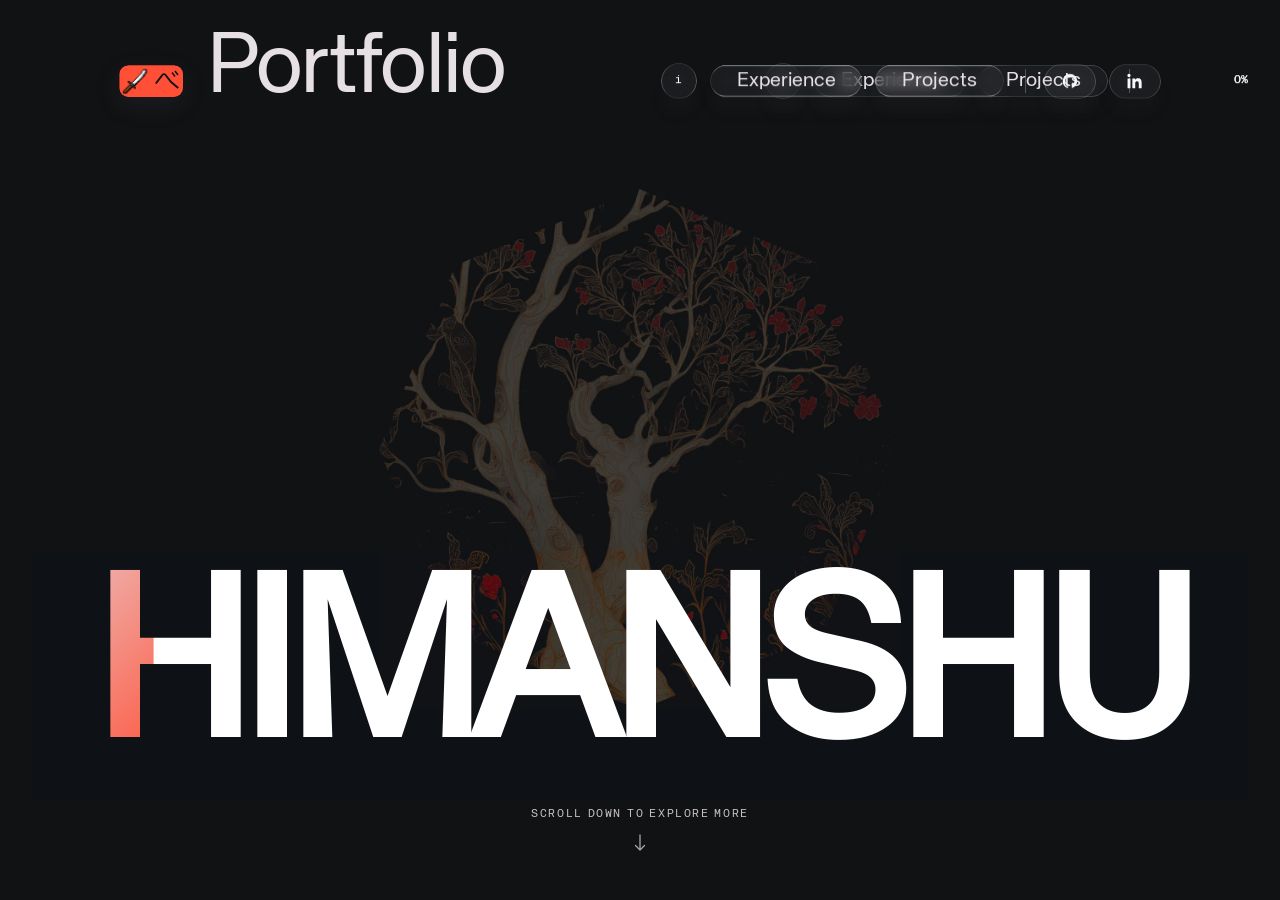
<file: index.html>
<!DOCTYPE html>
<html  lang="en">
<head><meta charset="utf-8">
<meta name="viewport" content="width=device-width, initial-scale=1">
<title>Himanshu — Data Science &amp; AI/ML Engineer</title>
<link rel="shortcut icon" type="image/x-icon" href="/fav/favicon.ico" sizes="16x16 24x24 32x32 48x48 64x64">
<link rel="apple-touch-icon" href="/fav/apple-touch-icon-57x57.png" sizes="57x57">
<link rel="apple-touch-icon-precomposed" href="/fav/apple-touch-icon-57x57.png" sizes="57x57">
<link rel="apple-touch-icon" href="/fav/apple-touch-icon-72x72.png" sizes="72x72">
<link rel="apple-touch-icon" href="/fav/apple-touch-icon-114x114.png" sizes="114x114">
<link rel="apple-touch-icon" href="/fav/apple-touch-icon-120x120.png" sizes="120x120">
<link rel="apple-touch-icon" href="/fav/apple-touch-icon-144x144.png" sizes="144x144">
<link rel="apple-touch-icon" href="/fav/apple-touch-icon-152x152.png" sizes="152x152">
<link rel="msapplication-TileImage" href="/fav/mstile-144x144.png">
<meta name="description" content="Himanshu — Computer Science undergraduate specializing in Data Science and AI/ML, building end-to-end intelligent applications — from forecasting models to LLM-based agents.">
<meta name="twitter:card" content="summary_large_image">
<meta name="twitter:title" content="Himanshu — Data Science &amp; AI/ML Engineer">
<meta name="twitter:description" content="Building end-to-end intelligent applications — from forecasting models to LLM-based agents.">
<meta name="twitter:image" content="/share-screen.jpg">
<meta property="og:title" content="Himanshu — Data Science &amp; AI/ML Engineer">
<meta property="og:description" content="Building end-to-end intelligent applications — from forecasting models to LLM-based agents.">
<link rel="canonical" href="https://portfolio0311.netlify.app/">
<meta property="og:type" content="website">
<meta property="og:url" content="https://portfolio0311.netlify.app/">
<meta property="og:image" content="/share-screen.jpg">
<style>.guide-grid{align-items:center;display:flex;gap:var(--g-gap);height:100%;left:var(--g-margin);overflow:hidden;pointer-events:none;position:fixed;right:var(--g-margin);top:0;visibility:hidden;z-index:999}.guide-grid span{background-color:hsla(0,0%,47%,.251);box-shadow:inset 1px 0 0 0 hsla(0,0%,47%,.251),inset -1px 0 0 0 hsla(0,0%,47%,.251);flex-grow:1;height:100%;padding-bottom:1rem;padding-top:1rem;scale:1 0;transform-origin:50% 100%}html.-guidelines .guide-grid{visibility:visible}html.-guidelines .guide-grid span{scale:1 1;transition:scale .9s var(--f-cubic);transition-delay:calc(var(--g-delay)*.0375s)}
footer .-w .katana-unit[data-v-79f9894c] {
  grid-column: 2 / span 12;
  grid-row: 1;
  justify-self: center;
  align-self: center;
  position: relative;
  z-index: 30;
  display: flex;
  flex-direction: column;
  align-items: center;
  gap: 12px;
  transform: translateY(calc(-50% + var(--g-gap, 0px)));
  margin: 0;
  padding: 0;
}
footer .-w .katana-unit[data-v-79f9894c] .resume-reveal {
  position: relative;
  z-index: 1;
  overflow: hidden;
  display: flex;
  justify-content: center;
  align-items: flex-end;
  height: 38px;
  padding: 0 10px;
  box-sizing: content-box;
  pointer-events: none;
}
footer .-w .katana-unit[data-v-79f9894c] .resume-reveal.is-revealed {
  overflow: visible !important;
  pointer-events: auto !important;
}
footer .-w .katana-unit[data-v-79f9894c] .resume-link {
  display: inline-flex;
  align-items: center;
  gap: 0.35em;
  white-space: nowrap;
  font-family: var(--font);
  font-feature-settings: "dlig", "ss03", "ss08";
  font-size: 27px;
  font-weight: 500;
  text-transform: none;
  letter-spacing: 0.08em;
  color: rgba(255, 255, 255, 0.75);
  text-decoration: none;
  background: transparent;
  border: none;
  cursor: pointer;
  position: relative;
  transform: translateX(20px) translateY(calc((1 - var(--journey-progress, 0)) * 100%));
  opacity: calc(0.1 + 0.9 * var(--journey-progress, 0));
  transition: transform 0.15s ease-out, opacity 0.15s ease-out, color 0.3s cubic-bezier(0.25, 1, 0.5, 1);
}
footer .-w .katana-unit[data-v-79f9894c] .resume-reveal.is-revealed .resume-link {
  transform: translateX(20px) translateY(0) !important;
  opacity: 1 !important;
  pointer-events: auto !important;
}
footer .-w .katana-unit[data-v-79f9894c] .resume-link .journey,
footer .-w .katana-unit[data-v-79f9894c] .resume-link .arrow {
  color: var(--c-red, #ff3823);
  transition: color 0.3s cubic-bezier(0.25, 1, 0.5, 1), transform 0.3s cubic-bezier(0.25, 1, 0.5, 1);
}
footer .-w .katana-unit[data-v-79f9894c] .resume-link:hover {
  color: var(--c-white, #ffffff);
}
footer .-w .katana-unit[data-v-79f9894c] .resume-link:hover .journey {
  color: #ff523d;
}
footer .-w .katana-unit[data-v-79f9894c] .resume-link:hover .arrow {
  transform: translateX(4px);
}
footer.-home:has(.resume-link:hover) .string-svg,
footer.-home:has(.resume-link:hover) .string-svg path,
.katana-unit:has(.resume-link:hover) ~ .string-svg,
.katana-unit:has(.resume-link:hover) ~ .string-svg path {
  stroke: var(--c-red, #ff3823) !important;
}
.string-svg[data-v-3acded25], .string-svg path[data-v-3acded25] {
  transition: stroke 0.35s cubic-bezier(0.25, 1, 0.5, 1) !important;
}
footer .-w .katana-unit[data-v-79f9894c] .katana-display {
  position: relative;
  z-index: 2;
  display: flex;
  justify-content: center;
  align-items: flex-end;
  width: 480px;
  max-width: 90vw;
  pointer-events: none;
  line-height: 0;
  margin: 0;
  padding: 0;
}
footer .-w .katana-unit[data-v-79f9894c] .katana-display img {
  width: 100%;
  height: auto;
  display: block;
  user-select: none;
}
@media (max-width: 1023px) {
  footer .-w .katana-unit[data-v-79f9894c] {
    grid-column: 1 / span 6;
    gap: 10px;
    transform: translateY(-50%);
  }
  footer .-w .katana-unit[data-v-79f9894c] .resume-reveal {
    height: 32px;
  }
  footer .-w .katana-unit[data-v-79f9894c] .resume-link {
    font-size: 23px;
    transform: translateX(12px) translateY(calc((1 - var(--journey-progress, 0)) * 100%));
  }
  footer .-w .katana-unit[data-v-79f9894c] .resume-reveal.is-revealed .resume-link {
    transform: translateX(12px) translateY(0) !important;
  }
  footer .-w .katana-unit[data-v-79f9894c] .katana-display {
    width: 320px;
  }
}

footer .-w .ipad-section[data-v-79f9894c] {
  grid-column: 2 / span 12;
  grid-row: 2;
  justify-self: center;
  width: 100%;
  max-width: 720px;
  margin-top: 56px;
  margin-bottom: 56px;
  position: relative;
  z-index: 25;
  box-sizing: border-box;
  display: flex;
  flex-direction: column;
  align-items: center;
}


/* iPad Emergence Viewport */
footer .-w .ipad-section .ipad-viewport {
  width: 100%;
  display: flex;
  justify-content: center;
  overflow: visible;
}

/* iPad Chassis */
footer .-w .ipad-section .ipad-device {
  width: 100%;
  max-width: 680px;
  background: #0e0f11;
  border-radius: 38px;
  padding: 16px 20px 20px;
  box-sizing: border-box;
  position: relative;
  box-shadow:
    0 0 0 1px rgba(255, 255, 255, 0.18),
    0 0 0 2.5px rgba(20, 22, 26, 0.9),
    0 35px 70px -15px rgba(0, 0, 0, 0.85);
  transform: translateY(calc((1 - var(--ipad-progress, 0)) * 80px));
  opacity: calc(0.3 + var(--ipad-progress, 0) * 0.7);
  transition: transform 0.1s cubic-bezier(0.25, 1, 0.5, 1), opacity 0.1s linear;
  will-change: transform, opacity;
}

/* Front Camera Dot */
footer .-w .ipad-section .ipad-camera {
  width: 6px;
  height: 6px;
  background: #1c1d22;
  border: 1px solid rgba(255, 255, 255, 0.15);
  border-radius: 50%;
  margin: 0 auto 12px;
  box-shadow: inset 0 0 2px #000;
}

/* iPad Screen */
footer .-w .ipad-section .ipad-screen {
  background: radial-gradient(circle at 50% 20%, #1c1d21 0%, #151619 100%);
  border-radius: 26px;
  padding: 38px 44px 44px;
  box-sizing: border-box;
  box-shadow:
    inset 0 1px 1px rgba(255, 255, 255, 0.08),
    inset 0 0 30px rgba(0, 0, 0, 0.4);
  display: flex;
  flex-direction: column;
  align-items: center;
}

/* Heading: Get in touch */
footer .-w .ipad-section .ipad-heading {
  font-family: var(--font);
  font-size: 32px;
  font-weight: 600;
  color: #ffffff;
  letter-spacing: -0.015em;
  margin: 0 0 28px 0;
  text-align: center;
}

/* Form Container */
footer .-w .ipad-section .ipad-form {
  width: 100%;
  max-width: 440px;
  display: flex;
  flex-direction: column;
  gap: 14px;
}

/* Input Tiles */
footer .-w .ipad-section .ipad-field-tile {
  display: flex;
  align-items: center;
  background: rgba(255, 255, 255, 0.055);
  border: 1px solid rgba(255, 255, 255, 0.09);
  border-radius: 16px;
  padding: 0 18px;
  box-sizing: border-box;
  transition: transform 0.22s cubic-bezier(0.25, 1, 0.5, 1), border-color 0.22s ease, background 0.22s ease;
}

footer .-w .ipad-section .ipad-field-tile:hover {
  transform: translateY(-2px);
  background: rgba(255, 255, 255, 0.08);
  border-color: rgba(255, 255, 255, 0.16);
}

footer .-w .ipad-section .ipad-field-tile:focus-within {
  border-color: var(--c-red, #ff3823);
  background: rgba(255, 255, 255, 0.09);
}

footer .-w .ipad-section .ipad-field-tile .field-icon {
  display: flex;
  align-items: center;
  justify-content: center;
  color: rgba(255, 255, 255, 0.45);
  margin-right: 14px;
  flex-shrink: 0;
}

footer .-w .ipad-section .ipad-field-tile input {
  width: 100%;
  height: 52px;
  background: transparent;
  border: none;
  outline: none;
  font-family: var(--font);
  font-size: 15px;
  color: #ffffff;
  padding: 0;
}

footer .-w .ipad-section .ipad-field-tile input::placeholder,
footer .-w .ipad-section .ipad-field-tile textarea::placeholder {
  color: rgba(255, 255, 255, 0.38);
  font-family: var(--font);
}

/* Message Field (Taller) */
footer .-w .ipad-section .ipad-field-tile.field-textarea {
  align-items: flex-start;
  padding-top: 14px;
  padding-bottom: 14px;
  border-radius: 18px;
}

footer .-w .ipad-section .ipad-field-tile.field-textarea .field-icon {
  margin-top: 2px;
}

footer .-w .ipad-section .ipad-field-tile textarea {
  width: 100%;
  min-height: 86px;
  background: transparent;
  border: none;
  outline: none;
  font-family: var(--font);
  font-size: 15px;
  color: #ffffff;
  padding: 0;
  resize: vertical;
  line-height: 1.45;
}

/* Send Message Button */
footer .-w .ipad-section .ipad-submit-btn {
  margin-top: 6px;
  width: 100%;
  height: 52px;
  background: #e2e4e8;
  border: none;
  border-radius: 9999px;
  padding: 0 10px 0 24px;
  display: flex;
  align-items: center;
  justify-content: space-between;
  cursor: pointer;
  transition: transform 0.25s cubic-bezier(0.25, 1, 0.5, 1), background 0.25s ease, box-shadow 0.25s ease;
  box-sizing: border-box;
}

footer .-w .ipad-section .ipad-submit-btn:hover:not(:disabled) {
  transform: translateY(-2px) scale(1.008);
  background: #ffffff;
  box-shadow: 0 6px 16px rgba(0, 0, 0, 0.3);
}

footer .-w .ipad-section .ipad-submit-btn:disabled {
  opacity: 0.65;
  cursor: not-allowed;
}

footer .-w .ipad-section .ipad-submit-btn .btn-text {
  font-family: var(--font);
  font-size: 15px;
  font-weight: 500;
  color: #151619;
  letter-spacing: -0.01em;
  flex-grow: 1;
  text-align: center;
  margin-left: 24px;
}

footer .-w .ipad-section .ipad-submit-btn .btn-arrow-badge {
  width: 36px;
  height: 36px;
  background: #151619;
  border-radius: 50%;
  display: flex;
  align-items: center;
  justify-content: center;
  color: #ffffff;
  flex-shrink: 0;
  transition: transform 0.25s cubic-bezier(0.25, 1, 0.5, 1);
}

footer .-w .ipad-section .ipad-submit-btn:hover:not(:disabled) .btn-arrow-badge {
  transform: translateX(4px);
}

/* Success State Inside iPad Screen */
footer .-w .ipad-section .ipad-screen .form-success {
  padding: 50px 20px;
  text-align: center;
  display: flex;
  flex-direction: column;
  align-items: center;
  gap: 14px;
}

footer .-w .ipad-section .ipad-screen .form-success .success-title {
  font-family: var(--font);
  font-size: 24px;
  font-weight: 600;
  letter-spacing: 0.12em;
  text-transform: uppercase;
  color: #ffffff;
}

footer .-w .ipad-section .ipad-screen .form-success .success-desc {
  font-family: var(--font);
  font-size: 15px;
  color: rgba(255, 255, 255, 0.65);
  letter-spacing: 0.02em;
  line-height: 1.5;
  margin: 0;
}

/* Mobile Breakpoints */
@media (max-width: 1023px) {
  footer .-w .ipad-section[data-v-79f9894c] {
    grid-column: 1 / span 6;
    max-width: 100%;
    margin-top: 40px;
    margin-bottom: 40px;
  }
  footer .-w .ipad-section .ipad-device {
    max-width: 92vw;
    border-radius: 28px;
    padding: 12px 14px 16px;
  }
  footer .-w .ipad-section .ipad-camera {
    margin-bottom: 8px;
  }
  footer .-w .ipad-section .ipad-screen {
    border-radius: 20px;
    padding: 26px 18px 28px;
  }
  footer .-w .ipad-section .ipad-heading {
    font-size: 24px;
    margin-bottom: 20px;
  }
  footer .-w .ipad-section .ipad-field-tile input {
    height: 48px;
    font-size: 14px;
  }
  footer .-w .ipad-section .ipad-submit-btn {
    height: 48px;
  }
  footer .-w .ipad-section .ipad-submit-btn .btn-text {
    font-size: 14px;
  }
}

</style>
<style>@charset "UTF-8";header[data-v-8a0a1e1e]{padding-top:var(--h4);pointer-events:none;position:fixed;transform:translateZ(0) translateY(calc(-150%*var(--progress)));transition:translate .6s var(--f-cubic);translate:0 0;z-index:102}header[data-v-8a0a1e1e],header[data-v-8a0a1e1e]:before{left:0;top:0;width:100%;will-change:auto}header[data-v-8a0a1e1e]:before{background-image:linear-gradient(180deg,rgba(var(--c-black-rgb),.1) 0,rgba(var(--c-black-rgb),.1) 9%,rgba(var(--c-black-rgb),.09) 17%,rgba(var(--c-black-rgb),.09) 24%,rgba(var(--c-black-rgb),.08) 31%,rgba(var(--c-black-rgb),.07) 37%,rgba(var(--c-black-rgb),.06) 44%,rgba(var(--c-black-rgb),.05) 50%,rgba(var(--c-black-rgb),.04) 56%,rgba(var(--c-black-rgb),.03) 63%,rgba(var(--c-black-rgb),.02) 69%,rgba(var(--c-black-rgb),.01) 76%,rgba(var(--c-black-rgb),0) 83%,rgba(var(--c-black-rgb),0) 91%,rgba(var(--c-black-rgb),0) 100%);content:"";height:200%;opacity:0;position:absolute;transform:translateZ(0);transition:opacity .9s var(--f-cubic)}header .-w .fdda[data-v-8a0a1e1e]{--left:1;align-items:flex-end;align-self:center;display:flex;height:1.6rem;justify-content:center;justify-self:center;pointer-events:all;position:relative;transform:translateZ(0);transition:opacity .6s var(--f-cubic),translate .6s var(--f-cubic)}header .-w .fdda[data-v-8a0a1e1e]:after{bottom:100%;color:var(--c-purple);content:"®";font-size:var(--mm);left:100%;position:absolute}header .-w .fdda svg[data-v-8a0a1e1e]{fill:var(--c-purple);aspect-ratio:76/96;transform:translateZ(0);width:1.9rem}header .-w .symbol[data-v-8a0a1e1e]{--left:2;--border-radius:var(--mm);align-self:center;display:flex;height:1.6rem;justify-self:start;pointer-events:all;position:relative;transform:translateZ(0)}header .-w .symbol[data-v-8a0a1e1e]:before{border-radius:calc(var(--border-radius));box-shadow:0 .4rem 1.2rem rgba(var(--c-grey-dark-rgb),.2);content:"";display:block;height:100%;left:0;position:absolute;top:0;transition:width .6s var(--f-cubic-in);width:100%;will-change:auto}header .-w .symbol span[data-v-8a0a1e1e]{background-color:var(--c-red);border-radius:calc(var(--border-radius)*.8);clip-path:inset(0 0 0 0 round calc(var(--border-radius)*.8));display:flex;position:relative;transition:clip-path .6s var(--f-cubic-in)}header .-w .symbol span figure[data-v-8a0a1e1e]{aspect-ratio:1/1;height:1.6rem;width:1.6rem}header .-w .symbol span svg[data-v-8a0a1e1e]{height:1.2rem;margin:.2rem;width:1.2rem}header .-w .logo[data-v-8a0a1e1e]{--left:3;--width:2;align-self:center;justify-self:start;opacity:0;pointer-events:none;transition:opacity .6s var(--f-cubic),translate .6s var(--f-cubic);translate:calc(var(--h5)*-1) 0;white-space:nowrap}header .-w .logo[data-v-8a0a1e1e]:after{content:none;font-size:var(--m);line-height:0;vertical-align:super}header .-w .info[data-v-8a0a1e1e]{--left:6;--width:1;align-items:center;display:flex;gap:var(--g-gap);justify-content:flex-end}header .-w .info>div[data-v-8a0a1e1e]{display:flex;flex-basis:100%;flex-grow:1;justify-content:flex-end;opacity:1;scale:1 1;transform:scale(1);transition:scale .45s var(--f-bounce),transform .3s var(--f-bounce),opacity .3s var(--f-cubic);transition-delay:calc(var(--t-delay)*1s + .3s)}header .-w .info>div[data-v-8a0a1e1e] .button{pointer-events:all}header .-w .info>div[data-v-8a0a1e1e] .button .glare{transition-delay:0s,0s,0s,0s,.75s}header .-w .info .i[data-v-8a0a1e1e] .button{--border-radius:50%;padding:calc(var(--m))}header .-w .info .i[data-v-8a0a1e1e] .button .-mm{align-items:center;display:flex;height:1rem;justify-content:center;width:1rem}header .-w .info>div[data-v-8a0a1e1e]:not(.i) .button{flex-grow:1}header .-w .scroll-progress[data-v-8a0a1e1e]{display:none}html:not(.-ready) header[data-v-8a0a1e1e]{translate:0 -100%}@media (min-width:1024px){header[data-v-8a0a1e1e]{transform:translateZ(0) translateY(calc(-100%*var(--progress)))}header .-w .fdda[data-v-8a0a1e1e]{opacity:0;translate:0 calc(var(--h5)*-1)}}header.-info[data-v-8a0a1e1e]{translate:0 calc(100%*var(--progress))}header.-info .-w .info>div[data-v-8a0a1e1e]{opacity:0;scale:1 .8;transform:scaleX(.96);transition:scale 0s,transform 0s,opacity 0s;transition-delay:.6s}header.-info .-w .info>div[data-v-8a0a1e1e] .button{-webkit-backdrop-filter:brightness(300%) saturate(200%);backdrop-filter:brightness(300%) saturate(200%);opacity:0;pointer-events:none;transition:opacity .9s var(--f-cubic);transition-delay:calc(var(--t-delay)*1s)}header.-info .-w .info>div[data-v-8a0a1e1e] .button:after{content:none}header.-info .-w .info>div[data-v-8a0a1e1e] .button .glare{-webkit-backdrop-filter:blur(0) saturate(100%);backdrop-filter:blur(0) saturate(100%);pointer-events:none;transition:initial;visibility:hidden}header.-info .-w .info>div[data-v-8a0a1e1e] .button *{visibility:hidden!important}header.-fdda .-w .fdda[data-v-8a0a1e1e],header.-info .-w .fdda[data-v-8a0a1e1e]{opacity:1;translate:0 0}header.-min:not(.-info) .-w .symbol[data-v-8a0a1e1e]:before{width:50%}header.-min:not(.-info) .-w .symbol span[data-v-8a0a1e1e]{clip-path:inset(0 50% 0 0 round calc(var(--border-radius)*.8))}header.-min:not(.-info) .-w .logo[data-v-8a0a1e1e]{opacity:1;pointer-events:all;transition-delay:.3s;translate:0 0}header.-reservation:not(.-info) .-w .logo[data-v-8a0a1e1e]{opacity:0;pointer-events:none;transition:opacity .3s var(--f-cubic),translate .3s var(--f-cubic);transition-delay:0;translate:calc(var(--h5)*-1) 0}header.-light[data-v-8a0a1e1e]:before{opacity:1}@media (max-width:1024px){header .-w .fdda[data-v-8a0a1e1e]:after{transition:color .6s var(--f-cubic-in)}header .-w .fdda svg[data-v-8a0a1e1e]{transition:fill .6s var(--f-cubic-in)}header.-light:not(.-info) .-w .fdda[data-v-8a0a1e1e]:after{color:var(--c-black)}header.-light:not(.-info) .-w .fdda svg[data-v-8a0a1e1e]{fill:var(--c-black)}}@media (min-width:1024px){header[data-v-8a0a1e1e]{padding-top:var(--h3)}header .-w .fdda[data-v-8a0a1e1e]:after{content:"®"}header .-w .fdda svg[data-v-8a0a1e1e]{transition:fill .6s var(--f-cubic)}header .-w .fdda:hover svg[data-v-8a0a1e1e]{fill:var(--c-grey)}header .-w .symbol span[data-v-8a0a1e1e],header .-w .symbol[data-v-8a0a1e1e]:before{transition-delay:.15s}header .-w .symbol[data-v-8a0a1e1e]:hover:before{transition-delay:0s;width:100%!important}header .-w .symbol:hover span[data-v-8a0a1e1e]{clip-path:inset(0 0 0 0 round .4rem)!important;transition-delay:0s}header .-w .info[data-v-8a0a1e1e]{--left:9;--width:4}header .-w .info .i[data-v-8a0a1e1e] .button{padding:calc(var(--g-gap))}header .-w .scroll-progress[data-v-8a0a1e1e]{--left:14;--width:1;align-self:center;display:block;justify-self:end}header:has(.-w .logo:hover) .-w .symbol[data-v-8a0a1e1e]:before{transition-delay:0s;width:100%!important}header:has(.-w .logo:hover) .-w .symbol span[data-v-8a0a1e1e]{clip-path:inset(0 0 0 0 round .4rem)!important;transition-delay:0s}}</style>
<style>.stats[data-v-82e0bf05]{align-items:flex-start;display:flex;flex-direction:column;gap:2px;left:var(--g-margin);position:fixed;rotate:90deg;top:calc(var(--vh, 1vh)*50);transform-origin:0 100%}.stats span[data-v-82e0bf05]{background-color:var(--c-white);color:var(--c-black);display:block}@media (min-width:1024px){.stats[data-v-82e0bf05]{gap:var(--g-gap)}}.-t-stats-enter-active span[data-v-82e0bf05]{opacity:1;transition:opacity .6s var(--f-cubic),translate .6s var(--f-cubic);transition-delay:calc(var(--l-delay)*1s + .15s);translate:0 0}.-t-stats-enter-from span[data-v-82e0bf05]{opacity:0;translate:calc(var(--p)*-1) 0}.-t-stats-leave-active span[data-v-82e0bf05]{opacity:1;transition:opacity .6s var(--f-cubic),translate .6s var(--f-cubic);translate:0 0}.-t-stats-leave-to span[data-v-82e0bf05]{opacity:0;translate:calc(var(--p)*1) 0}</style>
<style>@charset "UTF-8";.pop-info[data-v-bfa0fbdc]{color:var(--c-grey);height:100%;left:0;pointer-events:none;position:fixed;top:0;width:100%;z-index:101}.pop-info .-w[data-v-bfa0fbdc]{grid-template-rows:auto auto 1fr auto;height:100%}.pop-info .-w>*[data-v-bfa0fbdc]{pointer-events:all}.pop-info .-w .logo[data-v-bfa0fbdc]{display:none}.pop-info .-w .close[data-v-bfa0fbdc]{--left:5;--width:2;display:flex;justify-content:flex-end;margin-top:calc(var(--h5) + var(--mm)/2)}.pop-info .-w .close button[data-v-bfa0fbdc]{align-items:center;display:flex;flex-grow:1;justify-content:space-between;padding-bottom:var(--p);padding-top:var(--p)}.pop-info .-w .close button[data-v-bfa0fbdc]:before{border:1px solid rgba(var(--c-grey-dark-rgb),.4);border-radius:var(--h1);content:"";display:block;height:100%;left:0;position:absolute;scale:1;top:0;transition:border .3s var(--f-cubic),scale .6s var(--f-cubic),opacity .6s var(--f-cubic);width:100%}.pop-info .-w .close button span[data-v-bfa0fbdc]{color:var(--c-purple);margin-left:calc(var(--g-gap)*3);transform:translate(0);transition:transform .6s var(--f-cubic),translate .3s var(--f-cubic),opacity .3s var(--f-cubic)}.pop-info .-w .close button svg[data-v-bfa0fbdc]{fill:var(--c-purple);margin-right:calc(var(--g-gap)*1.75);rotate:0deg;scale:.5;transition:fill .6s var(--f-cubic),scale .6s var(--f-cubic),rotate .6s var(--f-cubic),translate .6s var(--f-cubic);translate:0 0;width:1.2rem}.pop-info .-w .nav[data-v-bfa0fbdc]{--top:2;--left:1;--width:6;display:grid;gap:var(--g-gap);grid-template-columns:repeat(6,1fr);justify-self:stretch;margin-top:var(--p);row-gap:var(--g-gap)}.pop-info .-w .nav .devider[data-v-bfa0fbdc]{display:none}.pop-info .-w .nav .b-wrap[data-v-bfa0fbdc]{display:flex}.pop-info .-w .nav .b-wrap[data-v-bfa0fbdc] .button{flex-grow:1}.pop-info .-w .nav .b-wrap .button:has(svg) svg[data-v-bfa0fbdc]{fill:var(--c-grey);margin:.1rem;scale:1;transform:translateZ(0);transition:scale .3s var(--f-cubic);width:var(--h6)}.pop-info .-w .nav .b-wrap .button:has(svg.discord) svg[data-v-bfa0fbdc]{rotate:0deg}.pop-info .-w .nav .b-wrap .button:has(svg.discord) svg[data-v-bfa0fbdc]:not(.i-1){position:absolute}.pop-info .-w .nav .b-wrap .button:has(svg.discord) svg[data-v-bfa0fbdc]{-webkit-mask-image:radial-gradient(transparent 42%,#000 0,#000 64%,transparent 0);mask-image:radial-gradient(transparent 42%,#000 0,#000 64%,transparent 0);transition:rotate .9s cubic-bezier(.6,-.5,.4,1.5),scale .9s var(--f-cubic)}.pop-info .-w .nav .b-wrap .button:has(svg.discord) svg.i-1[data-v-bfa0fbdc]{-webkit-mask-image:radial-gradient(#000 0,#000 43%,transparent 0);mask-image:radial-gradient(#000 0,#000 43%,transparent 0);transition:rotate .75s cubic-bezier(.6,-.5,.4,1.5),scale .75s var(--f-cubic)}.pop-info .-w .nav .b-wrap .button:has(svg.discord) svg.i-3[data-v-bfa0fbdc]{-webkit-mask-image:radial-gradient(transparent 63%,#000 0,#000 100%,transparent 0);mask-image:radial-gradient(transparent 63%,#000 0,#000 100%,transparent 0);transition:rotate .975s cubic-bezier(.6,-.5,.4,1.5),scale .975s var(--f-cubic)}.pop-info .-w .nav .b-1[data-v-bfa0fbdc]{grid-column-end:4;grid-column-start:1;grid-row-start:1}.pop-info .-w .nav .b-2[data-v-bfa0fbdc]{grid-column-end:4;grid-column-start:1;grid-row-start:2}.pop-info .-w .nav .b-3[data-v-bfa0fbdc]{grid-column-end:4;grid-column-start:1;grid-row-start:3}.pop-info .-w .nav .b-4[data-v-bfa0fbdc]{grid-column-end:4;grid-column-start:1;grid-row-start:4}.pop-info .-w .nav .b-5[data-v-bfa0fbdc]{grid-column-start:5;grid-row-start:1}.pop-info .-w .nav .b-6[data-v-bfa0fbdc]{grid-column-start:6;grid-row-start:1}.pop-info .-w .character-avatar[data-v-bfa0fbdc]{--top:3;--height:2;--left:6;align-self:end;margin-bottom:var(--p);transform:translateY(calc(var(--h5)*-1));will-change:auto}.pop-info .-w .about[data-v-bfa0fbdc]{--top:3;--left:2;--width:4;margin-top:auto}.pop-info .-w .about[data-v-bfa0fbdc] .-s-line{contain:paint;margin:-.1em 0;padding:.1em 0;transform:translateZ(0);translate:0 0}.pop-info .-w .about[data-v-bfa0fbdc] .-s-line .-s-word{transform:translateZ(0);translate:0 0}.pop-info .-w .about .indent[data-v-bfa0fbdc]{display:inline-flex;width:calc(var(--vw, 1vw)*100*.16667 - var(--g-margin)*2*.16667 - var(--g-gap)*2*.16667)}.pop-info .-w .about[data-v-bfa0fbdc] .-highlight{color:var(--c-purple)}.pop-info .-w .copy[data-v-bfa0fbdc]{--top:4;--left:2;--width:4;margin-bottom:50%;margin-top:var(--p)}@media (min-width:1024px){.pop-info .-w .logo[data-v-bfa0fbdc]{--top:1;--left:3;--width:2;align-self:start;display:block;justify-self:start;margin-top:calc(var(--h5) + var(--m));opacity:1;translate:0 0}.pop-info .-w .logo[data-v-bfa0fbdc]:after{color:var(--c-purple);content:none;font-size:var(--h5);line-height:0;vertical-align:super}.pop-info .-w .logo span[data-v-bfa0fbdc]{-webkit-background-clip:text;background-clip:text;background-color:rgba(var(--c-berry-rgb),calc(1 - (600 - var(--spotlight-distance))/800));background-image:radial-gradient(circle at 40% 100%,rgba(var(--c-grey-rgb),calc(1 - (600 - var(--spotlight-distance))/800)) 0,rgba(var(--c-grey-rgb),0) 80%),radial-gradient(circle at calc(50% + 50%*var(--x)) calc(50% + 50%*var(--y)),rgba(var(--c-grey-rgb),0) 0,rgba(var(--c-grey-rgb),0) 30%);background-position:0 0,50%;background-repeat:no-repeat;background-size:100% auto,400% 1200%;color:transparent;position:relative}.pop-info .-w .logo:hover span[data-v-bfa0fbdc]{background-image:radial-gradient(circle at 40% 100%,rgba(var(--c-grey-rgb),calc(1 - (600 - var(--spotlight-distance))/800)) 0,rgba(var(--c-grey-rgb),0) 80%),radial-gradient(circle at calc(50% + 50%*var(--x)) calc(50% + 50%*var(--y)),rgba(var(--c-grey-rgb),1) 0,rgba(var(--c-grey-rgb),0) 30%)}.pop-info .-w .close[data-v-bfa0fbdc]{--left:10;--width:4;margin-top:calc(var(--h4))}.pop-info .-w .close button span[data-v-bfa0fbdc]{margin-left:calc(var(--g-gap)*2)}.pop-info .-w .close button svg[data-v-bfa0fbdc]{margin-right:calc(var(--g-gap)*1)}.pop-info .-w .close:hover button[data-v-bfa0fbdc]:before{border:1px solid rgba(var(--c-grey-dark-rgb),.8);scale:.98}.pop-info .-w .close:hover button span[data-v-bfa0fbdc]{transform:translate(var(--g-gap))}.pop-info .-w .close:hover button svg[data-v-bfa0fbdc]{rotate:180deg;translate:calc((var(--p) - var(--g-gap))*-1) 0}.pop-info .-w .nav[data-v-bfa0fbdc]{--left:3;--width:10;align-items:center;display:flex;gap:initial;gap:var(--g-gap);justify-self:start;row-gap:normal}.pop-info .-w .nav .devider[data-v-bfa0fbdc]{border-right:1px solid rgba(var(--c-grey-dark-rgb),.4);display:block;height:100%;margin-left:var(--g-gap);margin-right:var(--g-gap);padding-bottom:calc(var(--g-gap)/2);padding-top:calc(var(--g-gap)/2)}.pop-info .-w .nav .b-wrap .button:has(svg) svg[data-v-bfa0fbdc]{width:var(--p)}.pop-info .-w .nav .b-wrap .button:has(svg):hover svg[data-v-bfa0fbdc]{scale:1.2}.pop-info .-w .nav .b-wrap .button:has(svg.discord):hover svg[data-v-bfa0fbdc]{rotate:1turn}.pop-info .-w .nav .b-1[data-v-bfa0fbdc],.pop-info .-w .nav .b-2[data-v-bfa0fbdc],.pop-info .-w .nav .b-3[data-v-bfa0fbdc],.pop-info .-w .nav .b-4[data-v-bfa0fbdc],.pop-info .-w .nav .b-5[data-v-bfa0fbdc]{grid-column-end:auto;grid-column-start:auto;grid-row-start:auto}.pop-info .-w .character-avatar[data-v-bfa0fbdc]{--left:12}.pop-info .-w .about[data-v-bfa0fbdc]{--top:3;--left:3;--width:8}.pop-info .-w .about .indent[data-v-bfa0fbdc]{width:calc(var(--vw, 1vw)*100*.14286 - var(--g-margin)*2*.14286)}.pop-info .-w .copy[data-v-bfa0fbdc]{--top:4;--left:3;--width:3;margin-bottom:var(--h4)}}.-t-info-enter-active .-w .logo[data-v-bfa0fbdc]{opacity:1;transition:translate .9s var(--f-cubic-in),opacity .9s var(--f-cubic-in);translate:0 0}.-t-info-enter-active .-w .close button[data-v-bfa0fbdc]{flex-grow:1;transition:flex-grow .6s var(--f-cubic);transition-delay:.3s}.-t-info-enter-active .-w .close button[data-v-bfa0fbdc]:before{opacity:1;transition:border .3s var(--f-cubic),scale .6s var(--f-cubic),opacity .6s var(--f-cubic);transition-delay:.3s}.-t-info-enter-active .-w .close button span[data-v-bfa0fbdc]{opacity:1;transition:transform .6s var(--f-cubic),translate .6s var(--f-cubic),opacity .6s var(--f-cubic);transition-delay:.3s;translate:0 0}.-t-info-enter-active .-w .close button svg[data-v-bfa0fbdc]{fill:var(--c-purple);rotate:0deg;scale:.5;transition:fill .6s var(--f-cubic-in),scale .6s var(--f-fast),rotate .6s var(--f-fast),translate .6s var(--f-fast)}.-t-info-enter-active .-w .nav .b-wrap[data-v-bfa0fbdc]{opacity:1;scale:1 1;transform:scale(1);transition:scale .45s var(--f-bounce),transform .3s var(--f-bounce),opacity .3s var(--f-cubic);transition-delay:calc(var(--t-delay)*1s)}.-t-info-enter-active .-w .character-avatar[data-v-bfa0fbdc]{transition:scale 1.5s var(--f-cubic),translate 1.5s var(--f-cubic)}.-t-info-enter-active .-w .character-avatar[data-v-bfa0fbdc] .wrap .backside,.-t-info-enter-active .-w .character-avatar[data-v-bfa0fbdc] .wrap figure{transition:transform 1.5s var(--f-cubic)}.-t-info-enter-active .-w .character-avatar[data-v-bfa0fbdc] span{transition:opacity .6s var(--f-cubic-in),translate .6s var(--f-cubic-in);transition-delay:.9s}.-t-info-enter-active .-w .about[data-v-bfa0fbdc] .-s-line{transition:translate .9s var(--f-cubic);transition-delay:calc(var(--line-index)*.0375s)}.-t-info-enter-active .-w .about[data-v-bfa0fbdc] .-s-line .-s-word{transition:translate .9s var(--f-cubic)}.-t-info-enter-active .-w .copy[data-v-bfa0fbdc]{opacity:1;transition:translate .9s var(--f-cubic-in),opacity .9s var(--f-cubic-in);transition-delay:.3s;translate:0 0}.-t-info-enter-from .-w .logo[data-v-bfa0fbdc]{opacity:0;translate:calc(var(--h5)*-1) 0}.-t-info-enter-from .-w .close button[data-v-bfa0fbdc]{flex-grow:0.1}.-t-info-enter-from .-w .close button[data-v-bfa0fbdc]:before{opacity:0}.-t-info-enter-from .-w .close button span[data-v-bfa0fbdc]{opacity:0;translate:var(--h5) 0}.-t-info-enter-from .-w .close button svg[data-v-bfa0fbdc]{fill:var(--c-white);rotate:180deg;scale:1.5}.-t-info-enter-from .-w .nav .b-wrap[data-v-bfa0fbdc]{opacity:0;scale:1 .8;transform:scaleX(.96)}.-t-info-enter-from .-w .character-avatar[data-v-bfa0fbdc]{scale:2;translate:0 200%}.-t-info-enter-from .-w .character-avatar[data-v-bfa0fbdc] .wrap .backside,.-t-info-enter-from .-w .character-avatar[data-v-bfa0fbdc] .wrap figure{transform:rotateX(90deg) rotateY(-180deg)}.-t-info-enter-from .-w .character-avatar[data-v-bfa0fbdc] span{opacity:0;translate:0 var(--h5)}.-t-info-enter-from .-w .about[data-v-bfa0fbdc] .-s-line{translate:0 100%}.-t-info-enter-from .-w .about[data-v-bfa0fbdc] .-s-line .-s-word{translate:0 150%}.-t-info-enter-from .-w .copy[data-v-bfa0fbdc]{opacity:0;translate:0 var(--h5)}.-t-info-leave-active .-w .logo[data-v-bfa0fbdc]{opacity:1;transition:translate .6s var(--f-cubic),opacity .6s var(--f-cubic);translate:0 0}.-t-info-leave-active .-w .close button[data-v-bfa0fbdc]{flex-grow:1;transition:flex-grow .9s var(--f-fast)}.-t-info-leave-active .-w .close button[data-v-bfa0fbdc]:before{opacity:1;transition:border .3s var(--f-cubic),scale .6s var(--f-cubic),opacity .9s var(--f-cubic)}.-t-info-leave-active .-w .close button span[data-v-bfa0fbdc]{opacity:1;transition:transform .9s var(--f-fast),translate .9s var(--f-fast),opacity .9s var(--f-fast);translate:0 0}.-t-info-leave-active .-w .close button svg[data-v-bfa0fbdc]{scale:.5;transition:scale .9s var(--f-cubic),rotate .9s var(--f-cubic),translate .9s var(--f-cubic)}.-t-info-leave-active .-w .nav .devider[data-v-bfa0fbdc]{visibility:hidden}.-t-info-leave-active .-w .nav .b-wrap[data-v-bfa0fbdc] .button{transition:opacity .3s var(--f-cubic-in);transition-delay:calc(var(--t-delay)*.6s)}.-t-info-leave-active .-w .character-avatar[data-v-bfa0fbdc]{transition:scale 1.5s var(--f-cubic-in),translate 1.5s var(--f-cubic-in)}.-t-info-leave-active .-w .character-avatar[data-v-bfa0fbdc] .wrap .backside,.-t-info-leave-active .-w .character-avatar[data-v-bfa0fbdc] .wrap figure{transition:transform 1.5s var(--f-cubic-in)}.-t-info-leave-active .-w .character-avatar[data-v-bfa0fbdc] span{transition:opacity .6s var(--f-cubic),translate .6s var(--f-cubic)}.-t-info-leave-active .-w .about[data-v-bfa0fbdc] .-s-line .-s-word{transition:translate .9s var(--f-cubic-in)}.-t-info-leave-active .-w .copy[data-v-bfa0fbdc]{opacity:1;transition:translate .9s var(--f-cubic),opacity .9s var(--f-cubic);translate:0 0}.-t-info-leave-to .-w .logo[data-v-bfa0fbdc]{opacity:0;translate:calc(var(--h1)*1) 0}.-t-info-leave-to .-w .close button[data-v-bfa0fbdc]{flex-grow:0.1}.-t-info-leave-to .-w .close button[data-v-bfa0fbdc]:before{opacity:0}.-t-info-leave-to .-w .close button span[data-v-bfa0fbdc]{opacity:0;translate:var(--h5) 0}.-t-info-leave-to .-w .close button svg[data-v-bfa0fbdc]{scale:0}.-t-info-leave-to .-w .nav .b-wrap[data-v-bfa0fbdc] .button{-webkit-backdrop-filter:brightness(300%) saturate(200%);backdrop-filter:brightness(300%) saturate(200%);opacity:0;pointer-events:none}.-t-info-leave-to .-w .nav .b-wrap[data-v-bfa0fbdc] .button:after{content:none}.-t-info-leave-to .-w .nav .b-wrap[data-v-bfa0fbdc] .button .glare{display:none}.-t-info-leave-to .-w .nav .b-wrap[data-v-bfa0fbdc] .button *{visibility:hidden!important}.-t-info-leave-to .-w .character-avatar[data-v-bfa0fbdc]{scale:1;translate:0 200%}.-t-info-leave-to .-w .character-avatar[data-v-bfa0fbdc] .wrap .backside,.-t-info-leave-to .-w .character-avatar[data-v-bfa0fbdc] .wrap figure{transform:rotateX(30deg) rotateY(120deg)}.-t-info-leave-to .-w .character-avatar[data-v-bfa0fbdc] span{opacity:0;translate:0 var(--h5)}.-t-info-leave-to .-w .about[data-v-bfa0fbdc] .-s-line .-s-word{translate:0 150%}.-t-info-leave-to .-w .copy[data-v-bfa0fbdc]{opacity:0;translate:0 var(--h5)}</style>
<style>@charset "UTF-8";h1,h2,h3,h4,h5,h6,p{margin:0}ol,ol *,ul,ul *{list-style-type:none;margin:0;padding:0}hr{background-color:rgba(var(--c-white),.1);border:none;height:1px}input,textarea{font-feature-settings:"ss03";background-color:transparent;border:none;border-radius:.2rem;box-sizing:border-box;color:var(--c-white);cursor:text;display:block;font-family:var(--font);font-size:16px;margin:0;padding:.4rem}@media (min-width:1024px){input,textarea{display:inline-block;font-size:var(--body-font-size)}}input:-moz-focusring,input:-moz-submit-invalid,input:invalid,input:optional,input:required,textarea:-moz-focusring,textarea:-moz-submit-invalid,textarea:invalid,textarea:optional,textarea:required{border:none;box-shadow:none;outline:none}input:-internal-autofill-selected,input:-webkit-autofill,input:-webkit-autofill:focus,input:-webkit-autofill:hover,select:-webkit-autofill,select:-webkit-autofill:focus,select:-webkit-autofill:hover,textarea:-webkit-autofill,textarea:-webkit-autofill:focus,textarea:-webkit-autofill:hover{background-color:var(--c-black)!important;background-image:none!important;-webkit-box-shadow:0 0 0 1000px var(--c-black) inset;color:var(--c-white)!important}input:-webkit-autofill{-webkit-text-fill-color:var(--c-white)!important}input::-moz-placeholder,textarea::-moz-placeholder{color:var(--c-grey-dark);opacity:1}input::placeholder,textarea::placeholder{color:var(--c-grey-dark);opacity:1}input[disabled]::-moz-placeholder,textarea[disabled]::-moz-placeholder{color:var(--c-grey-dark);opacity:0}input[disabled]::placeholder,textarea[disabled]::placeholder{color:var(--c-grey-dark);opacity:0}input:focus,textarea:focus{outline:none}input.-naked,textarea.-naked{box-shadow:none}button{background-color:transparent;border:none;color:var(--c-white);cursor:pointer;font-family:var(--font);font-size:var(--body-font-size);line-height:var(--body-line-height,1.2);margin:0;padding:0;touch-action:manipulation}button,button span{display:block;position:relative}figure{margin:0}img,svg,video{display:block;width:100%}.-dn{display:none}@font-face{font-family:KHTeka;font-style:normal;src:url(/fonts/KHTeka-Regular.woff) format("woff"),url(/fonts/KHTeka-Regular.woff2) format("woff2")}@font-face{font-family:KHTekaMono;font-style:normal;src:url(/fonts/KHTekaMono-Regular.woff) format("woff"),url(/fonts/KHTekaMono-Regular.woff2) format("woff2")}@font-face{font-display:block;font-family:fdsi;font-style:normal;font-weight:400;src:url(/fonts/fdsi.eot?wud5tw);src:url(/fonts/fdsi.eot?wud5tw#iefix) format("embedded-opentype"),url(/fonts/fdsi.ttf?wud5tw) format("truetype"),url(/fonts/fdsi.woff?wud5tw) format("woff"),url(/fonts/fdsi.svg?wud5tw#fdsi) format("svg")}:root{--type-step:1.333;--body-font-size:1rem;--body-line-height:1.2;--line-height-step:var(--body-line-height) /var(--type-step);--p:1rem;--m:calc(var(--p)/var(--type-step));--mm:calc(var(--m)/var(--type-step));--h6:calc(var(--p)*var(--type-step));--h5:calc(var(--h6)*var(--type-step));--h4:calc(var(--h5)*var(--type-step));--h3:calc(var(--h4)*var(--type-step));--h2:calc(var(--h3)*var(--type-step));--h1:calc(var(--h2)*var(--type-step));--h0:calc(var(--h1)*var(--type-step));--large:max(calc(var(--h1)*var(--type-step)*var(--type-step)),17.6vw);--ls-intencity:-2;--large-lh:calc(var(--body-line-height)*pow(var(--line-height-step), 4.5));--h0-lh:calc(var(--body-line-height)*pow(var(--line-height-step), 4));--h1-lh:calc(var(--body-line-height)*pow(var(--line-height-step), 4));--h2-lh:calc(var(--body-line-height)*pow(var(--line-height-step), 4));--h3-lh:calc(var(--body-line-height)*pow(var(--line-height-step), 4));--h4-lh:calc(var(--body-line-height)*pow(var(--line-height-step), 3));--h5-lh:calc(var(--body-line-height)*pow(var(--line-height-step), 2));--h6-lh:calc(var(--body-line-height)*pow(var(--line-height-step), 1))}@media (max-width:1024px){:root{--type-step:1.29;--large:calc(var(--h0)*var(--type-step))}}h1,h2,h3,h4,h5,h6{font-family:var(--font);font-weight:400;line-height:var(--body-line-height)}.-h1,.-h2,.-h3,.-h4,.-h5,.-h6,h1,h2,h3,h4,h5,h6{font-feature-settings:"dlig","ss03","ss08";font-family:var(--font)}.-h0{font-size:var(--h0);letter-spacing:calc(var(--h0)/100*var(--ls-intencity));line-height:var(--h0-lh)}.-h1,h1{font-size:var(--h1);letter-spacing:calc(var(--h1)/100*var(--ls-intencity));line-height:var(--h1-lh)}.-h2,h2{font-size:var(--h2);letter-spacing:calc(var(--h2)/100*var(--ls-intencity));line-height:var(--h2-lh)}.-h3,h3{font-size:var(--h3);letter-spacing:calc(var(--h3)/100*var(--ls-intencity));line-height:var(--h3-lh)}.-h4,h4{font-size:var(--h4);letter-spacing:calc(var(--h4)/100*var(--ls-intencity));line-height:var(--h4-lh)}.-h5,h5{font-size:var(--h5);letter-spacing:calc(var(--h5)/100*var(--ls-intencity));line-height:var(--h5-lh)}.-h6,h6{font-size:var(--h6);letter-spacing:calc(var(--h6)/100*var(--ls-intencity));line-height:var(--h6-lh)}.-lrg{font-size:var(--large);letter-spacing:calc(var(--large)/100*var(--ls-intencity)*3);line-height:var(--large-lh)}.-p{font-size:var(--p)}.-m,.-p{letter-spacing:normal;line-height:var(--body-line-height)}.-m{font-feature-settings:"ss14";font-size:var(--m)}.-mm{font-feature-settings:"ss03","ss14";font-family:var(--font-mono);font-size:var(--mm);letter-spacing:normal;line-height:var(--body-line-height)}.-up{text-transform:uppercase}.-noup{text-transform:none}.-tac{text-align:center}.-taj{text-align:justify;-moz-text-align-last:justify;text-align-last:justify}a{color:var(--c-white);text-decoration:none}.-light a{color:var(--c-black)}@media (min-width:1024px){.-link,a{--h-underline:1px;background:linear-gradient(0deg,var(--c-black),var(--c-black)) no-repeat 100% 100%/0 var(--h-underline);transition:background-size .45s var(--f-smooth)}.-black .-link,.-black a{background:linear-gradient(0deg,var(--c-white),var(--c-white)) no-repeat 100% 100%/0 var(--h-underline)}.-link:hover,a:hover{background-position-x:left;background-size:100% var(--h-underline);transition:background-size .45s var(--f-cubic)}a.-exact-active,a.-nl{--h-underline:none;background:none}}@media (max-width:1600px){.-mid-h0{font-size:var(--h0);letter-spacing:calc(var(--h0)/100*var(--ls-intencity));line-height:calc(var(--body-line-height)*pow(var(--line-height-step), 7))}.-mid-h1{font-size:var(--h1);letter-spacing:calc(var(--h1)/100*var(--ls-intencity));line-height:calc(var(--body-line-height)*pow(var(--line-height-step), 6))}.-mid-h2{font-size:var(--h2);letter-spacing:calc(var(--h2)/100*var(--ls-intencity));line-height:calc(var(--body-line-height)*pow(var(--line-height-step), 5))}.-mid-h3{font-size:var(--h3);letter-spacing:calc(var(--h3)/100*var(--ls-intencity));line-height:calc(var(--body-line-height)*pow(var(--line-height-step), 4))}.-mid-h4{font-size:var(--h4);letter-spacing:calc(var(--h4)/100*var(--ls-intencity));line-height:calc(var(--body-line-height)*pow(var(--line-height-step), 3))}.-mid-h5{font-size:var(--h5);letter-spacing:calc(var(--h5)/100*var(--ls-intencity));line-height:calc(var(--body-line-height)*pow(var(--line-height-step), 2))}.-mid-h6{font-size:var(--h6);letter-spacing:calc(var(--h6)/100*var(--ls-intencity));line-height:calc(var(--body-line-height)*pow(var(--line-height-step), 1))}.-mid-lrg{font-size:var(--large);letter-spacing:calc(var(--large)/100*var(--ls-intencity)*3);line-height:calc(var(--body-line-height)*pow(var(--line-height-step), 4.5))}.-mid-p{font-size:var(--p);letter-spacing:normal;line-height:var(--body-line-height)}.-mid-m{font-size:var(--m)}.-mid-m,.-mid-mm{letter-spacing:normal;line-height:1}.-mid-mm{font-size:var(--mm)}.-mid-up{text-transform:uppercase}.-mid-tac{text-align:center}.-mid-taj{text-align:justify;-moz-text-align-last:justify;text-align-last:justify}}@media (max-width:1024px){.-m-h0{font-size:var(--h0);letter-spacing:calc(var(--h0)/100*var(--ls-intencity));line-height:calc(var(--body-line-height)*pow(var(--line-height-step), 7))}.-m-h1{font-size:var(--h1);letter-spacing:calc(var(--h1)/100*var(--ls-intencity));line-height:calc(var(--body-line-height)*pow(var(--line-height-step), 6))}.-m-h2{font-size:var(--h2);letter-spacing:calc(var(--h2)/100*var(--ls-intencity));line-height:calc(var(--body-line-height)*pow(var(--line-height-step), 5))}.-m-h3{font-size:var(--h3);letter-spacing:calc(var(--h3)/100*var(--ls-intencity));line-height:calc(var(--body-line-height)*pow(var(--line-height-step), 4))}.-m-h4{font-size:var(--h4);letter-spacing:calc(var(--h4)/100*var(--ls-intencity));line-height:calc(var(--body-line-height)*pow(var(--line-height-step), 3))}.-m-h5{font-size:var(--h5);letter-spacing:calc(var(--h5)/100*var(--ls-intencity));line-height:calc(var(--body-line-height)*pow(var(--line-height-step), 2))}.-m-h6{font-size:var(--h6);letter-spacing:calc(var(--h6)/100*var(--ls-intencity));line-height:calc(var(--body-line-height)*pow(var(--line-height-step), 1))}.-m-lrg{font-size:var(--large);letter-spacing:calc(var(--large)/100*var(--ls-intencity)*3);line-height:calc(var(--body-line-height)*pow(var(--line-height-step), 4.5))}.-m-p{font-size:var(--p);letter-spacing:normal;line-height:var(--body-line-height)}.-m-m{font-size:var(--m)}.-m-m,.-m-mm{letter-spacing:normal;line-height:1}.-m-mm{font-size:var(--mm)}.-m-up{text-transform:uppercase}.-m-tac{text-align:center}.-m-taj{text-align:justify;-moz-text-align-last:justify;text-align-last:justify}}.fdcm--setup{--fdcm--font:"Manrope",system-ui,-apple-system,BlinkMacSystemFont,"Segoe UI",Roboto,Oxygen,Ubuntu,Cantarell,"Open Sans","Helvetica Neue",sans-serif;--fdcm--font-size:1rem;--fdcm--font-step:1.28;--fdcm--line-height:1.4;--fdcm--timing-function:cubic-bezier(.22,.31,0,1);--fdcm--border-radius-default:0.3rem;--fdcm--bg-default:#101214;--fdcm--body-text-main-default:#ded4e6;--fdcm--body-text-secondary-default:#b8a5b8;--fdcm--body-text-reverse-default:var(--fdcm--bg-default);--fdcm--ui-main-default:var(--fdcm--body-text-secondary-default);--fdcm--ui-secondary-default:#544d56;--fdcm--ui-highlight-main-default:#fff;--fdcm--ui-highlight-secondary-default:#746a76}.fdcm--container,.fdcm--setup button{font-family:var(--fdcm--font);font-size:var(--fdcm--font-size);font-weight:500;line-height:var(--fdcm--line-height)}.fdcm--container{background-color:var(--fdcm--bg,var(--fdcm--bg-default));border-radius:calc(var(--fdcm--border-radius, var(--fdcm--border-radius-default))*2);bottom:var(--fdcm--position-bottom,1em);color:var(--fdcm--body-text-secondary,var(--fdcm--body-text-secondary-default));font-optical-sizing:auto;left:var(--fdcm--position-left,1em);max-width:540px;opacity:1;padding:.8rem 1rem 1rem;position:fixed;right:var(--fdcm--position-right,1em);transform:translate(0);transition:transform .15s var(--fdcm--timing-function),opacity .15s var(--fdcm--timing-function);z-index:90}.fdcm--container.-leave{opacity:0;transform:translateY(1rem)}.fdcm--setup.-light-theme{--fdcm--bg-default:#fff;--fdcm--body-text-main-default:#101214;--fdcm--body-text-secondary-default:#596375;--fdcm--ui-main-default:#ded4e6;--fdcm--ui-secondary-default:#e6dfe4;--fdcm--ui-highlight-main-default:#b8a5b8;--fdcm--ui-highlight-secondary-default:#c9c3c8}.fdcm--title{font-size:calc(var(--fdcm--font-size)*var(--fdcm--font-step));margin-bottom:calc(var(--fdcm--font-size)/2)}.fdcm--subtitle,.fdcm--title{color:var(--fdcm--body-text-main,var(--fdcm--body-text-main-default));font-weight:600}.fdcm--description button{display:block}.fdcm--link{background:none;color:var(--fdcm--body-text-main,var(--fdcm--body-text-main-default));cursor:pointer;display:inline;font-weight:600;margin:0;padding:0;text-decoration:underline}.fdcm--setup:not(.-light-theme) .fdcm--link.-secondary{color:var(--fdcm--ui-highlight-secondary,var(--fdcm--ui-highlight-secondary-default))}.fdcm--actions{display:flex;gap:.5rem;margin-top:calc(var(--fdcm--font-size)*1);width:100%}.fdcm--button{background-color:var(--fdcm--ui-main,var(--fdcm--ui-main-default));border-radius:calc(var(--fdcm--border-radius, var(--fdcm--border-radius-default))*1);color:var(--fdcm--body-text-reverse,var(--fdcm--body-text-reverse-default));flex:1;font-size:clamp(12px,var(--fdcm--font-size)/var(--fdcm--font-step),var(--fdcm--font-size)/var(--fdcm--font-step));padding:.6rem 1.8rem;white-space:nowrap}.-light-theme .fdcm--button,.fdcm--button.-secondary{color:var(--fdcm--body-text-main,var(--fdcm--body-text-main-default))}.fdcm--button.-secondary{background-color:var(--fdcm--ui-secondary,var(--fdcm--ui-secondary-default))}@media (min-width:1024px){.fdcm--setup{--fdcm--font-size:0.7rem;bottom:var(--fdcm--position-bottom,1em);left:var(--fdcm--position-left,initial);right:var(--fdcm--position-right,1em);top:var(--fdcm--position-top,initial)}.fdcm--link:hover{color:var(--fdcm--ui-highlight-main,var(--fdcm--ui-highlight-main-default))!important}.-light-theme .fdcm--link.-secondary:hover{color:var(--fdcm--body-text-secondary,var(--fdcm--body-text-secondary-default))}.fdcm--button{transition:background-color .3s var(--fdcm--timing-function)}.fdcm--button.-primary:hover{background-color:var(--fdcm--ui-highlight-main,var(--fdcm--ui-highlight-main-default))}.fdcm--button.-secondary:hover{background-color:var(--fdcm--ui-highlight-secondary,var(--fdcm--ui-highlight-secondary-default))}}.fdcm--popup{align-items:center;bottom:0;color:var(--fdcm--body-text-secondary,var(--fdcm--body-text-secondary-default));display:flex;font-family:var(--fdcm--font);font-optical-sizing:auto;font-size:var(--fdcm--font-size);font-weight:500;justify-content:center;left:0;line-height:var(--fdcm--line-height);overflow:hidden;position:fixed;right:0;top:0;z-index:100000000}.fdcm--overlay{background-color:transparent;display:block;height:100%;left:0;position:absolute;top:0;transition:background-color .3s var(--fdcm--timing-function);width:100%}.fdcm--overlay.-ready{background-color:rgba(0,0,0,.8)}.fdcm--setting-container{background-color:var(--fdcm--bg,var(--fdcm--bg-default));border-radius:calc(var(--fdcm--border-radius, var(--fdcm--border-radius-default))*2);max-width:720px;opacity:0;overflow:hidden;position:relative;transform:scale(1.2) translate(0);transition:transform .225s var(--fdcm--timing-function),opacity .225s var(--fdcm--timing-function);transition-delay:75ms}.fdcm--setting-container.-ready{opacity:1;transform:scale(1) translate(0)}.fdcm--header{align-items:center;background-color:var(--fdcm--bg,var(--fdcm--bg-default));border-bottom:1px solid var(--fdcm--ui-secondary,var(--fdcm--ui-secondary-default));display:flex;justify-content:space-between;padding:.8rem 1rem}.fdcm--header .fdcm--title{margin-bottom:0}.fdcm--icon-close{display:block;padding:calc(var(--fdcm--font-size)/4)}.fdcm--icon-close:before{aspect-ratio:1/1;content:"×";display:block;font-size:calc(var(--fdcm--font-size)*var(--fdcm--font-step)*var(--fdcm--font-step));line-height:calc(var(--fdcm--font-size)*var(--fdcm--font-step)*var(--fdcm--font-step));width:calc(var(--fdcm--font-size)*var(--fdcm--font-step)*var(--fdcm--font-step))}.fdcm--body{max-height:60vh;overflow-y:scroll}.fdcm--body-scroll{padding:1rem 1rem 0}.fdcm--settings{margin-bottom:calc(var(--fdcm--font-size)*2);margin-top:calc(var(--fdcm--font-size)*2)}.fdcm--item-head{align-items:center;border-bottom:1px solid var(--fdcm--ui-secondary,var(--fdcm--ui-secondary-default));color:var(--sc-button-secondary-text,#bdaeb9);cursor:pointer;display:flex;justify-content:space-between;position:relative}.fdcm--item-head:before{background-color:var(--fdcm--ui-secondary,var(--fdcm--ui-secondary-default));border-radius:calc(var(--fdcm--border-radius, var(--fdcm--border-radius-default))*1) calc(var(--fdcm--border-radius, var(--fdcm--border-radius-default))*1) 0 0;content:"";display:block;height:100%;left:0;opacity:.2;position:absolute;top:0;transform:scaleY(0);transform-origin:50% 100%;width:100%}.fdcm--settings-item.-opened .fdcm--item-head:before{transform:scale(1)}.fdcm--label-wrap{align-items:center;display:flex;margin-left:calc(var(--fdcm--font-size)/1);padding:calc(var(--fdcm--font-size)/1) 0;position:relative}.fdcm--toggle-container{display:inline-block;height:calc(var(--fdcm--font-size)*1.25);position:relative;width:calc(var(--fdcm--font-size)*2)}.fdcm--toggle-container input{display:none}.fdcm--toggle{background-color:var(--fdcm--ui-secondary,var(--fdcm--ui-secondary-default));border-radius:calc(var(--fdcm--font-size)*1);bottom:0;cursor:pointer;left:0;position:absolute;right:0;top:0;transition:background-color .15s var(--fdcm--timing-function)}.fdcm--toggle:before{background-color:var(--sc-toggle-knob-bg,var(--sc-cookie-category-block-bg,#101214));border-radius:50%;content:"";display:block;height:calc(var(--fdcm--font-size)*1);left:calc(var(--fdcm--font-size)*.125);position:absolute;top:calc(var(--fdcm--font-size)*.125);transition:transform .3s var(--fdcm--timing-function);width:calc(var(--fdcm--font-size)*1)}.fdcm--toggle-container input:checked+.fdcm--toggle:before{background-color:var(--fdcm--ui-highlight-main,var(--fdcm--ui-highlight-main-default));transform:translateX(calc(var(--fdcm--font-size)*.75))}.fdcm--toggle-label{cursor:pointer;margin-left:.5rem}.fdcm--toggle-label::selection{background-color:transparent}.fdcm--toggle-label::-moz-selection{background-color:transparent}.fdcm--icon-dropdown{padding:calc(var(--fdcm--font-size)/1);position:relative}.fdcm--icon-dropdown:before{aspect-ratio:1/1;border:solid var(--fdcm--body-text-secondary,var(--fdcm--body-text-secondary-default));border-width:0 calc(var(--fdcm--font-size)/7) calc(var(--fdcm--font-size)/7) 0;content:"";display:block;padding:calc(var(--fdcm--font-size)/6);transform:rotate(45deg)}.fdcm--settings-item.-opened .fdcm--icon-dropdown{transform:scaleY(-1)}.fdcm--item-conent{display:none;padding:calc(var(--fdcm--font-size)/1);position:relative}.fdcm--item-conent:before{background-color:var(--fdcm--ui-secondary,var(--fdcm--ui-secondary-default));border-radius:0 0 calc(var(--fdcm--border-radius, var(--fdcm--border-radius-default))*1) calc(var(--fdcm--border-radius, var(--fdcm--border-radius-default))*1);content:"";display:block;height:100%;left:0;opacity:.2;position:absolute;top:0;width:100%}.fdcm--item-conent p{font-size:clamp(12px,var(--fdcm--font-size)/var(--fdcm--font-step),var(--fdcm--font-size)/var(--fdcm--font-step));position:relative}.fdcm--settings-item.-opened .fdcm--item-conent{display:block}.fdcm--settings-item.-readonly .fdcm--toggle-container{opacity:.5}.fdcm--settings-item.-readonly .fdcm--label-wrap{pointer-events:none}.fdcm--popup:not(.-light-theme) .fdcm--contact{color:var(--fdcm--ui-secondary,var(--fdcm--ui-secondary-default))}.fdcm--setting-container .fdcm--actions{margin:calc(var(--fdcm--font-size)*2) 1rem 1rem 1rem;width:auto}.fdcm--setting-container .fdcm--actions .fdcm--button.-primary{flex-grow:0;margin-right:auto}.fdcm--setting-container .fdcm--actions .fdcm--button.-secondary{flex-grow:0}@media (min-width:1024px){.fdcm--icon-close:hover{color:var(--fdcm--ui-highlight-main,var(--fdcm--ui-highlight-main-default))}.fdcm--item-head:before{transition:transform .3s var(--fdcm--timing-function)}.fdcm--item-head:hover:before{transform:scale(1)}.fdcm--item-head:hover .fdcm--icon-dropdown:before{border-color:var(--fdcm--ui-highlight-main,var(--fdcm--ui-highlight-main-default))}}@media (max-width:1024px){.fdcm--setting-container .fdcm--actions{flex-direction:column}.fdcm--setting-container .fdcm--actions .fdcm--button.-primary{margin-right:0}}.-marquee{align-content:stretch;align-items:center;display:flex;flex-direction:row;flex-wrap:nowrap;justify-content:center;overflow:hidden;width:100%}.-marquee .-move{animation:marquee 32s linear infinite;animation-play-state:paused;flex-shrink:0;position:relative;transform:translateZ(0);white-space:nowrap;will-change:transform}.-marquee .-move .-part{display:inline-block;height:100%;width:auto}.-marquee .-move .-part span{display:inline-block;padding-left:2rem;padding-right:2rem;vertical-align:middle}.-marquee .-move .-part img{display:inline-block;height:2rem;vertical-align:middle;width:auto}.-marquee.-hor .-move{animation:marqueeHor calc(var(--m-speed, 32s)*1s) linear infinite}.-marquee.-hor .-move .-part{display:flex;flex-direction:column}@keyframes marquee{0%{transform:translate3d(25%,0,0) rotate(.01deg)}to{transform:translate3d(-25%,0,0) rotate(.01deg)}}@keyframes marqueeHor{0%{transform:translate3d(0,25%,0) rotate(.01deg)}to{transform:translate3d(0,-25%,0) rotate(.01deg)}}@property --progress{syntax:"<number>";inherits:true;initial-value:0}@property --spotlight-angle{syntax:"<number>";inherits:true;initial-value:0}@property --spotlight-distance{syntax:"<number>";inherits:true;initial-value:0}:root{--c-white:#fff;--c-white-rgb:255,255,255;--c-black:#101214;--c-black-rgb:16,18,20;--c-grey-dark:#544d56;--c-grey-dark-rgb:84,77,86;--c-yellow:#f4ff1e;--c-yellow-rgb:244,255,30;--c-red:#ff4f36;--c-red-rgb:255,79,54;--c-blue:#3687ff;--c-blue-rgb:54,135,255;--c-green:#4dbf9d;--c-green-rgb:77,191,157;--c-berry:#c8c2cf;--c-berry-rgb:200,194,207;--c-purple:#a399a8;--c-purple-rgb:163,153,168;--c-grey:#e6dfe4;--c-grey-rgb:230,223,228;--f-cubic:cubic-bezier(0.35,0.35,0,1);--f-cubic-in:cubic-bezier(0.69,0,0,1);--f-fast:cubic-bezier(0,0.81,0.35,1);--f-smooth:cubic-bezier(0.5,0,0.3,1);--f-smooth-alt:cubic-bezier(0.6,0,0.05,1);--f-bounce:cubic-bezier(0.6,0.5,0,3);--f-bounce-alt:cubic-bezier(0.6,0.5,0,2);--font:"KHTeka",system-ui,-apple-system,BlinkMacSystemFont,"Segoe UI",Roboto,Oxygen,Ubuntu,Cantarell,"Open Sans","Helvetica Neue",sans-serif;--font-mono:"KHTekaMono","KHTeka",system-ui,-apple-system,BlinkMacSystemFont,"Segoe UI",Roboto,Oxygen,Ubuntu,Cantarell,"Open Sans","Helvetica Neue",sans-serif}:root .fdcm--setup{--fdcm--border-radius:var(--m);font-family:var(--font)}:root .fdcm--setup *,html{font-weight:400}html{-webkit-font-smoothing:antialiased;-moz-osx-font-smoothing:grayscale;font-feature-settings:"dlig","ss03";background-color:var(--c-black);color:var(--c-white);font-family:var(--font);font-size:16px;line-height:var(--body-line-height,1.2);text-rendering:optimizeLegibility}body{height:100vh;height:calc(var(--vh, 1vh)*100);margin:0;overflow:hidden}#FiddleDigital-StringTune-Promo{background-color:var(--c-black);min-height:100vh;min-height:calc(var(--vh, 1vh)*100)}:root{--g-columns:6;--columns:6;--g-gap:0.4rem;--g-margin:calc(var(--g-gap)*2);--col:calc(var(--vw,1vw)*100/6 - var(--g-margin)*2/6 - var(--g-gap)*5/6)}@media (min-width:1024px){:root{--g-columns:14;--columns:14;--g-margin:calc(var(--g-gap)*4);--col:calc(var(--vw,1vw)*100/14 - var(--g-margin)*2/14 - var(--g-gap)*13/14)}}.page{min-height:calc(var(--vh, 1dvh)*100);will-change:scroll-position}.-light{color:var(--c-black);position:relative}.-dark{color:var(--c-white)}section{position:relative}svg{fill:var(--c-black);aspect-ratio:1/1;width:100%}.-w{margin:0 var(--g-margin)}@media (min-width:1024px){html{font-size:20px;line-height:var(--body-line-height,1.2)}}@media (min-width:1600px){html{font-size:22px;line-height:var(--body-line-height,1.2)}}@media (min-width:1920px){html{font-size:24px;line-height:var(--body-line-height,1.2)}}@media (min-width:2560px){html{font-size:28px;line-height:var(--body-line-height,1.2)}}.checkbox-wrap{align-items:flex-start;display:flex;justify-content:center;position:relative}.checkbox-wrap input{-webkit-appearance:none;box-sizing:content-box;cursor:pointer;flex-shrink:0;height:1.4rem;left:0;margin:0;opacity:0;padding:0;pointer-events:all;position:absolute;top:0;width:3.2rem;z-index:100}.checkbox-wrap .checkbox-toggle{align-items:center;background-color:rgba(var(--c-grey-dark-rgb),.4);border-radius:.7rem;display:inline-grid;flex-shrink:0;height:1.2rem;padding:.1rem;pointer-events:none;position:relative;transition:background-color .3s var(--f-cubic);vertical-align:middle;width:3rem}.checkbox-wrap .checkbox-toggle:before{background-image:linear-gradient(0deg,var(--c-white));background-position:50%;background-repeat:no-repeat;background-size:1px auto;content:"";display:block;grid-area:1/1;height:.5rem;justify-self:start;margin-left:.3rem;width:.5rem}.checkbox-wrap .checkbox-toggle:after{border:1px solid var(--c-purple);border-radius:50%;box-sizing:border-box;content:"";display:block;grid-area:1/1;height:.5rem;justify-self:end;margin-right:.3rem;width:.5rem}.checkbox-wrap .checkbox-toggle span{background-color:var(--c-white);border-radius:1.4rem;clip-path:inset(1px round 1.4rem);display:grid;grid-area:1/1;height:100%;justify-self:start;overflow:hidden;pointer-events:none;scale:1 1;transform:scale(1) translateZ(0);transition:background-color .3s var(--f-cubic),translate .6s var(--f-cubic),scale .45s var(--f-bounce-alt),transform .3s var(--f-bounce-alt);translate:0 0;width:65%;will-change:transform}.checkbox-wrap .checkbox-toggle span:before{background-color:var(--c-grey-dark);height:50%;opacity:0;transition:opacity .3s var(--f-cubic),background-color .3s var(--f-cubic),translate .6s var(--f-cubic);translate:30% 0;width:120%}.checkbox-wrap .checkbox-toggle span:after,.checkbox-wrap .checkbox-toggle span:before{align-self:center;border-radius:1.4rem;content:"";display:block;grid-area:1/1;justify-self:center;transform:translateZ(0)}.checkbox-wrap .checkbox-toggle span:after{box-shadow:inset 0 1px 2px rgba(var(--c-white-rgb),.2),inset 0 -1px 2px rgba(var(--c-white-rgb),.2),inset -1px -.5px 1px .5px rgba(var(--c-white-rgb),.4),inset -1px 1px 1px rgba(var(--c-green-rgb),.2),inset 1px -2px 1px rgba(var(--c-blue-rgb),.2),inset 1px 2px 0 2px rgba(var(--c-red-rgb),.05),inset -1px 2px 1px rgba(var(--c-blue-rgb),.1);height:100%;transition:box-shadow .3s var(--f-cubic);width:100%;will-change:box-shadow}.checkbox-wrap label::-moz-selection{background-color:transparent}.checkbox-wrap label::selection{background-color:transparent}@media (pointer:fine){.checkbox-wrap input:hover~.checkbox-toggle span{background-color:var(--c-black);scale:1 1.55;transform:scaleX(1.45) translateZ(0);transition:box-shadow .6s var(--f-fast),background-color .3s var(--f-cubic),translate .6s var(--f-cubic),scale .3s var(--f-bounce-alt),transform .45s var(--f-bounce-alt)}.checkbox-wrap input:hover~.checkbox-toggle span:before{opacity:1}}.checkbox-wrap input:checked~.checkbox-toggle{background-color:var(--c-green)}.checkbox-wrap input:checked~.checkbox-toggle span{translate:53.8461538462% 0}.checkbox-wrap input:checked~.checkbox-toggle span:before{background-color:var(--c-green);translate:-30% 0}.checkbox-wrap input:checked~.checkbox-toggle span:after{box-shadow:inset 0 1px 2px rgba(var(--c-white-rgb),.2),inset 0 -1px 2px rgba(var(--c-white-rgb),.2),inset 1px -.5px 1px .5px rgba(var(--c-white-rgb),.4),inset -1px 1px 1px rgba(var(--c-green-rgb),.2),inset 1px -2px 1px rgba(var(--c-blue-rgb),.2),inset 1px 2px 0 2px rgba(var(--c-red-rgb),.05),inset -1px 2px 1px rgba(var(--c-blue-rgb),.1)}@media (min-width:1024px){.checkbox-wrap input{height:.8rem;width:1.8rem}.checkbox-wrap .checkbox-toggle{height:.7rem;padding:.05rem;width:1.7rem}.checkbox-wrap .checkbox-toggle:before{height:.25rem;margin-left:.2rem;width:.25rem}.checkbox-wrap .checkbox-toggle:after{height:.25rem;margin-right:.2rem;width:.25rem}.checkbox-wrap .checkbox-toggle span:after{box-shadow:inset 0 .5px 1px rgba(var(--c-white-rgb),.2),inset 0 -.5px 1px rgba(var(--c-white-rgb),.2),inset -1px -1px .5px 0 rgba(var(--c-white-rgb),.6),inset -.5px .5px .5px rgba(var(--c-green-rgb),.2),inset .5px -1px .5px rgba(var(--c-blue-rgb),.2),inset .5px 1px 0 1px rgba(var(--c-red-rgb),.05),inset -.5px 1px .5px rgba(var(--c-blue-rgb),.1)}.checkbox-wrap input:checked~.checkbox-toggle span:after{box-shadow:inset 0 .5px 1px rgba(var(--c-white-rgb),.2),inset 0 -.5px 1px rgba(var(--c-white-rgb),.2),inset 1px -1px .5px 0 rgba(var(--c-white-rgb),.6),inset -.5px .5px .5px rgba(var(--c-green-rgb),.2),inset .5px -1px .5px rgba(var(--c-blue-rgb),.2),inset .5px 1px 0 1px rgba(var(--c-red-rgb),.05),inset -.5px 1px .5px rgba(var(--c-blue-rgb),.1)}}.-a-to-top{--l-modifier:1;--l-delay:0;transform:translateZ(0)}.-onload{visibility:hidden}.-a-to-top{opacity:0;transition:translate .3s var(--f-cubic),opacity .3s var(--f-cubic);translate:0 var(--h5)}html.-loaded.-ready .-onload{visibility:visible}html.-loaded.-ready .-a-p.-inview .-a-to-top,html.-loaded.-ready .-a-to-top.-inview{opacity:1;transition:translate .9s var(--f-cubic),opacity .9s var(--f-cubic);transition-delay:calc(var(--l-delay)*1s + .15s);translate:0 0}.-splitted{display:flex;flex-wrap:wrap}.-splitted .-s-line{display:flex;will-change:contents}.-splitted .-s-char,.-splitted .-s-word{display:inline-flex;will-change:contents}.-splitted.-tac,.-splitted.-tac .-s-char,.-splitted.-tac .-s-line,.-splitted.-tac .-s-word,.-tac .-splitted,.-tac .-splitted .-s-char,.-tac .-splitted .-s-line,.-tac .-splitted .-s-word{justify-content:center}.-a-split .-s-line{contain:paint;margin:-.1em 0;padding:.1em 0;transform:translateZ(0);transition:translate .9s var(--f-cubic);translate:0 100%}.-a-split .-s-line .-s-word{transform:translateZ(0);translate:0 150%}.-a-split.-inview .-s-line{transition-delay:calc(var(--line-index)*.0375s);translate:0 0}.-a-split.-inview .-s-line .-s-word{transition:translate .9s var(--f-cubic);translate:0 0}.-mo-in-out{--char-total-global:var(--char-total)}.-mo-in-out .-s-char{--show-plato:3;--hide-plato:3;--local-progress:(var(--progress-slice) - (var(--char-index)/(var(--char-global-total) * 3)) * 0.5) /0.5;--animation-wave:min(var(--local-progress) * var(--show-plato),(1 - var(--local-progress)) * var(--hide-plato));content:normal;display:inline-flex;filter:blur(clamp(0px,(1 - var(--animation-wave)) * .15em,.5em));opacity:clamp(0,var(--animation-wave),1);overflow:visible;scale:calc(2 - clamp(0, var(--animation-wave) / 1, 1));transform:translateZ(0);will-change:auto}.-mo-in{--char-total-global:var(--char-total)}.-mo-in .-s-char{--show-plato:3;--local-progress:(var(--progress-slice) - (var(--char-index)/(var(--char-total-global) * 3)) * 0.5) /0.5;--animation-wave:min(var(--local-progress) * var(--show-plato),1);content:normal;display:inline-flex;filter:blur(clamp(0px,(1 - var(--animation-wave)) * .15em,.15em));opacity:clamp(0,var(--animation-wave),1);overflow:visible;scale:calc(2 - clamp(0, var(--animation-wave) / 1, 1));transform:translateZ(0);will-change:auto}.lazyLoad{opacity:0;transform:translateZ(0);transition:opacity 1.2s var(--f-cubic)}.lazyLoad.-loaded{opacity:1}.glass{height:0;visibility:hidden;width:0}#FiddleDigital-StringTune-Promo:after{background-color:rgba(var(--c-black-rgb),0);content:"";display:block;height:100%;left:0;pointer-events:none;position:absolute;top:0;transition:background-color .9s var(--f-cubic-in);transition-delay:.15s;width:100%;z-index:100}#FiddleDigital-StringTune-Promo:has(.scroll-container.-min):after{background-color:rgba(var(--c-black-rgb),.8);transition:background-color .9s var(--f-cubic)}.scroll-container{contain:layout paint size;height:100dvh;height:calc(var(--vh, 1dvh)*100);overflow:auto;position:relative;scale:1;top:0;transform:translateZ(0);translate:0 0;width:100%;will-change:scroll-position}.scroll-container,.scroll-container.-min{transition:scale .9s var(--f-cubic-in),translate .9s var(--f-cubic-in)}.scroll-container.-min{scale:.13;translate:0 -10%}.scroll-container.-min>main{pointer-events:none}@media (min-width:1024px){::-webkit-scrollbar{display:none}.scroll-container{-ms-overflow-style:none;-webkit-mask-image:url(/images/r24.svg);mask-image:url(/images/r24.svg);-webkit-mask-position:center;mask-position:center;-webkit-mask-repeat:no-repeat;mask-repeat:no-repeat;-webkit-mask-size:calc(100% - var(--g-gap)*2) calc(100% - var(--g-gap)*2);mask-size:calc(100% - var(--g-gap)*2) calc(100% - var(--g-gap)*2);scrollbar-width:none}}@media (min-width:1440px){.scroll-container{-webkit-mask-image:url(/images/r32.svg);mask-image:url(/images/r32.svg)}}@media (min-width:1600px){.scroll-container{-webkit-mask-image:url(/images/r48.svg);mask-image:url(/images/r48.svg)}}@media (min-width:1920px){.scroll-container{-webkit-mask-image:url(/images/r64.svg);mask-image:url(/images/r64.svg)}}.cursor{display:none}@media (min-width:1024px){.cursor{display:grid;left:0;place-items:center;pointer-events:none;position:fixed;top:0;transform:translate3d(calc(var(--x)*1px + .5rem),calc(var(--y)*1px + 1rem),0);z-index:1000}.cursor svg{fill:var(--c-purple);-webkit-backdrop-filter:blur(.4rem);backdrop-filter:blur(.4rem);background-color:var(--c-black);border:3px solid rgba(var(--c-grey-dark-rgb),.4);border-radius:.4rem;grid-area:1/1;opacity:0;padding:.2rem;scale:1.25;transform-origin:0 0;transition:scale .3s var(--f-cubic),opacity .3s var(--f-cubic);width:1rem}.cursor.-show>svg,.cursor.-showing>svg{transition-delay:.15s}.cursor.cursor-download>svg.c-download,.cursor.cursor-modal>svg.c-modal,.cursor.cursor-newtab>svg.c-newtab,.cursor.cursor-route>svg.c-route,.cursor.cursor-soon>svg.c-soon{opacity:1;scale:.75}}.scroll-container:has(.-t-page-enter-active):after{content:"";opacity:1}.scroll-container:has(.-t-page-leave-active):after{content:"";height:100%;left:0;opacity:0;position:fixed;top:0;width:100%}.page-overlay{background-color:var(--c-black);display:grid;height:100%;left:0;opacity:1;place-items:center;position:fixed;top:0;width:100%;z-index:120}.page-overlay .video-wrap{grid-area:1/1;max-width:calc(100% - var(--g-margin)*2*1);mix-blend-mode:lighten;width:100%}.page-overlay svg{fill:var(--c-white);grid-area:1/1;width:calc(16.66667% - var(--g-margin)*2*.16667)}.page-overlay.-mounted:after{animation:loading .3s linear infinite;border-bottom:2px solid transparent;border-left:2px solid transparent;border-radius:50%;border-right:2px solid var(--c-white);border-top:2px solid var(--c-white);bottom:1rem;box-sizing:border-box;content:"";display:block;height:var(--p);left:1rem;position:absolute;width:var(--p)}@keyframes loading{0%{rotate:0deg}to{rotate:1turn}}@media (min-width:1024px){.page-overlay .video-wrap{max-width:calc(28.57143% - var(--g-margin)*2*.28571);width:50%}.page-overlay svg{grid-area:1/1;width:calc(7.14286% - var(--g-margin)*2*.07143)}}.-t-transition-leave-active{pointer-events:none;transition:opacity .6s var(--f-cubic)}.-t-transition-leave-active svg{opacity:1;transition:opacity .6s var(--f-cubic)}.-t-transition-leave-to,.-t-transition-leave-to svg{opacity:0}@keyframes blinking{0%{opacity:1}10%{opacity:0}12%{opacity:1}20%{opacity:.3}22%{opacity:1}30%{opacity:.6}32%{opacity:1}38%{opacity:0}40%{opacity:1}55%{opacity:.7}60%{opacity:1}72%{opacity:0}74%{opacity:1}82%{opacity:.4}85%{opacity:.6}to{opacity:0}}</style>
<style>.monologue[data-v-8887bf68]{--border-radius:var(--h6);align-items:center;-webkit-backdrop-filter:blur(.4rem) saturate(200%);backdrop-filter:blur(.4rem) saturate(200%);background-color:hsla(240,8%,68%,.082);box-shadow:inset 0 0 .4rem .2rem rgba(var(--c-black-rgb),.4),0 .8rem .8rem rgba(var(--c-grey-dark-rgb),.05);display:flex;min-height:var(--h2);padding:var(--g-gap);position:relative}.monologue[data-v-8887bf68],.monologue[data-v-8887bf68]:after{border-radius:var(--border-radius)}.monologue[data-v-8887bf68]:after{background-image:linear-gradient(-45deg,rgba(var(--c-white-rgb),.4) 0,rgba(var(--c-white-rgb),0) 40%,rgba(var(--c-white-rgb),0) 60%,rgba(var(--c-white-rgb),.4) 100%);box-sizing:border-box;content:"";display:block;height:100%;left:0;-webkit-mask:linear-gradient(#fff 0 0) content-box,linear-gradient(#fff 0 0);mask:linear-gradient(#fff 0 0) content-box,linear-gradient(#fff 0 0);-webkit-mask-composite:xor;mask-composite:exclude;padding:1px;position:absolute;top:0;transform:translateZ(0);width:100%;will-change:auto}.monologue .bubble[data-v-8887bf68]{display:none}.monologue .slide[data-v-8887bf68]{color:var(--c-purple);grid-row-start:1;margin-bottom:var(--g-gap);margin-right:var(--g-gap);margin-top:var(--g-gap);padding:0 var(--h3);position:relative}.monologue .b-w[data-v-8887bf68]{display:none}.monologue .mobile-icon[data-v-8887bf68]{border-right:1.5px solid var(--c-grey-dark);pointer-events:none;position:absolute;right:calc(var(--g-gap)*3);top:calc(var(--g-gap)*2);width:var(--mm);z-index:101}.monologue .mobile-icon svg[data-v-8887bf68]{fill:var(--c-purple);animation:arrowActive-8887bf68 .9s step-end infinite}.monologue .click-overlay[data-v-8887bf68]{display:block;left:0;pointer-events:none;position:absolute;top:0;z-index:103}.monologue .click-overlay.-active[data-v-8887bf68]{height:100%;pointer-events:all;width:100%}.-light .monologue[data-v-8887bf68]{background-color:rgba(var(--c-grey-rgb),.8);box-shadow:inset 0 0 .8rem .1rem rgba(var(--c-black-rgb),.05),0 .8rem .8rem rgba(var(--c-grey-dark-rgb),.05)}.-light .monologue[data-v-8887bf68]:after{background-image:linear-gradient(-45deg,rgba(var(--c-white-rgb),1) 0,rgba(var(--c-white-rgb),0) 40%,rgba(var(--c-white-rgb),0) 60%,rgba(var(--c-white-rgb),1) 100%)}.-light .monologue .slide[data-v-8887bf68]{color:var(--c-black)}.monologue.-closed[data-v-8887bf68]{opacity:0;pointer-events:none}@media (min-width:1024px){.monologue[data-v-8887bf68]{display:grid;grid-template-columns:repeat(1,1fr);grid-template-rows:repeat(2,auto);min-height:auto}.monologue[data-v-8887bf68]:after{background-image:linear-gradient(calc(1deg*var(--spotlight-angle)),rgba(var(--c-white-rgb),calc(.4 - var(--spotlight-distance)/4000)) 0,rgba(var(--c-white-rgb),0) 40%,rgba(var(--c-white-rgb),0) 60%,rgba(var(--c-white-rgb),calc(.4 - var(--spotlight-distance)/4000)) 100%);scale:1 1;transform:scale(1);will-change:auto}.monologue .bubble[data-v-8887bf68]{background-color:hsla(240,8%,68%,.082);height:.4rem;left:100%;position:absolute;top:100%;width:.4rem}.monologue .bubble[data-v-8887bf68],.monologue .bubble[data-v-8887bf68]:before{border-radius:var(--border-radius);display:block}.monologue .bubble[data-v-8887bf68]:before{background-image:linear-gradient(calc(1deg*var(--spotlight-angle)),rgba(var(--c-white-rgb),calc(.4 - var(--spotlight-distance)/4000)) 0,rgba(var(--c-white-rgb),0) 40%,rgba(var(--c-white-rgb),0) 60%,rgba(var(--c-white-rgb),calc(.4 - var(--spotlight-distance)/4000)) 100%);box-sizing:border-box;content:"";height:100%;-webkit-mask:linear-gradient(#fff 0 0) content-box,linear-gradient(#fff 0 0);mask:linear-gradient(#fff 0 0) content-box,linear-gradient(#fff 0 0);-webkit-mask-composite:xor;mask-composite:exclude;padding:1px;transform:translateZ(0);width:100%;will-change:auto}.monologue .slide[data-v-8887bf68]{min-width:calc(var(--vw, 1vw)*20);padding:0 var(--g-gap)}.monologue .click-overlay[data-v-8887bf68],.monologue .mobile-icon[data-v-8887bf68]{display:none}.monologue .b-w[data-v-8887bf68]{cursor:pointer;display:block;grid-column-end:2;grid-column-start:1;grid-row-start:2;justify-self:end;margin-top:var(--g-gap);opacity:0;pointer-events:none;position:relative;scale:1 .9;transform:scaleX(.9);z-index:10}.monologue .b-w.-active[data-v-8887bf68]{opacity:1;pointer-events:all;scale:1 1;transform:scale(1);transition:opacity .3s var(--f-cubic),scale .45s var(--f-bounce),transform .3s var(--f-bounce);will-change:auto}.-light .monologue[data-v-8887bf68]:after{background-image:linear-gradient(calc(1deg*var(--spotlight-angle)),rgba(var(--c-white-rgb),calc(1 - var(--spotlight-distance)/4000)) 0,rgba(var(--c-white-rgb),0) 40%,rgba(var(--c-white-rgb),0) 60%,rgba(var(--c-white-rgb),calc(1 - var(--spotlight-distance)/4000)) 100%)}.-mirrored .monologue .bubble[data-v-8887bf68]{left:auto;right:100%}}@keyframes arrowActive-8887bf68{0%{transform:translate(0)}50%{transform:translate(-25%)}}</style>
<style>.character[data-v-2ed6c532]{margin-bottom:var(--g-gap);margin-left:var(--g-margin);margin-right:var(--g-margin);opacity:0;position:relative;scale:.8;transform-origin:50% 50%;transition:opacity .3s var(--f-cubic-in),scale .3s var(--f-cubic)}.character .pixels[data-v-2ed6c532]{left:calc(var(--g-gap)*2);position:absolute;top:var(--g-gap);z-index:101}.character .pixels[data-v-2ed6c532]:before{animation:charMove-2ed6c532 1.2s step-end infinite;background-position:0;background-repeat:no-repeat;background-size:auto 100%;content:"";display:block;height:2.7rem;scale:-1 1;width:2.1rem}.character .pixels span[data-v-2ed6c532]{color:var(--c-grey-dark);display:block;margin-top:calc(var(--g-gap)/2)}.character .monologue[data-v-2ed6c532]{opacity:0;position:relative;scale:1 .8;transform:scaleX(.96)}.character.-aika .pixels[data-v-2ed6c532]:before{background-image:url(/images/general/aika-8bit-sprite.png)}.character.-oji .pixels[data-v-2ed6c532]:before{background-image:url(/images/general/oji-8bit-sprite.png)}.character.-show[data-v-2ed6c532]{opacity:1;scale:1;transition:opacity .15s var(--f-cubic),scale .3s var(--f-cubic)}.character.-show .monologue[data-v-2ed6c532]{opacity:1;scale:1 1;transform:scale(1);transition:scale .45s var(--f-bounce),transform .3s var(--f-bounce),opacity 0s var(--f-cubic);transition-delay:.15s,.15s,.15s}.-t-char-enter-active[data-v-2ed6c532]{opacity:1;scale:1;transition:opacity .15s var(--f-cubic),scale .3s var(--f-cubic)}.-t-char-enter-active .monologue[data-v-2ed6c532]{opacity:1;scale:1 1;transform:scale(1);transition:scale .45s var(--f-bounce),transform .3s var(--f-bounce),opacity 0s var(--f-cubic);transition-delay:.15s,.15s,.15s}.-t-char-enter-from[data-v-2ed6c532]{opacity:0!important;scale:.8!important}.-t-char-enter-from .monologue[data-v-2ed6c532]{opacity:0!important;scale:1 .8!important;transform:scaleX(.96)!important}@media (min-width:1024px){.character[data-v-2ed6c532]{scale:.5;transform-origin:100% 100%}.character .pixels[data-v-2ed6c532]{left:auto;position:relative;top:auto}.character .pixels[data-v-2ed6c532]:before{height:3.6rem;scale:none;width:2.8rem}.character .monologue[data-v-2ed6c532]{bottom:100%;margin-right:var(--g-gap);position:absolute;right:100%}}.-mirrored .character .pixels[data-v-2ed6c532]:before{scale:-1 1}.-mirrored .character .monologue[data-v-2ed6c532]{left:100%;margin-left:var(--g-gap);margin-right:0;right:auto}@keyframes charMove-2ed6c532{0%{background-position:0}33%{background-position:50%}66%{background-position:100%}}</style>
<style>.sword[data-v-467dc636]{height:100%;pointer-events:none;position:relative;width:100%}.controls[data-v-467dc636]{align-items:stretch;-webkit-backdrop-filter:blur(6px);backdrop-filter:blur(6px);background:rgba(0,0,0,.68);border-radius:.75rem;color:#f1f1f1;display:flex;flex-direction:column;gap:.75rem;opacity:.1;padding:1rem 1.25rem;pointer-events:auto;position:absolute;right:1.5rem;top:7rem;transform:scale(.55);transform-origin:top right;z-index:20000}.controls[data-v-467dc636]:hover{opacity:1}.duration-input[data-v-467dc636]{align-items:center;display:flex;gap:1rem}.duration-input input[data-v-467dc636]{width:100%}.hint[data-v-467dc636]{font-size:.7rem;opacity:.6}.buttons[data-v-467dc636]{display:flex;flex-wrap:wrap;gap:.5rem}button[data-v-467dc636]{background:hsla(0,0%,100%,.08);border:1px solid hsla(0,0%,100%,.2);border-radius:6px;color:inherit;cursor:pointer;font-size:.75rem;padding:.15rem .25rem;transition:background .2s ease,border-color .2s ease}button[data-v-467dc636]:hover{background:hsla(0,0%,100%,.2)}button.active[data-v-467dc636]{background:hsla(0,0%,100%,.35);border-color:hsla(0,0%,100%,.45)}button.ghost[data-v-467dc636]{background:transparent}input[data-v-467dc636]{background:rgba(0,0,0,.35);border:1px solid hsla(0,0%,100%,.2);border-radius:4px;color:#fff;padding:.25rem .5rem}.blend-selectors[data-v-467dc636]{align-items:center;display:flex;gap:.5rem}select[data-v-467dc636]{background:rgba(0,0,0,.35);border:1px solid hsla(0,0%,100%,.2);border-radius:4px;color:inherit;padding:.25rem .5rem}input[type=range][data-v-467dc636]{width:100%}.progress-readout[data-v-467dc636]{font-size:.8rem;opacity:.75}.props-input[data-v-467dc636]{align-items:center;display:flex;gap:1rem}</style>
<style>@charset "UTF-8";.c-welcome[data-v-14c15d39]{align-items:center;color:var(--c-grey);display:flex;justify-content:center;position:relative;z-index:30}.c-welcome .-w[data-v-14c15d39]{flex-grow:1;grid-template-rows:auto 1fr auto auto;min-height:calc(var(--vh, 1vh)*100)}.c-welcome .-w .v[data-v-14c15d39]{--left:3;--width:2;align-self:start;color:var(--c-grey-dark);margin-top:var(--p);text-align:center}.c-welcome .-w h2[data-v-14c15d39]{--top:1;--left:1;--width:5;display:flex;flex-direction:column;justify-self:start;line-height:var(--h1-lh);margin-bottom:calc(var(--vw, 1vw)*12);margin-top:calc(var(--h1) + var(--mm))}.c-welcome .-w h2 .include[data-v-14c15d39]{display:flex}.c-welcome .-w h2 .include span[data-v-14c15d39]{align-self:flex-start;margin-left:var(--g-gap)}.c-welcome .-w .skill-hub-link[data-v-14c15d39]{--top:3;--left:3;--width:2;--border-radius:var(--p);align-self:end;margin-bottom:var(--h6);-webkit-mask-image:linear-gradient(135deg,transparent 25%,#000 50%);mask-image:linear-gradient(135deg,transparent 25%,#000 50%);-webkit-mask-position:100% 0;mask-position:100% 0;-webkit-mask-repeat:no-repeat;mask-repeat:no-repeat;-webkit-mask-size:250% 100%;mask-size:250% 100%;position:relative;text-align:center;transition:-webkit-mask-position 6s var(--f-cubic);transition:mask-position 6s var(--f-cubic);transition:mask-position 6s var(--f-cubic),-webkit-mask-position 6s var(--f-cubic);will-change:transform;z-index:20}.c-welcome .-w .skill-hub-link[data-v-14c15d39]:before{color:var(--c-purple);content:attr(data-name);display:block;font-size:var(--m);margin-bottom:calc(var(--g-gap)/2)}.c-welcome .-w .skill-hub-link[data-v-14c15d39] .video-wrap{aspect-ratio:16/9;background-color:var(--c-black);border-radius:var(--border-radius);overflow:hidden}.c-welcome .-w .skill-hub-link[data-v-14c15d39] .video-wrap:after{background-image:linear-gradient(-45deg,rgba(var(--c-white-rgb),.5) 0,rgba(var(--c-white-rgb),0) 40%,rgba(var(--c-white-rgb),0) 60%,rgba(var(--c-white-rgb),.5) 100%);border-radius:var(--border-radius);box-sizing:border-box;content:"";display:block;height:100%;left:0;-webkit-mask:linear-gradient(#fff 0 0) content-box,linear-gradient(#fff 0 0);mask:linear-gradient(#fff 0 0) content-box,linear-gradient(#fff 0 0);-webkit-mask-composite:xor;mask-composite:exclude;padding:1px;position:absolute;top:0;transform:translateZ(0);width:100%;will-change:auto}.c-welcome .-w .reddot[data-v-14c15d39]{--top:3;--left:1;--width:5;align-items:center;align-self:end;display:flex;gap:calc(var(--mm)/2);position:relative}.c-welcome .-w .reddot svg[data-v-14c15d39]{fill:var(--c-red);width:1.6rem}.c-welcome .-w .reddot>span[data-v-14c15d39]{color:var(--c-grey)}.c-welcome .-w .reddot>span span[data-v-14c15d39]{color:var(--c-red)}.c-welcome .-w .the-name[data-v-14c15d39]{--top:4;--width:6;align-self:end;background-color:rgba(var(--c-black-rgb),0);display:flex;justify-content:center;position:relative}.c-welcome .-w .the-name[data-v-14c15d39]:after{color:var(--c-grey-dark);content:none;font-size:var(--h3);left:calc(50% + 6.75rem);position:absolute;top:calc(50% - .25rem);vertical-align:super}.c-welcome .-w .the-name>span[data-v-14c15d39]{align-items:center;-webkit-backdrop-filter:saturate(200%);backdrop-filter:saturate(200%);background-color:rgba(var(--c-grey-rgb),.4);background-image:url(/images/home/flashing-circle.png),url(/images/home/flashing-circle.png);background-position:calc(-100% + 600%*var(--progress)) top,calc(200% - 800%*var(--progress)) 300%;background-repeat:no-repeat;background-size:80% auto,80% auto;color:transparent;contain:paint;display:flex;filter:blur(.4rem);flex-direction:column;justify-content:center;line-height:var(--h1-lh);margin-bottom:-.1em;margin-left:calc(var(--g-margin)*-1);margin-right:calc(var(--g-margin)*-1);margin-top:-.1em;-webkit-mask-image:url(/images/string-tune-mask-mobile.svg);mask-image:url(/images/string-tune-mask-mobile.svg);-webkit-mask-position:1rem .175em;mask-position:1rem .175em;-webkit-mask-repeat:no-repeat;mask-repeat:no-repeat;-webkit-mask-size:calc(100% - 2rem) auto;mask-size:calc(100% - 2rem) auto;padding-bottom:.1em;padding-left:var(--g-margin);padding-right:var(--g-margin);padding-top:.1em;position:relative;transform:translateZ(0);will-change:auto}.c-welcome .-w .the-name>span span[data-v-14c15d39]:last-child{margin-right:.15em}.c-welcome .-w .-su-1[data-v-14c15d39],.c-welcome .-w .-su-2[data-v-14c15d39]{--top:5;--width:3;align-self:start;margin-bottom:var(--h3);position:relative}.c-welcome .-w .-su-1[data-v-14c15d39]{padding-right:calc(var(--g-margin)*2)}.c-welcome .-w .-su-2[data-v-14c15d39]{--left:4;padding-left:calc(var(--g-margin)*2);text-align:right}@media (min-width:1024px){.c-welcome .-w .v[data-v-14c15d39]{--left:7;text-align:left}.c-welcome .-w h2[data-v-14c15d39]{--left:3;--width:5;line-height:var(--h3-lh);margin-top:calc(var(--h5))}.c-welcome .-w .skill-hub-link[data-v-14c15d39]{--width:3;margin-bottom:var(--h3);text-align:left}.c-welcome .-w .skill-hub-link[data-v-14c15d39]:before{transform:translateZ(0);transition:translate .6s var(--f-cubic);translate:0 0;will-change:auto}.c-welcome .-w .skill-hub-link[data-v-14c15d39] .video-wrap{scale:1;transition:scale .6s var(--f-cubic)}.c-welcome .-w .skill-hub-link[data-v-14c15d39] .video-wrap:after{background-image:linear-gradient(calc(1deg*var(--spotlight-angle)),rgba(var(--c-white-rgb),calc(.5 - var(--spotlight-distance)/4000)) 0,rgba(var(--c-white-rgb),0) 40%,rgba(var(--c-white-rgb),0) 60%,rgba(var(--c-white-rgb),calc(.5 - var(--spotlight-distance)/4000)) 100%)}.c-welcome .-w .skill-hub-link[data-v-14c15d39] .video-wrap video{aspect-ratio:4/3;height:auto;opacity:.4;scale:1;transition:opacity .6s var(--f-cubic),scale .6s var(--f-cubic);translate:0 calc(-10% + var(--progress)*40%)}.c-welcome .-w .skill-hub-link[data-v-14c15d39]:hover:before{translate:5% 0}.c-welcome .-w .skill-hub-link[data-v-14c15d39]:hover .video-wrap{scale:.9}.c-welcome .-w .skill-hub-link[data-v-14c15d39]:hover .video-wrap video{opacity:1;scale:1.3}.c-welcome .-w .reddot[data-v-14c15d39]{--top:3;--left:7;justify-self:start;margin-bottom:var(--h5)}.c-welcome .-w .the-name[data-v-14c15d39]{--width:14;align-items:flex-start;justify-content:flex-start}.c-welcome .-w .the-name[data-v-14c15d39]:after{color:var(--c-grey-dark);font-size:calc(var(--large)/3);left:auto;margin-left:var(--g-gap);position:static;top:auto;translate:0 -20%}.c-welcome .-w .the-name>span[data-v-14c15d39]{background-position:calc(-50% + 150%*var(--progress)) top,calc(125% - 150%*var(--progress)) bottom;background-size:40% auto,40% auto;flex-direction:row;justify-content:normal;line-height:var(--large-lh);margin-left:-1rem;margin-right:-1rem;-webkit-mask-image:url(/images/string-tune-mask.svg);mask-image:url(/images/string-tune-mask.svg);-webkit-mask-position:1rem .05em;mask-position:1rem .05em;padding-left:1rem;padding-right:1rem}.c-welcome .-w .the-name>span span[data-v-14c15d39]:last-child{margin-right:0}.c-welcome .-w .-su-1[data-v-14c15d39],.c-welcome .-w .-su-2[data-v-14c15d39]{--width:2}.c-welcome .-w .-su-1[data-v-14c15d39]{padding-right:0}.c-welcome .-w .-su-2[data-v-14c15d39]{--left:9;justify-self:start;padding-left:0;text-align:left}}</style>
<style>.c-transition[data-v-f5c263fb]{height:calc(var(--vh, 1vh)*800);pointer-events:none;position:relative;z-index:10}.c-transition .progress[data-v-f5c263fb]{align-items:flex-start;display:flex;height:0;position:sticky;top:0;width:100%;will-change:scroll-position}.c-transition .progress[data-v-f5c263fb]:before{background-color:var(--c-red);content:"";display:block;height:3px;scale:var(--progress-slice) 1;transform-origin:0 50%;width:100%}.c-transition .-w[data-v-f5c263fb]{color:var(--c-grey-dark);display:grid;height:calc(var(--vh, 1vh)*10);place-items:center;position:sticky;top:calc(var(--vh, 1vh)*45);will-change:scroll-position}.c-transition .-w span[data-v-f5c263fb]{grid-area:1/1;width:100%}@media (min-width:1024px){.c-transition .progress[data-v-f5c263fb]{top:var(--g-gap)}}</style>
<style>canvas[data-v-3a63a717]{height:calc(var(--vh, 1vh)*100);left:0;pointer-events:none;position:relative;top:0;width:100%}</style>
<style>.c-storm[data-v-ac4ffa19]{background-color:rgb(calc(16 + var(--progress-slice)*214),calc(18 + var(--progress-slice)*205),calc(20 + var(--progress-slice)*208));height:calc(var(--vh, 1vh)*200*var(--monologue-size));margin-bottom:calc(var(--vh, 1vh)*-50);position:relative;z-index:0}.vehicle-container[data-v-ac4ffa19]{pointer-events:none;position:relative}.vehicle-container[data-v-ac4ffa19],.vehicle-container .storm-bg[data-v-ac4ffa19]{height:calc(var(--vh, 1vh)*100);overflow:hidden;width:100%}.vehicle-container .storm-bg[data-v-ac4ffa19]{bottom:0;contain:paint;display:block;left:0;opacity:1;position:absolute;z-index:0}.vehicle[data-v-ac4ffa19]{align-items:flex-end;display:flex;height:calc(var(--vh, 1vh)*100);justify-content:flex-end;overflow:hidden;pointer-events:all;position:relative;width:100%;z-index:2}.vehicle[data-v-ac4ffa19]:after,.vehicle[data-v-ac4ffa19]:before{background-color:var(--c-black);content:"";display:block;left:0;padding-bottom:calc(var(--h0) + var(--p));position:absolute;scale:1 1;width:100%;z-index:11}.vehicle[data-v-ac4ffa19]:before{top:0;transform-origin:50% 0}.vehicle[data-v-ac4ffa19]:after{bottom:0;transform-origin:50% 100%}.vehicle .graphics[data-v-ac4ffa19]{display:none}.vehicle .-w[data-v-ac4ffa19]{align-items:end;color:var(--c-white);flex-grow:1;margin-bottom:calc(var(--g-gap)*2);pointer-events:all;z-index:20}.vehicle .-w .character-avatar[data-v-ac4ffa19]{--height:3;--left:1;--width:1;margin-bottom:var(--p);transform:translateY(calc(var(--h5)*-1));will-change:auto}.vehicle .-w .monologue[data-v-ac4ffa19]{--top:2;--left:2;--width:4;display:flex;flex-direction:column;min-height:calc(var(--h1) - var(--m));padding-left:var(--h5);padding-right:var(--h5)}.vehicle .-w .monologue p[data-v-ac4ffa19] .-highlight{position:relative}.vehicle .-w .monologue p[data-v-ac4ffa19] .-highlight:before{background-color:var(--c-grey-dark);border-radius:var(--g-gap);bottom:-.1em;content:"";left:-.1em;position:absolute;right:0;top:-.1em;z-index:-1}.vehicle .-w .monologue p span[data-v-ac4ffa19]{color:var(--c-grey-dark)}.vehicle .-w .monologue .-t-tt-enter-active[data-v-ac4ffa19] .-s-line{transition:translate .9s var(--f-cubic);transition-delay:calc(var(--line-index)*.0375s);translate:0 0}.vehicle .-w .monologue .-t-tt-enter-active[data-v-ac4ffa19] .-s-line>span{transition:translate .9s var(--f-cubic)}.vehicle .-w .monologue .-t-tt-enter-from[data-v-ac4ffa19] .-s-line{translate:0 100%}.vehicle .-w .monologue .-t-tt-enter-from[data-v-ac4ffa19] .-s-line>span{translate:0 150%}.vehicle .-w .monologue .-t-tt-leave-active[data-v-ac4ffa19] .-s-line>span{transition:translate .9s var(--f-cubic-in)}.vehicle .-w .monologue .-t-tt-leave-to[data-v-ac4ffa19] .-s-line>span{translate:0 150%}.vehicle .-w .monologue.-ready[data-v-ac4ffa19]:after{align-self:flex-end;animation:blink-ac4ffa19 1s step-start infinite;color:var(--c-purple);content:"\e922";font-family:fdsi;font-size:var(--p)}@keyframes blink-ac4ffa19{50%{visibility:hidden}}.vehicle .-w .monologue-progress[data-v-ac4ffa19]{--top:3;--left:2;--width:4;--gap:var(--g-gap);--gap2:calc(var(--gap)*2);--half-gap:calc(var(--gap)/2);--inner:calc(100% - var(--gap2));--tick-w:calc(var(--inner)/var(--monologue-size));--progress-x:calc(var(--gap) + var(--progress)*var(--inner));--line-color:var(--c-grey-dark);--fill-color:var(--c-white);background-image:linear-gradient(to right,transparent var(--gap),var(--fill-color) var(--gap),var(--fill-color) var(--progress-x),transparent var(--progress-x)),linear-gradient(to right,var(--line-color),var(--line-color)),linear-gradient(to right,transparent var(--gap),var(--line-color) var(--gap),var(--line-color) calc(var(--gap) + 1px),transparent calc(var(--gap) + 1px),transparent var(--tick-w));background-position:center bottom var(--half-gap),center bottom var(--half-gap),left top var(--half-gap);background-repeat:no-repeat,no-repeat,repeat-x;background-size:100% 1px,100% 1px,var(--tick-w) var(--half-gap);display:block;height:calc(var(--g-gap)*2);position:relative}.vehicle .-w .monologue-progress[data-v-ac4ffa19]:after{background-color:var(--c-purple);border-radius:var(--g-gap);bottom:100%;content:"";display:block;height:4px;left:calc(var(--gap) + (100% - var(--gap)*2)/var(--monologue-size)*var(--active-line));opacity:.2;position:absolute;scale:.8 1;transition:opacity 3s var(--f-cubic);width:calc((100% - var(--gap)*2)/var(--monologue-size))}.vehicle .-w .monologue-progress.-openning[data-v-ac4ffa19]:after{opacity:.6;transition:opacity 0s linear}.vehicle .-w .b-wrap[data-v-ac4ffa19]{--height:3;--left:6;--width:1;align-self:end;justify-self:end}.vehicle.-t-storm-enter-active[data-v-ac4ffa19]:after,.vehicle.-t-storm-enter-active[data-v-ac4ffa19]:before{transition:scale 1.8s var(--f-cubic-in)}.vehicle.-t-storm-enter-active .graphics[data-v-ac4ffa19]{transition:clip-path .9s var(--f-cubic);transition-delay:calc(var(--t-delay)*1s + .3s)}.vehicle.-t-storm-enter-active .-w .character-avatar[data-v-ac4ffa19]{transition:scale 1.5s var(--f-cubic),translate 1.5s var(--f-cubic)}.vehicle.-t-storm-enter-active .-w .character-avatar[data-v-ac4ffa19] .wrap .backside,.vehicle.-t-storm-enter-active .-w .character-avatar[data-v-ac4ffa19] .wrap figure{transition:transform 1.5s var(--f-cubic)}.vehicle.-t-storm-enter-active .-w .character-avatar[data-v-ac4ffa19] span{transition:opacity .6s var(--f-cubic-in),translate .6s var(--f-cubic-in);transition-delay:.9s}.vehicle.-t-storm-enter-active .-w .monologue p[data-v-ac4ffa19] .-s-line{transition:translate .9s var(--f-cubic);transition-delay:calc(var(--line-index)*.0375s);translate:0 0}.vehicle.-t-storm-enter-active .-w .monologue p[data-v-ac4ffa19] .-s-line>span{transition:translate .9s var(--f-cubic)}.vehicle.-t-storm-enter-active .-w .monologue-progress[data-v-ac4ffa19]{transition:opacity 1.5s var(--f-cubic)}.vehicle.-t-storm-enter-active .-w .b-wrap[data-v-ac4ffa19]{opacity:1;scale:1 1;transform:scale(1);transition:scale .45s var(--f-bounce),transform .3s var(--f-bounce),opacity .3s var(--f-cubic);transition-delay:.9s}.vehicle.-t-storm-enter-from[data-v-ac4ffa19]:after,.vehicle.-t-storm-enter-from[data-v-ac4ffa19]:before{scale:1 0}.vehicle.-t-storm-enter-from .graphics[data-v-ac4ffa19]{clip-path:polygon(50% 50%,50% 50%,50% 50%,50% 50%)}.vehicle.-t-storm-enter-from .-w .character-avatar[data-v-ac4ffa19]{scale:2;translate:0 200%}.vehicle.-t-storm-enter-from .-w .character-avatar[data-v-ac4ffa19] .wrap .backside,.vehicle.-t-storm-enter-from .-w .character-avatar[data-v-ac4ffa19] .wrap figure{transform:rotateX(90deg) rotateY(-180deg)}.vehicle.-t-storm-enter-from .-w .character-avatar[data-v-ac4ffa19] span{opacity:0;translate:0 var(--h5)}.vehicle.-t-storm-enter-from .-w .monologue p[data-v-ac4ffa19] .-s-line{translate:0 100%}.vehicle.-t-storm-enter-from .-w .monologue p[data-v-ac4ffa19] .-s-line>span{translate:0 150%}.vehicle.-t-storm-enter-from .-w .monologue-progress[data-v-ac4ffa19]{opacity:0}.vehicle.-t-storm-enter-from .-w .b-wrap[data-v-ac4ffa19]{opacity:0;scale:1 .8;transform:scaleX(.96)}.vehicle.-t-storm-leave-active[data-v-ac4ffa19]{pointer-events:none}.vehicle.-t-storm-leave-active[data-v-ac4ffa19]:after,.vehicle.-t-storm-leave-active[data-v-ac4ffa19]:before{transition:scale .9s var(--f-cubic)}.vehicle.-t-storm-leave-active .graphics[data-v-ac4ffa19]{transition:clip-path .9s var(--f-cubic)}.vehicle.-t-storm-leave-active .-w .character-avatar[data-v-ac4ffa19]{transition:scale 1.5s var(--f-cubic-in),translate 1.5s var(--f-cubic-in)}.vehicle.-t-storm-leave-active .-w .character-avatar[data-v-ac4ffa19] .wrap .backside,.vehicle.-t-storm-leave-active .-w .character-avatar[data-v-ac4ffa19] .wrap figure{transition:transform 1.5s var(--f-cubic-in)}.vehicle.-t-storm-leave-active .-w .character-avatar[data-v-ac4ffa19] span{transition:opacity .6s var(--f-cubic),translate .6s var(--f-cubic)}.vehicle.-t-storm-leave-active .-w .monologue p[data-v-ac4ffa19] .-s-line{transition:translate .9s var(--f-cubic);transition-delay:calc(var(--line-index)*.0375s);translate:0 0}.vehicle.-t-storm-leave-active .-w .monologue p[data-v-ac4ffa19] .-s-line>span{transition:translate .9s var(--f-cubic)}.vehicle.-t-storm-leave-active .-w .monologue-progress[data-v-ac4ffa19]{transition:opacity .9s var(--f-cubic)}.vehicle.-t-storm-leave-active .-w .b-wrap[data-v-ac4ffa19] .button{transition:opacity .3s var(--f-cubic-in);transition-delay:0s}.vehicle.-t-storm-leave-to[data-v-ac4ffa19]:after,.vehicle.-t-storm-leave-to[data-v-ac4ffa19]:before{scale:1 0}.vehicle.-t-storm-leave-to .graphics[data-v-ac4ffa19]{clip-path:polygon(50% 50%,50% 50%,50% 50%,50% 50%)}.vehicle.-t-storm-leave-to .-w .character-avatar[data-v-ac4ffa19]{scale:1;translate:0 200%}.vehicle.-t-storm-leave-to .-w .character-avatar[data-v-ac4ffa19] .wrap .backside,.vehicle.-t-storm-leave-to .-w .character-avatar[data-v-ac4ffa19] .wrap figure{transform:rotateX(30deg) rotateY(120deg)}.vehicle.-t-storm-leave-to .-w .character-avatar[data-v-ac4ffa19] span{opacity:0;translate:0 var(--h5)}.vehicle.-t-storm-leave-to .-w .monologue p[data-v-ac4ffa19] .-s-line{translate:0 100%}.vehicle.-t-storm-leave-to .-w .monologue p[data-v-ac4ffa19] .-s-line>span{translate:0 150%}.vehicle.-t-storm-leave-to .-w .monologue-progress[data-v-ac4ffa19]{opacity:0}.vehicle.-t-storm-leave-to .-w .b-wrap[data-v-ac4ffa19] .button{-webkit-backdrop-filter:brightness(300%) saturate(200%);backdrop-filter:brightness(300%) saturate(200%);opacity:0;pointer-events:none}.vehicle.-t-storm-leave-to .-w .b-wrap[data-v-ac4ffa19] .button:after{content:none}.vehicle.-t-storm-leave-to .-w .b-wrap[data-v-ac4ffa19] .button .glare{display:none}.vehicle.-t-storm-leave-to .-w .b-wrap[data-v-ac4ffa19] .button *{visibility:hidden!important}@media (min-width:1024px){.c-storm[data-v-ac4ffa19]{height:calc(var(--vh, 1vh)*300*var(--monologue-size))}.vehicle[data-v-ac4ffa19]:after,.vehicle[data-v-ac4ffa19]:before{padding-bottom:clamp(var(--h3) * 3,10%,10%)}.vehicle .storm-bg[data-v-ac4ffa19]{align-items:center;display:flex;justify-content:center}.vehicle .graphics[data-v-ac4ffa19]{aspect-ratio:1/1;clip-path:polygon(50% 0,100% 50%,50% 100%,0 50%);display:flex;margin:clamp(var(--h3) * 1.5,5%,5%) var(--g-margin);pointer-events:none;position:absolute;width:calc(7.14286% - var(--g-margin)*2*.07143 - var(--g-gap));will-change:auto;z-index:20}.vehicle .graphics.-tr[data-v-ac4ffa19]{right:calc(var(--vw, 1vw)*100*.07143 - var(--g-margin)/2*.07143 - var(--g-gap)/2);top:0;transform:translateY(-50%)}.vehicle .graphics.-bl[data-v-ac4ffa19]{bottom:0;left:calc(var(--vw, 1vw)*100*.07143 - var(--g-margin)/2*.07143 - var(--g-gap)/2);transform:translateY(50%)}.vehicle .-w[data-v-ac4ffa19]{--g-columns:28}.vehicle .-w .character-avatar[data-v-ac4ffa19]{--width:2;--left:10;transform:none}.vehicle .-w .monologue[data-v-ac4ffa19]{--width:8;--left:13;min-height:calc(var(--h3)*2 + var(--p) - var(--g-gap));padding-left:0;padding-right:0}.vehicle .-w .monologue-progress[data-v-ac4ffa19]{--left:13;--width:6}.vehicle .-w .b-wrap[data-v-ac4ffa19]{--height:3;--left:27;--width:2}}</style>
<style>.c-tree[data-v-5fc4565c]{background-color:var(--c-grey);background-image:url(/images/home/cloud.jpg);background-position:bottom;background-repeat:no-repeat;background-size:auto calc(var(--vh, 1vh)*100);border-bottom:var(--g-gap) solid var(--c-black);contain:paint}.c-tree .back-fall[data-v-5fc4565c]{height:0}.c-tree .back-fall[data-v-5fc4565c],.c-tree .back-fall canvas[data-v-5fc4565c]{position:sticky;top:0;width:100%;will-change:scroll-position}.c-tree .back-fall canvas[data-v-5fc4565c],.c-tree .front-fall[data-v-5fc4565c]{height:calc(var(--vh, 1vh)*100)}.c-tree .front-fall[data-v-5fc4565c]{bottom:0;left:0;pointer-events:none;position:absolute;width:100%;z-index:30}.c-tree .front-fall canvas[data-v-5fc4565c]{filter:blur(var(--h3))}.c-tree>.-w[data-v-5fc4565c]{display:grid;height:calc(var(--vh, 1vh)*100);place-items:center;pointer-events:none;position:sticky;top:0;will-change:scroll-position;z-index:20}.c-tree>.-w span[data-v-5fc4565c]{grid-area:1/1;pointer-events:none;width:100%}.c-tree .composition[data-v-5fc4565c]{background-image:url(/images/home/tree.png);background-position:bottom;background-repeat:no-repeat;background-size:auto 80%;contain:paint;display:grid;height:calc(var(--vw, 1vw)*100);margin-top:calc(var(--vh, 1vh)*100);min-height:calc(var(--vh, 1vh)*100);place-items:end center;position:relative;z-index:2}.c-tree .composition .bamboo[data-v-5fc4565c]{--push-rotation:0;aspect-ratio:280/1000;display:grid;grid-area:1/1;justify-self:start;margin-bottom:-50%;margin-left:25%;place-items:end center;position:relative;width:36%;will-change:auto}.c-tree .composition .bamboo div[data-v-5fc4565c]{background-position:top;background-repeat:no-repeat;background-size:cover;grid-area:1/1;height:100%;transform-origin:50% 100%;width:100%;will-change:scroll-position}.c-tree .composition .bamboo .stick-1[data-v-5fc4565c],.c-tree .composition .bamboo .stick-2[data-v-5fc4565c]{transform:rotate(calc(var(--push-rotation)*.15deg))}.c-tree .composition .bamboo .stick-3[data-v-5fc4565c]{transform:rotate(calc(var(--push-rotation)*-.25deg))}.c-tree .composition .bamboo .stick-4[data-v-5fc4565c]{transform:rotate(calc(var(--push-rotation)*.25deg))}.c-tree .composition .bamboo .stick-1[data-v-5fc4565c]{background-image:url(/images/home/bamboo-1.png);rotate:-2deg;scale:1;z-index:20}.c-tree .composition .bamboo .stick-2[data-v-5fc4565c]{background-image:url(/images/home/bamboo-2.png);rotate:-8deg;scale:.8;translate:-35% 0;z-index:10}.c-tree .composition .bamboo .stick-3[data-v-5fc4565c]{background-image:url(/images/home/bamboo-3.png);rotate:0deg;scale:.85;translate:20% 0;z-index:10}.c-tree .composition .bamboo .stick-4[data-v-5fc4565c]{background-image:url(/images/home/bamboo-4.png);rotate:10deg;scale:.75;translate:40% 0;z-index:5}.c-tree .composition .string.-w[data-v-5fc4565c]{align-self:start;grid-area:1/1;justify-self:stretch;margin-top:20%}.c-tree .composition .string.-w .string-svg[data-v-5fc4565c]{--width:14;stroke:var(--c-purple);-webkit-mask-image:linear-gradient(90deg,rgba(0,0,0,.376) 0,#000 50%,rgba(0,0,0,.376));mask-image:linear-gradient(90deg,rgba(0,0,0,.376) 0,#000 50%,rgba(0,0,0,.376))}.c-tree .composition .string.-w span[data-v-5fc4565c]{--top:2;--left:10;--width:2;margin-top:var(--g-gap)}@media (min-width:1024px){.c-tree[data-v-5fc4565c]{background-size:120% auto}.c-tree .composition[data-v-5fc4565c]{background-position:120% bottom;background-size:auto 45%;height:calc(var(--vw, 1vw)*150);margin-top:calc(var(--vh, 1vh)*200);min-height:calc(var(--vh, 1vh)*150)}.c-tree .composition .bamboo[data-v-5fc4565c]{margin-bottom:-32%;margin-left:20%;transform-origin:50% 75%;width:16%}.c-tree .composition .bamboo .stick-1[data-v-5fc4565c]{transform:rotate(calc(var(--push-rotation)*.25deg)) translate3d(0,calc(var(--progress)*-20%),0)}.c-tree .composition .bamboo .stick-2[data-v-5fc4565c]{transform:rotate(calc(var(--push-rotation)*.25deg)) translate3d(0,calc(var(--progress)*-30%),0)}.c-tree .composition .bamboo .stick-3[data-v-5fc4565c]{transform:rotate(calc(var(--push-rotation)*.25deg)) translate3d(0,calc(var(--progress)*-15%),0)}.c-tree .composition .bamboo .stick-4[data-v-5fc4565c]{transform:rotate(calc(var(--push-rotation)*.25deg)) translate3d(0,calc(var(--progress)*-25%),0)}.c-tree .composition .string.-w[data-v-5fc4565c]{align-self:end;margin-bottom:20%}}</style>
<style>.wavy-bend[data-v-18f38bed]{contain:paint;display:inline-flex;height:100%;inset:0;pointer-events:none;position:absolute;width:100%}.wavy-bend canvas[data-v-18f38bed]{display:block;height:100%;width:100%}</style>
<style>@charset "UTF-8";.c-techniques[data-v-349e51de]{margin-bottom:min(20%,var(--h0))}.c-techniques .master-the-sword[data-v-349e51de]{display:grid;place-items:start}.c-techniques .master-the-sword>svg[data-v-349e51de]{fill:transparent;stroke-width:1px;stroke:var(--c-berry);grid-area:1/1;width:100%}.c-techniques .master-the-sword .-w[data-v-349e51de]{grid-area:1/1;height:100%;justify-self:stretch;padding-bottom:25%;padding-top:var(--h2)}.c-techniques .master-the-sword .-w .center[data-v-349e51de]{--left:2;--width:4;align-self:start}.c-techniques .master-the-sword .-w .center[data-v-349e51de] .-highlight{color:var(--c-purple)}.c-techniques .master-the-sword .-w .sword-place[data-v-349e51de]{--top:2;--left:2;--width:4;align-items:center;grid-template-rows:1fr auto 1fr;margin-bottom:var(--h4);margin-top:var(--h6)}.c-techniques .master-the-sword .-w .sword-place>svg[data-v-349e51de]:not(.-t){--top:2;--left:3;--width:8;fill:transparent;stroke-width:1px;stroke:var(--c-berry);align-self:center}.c-techniques .master-the-sword .-w .sword-place .graphics[data-v-349e51de]{--top:2;--left:4;--width:6;aspect-ratio:1/1;clip-path:polygon(50% 0,100% 50%,50% 100%,0 50%);pointer-events:none;will-change:auto}.c-techniques .master-the-sword .-w .sword-place .flow[data-v-349e51de]{--top:2;--left:10;--width:2;align-self:start;margin-left:var(--g-gap);margin-top:35%}.c-techniques .master-the-sword .-w .sword-place .compas[data-v-349e51de]{--top:2;color:var(--c-purple)}.c-techniques .master-the-sword .-w .sword-place .compas.-l[data-v-349e51de]{--left:2;align-self:center;justify-self:end}.c-techniques .master-the-sword .-w .sword-place .compas.-r[data-v-349e51de]{--left:11;align-self:center}.c-techniques .master-the-sword .-w .sword-place .-t[data-v-349e51de]{--top:1;--left:6;--width:2;fill:var(--c-purple);align-self:end;justify-self:center;margin-bottom:var(--g-gap);width:1.2rem}.c-techniques .master-the-sword .-w .sword-place .compas.-b[data-v-349e51de]{--top:3;--left:6;--width:2;align-self:start;justify-self:center;margin-top:var(--g-gap)}.c-techniques .master-the-sword .-w .sword-place .sword[data-v-349e51de]{--top:1;--height:3;--left:3;--width:8;align-self:center;height:10%;justify-self:center;transform:translateZ(0)}.c-techniques .master-the-sword .-w .sword-place .sword[data-v-349e51de] canvas{rotate:45deg}.c-techniques .master-the-sword .-w .string-svg[data-v-349e51de]{--top:3;--width:6;stroke:var(--c-purple);align-self:center;-webkit-mask-image:linear-gradient(90deg,rgba(0,0,0,.376) 0,#000 50%,rgba(0,0,0,.376));mask-image:linear-gradient(90deg,rgba(0,0,0,.376) 0,#000 50%,rgba(0,0,0,.376))}.c-techniques .master-the-sword .-w .symbol[data-v-349e51de]{--top:3;--left:3;--width:2;align-items:center;align-self:center;aspect-ratio:1/1;background-color:var(--c-red);clip-path:polygon(50% 0,93% 25%,93% 75%,50% 100%,7% 75%,7% 25%);display:flex;justify-content:center;margin-bottom:-100%;margin-top:-100%;scale:.5}.c-techniques .master-the-sword .-w .symbol svg[data-v-349e51de]{width:4.8rem}.c-techniques .master-the-sword .-w .left[data-v-349e51de],.c-techniques .master-the-sword .-w .right[data-v-349e51de]{--top:4;--width:2;align-self:start;display:flex;margin-top:var(--m)}.c-techniques .master-the-sword .-w .left[data-v-349e51de]{--left:1;justify-self:start;text-align:left}.c-techniques .master-the-sword .-w .right[data-v-349e51de]{--left:5;justify-content:flex-end;justify-self:end;text-align:right}.c-techniques>.-w .title[data-v-349e51de]{--width:6;align-items:center;display:flex;flex-direction:column;justify-content:flex-start;margin-bottom:var(--h6);margin-left:calc(var(--g-margin)*-1);margin-right:calc(var(--g-margin)*-1)}.c-techniques>.-w .title>div[data-v-349e51de]{position:relative;white-space:nowrap;width:100%}.c-techniques>.-w .title>div span[data-v-349e51de]{display:block;position:relative}.c-techniques>.-w .title>div[data-v-349e51de]:first-child{color:var(--c-berry);margin-bottom:-.2em;margin-top:-.2em;padding-bottom:.2em;padding-top:.2em}.c-techniques>.-w .title>div:first-child span[data-v-349e51de]{color:transparent;display:block;position:relative}.c-techniques>.-w .i[data-v-349e51de]{--width:6;align-items:start;border-bottom:1px solid var(--c-berry);grid-template-rows:auto auto;margin-bottom:var(--h4);min-height:calc(var(--h2)*2);padding-bottom:var(--h4)}.c-techniques>.-w .i figure[data-v-349e51de]{align-self:start;justify-self:start;margin-top:var(--g-gap);width:2.4rem}.c-techniques>.-w .i .name[data-v-349e51de]{--left:2;--width:4;margin-bottom:var(--m);position:relative}.c-techniques>.-w .i .name[data-v-349e51de]:before{font-feature-settings:"ss03","ss14";bottom:100%;content:"→";font-size:var(--mm);margin-right:var(--g-gap);position:absolute;right:100%}.c-techniques>.-w .i p[data-v-349e51de]{--top:2;--left:2;--width:5;align-self:baseline}.c-techniques>.-w .i p.-m[data-v-349e51de]{--top:2;--left:2;--width:5;font-size:var(--p);line-height:1.35;margin-right:0}.c-techniques>.-w .i p:not(.-m)[data-v-349e51de]{display:none}.c-techniques>.-w .i-1[data-v-349e51de]{--top:3}.c-techniques>.-w .i-2[data-v-349e51de]{--top:4}.c-techniques>.-w .i-3[data-v-349e51de]{--top:5}.c-techniques>.-w .i-4[data-v-349e51de]{--top:6}.c-techniques>.-w .i-5[data-v-349e51de]{--top:7}.c-techniques>.-w .i-6[data-v-349e51de]{--top:8}.c-techniques>.-w .i-7[data-v-349e51de]{--top:9}.c-techniques>.-w .minimal[data-v-349e51de]{--top:2;--left:2;--width:4;align-self:start;margin-bottom:var(--h3);text-align:center}.c-techniques>.-w .ambient-character[data-v-349e51de],.c-techniques>.-w .sword-wrap[data-v-349e51de]{display:none}@media (min-width:1024px){.c-techniques .master-the-sword[data-v-349e51de]{margin-bottom:calc(var(--large)*-1.75);place-items:center}.c-techniques .master-the-sword .-w[data-v-349e51de]{grid-template-rows:1fr 2fr auto 2fr 1fr;padding-bottom:0;padding-top:0}.c-techniques .master-the-sword .-w .center[data-v-349e51de]{--left:5;--width:6;align-self:end}.c-techniques .master-the-sword .-w .sword-place[data-v-349e51de]{--left:5;--width:6}.c-techniques .master-the-sword .-w .sword-place>svg[data-v-349e51de]:not(.-t){--left:4;--width:6}.c-techniques .master-the-sword .-w .sword-place .graphics[data-v-349e51de]{--left:5;--width:4}.c-techniques .master-the-sword .-w .sword-place .flow[data-v-349e51de]{--left:9}.c-techniques .master-the-sword .-w .sword-place .compas.-l[data-v-349e51de]{--left:3}.c-techniques .master-the-sword .-w .sword-place .compas.-r[data-v-349e51de]{--left:10}.c-techniques .master-the-sword .-w .string-svg[data-v-349e51de]{--width:14}.c-techniques .master-the-sword .-w .symbol[data-v-349e51de]{--left:7}.c-techniques .master-the-sword .-w .left[data-v-349e51de],.c-techniques .master-the-sword .-w .right[data-v-349e51de]{--width:7;margin-top:var(--h6)}.c-techniques .master-the-sword .-w .right[data-v-349e51de]{--left:8}.c-techniques>.-w .title[data-v-349e51de]{--width:14;margin-bottom:var(--h1)}.c-techniques>.-w .i[data-v-349e51de]{--width:6;border-bottom:initial;margin-bottom:var(--h3)}.c-techniques>.-w .i figure[data-v-349e51de]{width:clamp(2.4rem,.0714285714 * (var(--vw,1vw) * 100 - var(--g-margin) * 2)/2,3.6rem)}.c-techniques>.-w .i p[data-v-349e51de]{--left:2;--width:4}.c-techniques>.-w .i p.-m[data-v-349e51de]{--left:2;--width:5;font-size:var(--p);white-space:nowrap}.c-techniques>.-w .i-1[data-v-349e51de]{--top:2;--left:4}.c-techniques>.-w .i-2[data-v-349e51de]{--top:3;--left:7}.c-techniques>.-w .i-3[data-v-349e51de]{--top:4;--left:2}.c-techniques>.-w .i-4[data-v-349e51de]{--top:4;--left:10}.c-techniques>.-w .i-5[data-v-349e51de]{--top:5;--left:5}.c-techniques>.-w .i-6[data-v-349e51de]{--top:6;--left:2}.c-techniques>.-w .i-7[data-v-349e51de]{--top:6;--left:10}.c-techniques>.-w .minimal[data-v-349e51de]{--left:1;--width:2;margin-bottom:0;margin-right:25%;text-align:left}.c-techniques>.-w .ambient-character[data-v-349e51de]{align-self:start;display:block}.c-techniques>.-w .ambient-character[data-v-349e51de] .character .monologue{-webkit-backdrop-filter:initial;backdrop-filter:none;background-color:var(--c-grey)}.c-techniques>.-w .ambient-character[data-v-349e51de] .character .monologue .slide{min-width:calc(var(--vw, 1vw)*10)}.c-techniques>.-w .ambient-character.-oji[data-v-349e51de]{--top:2;--left:13;--width:2;justify-self:end}.c-techniques>.-w .ambient-character.-aika[data-v-349e51de]{--top:7;--left:1;--width:2;justify-self:start}.c-techniques>.-w .sword-wrap[data-v-349e51de]{--top:2;--width:12;--left:2;--height:4;align-self:center;display:block;height:18%;margin-top:5%;position:relative;transform:translateZ(0)}.c-techniques>.-w .sword-wrap[data-v-349e51de]:before{background-image:url(/images/home/sword-shadow-bg.png);background-repeat:no-repeat;background-size:100% 100%;content:"";display:block;height:140%;left:10%;opacity:.1;pointer-events:none;position:absolute;rotate:25deg;top:100%;transform:translateZ(0);width:80%}.c-techniques>.-w .sword-wrap[data-v-349e51de] canvas{rotate:25deg}}</style>
<style>.masonry-item[data-v-9b20387c]{--border-radius:var(--h5);align-content:flex-start;box-shadow:0 .4rem .8rem rgba(var(--c-grey-dark-rgb),.1);display:flex;justify-content:center;position:relative;will-change:box-shadow}.masonry-item[data-v-9b20387c],.masonry-item[data-v-9b20387c]:after{border-radius:var(--border-radius)}.masonry-item[data-v-9b20387c]:after{background-image:linear-gradient(-45deg,rgba(var(--c-white-rgb),1) 0,rgba(var(--c-white-rgb),0) 40%,rgba(var(--c-white-rgb),0) 60%,rgba(var(--c-white-rgb),1) 100%);box-sizing:border-box;content:"";display:block;height:100%;-webkit-mask:linear-gradient(#fff 0 0) content-box,linear-gradient(#fff 0 0);mask:linear-gradient(#fff 0 0) content-box,linear-gradient(#fff 0 0);-webkit-mask-composite:xor;mask-composite:exclude;padding:1px;pointer-events:none;position:absolute;transform:translateZ(0);width:100%;will-change:auto}.masonry-item .content[data-v-9b20387c-s]{border-radius:var(--border-radius)}</style>
<style>.spf[data-v-324a2915]{aspect-ratio:1/1;display:block;width:100%}.spf-wrap[data-v-324a2915]{transform-box:view-box;transform-origin:center;width:100%}.spf-path[data-v-324a2915]{fill:none;vector-effect:non-scaling-stroke}.spf-marker[data-v-324a2915]{pointer-events:none;transform-box:view-box}.spf-dot[data-v-324a2915]{fill:currentColor}</style>
<style>.c-masonry[data-v-f2e2227c]{margin-top:var(--h1)}.c-masonry .-w[data-v-f2e2227c]{grid-auto-rows:auto;grid-template-rows:repeat(auto-fill,auto);row-gap:var(--g-gap)}.c-masonry .-w .scroll-smoothly[data-v-f2e2227c]{--top:3;--height:1;--left:6;--width:1}.c-masonry .-w .performance-supervision[data-v-f2e2227c]{--top:1;--height:1;--left:5;--width:2}.c-masonry .-w .control-progress[data-v-f2e2227c]{--top:3;--height:1;--left:1;--width:5}.c-masonry .-w .s-container[data-v-f2e2227c]{--top:1;--height:1;--left:1;--width:4}.c-masonry .-w .splitting-kerning[data-v-f2e2227c]{--top:2;--height:1;--left:1;--width:3}.c-masonry .-w .progress-easing[data-v-f2e2227c]{--top:4;--height:1;--left:1;--width:3}.c-masonry .-w .ultra-optimized[data-v-f2e2227c]{--top:5;--height:1;--left:3;--width:2}.c-masonry .-w .designers-and-designers[data-v-f2e2227c]{--top:5;--height:1;--left:1;--width:2}.c-masonry .-w .cursor-tracking[data-v-f2e2227c]{--top:2;--height:1;--left:4;--width:3}.c-masonry .-w .blend-html-split[data-v-f2e2227c]{--top:4;--height:1;--left:4;--width:3}.c-masonry .-w .position-sticky[data-v-f2e2227c]{--top:5;--height:1;--left:5;--width:2}.c-masonry .-w .masonry-item[data-v-f2e2227c]{text-align:center}.c-masonry .-w .masonry-item .content[data-v-f2e2227c]{align-items:center;contain:paint;display:flex;flex-grow:1;justify-content:center;position:relative}.c-masonry .-w .masonry-item .content .name[data-v-f2e2227c]{margin-bottom:var(--p);margin-top:var(--p)}.c-masonry .-w .masonry-item .content .-c[data-v-f2e2227c]{color:var(--c-purple)}.c-masonry .-w .scroll-smoothly .content[data-v-f2e2227c]{flex-direction:column}.c-masonry .-w .scroll-smoothly .content[data-v-f2e2227c]:before{border-right:1px solid var(--c-white);content:"";display:block;flex-grow:1;margin-bottom:var(--m);margin-top:var(--m)}.c-masonry .-w .scroll-smoothly .content span[data-v-f2e2227c]{align-items:center;display:flex;height:calc(100% - var(--h5)*2);justify-content:center;position:absolute;width:100%;will-change:translate}.c-masonry .-w .scroll-smoothly .content span[data-v-f2e2227c]:after{background-color:var(--c-red);color:var(--c-white);content:"Scroll Smoothly";font-size:var(--mm);rotate:-90deg;white-space:nowrap;will-change:translate}@keyframes ScrollSmoothly-f2e2227c{0%{translate:0 -50%}50%{translate:0 50%}to{translate:0 -50%}}@keyframes ScrollSmoothly2-f2e2227c{0%{transform:translate(-50%)}50%{transform:translate(50%)}to{transform:translate(-50%)}}.c-masonry .-w .performance-supervision[data-v-f2e2227c]{background-color:var(--c-white)}.c-masonry .-w .performance-supervision .content[data-v-f2e2227c]{flex-direction:column;justify-content:start}.c-masonry .-w .performance-supervision .content figure[data-v-f2e2227c]{margin-bottom:auto;margin-top:auto;padding-bottom:var(--h6)}.c-masonry .-w .control-progress[data-v-f2e2227c]{min-height:calc(var(--vw, 1vw)*60)}.c-masonry .-w .control-progress .content[data-v-f2e2227c]{color:var(--c-white);contain:paint;flex-direction:column;justify-content:end;position:relative}.c-masonry .-w .control-progress .content figure[data-v-f2e2227c]{border-radius:calc(var(--border-radius) - var(--p));bottom:var(--p);left:var(--p);position:absolute;right:var(--p);top:var(--p)}.c-masonry .-w .control-progress .content figure[data-v-f2e2227c]:after{background-image:url(/images/home/flashing-circle-b-half.png);background-position:top;background-repeat:no-repeat;background-size:100% auto;content:"";height:100%;left:0;position:absolute;top:0;translate:0 calc(100%*var(--progress));width:100%}.c-masonry .-w .control-progress .content .main-progress[data-v-f2e2227c]{height:100%;left:0;position:absolute;top:0;transform:translateZ(0);translate:0 calc(var(--p) + (100% - var(--p)*2)*var(--progress));width:100%}.c-masonry .-w .control-progress .content .main-progress[data-v-f2e2227c]:before{background-image:linear-gradient(to right,rgba(var(--c-purple-rgb),1) 0,rgba(var(--c-purple-rgb),0) 50%,rgba(var(--c-purple-rgb),1) 100%),linear-gradient(to bottom,rgba(var(--c-purple-rgb),1) 0,rgba(var(--c-purple-rgb),1) 100%),linear-gradient(to bottom,rgba(var(--c-purple-rgb),1) 0,rgba(var(--c-purple-rgb),1) 100%);background-position:50%,0,100%;background-repeat:no-repeat;background-size:100% 1px,1px 100%,1px 100%;content:"";display:block;height:var(--g-gap);margin-left:var(--m);margin-right:var(--m);translate:0 calc(var(--g-gap)*-1/2)}.c-masonry .-w .control-progress .content .main-progress[data-v-f2e2227c]:after{color:rgb(calc(255 - var(--progress)*239),calc(255 - var(--progress)*237),calc(255 - var(--progress)*235));content:"--progress: " attr(data-progress-slice);display:block;position:relative;text-transform:lowercase;transform:translateY(calc(var(--mm)*-2 - var(--g-gap)/2)) rotateY(1turn);width:100%}.c-masonry .-w .control-progress .content .name[data-v-f2e2227c]{margin-bottom:var(--m);position:relative}.c-masonry .-w .control-progress .content p[data-v-f2e2227c]{font-feature-settings:"dlig","ss03","ss08","ss06";align-items:center;display:flex;margin-bottom:var(--h4);position:relative;width:45%}.c-masonry .-w .control-progress .content p[data-v-f2e2227c]:before{content:"(";margin-right:var(--p)}.c-masonry .-w .control-progress .content p[data-v-f2e2227c]:after{content:")";margin-left:var(--p)}.c-masonry .-w .control-progress .content p[data-v-f2e2227c]:after,.c-masonry .-w .control-progress .content p[data-v-f2e2227c]:before{font-size:var(--h6)}.c-masonry .-w .s-container .content[data-v-f2e2227c]{background-image:url(/images/home/flashing-circle-c-half.png);background-position:bottom;background-repeat:no-repeat;background-size:100% auto;contain:paint;flex-direction:column;justify-content:start}.c-masonry .-w .s-container .content .video-wrap[data-v-f2e2227c]{aspect-ratio:16/9;border-radius:var(--mm) var(--mm) 0 0;margin-top:auto;overflow:hidden;width:60%}.c-masonry .-w .splitting-kerning .content[data-v-f2e2227c]{flex-direction:column;justify-content:start}.c-masonry .-w .splitting-kerning .content div[data-v-f2e2227c]{display:flex;margin-bottom:auto;margin-top:auto;padding-bottom:var(--h6)}.c-masonry .-w .splitting-kerning .content div span[data-v-f2e2227c]{border:1px dashed var(--c-red);border-radius:var(--mm);color:var(--c-red);padding-bottom:var(--p);padding-top:var(--p)}.c-masonry .-w .splitting-kerning .content div span[data-v-f2e2227c]:first-child{overflow:hidden;position:relative}.c-masonry .-w .splitting-kerning .content div span[data-v-f2e2227c]:first-child:before{background-color:rgba(var(--c-red-rgb),.4);border-radius:var(--m);content:"";display:block;height:100%;left:100%;position:absolute;top:0;translate:-.1em 0;width:100%}.c-masonry .-w .splitting-kerning .content div span[data-v-f2e2227c]:last-child{translate:-.1em 0}@keyframes Kerning-f2e2227c{0%{translate:-.1em 0}12%{translate:.02em 0}15%{translate:-.15em 0}18%{translate:-.08em 0}19%{translate:-.12em 0}22%{translate:-.09em 0}24%{translate:-.1em 0}to{translate:-.1em 0}}.c-masonry .-w .progress-easing .content[data-v-f2e2227c]{flex-direction:column;justify-content:flex-end}.c-masonry .-w .progress-easing .content .monitor[data-v-f2e2227c]{--border-radius:var(--h5);--grid-step:calc(100% - 1px);align-items:center;background-color:#dfd8de;background-image:linear-gradient(to top,transparent 0,transparent var(--grid-step),var(--c-white) var(--grid-step),var(--c-white) calc(var(--grid-step) + 1px),transparent calc(var(--grid-step) + 1px)),linear-gradient(to right,transparent 0,transparent var(--grid-step),var(--c-white) var(--grid-step),var(--c-white) calc(var(--grid-step) + 1px),transparent calc(var(--grid-step) + 1px));background-position:center bottom -1px,left -1px center;background-size:1px calc(25% + 1px),calc(25% + 1px) 1px;border-radius:var(--border-radius);box-shadow:0 .4rem 1.2rem rgba(var(--c-grey-dark-rgb),.15);display:flex;justify-content:center;margin-top:var(--h6);padding-bottom:25%;padding-top:25%;position:relative;width:50%}.c-masonry .-w .progress-easing .content .monitor[data-v-f2e2227c]:after{background-image:linear-gradient(-45deg,rgba(var(--c-white-rgb),1) 0,rgba(var(--c-white-rgb),0) 40%,rgba(var(--c-white-rgb),0) 60%,rgba(var(--c-white-rgb),1) 100%);border-radius:var(--border-radius);box-sizing:border-box;content:"";display:block;height:100%;-webkit-mask:linear-gradient(#fff 0 0) content-box,linear-gradient(#fff 0 0);mask:linear-gradient(#fff 0 0) content-box,linear-gradient(#fff 0 0);-webkit-mask-composite:xor;mask-composite:exclude;padding:1px;pointer-events:none;position:absolute;transform:translateZ(0);width:100%;will-change:background-image,background-position}.c-masonry .-w .progress-easing .content .monitor svg.line[data-v-f2e2227c]{stroke:var(--c-white);stroke-width:2px;height:100%;left:0;position:absolute;top:0;width:100%}.c-masonry .-w .progress-easing .content .monitor[data-v-f2e2227c] .spf{height:calc(100% + var(--g-gap)*2);position:absolute;width:calc(100% + var(--g-gap)*2);z-index:20}.c-masonry .-w .ultra-optimized[data-v-f2e2227c]{background-color:var(--c-white)}.c-masonry .-w .ultra-optimized .content[data-v-f2e2227c]{flex-direction:column;justify-content:flex-start}.c-masonry .-w .ultra-optimized .content .name[data-v-f2e2227c]{margin-bottom:0}.c-masonry .-w .ultra-optimized .content figure[data-v-f2e2227c]{margin-top:auto}.c-masonry .-w .designers-and-designers .content[data-v-f2e2227c]{flex-direction:column;gap:var(--mm);justify-content:center;padding-left:var(--h6);padding-right:var(--h6)}.c-masonry .-w .cursor-tracking .content[data-v-f2e2227c]{--timing:6s;align-items:flex-end;contain:paint;padding-left:var(--h6);padding-right:var(--h6)}.c-masonry .-w .cursor-tracking .content .grid-cursor[data-v-f2e2227c],.c-masonry .-w .cursor-tracking .content .grid-cursor-part[data-v-f2e2227c]{display:inline-block;height:50%;left:0;position:absolute;top:calc(0% - var(--p));transform:translateZ(0);transform-origin:100% 50%;width:50%;will-change:transform}.c-masonry .-w .cursor-tracking .content .grid-cursor span[data-v-f2e2227c],.c-masonry .-w .cursor-tracking .content .grid-cursor-part span[data-v-f2e2227c]{align-items:center;display:inline-flex;height:100%;justify-content:center;transform:translateZ(0);width:100%;will-change:transform}.c-masonry .-w .cursor-tracking .content .grid-cursor span svg[data-v-f2e2227c]{fill:var(--c-grey-dark);stroke:var(--c-white);stroke-width:2px;transform:translateZ(0);width:2rem}.c-masonry .-w .cursor-tracking .content .grid-cursor-part span[data-v-f2e2227c]:after{background-color:var(--c-red);color:var(--c-white);content:"+";font-size:var(--mm);height:var(--m);left:calc(50% + var(--p)/2);position:absolute;top:calc(50% + var(--h6)/2);white-space:nowrap;width:var(--m);will-change:transform}@keyframes CursorTracking-f2e2227c{0%{rotate:-90deg;translate:0 0}15%{translate:0 75%}30%{rotate:270deg;translate:0 0}to{rotate:270deg;translate:0 0}}@keyframes CursorTracking2-f2e2227c{0%{rotate:90deg}30%{rotate:-270deg}to{rotate:-270deg}}.c-masonry .-w .blend-html-split .content[data-v-f2e2227c]{align-items:flex-end;padding-left:var(--h6);padding-right:var(--h6)}.c-masonry .-w .blend-html-split .content>span .video-wrap[data-v-f2e2227c]{aspect-ratio:3/4;margin-left:.1em;margin-right:.1em;width:calc(var(--m)*4)}.c-masonry .-w .blend-html-split .content .-splitted[data-v-f2e2227c]{align-items:flex-end;display:flex;flex-wrap:wrap}.c-masonry .-w .blend-html-split .content .-splitted[data-v-f2e2227c] .-s-word{overflow:hidden;will-change:contents}.c-masonry .-w .blend-html-split .content .-splitted[data-v-f2e2227c] .-s-char{will-change:contents}@keyframes SplitHTML-f2e2227c{0%{clip-path:polygon(0 0,0 0,0 100%,0 100%)}8%{clip-path:polygon(0 0,100% 0,100% 100%,0 100%)}92%{clip-path:polygon(0 0,100% 0,100% 100%,0 100%)}to{clip-path:polygon(0 0,0 0,0 100%,0 100%)}}@keyframes SplitShow-f2e2227c{0%{translate:0 100%}8%{translate:0 0}92%{animation-delay:0;translate:0 0}to{translate:0 100%}}.c-masonry .-w .position-sticky[data-v-f2e2227c]{background-color:var(--c-white)}.c-masonry .-w.-inview .scroll-smoothly .content span[data-v-f2e2227c]{animation:ScrollSmoothly-f2e2227c 6s var(--f-smooth-alt) infinite}.c-masonry .-w.-inview .scroll-smoothly .content span[data-v-f2e2227c]:after{animation:ScrollSmoothly2-f2e2227c 6s var(--f-smooth-alt) infinite}.c-masonry .-w.-inview .splitting-kerning .content div[data-v-f2e2227c]{animation:Kerning-f2e2227c 6s var(--f-smooth) infinite}.c-masonry .-w.-inview .splitting-kerning .content div span[data-v-f2e2227c]:first-child:before,.c-masonry .-w.-inview .splitting-kerning .content div span[data-v-f2e2227c]:last-child{animation:Kerning-f2e2227c 6s var(--f-cubic-in) infinite}.c-masonry .-w.-inview .blend-html-split .content>span .video-wrap[data-v-f2e2227c]{animation:SplitHTML-f2e2227c 9s var(--f-cubic) infinite}.c-masonry .-w.-inview .blend-html-split .content .-splitted[data-v-f2e2227c] .-s-char{animation:SplitShow-f2e2227c 9s var(--f-cubic) infinite;animation-delay:calc(var(--word-index)*.0375s)}.c-masonry .-w.-inview .cursor-tracking .content .grid-cursor[data-v-f2e2227c],.c-masonry .-w.-inview .cursor-tracking .content .grid-cursor-part[data-v-f2e2227c]{animation:CursorTracking-f2e2227c var(--timing) ease-in-out infinite}.c-masonry .-w.-inview .cursor-tracking .content .grid-cursor span[data-v-f2e2227c],.c-masonry .-w.-inview .cursor-tracking .content .grid-cursor-part span[data-v-f2e2227c]{animation:CursorTracking2-f2e2227c var(--timing) ease-in-out infinite}.c-masonry .-w.-inview .cursor-tracking .content .grid-cursor-part[data-v-f2e2227c],.c-masonry .-w.-inview .cursor-tracking .content .grid-cursor-part span[data-v-f2e2227c]{animation-delay:75ms}@media (min-width:1024px){.c-masonry .-w .scroll-smoothly[data-v-f2e2227c]{--top:1;--height:3;--left:1;--width:2}.c-masonry .-w .performance-supervision[data-v-f2e2227c]{--top:1;--height:3;--left:3;--width:2}.c-masonry .-w .control-progress[data-v-f2e2227c]{--top:1;--height:6;--left:5;--width:6}.c-masonry .-w .s-container[data-v-f2e2227c]{--top:1;--height:3;--left:11;--width:4}.c-masonry .-w .splitting-kerning[data-v-f2e2227c]{--top:4;--height:3;--left:1;--width:4}.c-masonry .-w .progress-easing[data-v-f2e2227c]{--top:4;--height:4;--left:11;--width:4}.c-masonry .-w .ultra-optimized[data-v-f2e2227c]{--top:7;--height:3;--left:1;--width:2}.c-masonry .-w .designers-and-designers[data-v-f2e2227c]{--top:7;--height:3;--left:3;--width:5}.c-masonry .-w .cursor-tracking[data-v-f2e2227c]{--top:7;--height:3;--left:8;--width:3}.c-masonry .-w .blend-html-split[data-v-f2e2227c]{--top:8;--height:2;--left:11;--width:2}.c-masonry .-w .position-sticky[data-v-f2e2227c]{--top:8;--height:2;--left:13;--width:2}.c-masonry .-w .masonry-item[data-v-f2e2227c]{min-height:calc(var(--h1)*2)}.c-masonry .-w .control-progress[data-v-f2e2227c]{min-height:auto}.c-masonry .-w .splitting-kerning .content div span[data-v-f2e2227c]{border-radius:var(--m)}.c-masonry .-w .designers-and-designers .content[data-v-f2e2227c]{flex-direction:row;justify-content:space-between}.c-masonry .-w .cursor-tracking .content .grid-cursor-part span[data-v-f2e2227c]:after{content:"Cursor Content";height:auto;width:auto}}</style>
<style>.flower[data-v-4a063ee8]{display:grid;gap:1px;grid-template-columns:repeat(4,1fr);grid-template-rows:repeat(4,1fr)}.flower .cell[data-v-4a063ee8]{align-items:center;animation:flowerHovering 3s var(--f-fast) forwards;clip-path:inset(0);contain:paint;display:flex;justify-content:center;overflow:hidden;position:relative;transform:translateZ(0)}.flower .cell .ring[data-v-4a063ee8]{background-image:radial-gradient(circle at 50%,transparent 29.5%,var(--c-red) 30%);border-radius:50%;display:block;flex-shrink:0;height:200%;pointer-events:none;transition:transform .9s var(--f-cubic-in);width:200%}@media (min-width:1024px){.flower .cell[data-v-4a063ee8]{background-color:rgba(var(--c-white-rgb),0);transition:background-color 3s var(--f-cubic)}.flower .cell .ring[data-v-4a063ee8]{scale:1;transition:transform .9s var(--f-cubic-in),scale 3s var(--f-cubic)}.flower .cell[data-v-4a063ee8]:hover{background-color:rgba(var(--c-white-rgb),.6);transition:background-color 0s var(--f-cubic-in)}.flower .cell:hover .ring[data-v-4a063ee8]{scale:1.5;transition:transform .9s var(--f-cubic-in),scale 0s var(--f-cubic)}.flower .cell.-hover[data-v-4a063ee8]{background-color:rgba(var(--c-white-rgb),0);transition:background-color 3s var(--f-cubic)}.flower .cell.-hover .ring[data-v-4a063ee8]{scale:1;transition:transform .9s var(--f-cubic-in),scale 3s var(--f-cubic)}}</style>
<style>.c-for[data-v-4aa50359]{margin-top:var(--h1);padding-bottom:var(--h5);position:relative}.c-for .-w .modular[data-v-4aa50359]{--left:2;--width:4}.c-for .-w .title[data-v-4aa50359]{--top:2;--width:6;align-items:center;display:flex;flex-direction:column;justify-content:flex-start;margin-left:calc(var(--g-margin)*-1);margin-right:calc(var(--g-margin)*-1);margin-top:var(--h4)}.c-for .-w .title>div[data-v-4aa50359]{margin-bottom:-.2em;margin-top:-.2em;padding-bottom:.2em;padding-top:.2em;position:relative;white-space:nowrap;width:100%}.c-for .-w .title>div span[data-v-4aa50359]{color:transparent;display:block;position:relative}.c-for .-w .center[data-v-4aa50359]{--top:3;--left:2;--width:4;background-image:linear-gradient(to right,transparent 50%,var(--c-berry) 50%,var(--c-berry) calc(50% + 1px),transparent calc(50% + 1px));background-position:top;background-repeat:no-repeat;background-size:auto calc(var(--h4)*2);margin-bottom:var(--h6);margin-top:var(--p);padding-top:calc(var(--h4)*2 + var(--m));position:relative;z-index:20}.c-for .-w .ripple-wrap[data-v-4aa50359]{align-items:center;aspect-ratio:1/1;background-color:var(--c-grey);border-radius:50%;display:flex;filter:blur(1rem);justify-content:center;max-width:100%;overflow:hidden}.c-for .-w .-gc[data-v-4aa50359],.c-for .-w .ripple-wrap[data-v-4aa50359]{--top:5;--left:1;--width:6;align-self:center;margin-bottom:var(--h3);margin-top:var(--p)}.c-for .-w .-gc[data-v-4aa50359]{grid-template-rows:1fr 1fr}.c-for .-w .-gc .slide[data-v-4aa50359]{--left:3;--width:8;--border-radius:var(--p);align-self:end;box-sizing:border-box;perspective:30rem;rotate:calc(var(--rotate)*1deg);transform-origin:50% 100%;transition:rotate 1.8s var(--f-smooth-alt)}.c-for .-w .-gc .slide .card[data-v-4aa50359]{background-color:#dad3dc;border-radius:var(--border-radius);box-sizing:border-box;cursor:pointer;display:flex;flex-direction:column;height:10rem;justify-content:space-between;margin-bottom:29%;padding:var(--p);transform:rotateX(var(--rotate-x));transform-origin:50% 100%;transition:background-color 1.5s var(--f-cubic),transform 1.5s var(--f-cubic);width:100%}.c-for .-w .-gc .slide .card p[data-v-4aa50359]{width:80%}.c-for .-w .-gc .slide .card *[data-v-4aa50359]{opacity:.6;transition:.6s var(--f-cubic)}.c-for .-w .-gc .slide.-active .card[data-v-4aa50359]{background-color:var(--c-white);cursor:auto;transition:background-color 1.8s var(--f-smooth-alt),transform 1.8s var(--f-cubic-in);transition-delay:.3s}.c-for .-w .-gc .slide.-active .card *[data-v-4aa50359]{opacity:1}.c-for .-w .-gc>svg[data-v-4aa50359]{--left:4;--width:6;--height:2;fill:transparent;stroke-width:1px;stroke:var(--c-berry);align-self:center;pointer-events:none;position:relative}.c-for .-w .-gc .flower[data-v-4aa50359]{--left:5;--width:4;--height:2;align-self:center;aspect-ratio:1/1;position:relative}.c-for .-w .-gc .flower[data-v-4aa50359] .panel{bottom:100%;position:absolute}.c-for .-w .-l[data-v-4aa50359],.c-for .-w .-r[data-v-4aa50359]{--top:4;--width:2}.c-for .-w .-l[data-v-4aa50359]{--left:1;justify-self:start}.c-for .-w .-r[data-v-4aa50359]{--left:5;justify-self:end;text-align:right}.c-for .-w .animated-icon[data-v-4aa50359]{--top:6;--left:3;--width:2;justify-self:center;position:relative}.c-for .-w .animated-icon[data-v-4aa50359]:before{background-color:var(--c-red);border-radius:50%;bottom:0;content:"";display:block;padding-bottom:50%;position:absolute;right:100%;scale:0;transition-delay:0s;width:50%}.c-for .-w .animated-icon[data-v-4aa50359]:after{border:.35rem solid var(--c-red);box-sizing:border-box;content:"";display:block;height:50%;left:100%;position:absolute;rotate:1turn;scale:.73;top:0;translate:var(--h3) 0;width:50%}.c-for .-w .animated-icon figure[data-v-4aa50359]{display:flex;flex-wrap:wrap;width:2.4rem}.c-for .-w .animated-icon figure span[data-v-4aa50359]{align-items:center;aspect-ratio:1/1;background-color:var(--c-black);border-radius:50%;color:var(--c-purple);display:flex;justify-content:center;width:50%}.c-for .-w .animated-icon.-inview[data-v-4aa50359]:before{scale:1;transition:scale .6s var(--f-cubic);transition-delay:.6s}.c-for .-w .animated-icon.-inview[data-v-4aa50359]:after{rotate:45deg;transition:rotate 1.5s var(--f-fast),translate 1.5s var(--f-fast);translate:0 0}.c-for .-w .customs[data-v-4aa50359]{--top:7;--left:1;--width:6;--progress-slice:var(--progress);margin-top:var(--g-gap)}.c-for .-w .customs[data-v-4aa50359] .-highlight{color:var(--c-purple)}.c-for .-w[data-v-4aa50359] >.button{--top:8;--left:2;--width:4;margin-top:var(--h5)}@media (min-width:1024px){.c-for .-w .modular[data-v-4aa50359]{--left:7;--width:2}.c-for .-w .title[data-v-4aa50359]{--top:2;--width:14}.c-for .-w .center[data-v-4aa50359]{--top:3;--left:4;--width:8;background-size:auto calc(var(--h2)*2);margin-bottom:0;margin-top:var(--h5);padding-top:calc(var(--h2)*2 + var(--h6))}.c-for .-w .ripple-wrap[data-v-4aa50359]{--top:4;--left:4;--width:8}.c-for .-w .-gc[data-v-4aa50359],.c-for .-w .ripple-wrap[data-v-4aa50359]{margin-bottom:var(--h3);margin-top:var(--h3)}.c-for .-w .-gc[data-v-4aa50359]{--top:4;--left:3;--width:10}.c-for .-w .-gc .slide[data-v-4aa50359]{--left:7;--width:8}.c-for .-w .-gc .slide .card[data-v-4aa50359]{height:12rem;padding:calc(var(--g-gap)*2) calc(var(--g-gap)*3) calc(var(--g-gap)*4)}.c-for .-w .-gc .slide .card p[data-v-4aa50359]{width:calc(75% - var(--g-gap)*6)}.c-for .-w .-gc .slide .card[data-v-4aa50359]:hover{background-color:var(--c-white);transform:rotateX(calc(var(--rotate-x)/1.5));transition:background-color .9s var(--f-cubic),transform .9s var(--f-cubic)}.c-for .-w .-gc>svg[data-v-4aa50359]{--left:8;--width:6;--height:2}.c-for .-w .-gc .flower[data-v-4aa50359]{--left:9;--width:4;--height:2}.c-for .-w .-l[data-v-4aa50359],.c-for .-w .-r[data-v-4aa50359]{--top:4;--width:2;align-self:center}.c-for .-w .-l[data-v-4aa50359]{margin-right:25%}.c-for .-w .-r[data-v-4aa50359]{--left:13;margin-left:25%}.c-for .-w .animated-icon[data-v-4aa50359]{--top:5;--left:7}.c-for .-w .animated-icon figure[data-v-4aa50359]{width:clamp(2.4rem,.0714285714 * (var(--vw,1vw) * 100 - var(--g-margin) * 2)/2,3.6rem)}.c-for .-w .customs[data-v-4aa50359]{--top:6;--left:5;--width:6}.c-for .-w[data-v-4aa50359] >.button{--top:7;--left:5;--width:6;justify-self:center}}</style>

<style>.page .katana-stage[data-v-08213fe7]{background-color:var(--c-black);background-image:url(/images/home/polygon-bg.jpg);background-position:center top calc(var(--vh, 1vh)*50 - var(--vw, 1vw)*100*.66667/2 + var(--g-margin)*2*.66667/2);background-repeat:no-repeat;background-size:calc(66.66667% - var(--g-margin)*2*.66667) auto;position:relative}.page .katana-stage .katana-stick[data-v-08213fe7]{display:flex;height:0;justify-content:flex-start;position:sticky;top:0;width:100%;will-change:scroll-position;z-index:20}.page .katana-stage .katana-stick[data-v-08213fe7] .canvas-wrapper{height:calc(var(--vh, 1vh)*100);width:100%}.page .-light-wrap[data-v-08213fe7]{background-color:var(--c-grey)}.page .-f-p[data-v-08213fe7]{align-items:flex-end;display:flex;height:0;justify-content:flex-end;position:sticky;top:calc(var(--vh, 1vh)*100);width:100%;will-change:scroll-position}.page .storm-wrap.-f-p[data-v-08213fe7]{z-index:20}.page .char-wrap.-f-p[data-v-08213fe7]{display:flex;z-index:100}.page .char-wrap.-f-p>*[data-v-08213fe7]{flex-grow:1}@media (min-width:1024px){.page .katana-stage[data-v-08213fe7]{background-position:center top calc(var(--vh, 1vh)*50 - var(--vw, 1vw)*100*.42857/2 + var(--g-margin)*2*.42857/2);background-size:calc(42.85714% - var(--g-margin)*2*.42857) auto}.page .char-wrap.-f-p[data-v-08213fe7]{display:flex;z-index:100}.page .char-wrap.-f-p>*[data-v-08213fe7]{flex-grow:0}}.-light-wrap[data-v-08213fe7]{contain:paint}</style>
<link rel="stylesheet" href="/_nuxt/default.95e9e56d.css">
<link rel="stylesheet" href="/_nuxt/index.52748fd2.css">
<link rel="stylesheet" href="/_nuxt/GridRow.aee1d03d.css">
<link rel="stylesheet" href="/_nuxt/BaseVideo.28a3e9f5.css">
<link rel="stylesheet" href="/_nuxt/CharAvatar.559e0020.css">
<link rel="stylesheet" href="/_nuxt/MainFooter.c350568c.css">
<link rel="stylesheet" href="/_nuxt/SceneCanvas.4fe56d08.css">
<link rel="modulepreload" as="script" crossorigin href="/_nuxt/entry.ecbf7bdb.js">
<link rel="modulepreload" as="script" crossorigin href="/_nuxt/default.9c9b6173.js">
<link rel="modulepreload" as="script" crossorigin href="/_nuxt/IconList.eb73eaa1.js">
<link rel="modulepreload" as="script" crossorigin href="/_nuxt/GridRow.08569d72.js">
<link rel="modulepreload" as="script" crossorigin href="/_nuxt/nuxt-link.e60df8fe.js">
<link rel="modulepreload" as="script" crossorigin href="/_nuxt/index.e3fb11d0.js">
<link rel="modulepreload" as="script" crossorigin href="/_nuxt/BaseVideo.17b9b97e.js">
<link rel="modulepreload" as="script" crossorigin href="/_nuxt/CharAvatar.a506e16c.js">
<link rel="modulepreload" as="script" crossorigin href="/_nuxt/string-storage.34efabf1.js">
<link rel="modulepreload" as="script" crossorigin href="/_nuxt/index.55a36d6c.js">
<link rel="modulepreload" as="script" crossorigin href="/_nuxt/MainFooter.9cf989a1.js">
<link rel="modulepreload" as="script" crossorigin href="/_nuxt/CurrentYear.vue.66e23a3f.js">
<link rel="modulepreload" as="script" crossorigin href="/_nuxt/SceneCanvas.2950ddea.js">
<link rel="prefetch" as="script" crossorigin href="/_nuxt/empty.ffd9963d.js">
<link rel="prefetch" as="script" crossorigin href="/_nuxt/error-404.084538b6.js">
<link rel="prefetch" as="script" crossorigin href="/_nuxt/error-500.d3b9fa04.js">
<script type="module" src="/_nuxt/entry.ecbf7bdb.js" crossorigin></script><style>
/* Remove copyright symbol on top of HIMANSHU everywhere */
.logo:after, 
.logo[data-v-8a0a1e1e]:after, 
.logo[data-v-bfa0fbdc]:after, 
.the-name:after, 
.the-name[data-v-79f9894c]:after,
header .-w .logo:after,
header .-w .logo[data-v-8a0a1e1e]:after,
.pop-info .-w .logo:after,
.pop-info .-w .logo[data-v-bfa0fbdc]:after,
footer .-w .the-name:after,
footer .-w .the-name[data-v-79f9894c]:after {
    content: none !important;
    display: none !important;
}
</style>    <script>
      window.__NUXT__ = window.__NUXT__ || {};
      window.__NUXT__.config = {
        public: {
          posthogPublicKey: "",
          posthogHost: "",
          posthogDefaults: "2025-05-24",
          gtag: {
            enabled: false,
            id: "",
            initCommands: [],
            config: {},
            tags: [],
            loadingStrategy: "defer",
            url: "https://www.googletagmanager.com/gtag/js"
          }
        },
        app: { baseURL: "/", buildAssetsDir: "/_nuxt/", cdnURL: "" }
      };
    </script>
    <style>
      
      /* Center main heading HIMANSHU on welcome screen */
      .c-welcome .-w .the-name,
      .c-welcome .-w .the-name[data-v-14c15d39] {
        --left: 1 !important;
        --width: 14 !important;
        grid-column: 1 / -1 !important;
        display: flex !important;
        justify-content: center !important;
        align-items: center !important;
        text-align: center !important;
        width: 100% !important;
      }
      .c-welcome .-w .the-name > span,
      .c-welcome .-w .the-name > span[data-v-14c15d39] {
        display: flex !important;
        justify-content: center !important;
        align-items: center !important;
        text-align: center !important;
        margin-left: auto !important;
        margin-right: auto !important;
        width: 100% !important;
      }

      
      /* Header nav styling with social icons & robust non-overlapping layout */
      @media (min-width: 1024px) {
        header .-w nav.info,
        nav.info[data-v-8a0a1e1e] {
          --left: 5 !important;
          --width: 8 !important;
          grid-column: 5 / 14 !important;
          display: flex !important;
          flex-direction: row !important;
          flex-wrap: nowrap !important;
          gap: 0.65rem !important;
          align-items: center !important;
          justify-content: flex-end !important;
        }
        header .-w nav.info > div,
        nav.info[data-v-8a0a1e1e] > div {
          flex: 0 0 auto !important;
          width: auto !important;
          min-width: 0 !important;
          display: inline-flex !important;
          align-items: center !important;
          justify-content: center !important;
        }
        header .-w nav.info .button,
        nav.info[data-v-8a0a1e1e] .button {
          flex-grow: 0 !important;
          flex-shrink: 0 !important;
          white-space: nowrap !important;
        }
        header .-w .scroll-progress,
        .scroll-progress[data-v-8a0a1e1e] {
          --left: 14 !important;
          --width: 1 !important;
          grid-column: 14 / 15 !important;
          display: inline-flex !important;
          align-items: center !important;
          justify-content: flex-end !important;
          justify-self: end !important;
          white-space: nowrap !important;
          font-variant-numeric: tabular-nums !important;
          pointer-events: none !important;
          z-index: 10 !important;
        }
      }

      @media (min-width: 768px) and (max-width: 1023px) {
        header .-w nav.info,
        nav.info[data-v-8a0a1e1e] {
          grid-column: 3 / 14 !important;
          display: flex !important;
          flex-direction: row !important;
          flex-wrap: nowrap !important;
          gap: 0.45rem !important;
          align-items: center !important;
          justify-content: flex-end !important;
        }
        header .-w nav.info > div,
        nav.info[data-v-8a0a1e1e] > div {
          flex: 0 0 auto !important;
          width: auto !important;
          min-width: 0 !important;
          display: inline-flex !important;
          align-items: center !important;
        }
        header .-w nav.info .button,
        nav.info[data-v-8a0a1e1e] .button {
          flex-grow: 0 !important;
          flex-shrink: 0 !important;
          white-space: nowrap !important;
        }
        header .-w .scroll-progress,
        .scroll-progress[data-v-8a0a1e1e] {
          grid-column: 14 / 15 !important;
          display: inline-flex !important;
          align-items: center !important;
          justify-content: flex-end !important;
          justify-self: end !important;
          white-space: nowrap !important;
          font-variant-numeric: tabular-nums !important;
          pointer-events: none !important;
          z-index: 10 !important;
        }
      }

      @media (max-width: 767px) {
        header .-w {
          display: flex !important;
          align-items: center !important;
          justify-content: space-between !important;
        }
        header .-w nav.info,
        nav.info[data-v-8a0a1e1e] {
          display: flex !important;
          align-items: center !important;
          gap: 0.5rem !important;
          margin-left: auto !important;
        }
        header .-w .scroll-progress,
        .scroll-progress[data-v-8a0a1e1e] {
          display: inline-flex !important;
          align-items: center !important;
          justify-content: flex-end !important;
          white-space: nowrap !important;
          font-variant-numeric: tabular-nums !important;
          margin-left: 0.5rem !important;
          font-size: var(--mm, 0.75rem) !important;
          color: var(--c-grey-dark, #888) !important;
          pointer-events: none !important;
        }
      }

      nav.info .b-social,
      nav.info .b-social[data-v-8a0a1e1e] {
        display: flex !important;
        align-items: center !important;
        justify-content: center !important;
        flex-grow: 0 !important;
        flex-basis: auto !important;
      }

      nav.info .b-social.b-git::before {
        content: "" !important;
        display: block !important;
        width: 1px !important;
        height: 24px !important;
        background-color: rgba(255, 255, 255, 0.25) !important;
        margin-left: 0.4rem !important;
        margin-right: 0.9rem !important;
      }

      nav.info .b-social .button,
      nav.info .b-social[data-v-8a0a1e1e] .button {
        --border-radius: 9999px !important;
        box-sizing: border-box !important;
        height: 35.2px !important;
        min-height: 35.2px !important;
        max-height: 35.2px !important;
        width: 52px !important;
        min-width: 52px !important;
        padding: 0 !important;
        display: flex !important;
        align-items: center !important;
        justify-content: center !important;
        border-radius: 9999px !important;
      }

      nav.info .b-social .button svg,
      nav.info .b-social[data-v-8a0a1e1e] .button svg {
        fill: #fff !important;
        width: 16px !important;
        height: 16px !important;
        max-width: 16px !important;
        max-height: 16px !important;
        display: block !important;
        margin: 0 !important;
        transition: transform 0.3s var(--f-cubic), fill 0.3s ease !important;
      }

      nav.info .b-social .button:hover svg,
      nav.info .b-social[data-v-8a0a1e1e] .button:hover svg {
        transform: scale(1.15) !important;
        fill: #fff !important;
      }



      
      /* Experience Section: cinematic scroll pacing & controlled text progression */
      #c-tree.c-tree {
        background-image: none !important;
        background-color: var(--c-grey) !important;
        padding-bottom: 0 !important;
        border-bottom: none !important;
      }
      #c-tree.c-tree .cloud {
        display: none !important;
      }
      #c-tree.c-tree .composition {
        margin-top: calc(var(--vh, 1vh) * 320) !important;
        min-height: calc(var(--vh, 1vh) * 120) !important;
        height: calc(var(--vh, 1vh) * 120) !important;
      }
      #c-tree .-mo-in-out .-s-char {
        --show-plato: 4.5 !important;
        --hide-plato: 4.5 !important;
      }

      /* Mobile optimizations & overflow prevention */
      @media (max-width: 768px) {
        html, body {
          overflow-x: hidden !important;
          max-width: 100vw !important;
        }
        #scroll-container {
          overflow-x: hidden !important;
          max-width: 100vw !important;
        }
        .c-for,
        .c-for .-w,
        .c-for .-w .-gc {
          overflow-x: hidden !important;
          max-width: 100vw !important;
        }
        #c-tree.c-tree .composition {
          margin-top: calc(var(--vh, 1vh) * 260) !important;
          min-height: calc(var(--vh, 1vh) * 100) !important;
          height: calc(var(--vh, 1vh) * 100) !important;
        }
        #c-tree .-mo-in-out .-s-char {
          --show-plato: 4.0 !important;
          --hide-plato: 4.0 !important;
        }
        .ipad-form input,
        .ipad-form textarea {
          font-size: 16px !important;
        }
      }

      /* Failsafe to ensure black loading overlay never gets stuck */
      .page-overlay {
        animation: overlayFailsafeFade 0.6s ease 2.2s forwards !important;
      }
      @keyframes overlayFailsafeFade {
        to {
          opacity: 0 !important;
          visibility: hidden !important;
          pointer-events: none !important;
        }
      }
    </style>

<style id="hero-scroll-cue-style">
.reddot,
.c-welcome .-w .reddot,
.c-welcome .-w .v,
.c-welcome .-w .skill-hub-link {
  display: none !important;
}

.c-welcome .-w .-su-1,
.c-welcome .-w .-su-2,
.c-welcome .-w .-su-1[data-v-14c15d39],
.c-welcome .-w .-su-2[data-v-14c15d39] {
  display: none !important;
}
.c-welcome .-w .hero-scroll-cue[data-v-14c15d39],
.c-welcome .-w .hero-scroll-cue,
.hero-scroll-cue[data-v-14c15d39],
.hero-scroll-cue {
  --top: 5 !important;
  --left: 1 !important;
  --width: 14 !important;
  grid-column: 1 / -1 !important;
  display: flex !important;
  flex-direction: column !important;
  align-items: center !important;
  justify-content: center !important;
  text-align: center !important;
  gap: 0.55rem !important;
  margin-top: 1.2rem !important;
  margin-bottom: var(--h5) !important;
  color: rgba(var(--c-grey-rgb), 0.85) !important;
  font-family: var(--font-mono) !important;
  font-size: var(--mm) !important;
  text-transform: uppercase !important;
  z-index: 20 !important;
  pointer-events: none !important;
  align-self: start !important;
  justify-self: center !important;
  width: 100% !important;
  opacity: calc(1 - var(--progress, 0) * 4);
  transform: translateY(calc(var(--progress, 0) * 35px));
  transition: opacity 0.2s ease-out;
}

@media (min-width: 1024px) {
  .c-welcome .-w .hero-scroll-cue[data-v-14c15d39],
  .c-welcome .-w .hero-scroll-cue,
  .hero-scroll-cue {
    margin-top: 1.6rem !important;
    margin-bottom: var(--h4) !important;
  }
}

.hero-scroll-cue-text {
  display: inline-flex !important;
  flex-wrap: wrap !important;
  justify-content: center !important;
  align-items: center !important;
  letter-spacing: 0.14em !important;
  animation: cueLetterSpacing 2.4s cubic-bezier(0.16, 1, 0.3, 1) forwards !important;
  will-change: letter-spacing;
}

.hero-scroll-cue .cue-word {
  display: inline-block !important;
  white-space: nowrap !important;
}

.hero-scroll-cue .cue-space {
  display: inline-block !important;
  width: 0.45em !important;
}

.hero-scroll-cue .cue-char {
  display: inline-block !important;
  opacity: 0;
  filter: blur(7px);
  transform: translateY(6px);
  animation: charReveal 0.85s cubic-bezier(0.22, 1, 0.36, 1) forwards !important;
  animation-delay: calc(0.35s + var(--c, 0) * 0.038s) !important;
  will-change: opacity, filter, transform;
}

@keyframes charReveal {
  0% {
    opacity: 0;
    filter: blur(7px);
    transform: translateY(6px);
  }
  50% {
    opacity: 0.7;
    filter: blur(2px);
  }
  100% {
    opacity: 1;
    filter: blur(0px);
    transform: translateY(0);
  }
}

@keyframes cueLetterSpacing {
  0% {
    letter-spacing: 0.32em;
  }
  100% {
    letter-spacing: 0.14em;
  }
}

.hero-scroll-arrow-wrap {
  display: flex !important;
  justify-content: center !important;
  align-items: center !important;
  opacity: 0;
  filter: blur(5px);
  transform: translateY(-4px);
  animation: arrowEntrance 1.1s cubic-bezier(0.22, 1, 0.36, 1) 1.5s forwards !important;
  will-change: opacity, filter, transform;
}

@keyframes arrowEntrance {
  0% {
    opacity: 0;
    filter: blur(5px);
    transform: translateY(-4px);
  }
  100% {
    opacity: 0.85;
    filter: blur(0px);
    transform: translateY(0);
  }
}

.hero-scroll-cue .hero-scroll-arrow {
  width: 14px !important;
  height: 20px !important;
  display: block !important;
  color: rgba(var(--c-grey-rgb), 0.85) !important;
  animation: arrowDrift 3.4s cubic-bezier(0.42, 0, 0.58, 1) 2.5s infinite !important;
  will-change: transform, opacity;
}

@keyframes arrowDrift {
  0%, 100% {
    transform: translateY(0);
    opacity: 0.7;
  }
  50% {
    transform: translateY(8px);
    opacity: 1;
  }
}

/* Page Transition Overlay (Cinematic Exit Veil) */
#page-transition-veil {
  position: fixed;
  inset: 0;
  width: 100vw;
  height: 100vh;
  z-index: 99999;
  pointer-events: none;
  background: radial-gradient(circle at 50% 50%, rgba(6, 8, 11, 0.88) 0%, #06080b 100%);
  opacity: 0;
  transform: scale(1.02);
  transition: opacity 0.42s cubic-bezier(0.25, 1, 0.5, 1), transform 0.42s cubic-bezier(0.25, 1, 0.5, 1);
}

#page-transition-veil.is-active {
  opacity: 1;
  transform: scale(1);
  pointer-events: all;
}

#FiddleDigital-StringTune-Promo {
  transition: transform 0.42s cubic-bezier(0.25, 1, 0.5, 1), filter 0.42s cubic-bezier(0.25, 1, 0.5, 1);
  will-change: transform, filter;
}

body.page-is-leaving #FiddleDigital-StringTune-Promo {
  transform: scale(0.985);
  filter: blur(1.5px);
}
</style>
<body  class="-fiddle-digital">
<form name="contact" netlify data-netlify="true" data-netlify-honeypot="bot-field" hidden>
  <input type="text" name="name" />
  <input type="text" name="contact" />
  <textarea name="message"></textarea>
</form>
<div id="page-transition-veil" aria-hidden="true"></div><div id="FiddleDigital-StringTune-Promo"><!--[--><div class="vault"><svg version="1.1" xmlns="http://www.w3.org/2000/svg" xmlns:xlink="http://www.w3.org/1999/xlink" style="display:none;"><symbol id="icon-2_none" viewBox="0 0 2 2"></symbol><symbol id="logo-string" viewBox="0 0 24 24"><path d="M10.8,4.9c.2.2.4.3.5.5l5.4,6.9,7.2,5.9-1.3,1.5-7.2-6-.2-.2-5.4-7c0,0-.1-.1-.2-.2-.4-.3-1.1-.3-1.4.2L1.6,15.1,0,13.9,6.6,5.4c1-1.3,2.9-1.5,4.2-.5ZM17.6,3l3,4-1.2.9-3-4,1.2-.9ZM20.6,1.5l3,4-1.2.9-3-4,1.2-.9Z"></path></symbol><symbol id="logo-fdda" viewBox="0 0 76 96"><path d="M45,62.5c1.5-.9,2.8-2.2,3.9-3.6h.6c1.1,0,2-.9,2-2s-.3-1.2-.8-1.6c.5-1.4.8-2.9.8-4.4,0-7.3-5.8-13.2-13-13.5V0h-1v37.5c-7.2.3-13,6.2-13,13.5s.3,3,.8,4.4c-.5.4-.8.9-.8,1.6,0,1.1.9,2,2,2h.6c1,1.4,2.4,2.7,3.9,3.6H0v1h30.1c-2.1,1.1-3.9,2.8-5.3,4.7-.2,0-.5-.2-.8-.2-1.1,0-2,.9-2,2s.3,1.2.8,1.6c-.8,2-1.3,4.1-1.3,6.4,0,8.9,7.1,16.2,16,16.5v1.5h1v-1.5c8.9-.3,16-7.5,16-16.5s-.5-4.4-1.3-6.4c.5-.4.8-.9.8-1.6,0-1.1-.9-2-2-2s-.5,0-.8.2c-1.4-1.9-3.2-3.5-5.3-4.7h30.1v-1h0c0,0-31,0-31,0ZM37.5,91.4c-7.2-.3-13-6.2-13-13.5,0,0,0,0,0,0h0c0,0,0,0,0,0,0-7.3,5.8-13.2,13-13.5v26.9ZM37.5,61.4c-5.6-.3-10-4.9-10-10.5,0,0,0,0,0,0h0c0,0,0,0,0,0,0-5.6,4.4-10.2,10-10.5v20.9ZM38.5,40.6c5.6.3,10,4.9,10,10.5,0,0,0,0,0,0h0c0,0,0,0,0,0,0,5.6-4.4,10.2-10,10.5v-20.9ZM51.5,78s0,0,0,0h0c0,0,0,0,0,0,0,7.3-5.8,13.2-13,13.5v-26.9c7.2.3,13,6.2,13,13.5ZM44,6c1.7,0,3-1.3,3-3s-1.3-3-3-3-3,1.3-3,3,1.3,3,3,3ZM33,11c1.1,0,2-.9,2-2s-.9-2-2-2-2,.9-2,2,.9,2,2,2Z"></path></symbol><symbol id="icon-24_close" viewBox="0 0 24 24"><polygon points="20.1,5.3 18.7,3.9 12,10.6 5.3,3.9 3.9,5.3 10.6,12 3.9,18.7 5.3,20.1 12,13.4 18.7,20.1 20.1,18.7  13.4,12 "></polygon></symbol><symbol id="icon-24_blank" viewBox="0 0 24 24"><path d="M23,5h-12v2h9.6l-10,10c-1.6,1.6-4.1,1.6-5.7,0-.4-.4-.7-.8-.9-1.3l-2.1-5.1-1.8.8,2.1,5.1c.3.7.7,1.4,1.3,1.9,1.2,1.2,2.7,1.8,4.2,1.8s3.1-.6,4.2-1.8l10-10v9.6h2V6l-1-1Z"></path></symbol><symbol id="icon-24_enter" viewBox="0 0 24 24"><path d="M20,2h-5.5v2h5.5c1.1,0,2,.9,2,2v5c0,1.1-.9,2-2,2H3.4l6.3-6.3-1.4-1.4L.3,13.3v1.4l8,8,1.4-1.4-6.3-6.3h16.6c2.2,0,4-1.8,4-4v-5c0-2.2-1.8-4-4-4Z"></path></symbol><symbol id="icon-24_spread" viewBox="0 0 24 24"><path d="M10,4v-2H3l-1,1v7h2v-4.6l5.3,5.3,1.4-1.4-5.3-5.3h4.6ZM21,2h-7v2h4.6l-5.3,5.3,1.4,1.4,5.3-5.3v4.6h2V3l-1-1ZM9.3,13.3l-5.3,5.3v-4.6h-2v7l1,1h7v-2h-4.6l5.3-5.3-1.4-1.4ZM20,18.6l-5.3-5.3-1.4,1.4,5.3,5.3h-4.6v2h7l1-1v-7h-2v4.6Z"></path></symbol><symbol id="icon-24_download" viewBox="0 0 24 24"><path d="M20,13v5c0,1.1-.9,2-2,2H6c-1.1,0-2-.9-2-2v-5h-2v5c0,2.2,1.8,4,4,4h12c2.2,0,4-1.8,4-4v-5h-2ZM12.7,16.7l6-6-1.4-1.4-4.3,4.3V2h-2v11.6l-4.3-4.3-1.4,1.4,6,6h1.4Z"></path></symbol><symbol id="icon-24_soon" viewBox="0 0 24 24"><path d="M4.521,11.256l-1.035-.297c-.252-.072-.549-.153-.549-.486,0-.36.333-.558.711-.558.423,0,.702.234.738.603h1.692c-.072-1.197-1.107-1.935-2.43-1.935-1.413,0-2.43.792-2.43,1.953,0,1.26.972,1.62,1.89,1.881l.927.261c.243.072.468.207.468.495,0,.396-.405.549-.792.549-.432,0-.909-.198-.972-.729h-1.692c.036,1.296,1.152,2.124,2.646,2.124,1.332,0,2.529-.684,2.529-2.025,0-1.116-.738-1.557-1.701-1.836ZM9.21,8.583c-1.494,0-2.556.954-2.556,3.258s1.062,3.276,2.556,3.276,2.556-.972,2.556-3.276-1.062-3.258-2.556-3.258ZM9.21,13.677c-.54,0-.828-.468-.828-1.836s.288-1.818.828-1.818.828.45.828,1.818-.288,1.836-.828,1.836ZM14.79,8.583c-1.494,0-2.556.954-2.556,3.258s1.062,3.276,2.556,3.276,2.556-.972,2.556-3.276-1.062-3.258-2.556-3.258ZM14.79,13.677c-.54,0-.828-.468-.828-1.836s.288-1.818.828-1.818.828.45.828,1.818-.288,1.836-.828,1.836ZM21.189,8.7v3.519l-1.566-3.519h-1.647v6.3h1.566v-3.537l1.575,3.537h1.647v-6.3h-1.575Z"></path></symbol><symbol id="icon-24_north" viewBox="0 0 24 24"><path d="M15.4,20.8l.7-4c1.6-9.4,4.1-13.8,6.3-13.8s1,.3,1.4.7l.2-.2c-.3-.8-.9-1.4-2.2-1.4-3.6,0-5.4,6.8-6.5,15l-.5,3.4h-.3c-1.2-4.1-2.7-12.3-3-17.6l-.2-.3c-.5,0-1.3,0-1.9,0-1.6,0-2.6,0-3.7-.1v.3l2.9,1-.8,3.6c-1.9,8.7-4,13-6.3,13s-1-.3-1.4-.7l-.2.2c.3.8.9,1.4,2.2,1.4,3.5,0,5.1-6.3,6.5-14l.7-3.9h.4c.4,6.6,2,13.7,3.1,17.7l.3.2c1-.2,1.5-.3,2.3-.4Z"></path></symbol><symbol id="icon-24_enter-alt" viewBox="0 0 24 24"><polygon points="14.4 9 23 9 23 7 1 7 1 9 9.6 9 .3 18.3 1.7 19.7 12 9.4 22.3 19.7 23.7 18.3 14.4 9"></polygon></symbol><symbol id="icon-20_arrow-right" viewBox="0 0 20 20"><polygon points="11.2 4.3 9.8 5.7 13.1 9 2 9 2 11 13.1 11 9.8 14.3 11.2 15.7 16.2 10.7 16.2 9.3 11.2 4.3"></polygon></symbol><symbol id="icon-20_arrow-right-stop" viewBox="0 0 20 20"><path d="M9.8,5.7l3.3,3.3H2v2h11.1l-3.3,3.3,1.4,1.4,5-5v-1.4l-5-5-1.4,1.4ZM17,4v12h2V4h-2Z"></path></symbol><symbol id="icon-20_key-up" viewBox="0 0 20 20"><polygon points="10 7 13 13 7 13 10 7"></polygon></symbol><symbol id="icon-20_key-down" viewBox="0 0 20 20"><polygon points="10 13 7 7 13 7 10 13"></polygon></symbol><symbol id="icon-64_reddot" viewBox="0 0 64 64"><path d="M44.007,12.372C43.319,11.712 42.437,11.253 41.403,10.993C40.249,10.701 38.909,10.659 37.424,10.849C35.967,11.039 34.373,11.463 32.683,12.116C31.016,12.757 29.251,13.628 27.432,14.731C25.182,16.088 23.041,17.677 21.075,19.403C19.112,21.124 17.305,22.997 15.743,24.921C14.165,26.86 12.82,28.866 11.802,30.832C10.768,32.834 10.057,34.808 9.789,36.65C9.711,37.171 9.669,37.672 9.665,38.146C9.661,38.624 9.696,39.075 9.762,39.502C9.828,39.93 9.933,40.33 10.069,40.707C10.181,41.01 10.317,41.294 10.469,41.562L10.03,40.839L9.777,40.396C9.777,40.396 9.268,39.359 9.031,38.663C8.829,38.068 8.755,37.719 8.608,37.108C8.269,35.678 7.978,33.704 8.001,33.389C8.021,33.078 7.974,32.764 8.028,32.429C8.312,30.727 8.736,28.877 9.742,27C10.729,25.154 12.027,23.266 13.543,21.427C15.047,19.609 16.776,17.829 18.653,16.181C20.534,14.533 22.575,13.01 24.708,11.696C26.247,10.752 27.739,9.979 29.158,9.376C30.588,8.762 31.431,8.467 32.694,8.199C33.145,8.105 33.635,8.07 34.132,8.07C35.042,8.07 35.959,8.191 36.635,8.284C37.723,8.443 38.726,8.813 39.546,9.073L41.05,9.675L41.718,10.196L43.036,11.366L44.007,12.372ZM44.007,12.372C44.104,12.462 44.194,12.555 44.279,12.656L44.007,12.372ZM20.41,51.087L20.958,51.281C20.771,51.223 20.585,51.157 20.41,51.087ZM20.41,51.087L19.438,50.741L17.736,49.991L16.205,49.171L14.592,48.145C14.126,47.827 13.718,47.446 13.368,47.011C13.022,46.579 12.739,46.089 12.517,45.549C12.296,45.013 12.14,44.422 12.047,43.781C11.954,43.148 11.93,42.464 11.973,41.729C12.086,39.79 12.669,37.684 13.617,35.534C14.55,33.42 15.84,31.252 17.398,29.138C18.941,27.047 20.756,24.991 22.769,23.087C24.778,21.179 26.997,19.407 29.36,17.871C31.482,16.496 33.553,15.415 35.516,14.634C37.506,13.841 39.39,13.356 41.104,13.181C41.808,13.107 42.608,13.06 43.401,13.06C44.567,13.06 45.713,13.165 46.494,13.449C47.835,13.935 49.009,14.72 49.724,15.921L50.256,17.106L52.304,22.523L51.667,22.659C51.263,21.015 51.03,19.659 49.813,18.851C48.62,18.066 47.101,17.669 45.352,17.658C43.642,17.646 40.945,18.171 38.889,18.886C36.86,19.589 34.704,20.642 32.496,22.053C30.281,23.46 28.21,25.108 26.34,26.88C24.467,28.656 22.784,30.576 21.366,32.538C19.936,34.52 18.762,36.557 17.931,38.546C17.083,40.563 16.586,42.549 16.532,44.38C16.504,45.269 16.586,46.082 16.765,46.82C16.943,47.562 17.223,48.227 17.596,48.81C17.977,49.397 18.447,49.898 19.007,50.31C19.427,50.621 19.897,50.881 20.41,51.087ZM37.591,53.897L37.074,54.083L36.651,54.223L35.096,54.666L33.491,55.024L32.617,55.176L30.86,55.401L29.061,55.514L28.804,55.521C27.592,55.467 26.64,55.312 25.684,55.094C24.755,54.884 23.985,54.422 23.34,53.858C22.703,53.295 22.202,52.599 21.86,51.775C21.521,50.959 21.339,50.018 21.323,48.958C21.3,47.267 21.716,45.421 22.474,43.532C23.22,41.671 24.308,39.759 25.653,37.897C26.989,36.047 28.591,34.233 30.386,32.558C32.181,30.883 34.179,29.328 36.324,27.999C38.481,26.658 40.595,25.663 42.577,25.007C44.489,24.377 46.292,24.055 47.901,24.055C47.987,24.055 48.072,24.058 48.154,24.058C49.856,24.093 52.067,24.602 53.222,25.376C54.228,26.052 54.854,26.491 55.464,27.645C55.592,27.89 55.569,28.108 55.654,28.349C55.635,28.761 55.39,30.999 55.305,31.407C55.223,31.815 55.13,32.219 55.017,32.624C54.904,33.028 54.049,33.319 53.906,33.72C53.618,32.429 52.965,31.45 52.036,30.782C51.127,30.121 49.949,29.756 48.593,29.69C47.256,29.62 45.741,29.837 44.124,30.339C42.527,30.836 40.821,31.613 39.083,32.674C37.35,33.727 35.741,34.967 34.299,36.316C32.858,37.664 31.579,39.125 30.522,40.618C29.453,42.122 28.606,43.664 28.039,45.165C27.464,46.68 27.176,48.161 27.238,49.513C27.296,50.722 27.631,51.732 28.202,52.529C28.777,53.337 29.593,53.928 30.608,54.289C31.633,54.651 32.858,54.775 34.233,54.647C35.275,54.542 36.402,54.297 37.591,53.897ZM37.765,53.835C37.644,53.805 37.526,53.771 37.412,53.734C36.631,53.469 36.009,53.026 35.594,52.424C35.186,51.826 34.98,51.064 35.011,50.166C35.046,49.272 35.314,48.324 35.765,47.372C36.215,46.428 36.849,45.475 37.618,44.566C38.384,43.661 39.293,42.798 40.296,42.024C41.302,41.255 42.406,40.571 43.568,40.023C44.738,39.479 45.861,39.121 46.895,38.943C47.412,38.853 47.905,38.811 48.375,38.811C48.85,38.811 49.296,38.857 49.708,38.947C50.532,39.125 51.267,39.409 51.768,39.938C52.273,40.474 52.728,41.169 52.79,42.044C52.856,42.93 52.584,43.785 52.001,44.959C51.519,45.93 50.715,46.688 49.914,47.675C49.11,48.666 48.146,49.572 47.054,50.415C45.958,51.258 44.987,52.067 43.72,52.63C42.457,53.194 41.31,53.815 40.23,53.944C39.312,54.053 38.48,54.012 37.765,53.835ZM42.488,51.157L42.503,51.157C42.663,51.157 42.83,51.145 43.001,51.122C43.518,51.056 44.081,50.893 44.672,50.629C45.27,50.36 45.834,50.018 46.347,49.622C46.856,49.23 47.314,48.783 47.695,48.32C48.072,47.858 48.375,47.376 48.574,46.898C48.776,46.428 48.877,45.961 48.857,45.534C48.834,45.106 48.698,44.76 48.465,44.492C48.232,44.224 47.909,44.041 47.517,43.94C47.128,43.843 46.669,43.832 46.164,43.909C45.663,43.987 45.115,44.154 44.544,44.415C43.972,44.679 43.428,45.009 42.939,45.39C42.449,45.767 42.006,46.191 41.633,46.634C41.264,47.08 40.96,47.547 40.754,48.009C40.541,48.472 40.424,48.93 40.424,49.362C40.42,49.793 40.537,50.151 40.747,50.434C40.957,50.718 41.264,50.924 41.648,51.041C41.897,51.118 42.181,51.157 42.488,51.157ZM9.426,27.26L9.424,27.311C9.424,27.294 9.425,27.277 9.426,27.26ZM9.426,27.26L9.443,26.864L9.571,25.341L9.828,23.643L9.995,22.387C9.995,22.387 10.391,21.268 10.726,20.588C11.394,19.224 11.961,18.552 12.921,17.374C15.319,14.44 17.262,13.367 20.53,11.331C21.619,10.655 22.252,10.328 23.426,9.773C24.141,9.438 25.761,9.267 25.948,9.267C25.991,9.267 25.963,9.275 25.839,9.291C24.137,9.524 21.261,11.335 20.084,12.201C18.144,13.624 17.076,14.766 15.471,16.333C13.854,17.91 12.964,18.905 11.794,20.856C10.733,22.628 10.065,24.206 9.676,25.71C9.637,25.858 9.602,26.005 9.575,26.149C9.544,26.293 9.517,26.433 9.497,26.573C9.474,26.713 9.459,26.849 9.447,26.985C9.437,27.079 9.43,27.171 9.426,27.26Z" style="fill-opacity:0.6;"></path><path d="M52.526,43.75C52.526,43.75 52.199,44.636 51.908,45.157C51.632,45.643 51.096,46.33 51.096,46.33C51.096,46.33 50.921,46.567 50.8,46.715C50.474,47.135 49.93,47.768 49.93,47.768L49.199,48.561C48.445,49.342 47.583,50.096 46.634,50.803C45.682,51.519 44.648,52.183 43.549,52.785C42.445,53.384 41.287,53.92 40.086,54.367C38.893,54.818 37.661,55.183 36.421,55.444C36.176,55.494 35.936,55.545 35.695,55.584C35.458,55.626 35.22,55.665 34.987,55.7C34.754,55.731 34.525,55.762 34.296,55.786C34.07,55.813 33.845,55.832 33.623,55.848L32.267,55.906L31.972,55.906L30.522,55.867L29.049,55.735C29.049,55.735 28.797,55.7 28.637,55.681C28.027,55.595 27.681,55.537 27.075,55.409C26.461,55.284 25.509,55.032 25.509,55.032L24.72,54.767L24.506,54.662C25.062,54.88 25.789,55.082 26.511,55.195C27.234,55.304 28.008,55.366 28.828,55.378C29.651,55.389 30.522,55.35 31.427,55.253C32.337,55.156 33.289,55.004 34.272,54.795C36.526,54.317 38.757,53.574 40.879,52.63C43.001,51.686 44.994,50.547 46.782,49.28C48.558,48.025 50.113,46.649 51.372,45.223C51.811,44.729 52.168,44.282 52.534,43.727C52.545,43.711 52.526,43.75 52.526,43.75ZM55.674,28.426C55.674,28.426 55.825,29.344 55.884,29.938C56.024,31.434 56.07,32.309 55.833,33.793C55.46,36.086 54.865,37.435 53.579,39.304C52.269,41.208 50.451,43.089 48.259,44.838C46.04,46.602 43.459,48.215 40.665,49.556C37.867,50.897 34.878,51.954 31.867,52.611C30.304,52.949 28.82,53.162 27.425,53.26C26.041,53.357 24.751,53.337 23.57,53.213C22.396,53.089 21.331,52.863 20.383,52.541C19.446,52.222 18.63,51.814 17.934,51.324L16.485,50.189L15.272,49.097C15.272,49.097 14.445,48.293 13.967,47.733C13.621,47.329 13.127,46.668 13.127,46.668C13.687,47.31 14.375,47.865 15.237,48.32C16.248,48.853 17.456,49.253 18.844,49.498C20.251,49.746 21.832,49.836 23.573,49.754C25.334,49.669 27.246,49.404 29.282,48.946C32.555,48.211 35.803,47.053 38.858,45.588C41.909,44.131 44.73,42.382 47.151,40.482C49.545,38.601 51.531,36.588 52.961,34.563C54.368,32.581 55.227,30.603 55.429,28.749C55.448,28.551 55.464,28.353 55.472,28.158C55.476,27.968 55.448,27.758 55.429,27.583C55.405,27.385 55.674,28.426 55.674,28.426ZM48.958,14.941L49.934,15.967L50.085,16.138L51.259,17.615L52.328,19.201L52.806,20.009C52.946,20.261 53.07,20.526 53.167,20.802C53.268,21.078 53.342,21.365 53.396,21.668C53.451,21.968 53.482,22.286 53.49,22.613C53.494,22.939 53.478,23.277 53.431,23.631C53.202,25.442 52.3,27.389 50.855,29.351C49.378,31.357 47.342,33.362 44.893,35.243C42.418,37.147 39.546,38.904 36.445,40.388C33.339,41.873 30.04,43.062 26.729,43.839C24.37,44.395 22.182,44.694 20.204,44.768C18.253,44.838 16.52,44.683 15.035,44.333C13.57,43.987 12.358,43.451 11.413,42.747C10.488,42.056 9.828,41.208 9.459,40.221L9.085,39.149L8.572,37.31L8.215,35.457L8.141,34.936L8.04,33.891C8.176,34.885 8.588,35.756 9.276,36.483C10.049,37.295 11.157,37.921 12.564,38.333C13.994,38.752 15.735,38.95 17.732,38.892C19.761,38.83 22.046,38.507 24.541,37.893C27.662,37.128 30.775,35.985 33.713,34.582C36.647,33.183 39.375,31.535 41.734,29.763C44.066,28.011 46.02,26.153 47.45,24.307C48.853,22.492 49.747,20.705 50.011,19.041C50.085,18.575 50.105,18.132 50.081,17.712C50.054,17.296 49.98,16.904 49.86,16.535C49.743,16.165 49.58,15.823 49.378,15.505C49.254,15.307 49.114,15.124 48.958,14.945L48.958,14.941ZM36.759,8.307C37.012,8.346 37.152,8.373 37.342,8.42C37.342,8.42 37.91,8.56 38.271,8.665C38.788,8.813 39.585,9.089 39.585,9.089L41.166,9.687L42.725,10.402L43.277,10.69C43.712,10.919 44.093,11.187 44.411,11.494C44.734,11.801 44.994,12.147 45.189,12.532C45.383,12.917 45.511,13.344 45.562,13.803C45.612,14.269 45.589,14.77 45.48,15.31C45.196,16.737 44.361,18.272 43.09,19.83C41.792,21.42 40.051,23.021 37.984,24.532C35.897,26.064 33.495,27.494 30.922,28.722C28.346,29.946 25.618,30.964 22.889,31.664C20.449,32.293 18.234,32.616 16.306,32.659C14.414,32.701 12.805,32.476 11.542,32.017C10.302,31.567 9.396,30.894 8.868,30.028C8.351,29.177 8.199,28.147 8.448,26.961L8.557,26.456L9.008,24.777L9.571,23.157L10.15,21.789L10.683,20.67L10.593,20.895C10.613,20.856 10.574,20.942 10.574,20.942C10.073,22.057 9.968,23.032 10.228,23.837C10.492,24.665 11.141,25.314 12.125,25.753C13.123,26.196 14.464,26.421 16.092,26.394C17.744,26.363 19.679,26.075 21.832,25.496C24.001,24.913 26.169,24.093 28.221,23.118C30.273,22.142 32.193,21.015 33.872,19.815C35.535,18.621 36.954,17.366 38.022,16.123C39.08,14.898 39.791,13.69 40.071,12.571C40.214,11.992 40.234,11.467 40.144,10.997C40.055,10.53 39.857,10.118 39.561,9.765C39.266,9.411 38.877,9.116 38.407,8.875C38.089,8.712 37.735,8.576 37.342,8.467L36.759,8.307ZM31.222,7.946C31.968,8.008 32.601,8.168 33.095,8.416C33.592,8.665 33.95,9.007 34.136,9.438C34.327,9.874 34.342,10.398 34.16,11.008C33.926,11.778 33.402,12.606 32.644,13.441C31.882,14.288 30.883,15.139 29.725,15.952C28.559,16.768 27.238,17.537 25.827,18.206C24.417,18.878 22.928,19.445 21.44,19.861C19.955,20.273 18.618,20.495 17.472,20.541C16.337,20.588 15.397,20.464 14.686,20.188C13.986,19.916 13.516,19.496 13.31,18.944C13.104,18.404 13.162,17.732 13.512,16.958C13.617,16.721 13.745,16.484 13.901,16.243C14.048,16.006 14.223,15.765 14.417,15.524C14.608,15.283 14.818,15.038 15.047,14.797C15.276,14.556 15.525,14.316 15.789,14.078L16.497,13.457L17.188,12.893L17.849,12.4L18.51,11.937L19.159,11.51L19.788,11.129L20.41,10.775C20.41,10.775 19.147,11.743 18.525,12.532C18.175,12.975 17.888,13.363 17.729,13.74C17.565,14.117 17.55,14.44 17.666,14.7C17.783,14.961 18.032,15.155 18.385,15.275C18.747,15.396 19.217,15.443 19.78,15.408C20.344,15.376 21.001,15.256 21.724,15.05C22.45,14.84 23.173,14.564 23.857,14.238C24.541,13.911 25.186,13.542 25.757,13.15C26.329,12.753 26.822,12.341 27.211,11.933C27.592,11.525 27.868,11.121 28.004,10.744C28.132,10.371 28.116,10.056 27.965,9.811C27.817,9.57 27.545,9.396 27.164,9.295C26.791,9.19 26.325,9.213 25.777,9.318C25.237,9.423 24.607,9.466 23.915,9.672C23.465,9.808 23.208,9.905 22.777,10.103C24.094,9.423 24.879,9.1 26.294,8.653C27.207,8.366 27.837,8.199 28.676,8.047C29.655,7.872 30.479,7.888 31.222,7.946Z"></path></symbol><symbol id="icon-64_twa" viewBox="0 0 64 64"><path d="M45,8v48h-5.4c0-.1.2-.2.2-.3h0v-9c0-1.1-1.9-2.1-4.9-2.6-.9-.2-1.7-.3-1.9-.4h0s0,0,0,0c.6,0,6.4-1,6.4-3.3s-7-2.7-7-2.7h0c.6-.1,6.9-1.2,6.9-3.2s-7.4-2.8-7.4-2.8c0,0,7.2-1,7.2-3.2s-6-2.7-6.6-2.8h0s6.5-.7,6.5-3-6.9-3-6.9-3c0,0,6.8-.8,6.8-2.9s-8.3-3.3-8.9-3.3h0s-1.4,1.7-1.4,1.7c0,0,6.1.6,6.1,1.5s-3.3.9-6.8,1.3h-.7c0,0-.6.1-.6.1-2.8.3-5.6.5-6.6.5v-10.6h25ZM20,39c2.7.2,14.5.3,14.5,1.4s-12.3,2.2-14.5,2.4v-3.8ZM20,32.8c1.2.1,3.8.2,6.4.5h.6s.7.1.7.1c3.5.3,6.7.7,6.7,1.3,0,1.1-12.2,2.1-14.5,2.2v-4.1ZM20,27c3.2.4,14.6.6,14.6,1.7s-2.9,1-6.2,1.4h-.6c-.2,0-.4,0-.6.1h-.7c-2.8.3-5.5.5-6.6.6v-3.7ZM20,20.8c1.1.1,3.7.3,6.3.5h.7c3.7.4,7.4.8,7.4,1.4s-4.1,1.2-8,1.6h-.7c-2.4.3-4.7.4-5.8.5v-4.1Z"></path></symbol><symbol id="icon-64_awwwards" viewBox="0 0 64 64"><path d="M40.6,20.3l-4.2,16.3-4-16.3h-5.4l-4,16.3-4.2-16.3h-5.8l7.5,23.7h5.1l4.1-15.3,4.1,15.3h5.1l7.5-23.7h-5.8,0ZM50.2,40.3c0,2.3,1.7,4,3.9,4s3.9-1.7,3.9-4-1.7-4-3.9-4-3.9,1.7-3.9,4h0Z"></path></symbol><symbol id="icon-64_fwa" viewBox="0 0 64 64"><path d="M54.5628686,24.841139 C54.8078591,24.841139 55.0366001,24.893637 55.2290926,25.0161322 C55.6678255,25.2436233 55.9478145,25.7173548 55.9478145,26.2435842 L55.9478145,30.1896801 L59.7714152,30.1896801 C60.5426351,30.1896801 61.1563611,30.8034061 61.1563611,31.574626 C61.1563611,32.3458459 60.5426351,32.9595719 59.7714152,32.9595719 L55.9478145,32.9595719 L55.9478145,36.7131753 C55.9478145,37.4843951 55.3340885,38.0981212 54.5628686,38.0981212 C54.4053748,38.0981212 43.9170345,38.0981212 43.9170345,38.0981212 C43.1458146,38.0981212 42.5320886,37.4843951 42.5320886,36.7131753 L42.5320886,31.5046287 C42.5670872,30.7684075 43.1808132,30.1721808 43.9170345,30.1721808 L53.1766728,30.1721808 L53.1766728,27.6110308 L42.49584,27.6110308 L37.427288,37.0294129 C37.3397914,37.4506465 37.0760517,37.8181321 36.6735674,38.0118745 C36.481075,38.0993711 36.2698332,38.1518691 36.0773407,38.1518691 C35.6036092,38.1518691 35.1298777,37.9068786 34.8848873,37.4681458 C34.8323894,37.3981485 34.7973907,37.3106519 34.7623921,37.2231553 L30.7637983,29.3659623 L26.7127065,37.0481622 C26.5377134,37.4518964 26.2739737,37.8193821 25.8702394,38.0306238 C25.677747,38.1181204 25.4665052,38.1706183 25.2740127,38.1706183 C24.8002812,38.1706183 24.3265497,37.9256279 24.0815593,37.486895 C24.0290614,37.4168978 23.9940627,37.3294012 23.9590641,37.2419046 L19.0655053,27.6485294 L10.8920745,27.6485294 L10.8920745,30.2096793 L17.5043162,30.2096793 C18.2755361,30.2096793 18.8892621,30.8234053 18.8892621,31.5946252 C18.8892621,32.3658451 18.2755361,32.9795711 17.5043162,32.9795711 L10.8920745,32.9795711 L10.8920745,36.8031718 C10.8920745,37.5743916 10.2783485,38.1881177 9.50712863,38.1881177 C8.73590875,38.1881177 8.12218273,37.5743916 8.12218273,36.8031718 L8.12218273,32.9795711 L4.22858482,32.9795711 C3.45736495,32.9795711 2.84363892,32.3658451 2.84363892,31.5946252 C2.84363892,30.8234053 3.45736495,30.2096793 4.22858482,30.2096793 L8.05218546,30.2096793 L8.05218546,26.2635835 C8.05218546,25.737354 8.35092379,25.2811218 8.77090739,25.0361314 C8.96339987,24.9311355 9.19214093,24.8611382 9.43713136,24.8611382 L19.8017265,24.8611382 C20.0292176,24.8611382 20.2404594,24.9136362 20.4329518,25.0186321 C20.7316902,25.1411273 20.9766806,25.3698684 21.1166751,25.6848561 L25.2202648,33.7345416 L29.3238545,26.0523417 C29.5338463,25.6311082 29.6400922,25.2461232 30.0950744,25.0348814 C30.2875669,24.9473849 30.4988086,24.8948869 30.6913011,24.8948869 C31.0425374,24.8948869 31.3750244,25.0173821 31.6212648,25.2636225 C31.8662552,25.456115 31.9900004,25.5973595 32.1649936,25.9298465 L36.0410921,33.7345416 L40.3909222,25.6673567 C40.4959181,25.4748643 40.653412,25.3161205 40.8471544,25.1936252 C41.0921448,25.0011328 41.3908832,24.8773876 41.7421194,24.8773876 L54.5628686,24.8773876 M53.1779227,35.31198 L53.1779227,32.9620718 L45.2507324,32.9620718 L45.2507324,35.31198 L53.1779227,35.31198 Z M54.5628686,22 L41.7421194,22 C40.8121558,22 39.9009414,22.3162376 39.1634702,22.8774657 C38.65474,23.228702 38.2335065,23.7011835 37.9360181,24.227413 L37.9185188,24.2624116 L37.9010195,24.2974103 L36.1298387,27.5947815 C36.1298387,27.5947815 34.0774189,23.561189 33.4636928,23.0699582 C32.692473,22.4037342 31.7100113,22.0349986 30.6925511,22.0349986 C30.0613257,22.0349986 29.4301004,22.1749932 28.851373,22.4562322 C27.7464162,22.9824616 27.1326901,23.9649232 26.62396,25.1048787 L25.2915121,27.5947815 L23.6603258,24.4024062 C23.2390922,23.5424397 22.5203703,22.8412171 21.6429046,22.4387329 C21.0641772,22.1574938 20.4329518,22.0174993 19.8017265,22.0174993 L9.43713136,22.0174993 C8.73590875,22.0174993 8.03468615,22.1924925 7.41971017,22.5262294 C6.05226358,23.2624507 5.20979649,24.7011445 5.20979649,26.2448342 L5.20979649,27.349791 L4.22733487,27.349791 C1.89492598,27.349791 -2.84217094e-14,29.2434671 -2.84217094e-14,31.5771259 C-2.84217094e-14,33.9107847 1.89367603,35.8044608 4.22733487,35.8044608 L5.20979649,35.8044608 L5.20979649,36.7869224 C5.20979649,39.1193313 7.10347252,41.0142573 9.43713136,41.0142573 C11.7707902,41.0142573 13.6644662,39.1205812 13.6644662,36.7869224 L13.6644662,35.8044608 L17.4180696,35.8044608 C18.2242881,35.8044608 18.9967579,35.5769696 19.6454826,35.1732354 L21.3116675,38.435608 C21.3991641,38.6281005 21.4866607,38.8043436 21.5929065,38.9793367 C22.3641264,40.2417874 23.7328229,41.0142573 25.2052654,41.0142573 C25.8364908,41.0142573 26.4677161,40.8742627 27.0464435,40.5930237 C28.0814031,40.1017929 28.9751182,39.2605758 29.4313503,38.1906176 L30.6413031,35.5069724 L32.1499941,38.4531073 C32.2374907,38.6455998 32.3249873,38.8218429 32.4299832,38.9968361 C33.2012031,40.2592867 34.5698996,41.0317566 36.0423421,41.0317566 C36.6735674,41.0317566 37.3047928,40.891762 37.8835202,40.610523 C38.8484825,40.1367915 39.602203,39.3130737 39.988438,38.3306121 C40.6196633,39.8743018 42.1458537,40.9617593 43.9170345,40.9617593 L54.5628686,40.9617593 C56.8952775,40.9617593 58.7902035,39.1380805 58.7902035,36.8056717 L58.7902035,35.82321 L59.7726651,35.82321 C62.105074,35.82321 64,33.929534 64,31.5958752 C64,29.2634663 62.106324,27.3685403 59.7726651,27.3685403 L58.7902035,27.3685403 L58.7902035,26.2635835 C58.7902035,24.7023944 57.9489864,23.2824499 56.5802898,22.5449787 C55.9665638,22.1749932 55.2640912,22 54.5628686,22 Z" id="XMLID_34_"></path></symbol><symbol id="icon-64_cssda" viewBox="0 0 64 64"><path d="M33.1,22.2l5,4.9,5,5,5,4.9-5,5-5,4.9h-10l10-9.9-9.9-9.9,4.9-4.9ZM35.9,17.3l-10,9.9,10,9.9-5,4.9-10-9.7-5-5,10-9.9h10Z"></path></symbol><symbol id="icon-64_orpetron" viewBox="0 0 64 64"><path d="M47.9,48v-11.7l-11.7,11.7h11.7ZM45.8,45.8h-4.6l4.6-4.6v4.6ZM15.9,16v11.7l11.7-11.7h-11.7ZM18.1,18.2h4.6l-4.6,4.6v-4.6ZM35.4,27v-8.9h-4.1v8.7h-.3c-.4.1-.9.3-1.3.5l-.6.3v-11.6h8.2l4.6,4.6-1.6,1.6-2.7-2.7v5.5l-2.2,2.2ZM47.9,26.6v8.2h-11.6l.3-.6c.2-.4.3-.8.4-1.3v-.3h8.8v-4.1h-8.9l2.2-2.2h5.5l-2.7-2.7,1.6-1.6,4.6,4.6ZM34.2,36.6l.6-.3v11.6h-8.2l-4.6-4.6,1.6-1.6,2.7,2.7v-5.5l2.2-2.2v8.9h4.1v-8.7h.3c.4-.1.9-.3,1.3-.5ZM22.1,40.3l-1.6,1.6-4.6-4.6v-8.2h11.6l-.3.6c-.2.4-.3.8-.4,1.3v.3h-8.8v4.1h8.9l-2.2,2.2h-5.5l2.7,2.7ZM35.1,32c0,1.7-1.4,3.2-3.2,3.2-1.7,0-3.2-1.4-3.2-3.2,0-1.7,1.4-3.2,3.2-3.2,1.7,0,3.2,1.4,3.2,3.2Z"></path></symbol><symbol id="fidoru-76x20" viewBox="0 0 76 20"><path d="M12.8,3.3H3.3c-1.2,0-1.7,0-2.5-.1v1.9c.7,0,1.3-.1,2.4-.1h9.9c-1.1,4.3-3,7.2-6.2,9.3-1.5,1-2.7,1.5-4.5,2.1.6.6.8.9,1.2,1.7,2.7-1.1,4.5-2.2,6.3-3.8,2.4-2.2,4-4.9,5-8.7q.3-1.1.4-1.3l-1-1c-.4.1-.6.2-1.5.2ZM52.8,5.4c-.7-1.3-1.2-2-2.1-3.1l-1.2.6c.8.9,1.5,1.9,2.1,3.2l1.2-.7ZM30.3,6.3c-1.7,1.7-3.5,3-5.7,4.1-1.6.8-2.8,1.3-4.7,1.8.5.6.6.8.9,1.5,2.4-.8,4.1-1.5,6-2.7v5.7c0,1,0,1.4-.1,1.9h1.9c0-.5,0-1,0-1.9v-6.6c1.4-1.1,2.8-2.3,3.8-3.3q.4-.4.6-.6l-1.5-1c-.3.5-.5.7-1.1,1.3ZM74,9.5c-.5,1.5-1.2,2.8-2.3,3.9-1,1.1-1.9,1.7-3.5,2.3V4.1c.1-1.2.1-1.5.2-2.1h-2c0,.4,0,.8,0,1.6v11.8c-.1.9-.1,1.2-.3,1.6l.9,1c.2-.1.2-.1.5-.2.2,0,.4-.2.6-.2,1.2-.5,2-.9,2.8-1.4,1.8-1.2,3.1-2.9,4.1-5.2-.6-.5-.8-.7-1.3-1.4ZM44.5,3.7c0-1.1,0-1.7.1-2.2h-2c0,.5.1,1,.1,2.2v12.2c0,1.1,0,1.7-.1,2.3h2c0-.6-.1-1.3-.1-2.3v-5.2c0-.8,0-1.1,0-1.6.3.2.4.2.7.3,2.8,1.2,5.6,2.7,7.4,3.9l1-1.7c-3.4-2-6.1-3.2-8.9-4.2v-3.6ZM61.5,3.7c0,4.1-.3,6.7-.9,8.4-.7,1.9-1.7,3.3-3.3,4.6.7.5.9.7,1.4,1.3,1.8-1.7,2.8-3.1,3.4-5,.7-2,.9-3.5,1.1-9,0-1.2,0-1.3.1-1.8h-1.9c0,.4,0,.5,0,1.5ZM51.8,1.8c.9,1,1.5,1.9,2.1,3.1l1.2-.7c-.7-1.3-1.2-1.9-2.1-3l-1.1.6Z"></path></symbol><symbol id="icon-40_cursor" viewBox="0 0 40 40"><path d="M8,11.4l6.5,18.9c.8,2.2,3.8,2.4,4.8.3l3.6-7.7,7.8-4.2c2-1.1,1.7-4.1-.5-4.8L11.4,7.9c-2.1-.7-4.1,1.4-3.4,3.5Z"></path></symbol><symbol id="icon-20_discord" viewBox="0 0 20 20"><path d="M12.6,3c-.2.3-.3.6-.5,1-1.4-.2-2.8-.2-4.1,0-.1-.3-.3-.7-.5-1-1.3.2-2.5.6-3.7,1.1C1.5,7.6.9,11,1.2,14.4c1.4,1,2.9,1.8,4.6,2.3.4-.5.7-1,1-1.6-.5-.2-1-.4-1.5-.7.1,0,.3-.2.4-.3,2.9,1.4,6.2,1.4,9.1,0,.1.1.2.2.4.3-.5.3-1,.5-1.5.7.3.5.6,1.1,1,1.6,1.6-.5,3.2-1.3,4.6-2.3.4-3.9-.6-7.2-2.7-10.2-1.2-.5-2.4-.9-3.7-1.1h0ZM7.1,12.3c-.9,0-1.6-.8-1.6-1.8s.7-1.8,1.6-1.8,1.6.8,1.6,1.8c0,1-.7,1.8-1.6,1.8ZM13.1,12.3c-.9,0-1.6-.8-1.6-1.8s.7-1.8,1.6-1.8,1.6.8,1.6,1.8c0,1-.7,1.8-1.6,1.8Z"></path></symbol><symbol id="icon-20_git" viewBox="0 0 20 20"><path d="M10,1C5,1,1,5.1,1,10.1s2.6,7.4,6.2,8.6c.4,0,.6-.2.6-.4s0-.9,0-1.7c-2.5.5-3-1.1-3-1.1-.4-1.1-1-1.3-1-1.3-.8-.6,0-.6,0-.6.9,0,1.4.9,1.4.9.8,1.4,2.1,1,2.6.8,0-.6.3-1,.6-1.2-2-.2-4.1-1-4.1-4.5s.4-1.8.9-2.4c0-.2-.4-1.2,0-2.4,0,0,.8-.2,2.5.9.7-.2,1.5-.3,2.3-.3.8,0,1.5.1,2.3.3,1.7-1.2,2.5-.9,2.5-.9.5,1.2.2,2.2,0,2.4.6.6.9,1.4.9,2.4,0,3.5-2.1,4.3-4.1,4.5.3.3.6.8.6,1.7,0,1.2,0,2.2,0,2.5s.2.5.6.4c3.6-1.2,6.2-4.6,6.2-8.6,0-5-4-9.1-9-9.1Z"></path></symbol><symbol id="icon-20_git" viewBox="0 0 20 20"><path d="M20,4v10h-9v2s-5.9,0-5.9,0v-2H0V4h20ZM11,7h-4.1v5.1h2.1v-1h2.1v-4.1ZM18,7h-6.2v4.1h2.1v-3.1h1v3.1h1v-3.1h1v3.1h1v-4.1ZM6.1,7H2v4.1h2.1v-3.1h1v3.1h1v-4.1ZM10,8v2.1h-1v-2.1h1Z"></path></symbol><symbol id="icon-20_ko-fi" viewBox="0 0 20 20"><path d="M8.4,18c.2.2.5.3.8.3,0,0,1,0,1.3,0s1.4,0,1.4,0c.3,0,.6-.1.8-.3s.4-.5.4-.8l.7-8.3c-.3-.1-.7-.2-1-.2-.6,0-1.2.2-1.8.5-.7.3-1.4.7-2.4.7-.4,0-.8,0-1.2-.2l.7,7.5c0,.3.2.6.4.8ZM16.9,5.3v-.6c-.2-.5-.4-1-.9-1.1-.2,0-.3,0-.4-.2-.1-.1-.2-.3-.2-.5,0-.3,0-.6-.2-.9,0-.3,0-.6-.2-.8-.2-.3-.5-.5-.8-.7-.2,0-.3-.1-.5-.2-.8-.2-1.6-.3-2.4-.3-1,0-1.9,0-2.9,0-.7,0-1.5.2-2.2.4-.2,0-.5.2-.7.4-.2.3-.3.6-.1,1,.1.2.3.4.5.5.3.1.6.2.9.3.8.2,1.7.3,2.6.3,1,0,1.9,0,2.9,0,.2,0,.5,0,.7,0,.3,0,.5-.4.4-.7,0-.3-.4-.4-.7-.4,0,0,0,0-.1,0h0s-.3,0-.3,0c-.2,0-.4,0-.6,0-.5,0-.9,0-1.4,0-.5,0-.9,0-1.4,0-.2,0-.4,0-.6,0,0,0-.2,0-.3,0h0s0,0,0,0h0c-.2,0-.4,0-.6-.1,0,0,0,0,0,0s0,0,0,0,0,0,0,0c0,0,0,0,0,0,.2,0,.3,0,.5,0,0,0,.1,0,.2,0,.1,0,.2,0,.3,0,.9,0,1.8-.1,2.7-.1.4,0,.9,0,1.3,0,0,0,.2,0,.3,0,0,0,0,0,.1,0h0c.2,0,.4,0,.6.1.3,0,.7,0,.8.5,0,.1,0,.2,0,.4v.2s.2,1.1.2,1.1c0,0,0,0,0,0,0,0,0,0,0,0,0,0,0,0,0,0,0,0,0,0,0,0h0s0,0,0,0c-.1,0-.3,0-.4,0-.3,0-.5,0-.8,0-.5,0-1.1,0-1.6,0-.3,0-.6,0-.8,0-1.1,0-2.2,0-3.3-.2h-.4c0,0,0,0,0,0,0,0-.2,0-.2,0-.3,0-.5,0-.8-.1-.3,0-.6,0-.9.1-.2.1-.4.3-.5.6-.1.3-.2.6-.2.8,0,.3-.1.6-.1.9,0,.6.5,1.1,1.1,1.3.6.1,1.1.2,1.7.3,2.2.3,4.4.3,6.7.1.2,0,.4,0,.5,0,0,0,.1,0,.2,0,0,0,.1,0,.1,0,0,0,0,0,0,.2,0,0,0,.1,0,.2v.6c0,0-.4,3.5-.4,3.5-.1,1.2-.2,2.5-.4,3.7,0,.3,0,.7-.1,1,0,.3,0,.7,0,1,0,.5-.4.9-.9,1-.5.1-.9.2-1.4.2-.5,0-1,0-1.5,0-.5,0-1.2,0-1.6-.5-.4-.4-.4-1-.5-1.5,0-.7-.1-1.4-.2-2l-.4-3.8-.2-2.5h0c0-.4-.2-.7-.5-.7-.3,0-.6.3-.5.6l.2,1.8.4,3.8c.1,1.1.2,2.1.3,3.2,0,.2,0,.4,0,.6.1,1.1.9,1.7,1.9,1.9.6,0,1.2.1,1.8.1.8,0,1.5,0,2.3-.1,1.1-.2,1.9-1,2.1-2.2,0-.4,0-.7.1-1.1.1-1.2.2-2.3.3-3.5l.4-3.8.2-1.7c0,0,0-.2,0-.2,0,0,.1-.1.2-.1.3,0,.6-.2.8-.4.4-.4.4-.9.3-1.5ZM15.8,6c-.1.1-.3.2-.5.2-1.9.3-3.8.4-5.7.4-1.4,0-2.7-.2-4.1-.4-.1,0-.3,0-.4-.1-.2-.2,0-.6,0-.8,0-.2.1-.5.4-.5.4,0,.8.1,1.2.2.5,0,.9.1,1.4.2,1.9.2,3.9.2,5.9-.1.4,0,.7-.1,1.1-.2.3,0,.7-.2.8.2.1.2.1.5.1.8,0,.1,0,.2-.1.3Z"></path></symbol><symbol id="icon-20_linkedin" viewBox="0 0 20 20"><path d="M4.5,3 C4.5,4.1 3.6,5 2.5,5 C1.4,5 0.5,4.1 0.5,3 C0.5,1.9 1.4,1 2.5,1 C3.6,1 4.5,1.9 4.5,3 Z M0.7,7 L4.3,7 L4.3,19 L0.7,19 L0.7,7 Z M6.7,7 L10.2,7 L10.2,8.6 C10.7,7.6 12,6.7 13.8,6.7 C17.4,6.7 18.3,9 18.3,12.2 L18.3,19 L14.7,19 L14.7,13 C14.7,11.3 14.1,10.2 12.6,10.2 C11.4,10.2 10.7,11 10.4,11.8 C10.3,12.1 10.3,12.5 10.3,12.9 L10.3,19 L6.7,19 L6.7,7 Z"></path></symbol></svg></div><div id="scroll-container" class="scroll-container" string-id="layout-container"><main class="page home-page" data-v-08213fe7><div data-val data-v-08213fe7></div><div class="storm-wrap -f-p" id="storm-holder" data-v-08213fe7></div><div class="char-wrap -f-p" data-v-08213fe7><!----></div><div class="katana-stage" data-v-08213fe7><div class="katana-stick" data-v-08213fe7><span data-v-08213fe7></span></div><section class="c-welcome" string="progress" string-id="welcome" string-self-disable string-enter-vp="top" data-v-08213fe7 data-v-14c15d39><div class="-w" data-v-14c15d39 data-v-e764b164><!--[--><h2 class="-h2 -m-h3" data-v-14c15d39><span data-v-14c15d39>Portfolio</span></h2><h1 class="the-name -lrg" string-copy-from="welcome" data-v-14c15d39><span data-v-14c15d39><span data-v-14c15d39>HIMAN</span><span data-v-14c15d39>SHU</span></span></h1><div class="hero-scroll-cue -mm -up" string-copy-from="welcome" data-v-14c15d39><span class="hero-scroll-cue-text" aria-label="SCROLL DOWN TO EXPLORE MORE" data-v-14c15d39><span class="cue-word" aria-hidden="true" data-v-14c15d39><span class="cue-char" style="--c:0" data-v-14c15d39>S</span><span class="cue-char" style="--c:1" data-v-14c15d39>C</span><span class="cue-char" style="--c:2" data-v-14c15d39>R</span><span class="cue-char" style="--c:3" data-v-14c15d39>O</span><span class="cue-char" style="--c:4" data-v-14c15d39>L</span><span class="cue-char" style="--c:5" data-v-14c15d39>L</span></span><span class="cue-space" aria-hidden="true" data-v-14c15d39> </span><span class="cue-word" aria-hidden="true" data-v-14c15d39><span class="cue-char" style="--c:6" data-v-14c15d39>D</span><span class="cue-char" style="--c:7" data-v-14c15d39>O</span><span class="cue-char" style="--c:8" data-v-14c15d39>W</span><span class="cue-char" style="--c:9" data-v-14c15d39>N</span></span><span class="cue-space" aria-hidden="true" data-v-14c15d39> </span><span class="cue-word" aria-hidden="true" data-v-14c15d39><span class="cue-char" style="--c:10" data-v-14c15d39>T</span><span class="cue-char" style="--c:11" data-v-14c15d39>O</span></span><span class="cue-space" aria-hidden="true" data-v-14c15d39> </span><span class="cue-word" aria-hidden="true" data-v-14c15d39><span class="cue-char" style="--c:12" data-v-14c15d39>E</span><span class="cue-char" style="--c:13" data-v-14c15d39>X</span><span class="cue-char" style="--c:14" data-v-14c15d39>P</span><span class="cue-char" style="--c:15" data-v-14c15d39>L</span><span class="cue-char" style="--c:16" data-v-14c15d39>O</span><span class="cue-char" style="--c:17" data-v-14c15d39>R</span><span class="cue-char" style="--c:18" data-v-14c15d39>E</span></span><span class="cue-space" aria-hidden="true" data-v-14c15d39> </span><span class="cue-word" aria-hidden="true" data-v-14c15d39><span class="cue-char" style="--c:19" data-v-14c15d39>M</span><span class="cue-char" style="--c:20" data-v-14c15d39>O</span><span class="cue-char" style="--c:21" data-v-14c15d39>R</span><span class="cue-char" style="--c:22" data-v-14c15d39>E</span></span></span><div class="hero-scroll-arrow-wrap" aria-hidden="true" data-v-14c15d39><svg class="hero-scroll-arrow" width="14" height="20" viewBox="0 0 14 20" fill="none" xmlns="http://www.w3.org/2000/svg" data-v-14c15d39><path d="M7 2v15M2.5 12.5L7 17l4.5-4.5" stroke="currentColor" stroke-width="1.3" stroke-linecap="round" stroke-linejoin="round" data-v-14c15d39></path></svg></div></div><span style="display:none;" data-v-14c15d39></span><!--]--></div></section><section class="c-transition" string="progress" string-self-disable1 string-id="transition" string-exit-vp="bottom" string-offset-top="50%" string-offset-bottom="-10%" data-v-08213fe7 data-v-f5c263fb><span string="progress" string-id="progressTransit" string-enter-vp="top" style="position:absolute;left:0;top:0;height:100%;width:100%;" data-v-f5c263fb></span><span class="progress" string="progress-part" string-part-of="transition[0.15-0.95]" data-v-f5c263fb></span><div class="-w -h2 -m-h4 -tac" data-v-f5c263fb><span class="-mo-in-out" string="split|progress-part" string-split="word|char" string-part-of="transition[0.05-0.65]" data-v-f5c263fb>Explorer</span><span class="-mo-in-out" string="split|progress-part" string-split="word|char" string-part-of="transition[0.35-0.95]" data-v-f5c263fb>Creator</span><span class="-mo-in-out" string="split|progress-part" string-split="word|char" string-part-of="transition[0.65-1.15]" data-v-f5c263fb>Problem-Solver</span></div></section><section class="c-storm" string="progress|progress-part" string-self-disable string-repeat string-id="storm" string-enter-vp="bottom" string-exit-vp="bottom" style="--monologue-size:4;" string-part-of="storm[0.375-0.625]" data-v-08213fe7 data-v-ac4ffa19><!----></section></div><div class="-light-wrap" data-v-08213fe7><section id="c-tree" class="c-tree -light" string="progress" string-self-disable string-id="tree" string-enter-vp="top" string-exit-el="bottom" string-exit-vp="bottom" data-v-08213fe7 data-v-5fc4565c><span class="cloud" string-copy-from="tree-composition" data-v-5fc4565c></span><div class="back-fall" data-v-5fc4565c><canvas data-v-5fc4565c data-v-950bfb3c></canvas></div><div class="front-fall" data-v-5fc4565c><canvas data-v-5fc4565c data-v-950bfb3c></canvas></div><div class="-w -h2 -m-h4 -tac" data-v-5fc4565c><span class="-mo-in-out" string="split|progress-part" string-split="word|char" string-part-of="tree[0.00-0.28]" data-v-5fc4565c>Associate Software Developer Intern</span><span class="-mo-in-out" string="split|progress-part" string-split="word|char" string-part-of="tree[0.24-0.50]" data-v-5fc4565c>at SmartQ</span><span class="-mo-in-out" string="split|progress-part" string-split="word|char" string-part-of="tree[0.46-0.70]" data-v-5fc4565c>A Compass Group company</span></div><div class="composition" string="progress" string-id="tree-composition" string-self-disable1 string-enter-vp="top" data-v-5fc4565c><div class="-w string" data-v-5fc4565c data-v-e764b164><!--[--><svg viewbox="0 0 1 1" preserveaspectratio="none" class="string-svg" style="--room:80px;--6a90ba4d:1;" string="impulse" string-position-strength="2.225" string-position-tension="0.8175" string-position-friction="0.0735" string-continuous-push="true" string-id="tree-string-impulse" data-v-5fc4565c data-v-3acded25><path class="string" d="M 0 0.5 L 1 0.5" vector-effect="non-scaling-stroke" data-v-3acded25></path></svg><span class="-mm -up" data-v-5fc4565c>Engineering Intelligence,<br data-v-5fc4565c>Not Just Prompts.</span><!--]--></div><div class="bamboo" string-copy-from="tree-composition" data-v-5fc4565c><div class="stick-1" string="impulse" string-continuous-push="false" string-rotation-strength="0.025" string-rotation-tension="0.0175" string-rotation-friction="0.05" data-v-5fc4565c></div><div class="stick-2" string="impulse" string-continuous-push="false" string-rotation-strength="0.025" string-rotation-tension="0.0175" string-rotation-friction="0.05" data-v-5fc4565c></div><div class="stick-3" string="impulse" string-continuous-push="false" string-rotation-strength="0.025" string-rotation-tension="0.0175" string-rotation-friction="0.05" data-v-5fc4565c></div><div class="stick-4" string="impulse" string-continuous-push="false" string-rotation-strength="0.025" string-rotation-tension="0.0175" string-rotation-friction="0.05" data-v-5fc4565c></div></div></div></section><section class="c-techniques -light" string="progress" string-id="techniques" string-self-disable data-v-08213fe7 data-v-349e51de><div class="master-the-sword" data-v-349e51de><svg viewBox="0 0 8 8" preserveAspectRatio="none" data-v-349e51de><polygon points="4 0 6 0.535898385 7.46410162 2 8 4 7.46410162 6 6 7.46410162 4 8 2 7.46410162 0.535898385 6 0 4 0.535898385 2 2 0.535898385" vector-effect="non-scaling-stroke" data-v-349e51de></polygon></svg><div class="-w" id="techniquesSwordParent" data-v-349e51de data-v-e764b164><!--[--><span class="center -h4 -m-h5 -tac" data-v-349e51de>Where curiosity meets code<span class="-highlight" data-v-349e51de> ideas take shape…</span></span><div class="-gc sword-place" style="--columns:1;--rows:1;" data-v-349e51de data-v-920efe0a><!--[--><svg viewBox="0 0 280 280" preserveAspectRatio="none" data-string string-id="techniques-sword" string-repeat data-v-349e51de><line x1="140" y1="0" x2="140" y2="280" vector-effect="non-scaling-stroke" data-v-349e51de></line><line x1="239" y1="41" x2="41" y2="239" vector-effect="non-scaling-stroke" data-v-349e51de></line><line x1="280" y1="140" y2="140" vector-effect="non-scaling-stroke" data-v-349e51de></line><line x1="239" y1="239" x2="41" y2="41" vector-effect="non-scaling-stroke" data-v-349e51de></line></svg><figure class="-fit graphics" data-v-349e51de data-v-4d7534c3><img string="lazy" string-lazy="/images/home/techniques-graphics.jpg" alt="" data-v-4d7534c3><!----></figure><span class="flow -mm -up" data-v-349e51de>Flow<br data-v-349e51de>Control</span><svg class="-t" data-v-349e51de><use href="#icon-24_north"></use></svg><span class="compas -b -mm -up" data-v-349e51de>S</span><span class="compas -l -mm -up" data-v-349e51de>W</span><span class="compas -r -mm -up" data-v-349e51de>E</span><span data-v-349e51de></span><!--]--></div><svg viewbox="0 0 1 1" preserveaspectratio="none" class="string-svg" style="--room:80px;--6a90ba4d:1;" string="impulse" string-position-strength="2.225" string-position-tension="0.8175" string-position-friction="0.0735" string-continuous-push="true" string-id="techniques-string-impulse" data-v-349e51de data-v-3acded25><path class="string" d="M 0 0.5 L 1 0.5" vector-effect="non-scaling-stroke" data-v-3acded25></path></svg><div class="symbol" data-v-349e51de><svg data-v-349e51de><use href="#logo-string"></use></svg></div><span class="left -h5 -m-p" data-v-349e51de>Master the basics...</span><span class="right -h5 -m-p" data-v-349e51de>Command the complex.</span><!--]--></div></div><div class="-w" data-v-349e51de data-v-e764b164><!--[--><div class="title -lrg -m-h1 -tac" data-v-349e51de><div string="progress" string-id="techniques-canvas" string-self-disable data-v-349e51de><span id="techniques-1" data-v-349e51de>Technical</span><div class="wavy-bend" data-v-349e51de data-v-18f38bed><canvas class="wavy-bend__canvas" data-v-18f38bed></canvas></div></div><div data-v-349e51de><span data-v-349e51de>skills</span></div></div><!--[--><div class="-gc i i-1" style="--columns:1;--rows:1;" data-v-349e51de data-v-920efe0a><!--[--><!----><figure class="" not-lazy data-v-349e51de data-v-4d7534c3><img string="lazy" string-lazy="/images/icons/techniques/icon-48_languages.svg" alt="Programming Languages" data-v-4d7534c3><!----></figure><span class="name -h4 -m-h5" data-v-349e51de>LANGUAGES</span><p class="-m" data-v-349e51de>Python · C++ · SQL · JavaScript</p><!--]--></div><div class="-gc i i-2" style="--columns:1;--rows:1;" data-v-349e51de data-v-920efe0a><!--[--><!----><figure class="" not-lazy data-v-349e51de data-v-4d7534c3><img string="lazy" string-lazy="/images/icons/techniques/icon-48_ai-agents.svg" alt="AI Agents &amp; LLMs" data-v-4d7534c3><!----></figure><span class="name -h4 -m-h5" data-v-349e51de>AI &amp; AGENTS</span><p class="-m" data-v-349e51de>ML · Time Series · LLMs · MCP
LangChain · Hugging Face · Ollama</p><!--]--></div><div class="-gc i i-3" style="--columns:1;--rows:1;" data-v-349e51de data-v-920efe0a><!--[--><!----><figure class="" not-lazy data-v-349e51de data-v-4d7534c3><img string="lazy" string-lazy="/images/icons/techniques/icon-48_data.svg" alt="Data Science &amp; ML" data-v-4d7534c3><!----></figure><span class="name -h4 -m-h5" data-v-349e51de>DATA</span><p class="-m" data-v-349e51de>EDA · Web Scraping · Big Data · Hadoop</p><!--]--></div><div class="-gc i i-4" style="--columns:1;--rows:1;" data-v-349e51de data-v-920efe0a><!--[--><!----><figure class="" not-lazy data-v-349e51de data-v-4d7534c3><img string="lazy" string-lazy="/images/icons/techniques/icon-48_frontend.svg" alt="Frontend Development" data-v-4d7534c3><!----></figure><span class="name -h4 -m-h5" data-v-349e51de>FRONTEND</span><p class="-m" data-v-349e51de>HTML · CSS · Streamlit</p><!--]--></div><div class="-gc i i-5" style="--columns:1;--rows:1;" data-v-349e51de data-v-920efe0a><!--[--><!----><figure class="" not-lazy data-v-349e51de data-v-4d7534c3><img string="lazy" string-lazy="/images/icons/techniques/icon-48_backend.svg" alt="Backend Engineering" data-v-4d7534c3><!----></figure><span class="name -h4 -m-h5" data-v-349e51de>BACKEND</span><p class="-m" data-v-349e51de>FastAPI · Pydantic · SQLAlchemy · REST APIs</p><!--]--></div><div class="-gc i i-6" style="--columns:1;--rows:1;" data-v-349e51de data-v-920efe0a><!--[--><!----><figure class="" not-lazy data-v-349e51de data-v-4d7534c3><img string="lazy" string-lazy="/images/icons/techniques/icon-48_databases.svg" alt="Databases &amp; Storage" data-v-4d7534c3><!----></figure><span class="name -h4 -m-h5" data-v-349e51de>DATABASES</span><p class="-m" data-v-349e51de>MySQL · SQLite · PostgreSQL</p><!--]--></div><div class="-gc i i-7" style="--columns:1;--rows:1;" data-v-349e51de data-v-920efe0a><!--[--><!----><figure class="" not-lazy data-v-349e51de data-v-4d7534c3><img string="lazy" string-lazy="/images/icons/techniques/icon-48_tools.svg" alt="Developer Tools" data-v-4d7534c3><!----></figure><span class="name -h4 -m-h5" data-v-349e51de>TOOLS</span><p class="-m" data-v-349e51de>Git · GitHub · Docker · JIRA</p><!--]--></div><!--]--><span class="minimal -mm -up" data-v-349e51de></span><!----><!--]--></div></section><section class="c-for -light" string="progress" string-id="for" string-self-disable data-v-08213fe7 data-v-4aa50359><div class="-w" data-v-4aa50359 data-v-e764b164><!--[--><span class="modular -mm -up -tac" data-v-4aa50359><br data-v-4aa50359></span><div class="title -lrg -m-h1 -tac" data-v-4aa50359><div string="progress" string-id="for-canvas" string-self-disable data-v-4aa50359><span id="for-1" data-v-4aa50359>Academics</span><div class="wavy-bend" data-v-4aa50359 data-v-18f38bed><canvas class="wavy-bend__canvas" data-v-18f38bed></canvas></div></div></div><span class="center -h4 -m-h5 -tac" data-v-4aa50359></span><div class="video-wrap ripple-wrap" data-v-4aa50359 data-v-32fe59fd><video muted playsinline loop preload="metadata" data-v-32fe59fd></video></div><div class="-gc" style="--columns:1;--rows:1;" data-v-4aa50359 data-v-920efe0a><!--[--><!--[--><div class="slide slide-1 -active" style="--rotate:0;--rotate-x:0deg;" data-v-4aa50359><div class="card" data-v-4aa50359><span class="-h6" data-v-4aa50359>Bennett University</span><p class="-m" data-v-4aa50359>B.Tech CSE (Data Science)<br data-v-4aa50359>2023–2027 · CGPA: 7.77/10</p></div></div><div class="slide slide-2" style="--rotate:0;--rotate-x:30deg;" data-v-4aa50359><div class="card" data-v-4aa50359><span class="-h6" data-v-4aa50359>Daffodil Public School</span><p class="-m" data-v-4aa50359>Class XII<br data-v-4aa50359>2021–2022 · 74%</p></div></div><div class="slide slide-3" style="--rotate:0;--rotate-x:30deg;" data-v-4aa50359><div class="card" data-v-4aa50359><span class="-h6" data-v-4aa50359>RPS Public School</span><p class="-m" data-v-4aa50359>Class X<br data-v-4aa50359>2019–2020 · 94.2%</p></div></div><!--]--><svg viewBox="0 0 280 280" preserveAspectRatio="none" data-v-4aa50359><line x1="140" y1="0" x2="140" y2="280" vector-effect="non-scaling-stroke" data-v-4aa50359></line><line x1="239" y1="41" x2="41" y2="239" vector-effect="non-scaling-stroke" data-v-4aa50359></line><line x1="280" y1="140" y2="140" vector-effect="non-scaling-stroke" data-v-4aa50359></line><line x1="239" y1="239" x2="41" y2="41" vector-effect="non-scaling-stroke" data-v-4aa50359></line></svg><div class="flower" id="flower" data-v-4aa50359 data-v-4a063ee8><!--[--><div class="cell" style="--grid-a:0;" aria-hidden="true" data-v-4a063ee8><span class="ring" data-v-4a063ee8></span></div><div class="cell" style="--grid-a:0;" aria-hidden="true" data-v-4a063ee8><span class="ring" data-v-4a063ee8></span></div><div class="cell" style="--grid-a:0;" aria-hidden="true" data-v-4a063ee8><span class="ring" data-v-4a063ee8></span></div><div class="cell" style="--grid-a:0;" aria-hidden="true" data-v-4a063ee8><span class="ring" data-v-4a063ee8></span></div><div class="cell" style="--grid-a:0;" aria-hidden="true" data-v-4a063ee8><span class="ring" data-v-4a063ee8></span></div><div class="cell" style="--grid-a:0;" aria-hidden="true" data-v-4a063ee8><span class="ring" data-v-4a063ee8></span></div><div class="cell" style="--grid-a:0;" aria-hidden="true" data-v-4a063ee8><span class="ring" data-v-4a063ee8></span></div><div class="cell" style="--grid-a:0;" aria-hidden="true" data-v-4a063ee8><span class="ring" data-v-4a063ee8></span></div><div class="cell" style="--grid-a:0;" aria-hidden="true" data-v-4a063ee8><span class="ring" data-v-4a063ee8></span></div><div class="cell" style="--grid-a:0;" aria-hidden="true" data-v-4a063ee8><span class="ring" data-v-4a063ee8></span></div><div class="cell" style="--grid-a:0;" aria-hidden="true" data-v-4a063ee8><span class="ring" data-v-4a063ee8></span></div><div class="cell" style="--grid-a:0;" aria-hidden="true" data-v-4a063ee8><span class="ring" data-v-4a063ee8></span></div><div class="cell" style="--grid-a:0;" aria-hidden="true" data-v-4a063ee8><span class="ring" data-v-4a063ee8></span></div><div class="cell" style="--grid-a:0;" aria-hidden="true" data-v-4a063ee8><span class="ring" data-v-4a063ee8></span></div><div class="cell" style="--grid-a:0;" aria-hidden="true" data-v-4a063ee8><span class="ring" data-v-4a063ee8></span></div><div class="cell" style="--grid-a:0;" aria-hidden="true" data-v-4a063ee8><span class="ring" data-v-4a063ee8></span></div><!--]--></div><!--]--></div><div class="animated-icon" string string-repeat data-v-4aa50359><figure class="-mm -up" aria-hidden="true" data-v-4aa50359><span data-v-4aa50359></span><span data-v-4aa50359></span><span data-v-4aa50359></span><span data-v-4aa50359></span></figure></div><p class="customs -h6 -tac" data-v-4aa50359>Ideas start with a conversation. Let’s connect</p><!--]--></div></section><footer class="-dark -home" string="progress" string-id="footer-home" string-exit-vp="top" string-exit-el="top" string-offset-top="25%" data-v-08213fe7 data-v-79f9894c><span class="overlay" data-v-79f9894c><svg width="0" height="0" data-v-79f9894c><defs data-v-79f9894c><clipPath id="trapezium" clipPathUnits="objectBoundingBox" data-v-79f9894c><path d=" M 0.5 1  C 0.3 1 0.4 1  0 1   L 1 1 C 0.6 1 0.7 1 0.5 1  Z " data-v-79f9894c></path></clipPath></defs></svg></span><svg viewBox="0 0 8 8" preserveAspectRatio="none" data-v-79f9894c><polygon points="4 0 6 0.535898385 7.46410162 2 8 4 7.46410162 6 6 7.46410162 4 8 2 7.46410162 0.535898385 6 0 4 0.535898385 2 2 0.535898385" vector-effect="non-scaling-stroke" data-v-79f9894c></polygon></svg><div class="-w" data-v-79f9894c data-v-e764b164><!--[--><!----><div class="katana-unit" data-v-79f9894c><div class="resume-reveal"><a class="resume-link" href="https://drive.google.com/file/d/1DR2DQBP0kNOKl0lwmcxRnvsjKoNZFOTR/view?usp=drive_link" target="_blank" rel="noopener noreferrer" data-v-79f9894c> Structured <span class="journey" data-v-79f9894c>Journey</span> <span class="arrow" data-v-79f9894c>↗</span></a></div><div class="katana-display" aria-hidden="true" data-v-79f9894c><img src="/images/home/katana.png" alt="Samurai Katana" data-v-79f9894c></div></div><div class="ipad-section" data-v-79f9894c><div class="ipad-viewport"><div class="ipad-device"><div class="ipad-camera"></div><div class="ipad-screen"><h3 class="ipad-heading">Get in touch</h3><form name="contact" method="POST" data-netlify="true" data-netlify-honeypot="bot-field" action="/" class="ipad-form"><input type="hidden" name="form-name" value="contact" /><p style="display:none"><label>Don’t fill this out if you're human: <input name="bot-field" /></label></p><div class="ipad-field-tile"><span class="field-icon"><svg width="18" height="18" viewBox="0 0 24 24" fill="none" stroke="currentColor" stroke-width="1.8" stroke-linecap="round" stroke-linejoin="round"><path d="M20 21v-2a4 4 0 0 0-4-4H8a4 4 0 0 0-4 4v2"></path><circle cx="12" cy="7" r="4"></circle></svg></span><input type="text" name="name" required placeholder="Name" autocomplete="name" /></div><div class="ipad-field-tile"><span class="field-icon"><svg width="18" height="18" viewBox="0 0 24 24" fill="none" stroke="currentColor" stroke-width="1.8" stroke-linecap="round" stroke-linejoin="round"><rect x="2" y="4" width="20" height="16" rx="2"></rect><path d="m22 7-8.97 5.7a1.94 1.94 0 0 1-2.06 0L2 7"></path></svg></span><input type="text" name="contact" required placeholder="Email / Phone" autocomplete="on" /></div><div class="ipad-field-tile field-textarea"><span class="field-icon"><svg width="18" height="18" viewBox="0 0 24 24" fill="none" stroke="currentColor" stroke-width="1.8" stroke-linecap="round" stroke-linejoin="round"><path d="M21 15a2 2 0 0 1-2 2H7l-4 4V5a2 2 0 0 1 2-2h14a2 2 0 0 1 2 2z"></path></svg></span><textarea name="message" rows="3" required placeholder="Message"></textarea></div><button type="submit" class="ipad-submit-btn"><span class="btn-text">SEND MESSAGE</span><span class="btn-arrow-badge"><svg width="14" height="14" viewBox="0 0 24 24" fill="none" stroke="currentColor" stroke-width="2.2" stroke-linecap="round" stroke-linejoin="round"><path d="M5 12h14M12 5l7 7-7 7"/></svg></span></button></form></div></div></div></div><div class="polygon" string="progress" string-id="polygon" string-self-disable data-v-79f9894c><svg data-v-79f9894c><use href="#logo-string"></use></svg></div><!----><!--]--></div></footer></div></main></div><div class="guide-grid"><!--[--><span style="--g-delay:1;"></span><span style="--g-delay:2;"></span><span style="--g-delay:3;"></span><span style="--g-delay:4;"></span><span style="--g-delay:5;"></span><span style="--g-delay:6;"></span><span style="--g-delay:7;"></span><span style="--g-delay:8;"></span><span style="--g-delay:9;"></span><span style="--g-delay:10;"></span><span style="--g-delay:11;"></span><span style="--g-delay:12;"></span><!--]--></div><header class="-fdda" string-copy-from="footer-home" string="scroller" data-v-8a0a1e1e><div class="-w" data-v-8a0a1e1e data-v-e764b164><!--[--><!----><a href="/" class="symbol -nl" aria-label="Himanshu" title="Himanshu" data-v-8a0a1e1e><span data-v-8a0a1e1e><figure class="" data-v-8a0a1e1e data-v-4d7534c3><!----><img src="/images/logo-sword.png" alt="Himanshu Logo" data-v-4d7534c3></figure><svg data-v-8a0a1e1e><use href="#logo-string"></use></svg></span></a><!----><a href="/" class="logo -nl" aria-label="Himanshu" title="Himanshu" data-v-8a0a1e1e>HIMANSHU</a><!----><nav class="info" data-v-8a0a1e1e><div class="i" style="--t-delay:0.15;" data-v-8a0a1e1e><!--[--><button aria-label="About" title="About" class="button -p -m-m" string-outside-container="true" string="spotlight|cursor" string-cursor-class="cursor-modal" style="--skX:1;--skY:1;" data-v-99ca5aa4><span class="glare" data-v-99ca5aa4></span><!----><!--[--><span class="-mm" data-v-8a0a1e1e data-v-99ca5aa4-s>i</span><!--]--></button><!----><!----><!----><!--]--></div><div style="--t-delay:0.075;" data-v-8a0a1e1e><!--[--><!----><!----><!----><a href="/#c-tree" class="button -p -m-m -nl route" aria-label="Experience" title="Experience" string-outside-container="true" string="spotlight|cursor" string-id="dev-guides" string-cursor-class="cursor-route" style="--skX:1;--skY:1;" data-v-99ca5aa4><span class="glare" data-v-99ca5aa4></span><span class="" data-v-99ca5aa4>Experience</span><!----></a><!--]--></div><div style="--t-delay:0;" data-v-8a0a1e1e><!--[--><!----><!----><!----><a href="/projects/" class="button -p -m-m -nl route" aria-label="Projects" title="Projects" string-outside-container="true" string="spotlight|cursor" string-id="skill-hub" string-cursor-class="cursor-route" style="--skX:1;--skY:1;" data-v-99ca5aa4><span class="glare" data-v-99ca5aa4></span><span class="" data-v-99ca5aa4>Projects</span><!----></a><!--]--></div><div class="b-social b-git" style="--t-delay:0;" data-v-8a0a1e1e></div><div class="b-social b-linkedin" style="--t-delay:0;" data-v-8a0a1e1e></div></nav><span class="scroll-progress -mm -up" data-v-8a0a1e1e>0%</span><!--]--></div></header><!----><!----><div class="page-overlay"><div class="video-wrap" data-v-32fe59fd><video muted playsinline preload="metadata" data-v-32fe59fd></video></div><!----></div><div class="cursor -mm" string-cursor><svg class="c-newtab"><use href="#icon-24_blank"></use></svg><svg class="c-modal"><use href="#icon-24_spread"></use></svg><svg class="c-route"><use href="#icon-24_enter"></use></svg><svg class="c-download"><use href="#icon-24_download"></use></svg><svg class="c-soon"><use href="#icon-24_soon"></use></svg></div><!--]--></div><script type="application/json" id="__NUXT_DATA__" data-ssr="true">[["Reactive",1],{"data":2,"state":91,"_errors":92,"serverRendered":94,"path":95},{"5qoBQ6pgYL":3},{"dist":4,"main":16,"name":17,"types":18,"unpkg":19,"module":20,"authors":21,"exports":28,"gitHead":33,"license":34,"private":35,"scripts":36,"_npmUser":43,"jsdelivr":19,"keywords":45,"_npmVersion":71,"description":72,"directories":73,"maintainers":74,"sideEffects":35,"_nodeVersion":79,"_hasShrinkwrap":35,"devDependencies":80,"_npmOperationalInternal":86,"_id":89,"version":90},{"shasum":5,"tarball":6,"fileCount":7,"integrity":8,"signatures":9,"unpackedSize":15},"2872bf83c4616220940e3b2fce8fad5bd2a6bc5b","https://registry.npmjs.org/@fiddle-digital/string-tune/-/string-tune-1.2.5.tgz",11,"sha512-5PRmmkct6gNxb+MlUFZXFOphKu2nKNCnPTB54dxGINPb+5lwfEXPcNqQXi9H02pHO9mR1K1LO0msaTkFW+dsNA==",[10,13],{"sig":11,"keyid":12},"MEQCID88JbxlkZeD0dDwojN9pYCTyoYA6RJRdnww4tvRXThYAiB+S54FpW+0LfcDvMKGvyewMo1Az7db2dYg90Xucpg2Mg==","SHA256:DhQ8wR5APBvFHLF/+Tc+AYvPOdTpcIDqOhxsBHRwC7U",{"sig":14,"keyid":12},"MEQCIGarCBTT83KXU+y2z5D2cT68CBnDe1HbBTjGf8SuJfooAiB7tMw1nxw1ZGZ5pPcRKi5NBxb6tQ5wUrPfR0BAO2Nssg==",7235047,"dist/index.cjs","@fiddle-digital/string-tune","dist/index.d.ts","dist/index.js","dist/index.mjs",[22,24],{"name":23},"Dmitro Troshchylo",{"url":25,"name":26,"email":27},"https://penev.tech","Penev Vladislav","penev.vladislav@gmail.com",{".":29},{"import":30,"default":31,"require":32},"./dist/index.mjs","./dist/index.js","./dist/index.cjs","b9a94af89f947aedf0d70af75aa04d82191cbd46","MIT",false,{"build":37,"prepare":38,"test:e2e":39,"test:unit":40,"build:prod":41,"lint:scroll-ownership":42},"tsup","npm run build:prod","npm run build && playwright test","node --experimental-transform-types --test tests/unit/**/*.test.ts","tsup --sourcemap false","node scripts/check-scroll-ownership.mjs",{"name":44,"email":27},"penev_palemiya",[46,47,48,49,50,51,52,53,54,55,56,57,58,59,60,61,62,63,64,65,66,67,68,69,70],"scroll","smooth","css","string","typescript","scrolling-library","javascript-scroll","parallax-effects","scroll-animations","web-animation","scroll-interaction","dynamic-scrolling","custom-scrollbar","scroll-progress","responsive-scroll","scroll-event-handling","smooth-scrolling","mobile-scroll","desktop-scroll","css-scroll-effects","scroll-enhancement","interactive-web-elements","viewport-scroll","scroll-control","advanced-scrolling","10.9.7","StringTune is a cutting-edge JavaScript library designed to deliver high-performance, modular web effects. Whether you're looking to add smooth parallax scrolling, dynamic cursor interactions, progress tracking, or autoplay videos, StringTune empowers dev",{},[75,76],{"name":44,"email":27},{"name":77,"email":78},"dtroshchylo","dima.troshchylo@gmail.com","22.22.2",{"tsup":81,"terser":82,"typescript":83,"@types/node":84,"@playwright/test":85},"^8.4.0","^5.19.0","^5.1.6","^20.4.2","^1.50.1",{"tmp":87,"host":88},"tmp/string-tune_1.2.5_1789576239531_0.4129371633523031","s3://npm-registry-packages-npm-production","@fiddle-digital/string-tune@1.2.5","1.2.5",{},{"5qoBQ6pgYL":93},null,true,"/"]</script>


<script>
document.addEventListener('click', function(e) {
    const target = e.target.closest('a, button, div[data-string-id], .button');
    if (!target) return;
    
    const text = (target.textContent || '').trim().toLowerCase();
    const strId = target.getAttribute('data-string-id') || (target.closest('[data-string-id]') ? target.closest('[data-string-id]').getAttribute('data-string-id') : '');
    
    if (text === 'experience' || strId === 'dev-guides' || (target.closest('a') && target.closest('a').getAttribute('href') === '/#c-tree')) {
        e.preventDefault();
        e.stopPropagation();
        if (window.StringScroller && typeof window.StringScroller.scrollTo === 'function') {
            window.StringScroller.scrollTo('#c-tree');
        } else {
            const tree = document.querySelector('#c-tree') || document.querySelector('.c-tree');
            if (tree) tree.scrollIntoView({ behavior: 'smooth', block: 'start' });
        }
        const closeBtn = document.querySelector('.pop-info .close button');
        if (closeBtn) closeBtn.click();
    } else if (text === 'projects' || strId === 'skill-hub') {
        e.preventDefault();
        e.stopPropagation();
        
        let veil = document.getElementById('page-transition-veil');
        if (!veil) {
            veil = document.createElement('div');
            veil.id = 'page-transition-veil';
            veil.setAttribute('aria-hidden', 'true');
            document.body.appendChild(veil);
        }
        document.body.classList.add('page-is-leaving');
        // Force reflow
        void veil.offsetWidth;
        veil.classList.add('is-active');

        setTimeout(function() {
            window.location.href = '/projects/';
        }, 400);
    } else if (text === 'himanshu' && target.classList.contains('logo')) {
        e.preventDefault();
        if (window.StringScroller && typeof window.StringScroller.scrollTo === 'function') {
            window.StringScroller.scrollTo(0);
        } else {
            window.scrollTo({ top: 0, behavior: 'smooth' });
        }
    } else if (target.closest('#exp-scroll-cue')) {
        e.preventDefault();
        e.stopPropagation();
        if (window.StringScroller && typeof window.StringScroller.scrollTo === 'function') {
            const cur = window.StringScroller.scrollPosition || 0;
            window.StringScroller.scrollTo(cur + 650);
        }
    }
}, true);

// Ensure transition veil resets cleanly if navigating back (e.g. from Projects page or bfcache)
window.addEventListener('pageshow', function() {
    document.body.classList.remove('page-is-leaving');
    const veil = document.getElementById('page-transition-veil');
    if (veil) {
        veil.classList.remove('is-active');
    }
});

// Setup dynamic Scroll indicator on Experience landing
(function() {
    let currentSlice = 0;
    function setupExpCue() {
        let cue = document.getElementById('exp-scroll-cue');
        const treeW = document.querySelector('#c-tree > .-w');
        if (!cue && treeW) {
            cue = document.createElement('span');
            cue.id = 'exp-scroll-cue';
            cue.className = '-mo-in-out -splitted';
            cue.setAttribute('aria-label', 'Scroll');
            cue.style.setProperty('--char-global-total', '6');
            cue.style.setProperty('--word-global-total', '1');
            cue.style.setProperty('--progress-slice', '0');
            cue.innerHTML = '<span aria-hidden="true" class="-s-word" data-split-content="Scroll" style="--word-index: 0; --char-total: 6; --word-start: 0;"><span aria-hidden="true" class="-s-char" data-split-content="S" style="--char-index: 0; --char-start: 0;">S</span><span aria-hidden="true" class="-s-char" data-split-content="c" style="--char-index: 1; --char-start: 1;">c</span><span aria-hidden="true" class="-s-char" data-split-content="r" style="--char-index: 2; --char-start: 2;">r</span><span aria-hidden="true" class="-s-char" data-split-content="o" style="--char-index: 3; --char-start: 3;">o</span><span aria-hidden="true" class="-s-char" data-split-content="l" style="--char-index: 4; --char-start: 4;">l</span><span aria-hidden="true" class="-s-char" data-split-content="l" style="--char-index: 5; --char-start: 5;">l</span></span>';
            cue.addEventListener('click', function(e) {
                e.preventDefault();
                e.stopPropagation();
                if (window.StringScroller && typeof window.StringScroller.scrollTo === 'function') {
                    const cur = window.StringScroller.scrollPosition || 0;
                    window.StringScroller.scrollTo(cur + 650);
                }
            });
            treeW.appendChild(cue);
        }
        if (cue) {
            const tree = document.getElementById('c-tree');
            if (tree) {
                const rect = tree.getBoundingClientRect();
                const inZone = rect.top <= 120 && rect.top >= -250;
                if (inZone) {
                    let targetSlice = 0.30;
                    if (rect.top < -5) {
                        const scrollDelta = -rect.top;
                        targetSlice = 0.30 + (scrollDelta / 80) * 0.25;
                    }
                    targetSlice = Math.max(0, Math.min(0.60, targetSlice));
                    currentSlice += (targetSlice - currentSlice) * 0.18;
                    cue.style.setProperty('--progress-slice', currentSlice.toFixed(4));
                    if (currentSlice < 0.52) {
                        cue.classList.add('-active');
                    } else {
                        cue.classList.remove('-active');
                    }
                } else {
                    currentSlice = 0;
                    cue.style.setProperty('--progress-slice', '0');
                    cue.classList.remove('-active');
                }
            }
        }
        requestAnimationFrame(setupExpCue);
    }
    if (document.readyState === 'loading') {
        document.addEventListener('DOMContentLoaded', setupExpCue);
    } else {
        setupExpCue();
    }
})();
</script>

<style>
/* Scroll cue indicator on Experience section */
#exp-scroll-cue {
  grid-area: 1/1;
  display: flex !important;
  flex-wrap: wrap;
  align-items: center !important;
  justify-content: center !important;
  color: var(--c-black) !important;
  cursor: pointer;
  user-select: none;
  z-index: 10;
  pointer-events: none;
}
#exp-scroll-cue.-active {
  pointer-events: auto;
}

@media (prefers-reduced-motion: reduce) {
  *,
  *::before,
  *::after {
    animation-duration: 0.01ms !important;
    animation-iteration-count: 1 !important;
    transition-duration: 0.01ms !important;
    scroll-behavior: auto !important;
  }
  .resume-reveal,
  .resume-link,
  .katana-unit,
  .ipad-scene,
  .hero-scroll-cue,
  #exp-scroll-cue {
    transition: none !important;
  }
}
</style>

<script>
(function() {
  function initIpadSection() {
    var form = document.querySelector('.ipad-section form');
    var ipad = document.querySelector('.ipad-device');
    var section = document.querySelector('.ipad-section');
    var katanaUnit = document.querySelector('footer.-home .katana-unit');
    var resumeLink = katanaUnit ? katanaUnit.querySelector('.resume-link') : null;
    var scrollContainer = document.getElementById('scroll-container') || window;

    // Scroll progress handlers
    function updateIpadScroll() {
      if (!ipad || !section) return;
      var rect = section.getBoundingClientRect();
      var vh = window.innerHeight;
      var start = vh * 0.95;
      var end = vh * 0.40;
      var progress = (start - rect.top) / (start - end);
      if (progress < 0) progress = 0;
      if (progress > 1) progress = 1;
      ipad.style.setProperty('--ipad-progress', progress.toFixed(3));
    }

    function updateJourneyScroll() {
      var revealEl = document.querySelector('footer.-home .katana-unit .resume-reveal');
      var linkEl = document.querySelector('footer.-home .katana-unit .resume-link');
      var katanaUnit = document.querySelector('footer.-home .katana-unit');
      var target = katanaUnit || document.querySelector('footer.-home');
      if (!target || (!revealEl && !linkEl)) return;

      var rect = target.getBoundingClientRect();
      var vh = window.innerHeight;
      // Trigger smoothly as katana enters (0.90 * vh), fully revealed by eye-level (0.45 * vh)
      var start = vh * 0.90;
      var end = vh * 0.45;
      var progress = (start - rect.top) / (start - end);
      if (progress < 0) progress = 0;
      if (progress > 1) progress = 1;

      var targetToStyle = revealEl || linkEl;
      targetToStyle.style.setProperty('--journey-progress', progress.toFixed(3));

      if (revealEl) {
        if (progress >= 0.95) {
          revealEl.classList.add('is-revealed');
        } else {
          revealEl.classList.remove('is-revealed');
        }
      }
    }

    function onScroll() {
      updateIpadScroll();
      updateJourneyScroll();
    }

    if (scrollContainer && scrollContainer.addEventListener) {
      scrollContainer.addEventListener('scroll', onScroll, { passive: true });
    }
    window.addEventListener('scroll', onScroll, { passive: true });
    window.addEventListener('resize', onScroll, { passive: true });
    window.addEventListener('wheel', function() {
      requestAnimationFrame(onScroll);
    }, { passive: true });
    (function bindScroller() {
      if (window.StringScroller && typeof window.StringScroller.on === 'function') {
        window.StringScroller.on('scroll', onScroll);
        window.StringScroller.on('scroll-position', onScroll);
      } else {
        setTimeout(bindScroller, 100);
      }
    })();
    onScroll();

    // Form submission handler
    if (!form || form.dataset.initialized) return;
    form.dataset.initialized = "true";

    form.addEventListener('submit', function(e) {
      e.preventDefault();
      var btn = form.querySelector('.ipad-submit-btn');
      var btnText = btn ? btn.querySelector('.btn-text') : null;
      var nameEl = form.querySelector('[name="name"]');
      var contactEl = form.querySelector('[name="contact"]');
      var msgEl = form.querySelector('[name="message"]');
      var nameVal = nameEl ? nameEl.value.trim() : "";
      var contactVal = contactEl ? contactEl.value.trim() : "";
      var msgVal = msgEl ? msgEl.value.trim() : "";

      if (!nameVal || !contactVal || !msgVal) {
        if (form.reportValidity) form.reportValidity();
        return;
      }

      if (btn) {
        btn.disabled = true;
        if (btnText) btnText.innerText = "SENDING...";
      }

      var formData = new FormData(form);
      if (!formData.get("form-name")) {
        formData.set("form-name", "contact");
      }

      fetch("/", {
        method: "POST",
        headers: { "Content-Type": "application/x-www-form-urlencoded" },
        body: new URLSearchParams(formData).toString()
      }).then(function() {
        showSuccess();
      }).catch(function() {
        showSuccess();
      });
    });

    function showSuccess() {
      var screen = document.querySelector('.ipad-screen');
      if (screen) {
        screen.innerHTML = '<div class="form-success"><div class="success-title">THANK YOU.</div><p class="success-desc">Your message has been received.</p></div>';
      }
    }
  }

  if (document.readyState === 'loading') {
    document.addEventListener('DOMContentLoaded', initIpadSection);
  } else {
    initIpadSection();
  }
})();
</script>

</body>
</file>
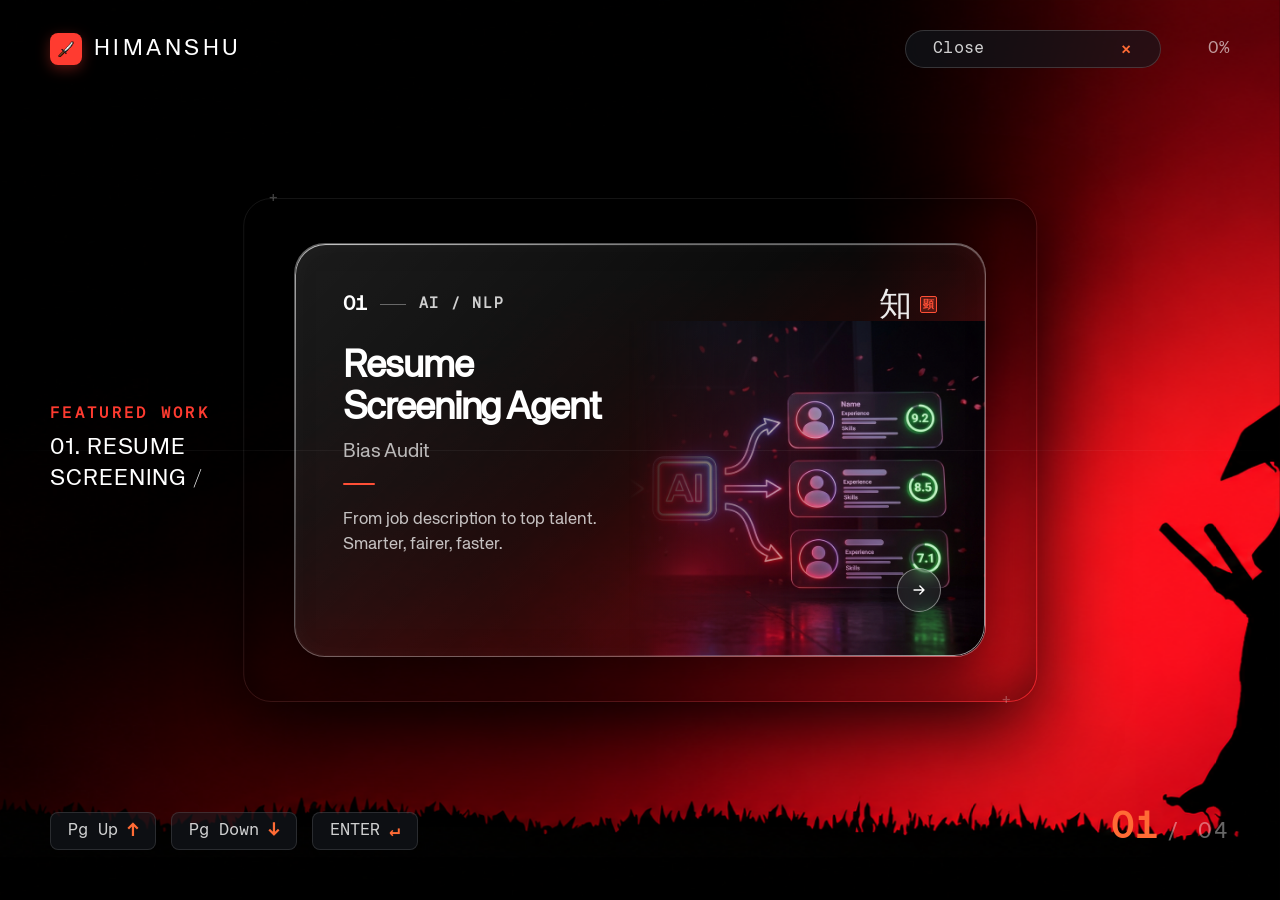
<file: projects/index.html>
<!DOCTYPE html>
<html lang="en">
<head>
  <meta charset="utf-8">
  <meta name="viewport" content="width=device-width, initial-scale=1">
  <title>Projects — Himanshu | Intelligent Systems &amp; AI Engineering</title>
  <link rel="shortcut icon" type="image/x-icon" href="/fav/favicon.ico" sizes="16x16 24x24 32x32 48x48 64x64">
  <link rel="apple-touch-icon" href="/fav/apple-touch-icon-120x120.png">
  <meta name="description" content="Featured Projects by Himanshu — Autonomous AI Agents, Spatio-Temporal Forecasting, Hybrid Recommendation Systems, and Immersive 3D Experiences.">
  <link rel="canonical" href="https://portfolio0311.netlify.app/projects/">
  <meta property="og:type" content="website">
  <meta property="og:url" content="https://portfolio0311.netlify.app/projects/">
  <meta property="og:title" content="Projects — Himanshu | Intelligent Systems &amp; AI Engineering">
  <meta property="og:description" content="Featured Projects by Himanshu — Autonomous AI Agents, Spatio-Temporal Forecasting, Hybrid Recommendation Systems, and Immersive 3D Experiences.">
  <meta property="og:image" content="/share-screen.jpg">
  <meta name="twitter:card" content="summary_large_image">
  <meta name="twitter:title" content="Projects — Himanshu | Intelligent Systems &amp; AI Engineering">
  <meta name="twitter:description" content="Featured Projects by Himanshu — Autonomous AI Agents, Spatio-Temporal Forecasting, Hybrid Recommendation Systems, and Immersive 3D Experiences.">
  <meta name="twitter:image" content="/share-screen.jpg">

  <!-- Core Nuxt and StringTune Stylesheets -->
  <link rel="stylesheet" href="/_nuxt/default.95e9e56d.css">
  <link rel="stylesheet" href="/_nuxt/index.312a1a1b.css">
  <link rel="stylesheet" href="/_nuxt/GridRow.aee1d03d.css">
  <link rel="stylesheet" href="/_nuxt/MainFooter.c350568c.css">

  <style>
    :root {
      --c-white: #fff;
      --c-white-rgb: 255, 255, 255;
      --c-black: #06080b;
      --c-black-rgb: 6, 8, 11;
      --c-red: #ff3b30;
      --c-red-rgb: 255, 59, 48;
      --c-purple: #a399a8;
      --c-grey: #e6dfe4;
      --c-grey-dark: #544d56;
      --f-cubic: cubic-bezier(0.35, 0.35, 0, 1);
      --font: "KHTeka", system-ui, -apple-system, sans-serif;
      --font-mono: "KHTekaMono", monospace;
    }

    * {
      box-sizing: border-box;
      margin: 0;
      padding: 0;
    }

    html, body {
      width: 100%;
      height: 100%;
      overflow: hidden;
      background-color: var(--c-black);
      color: var(--c-white);
      font-family: var(--font);
      -webkit-font-smoothing: antialiased;
    }

    /* Cinematic Page Entrance & Exit Veil */
    #projects-transition-veil {
      position: fixed;
      inset: 0;
      width: 100vw;
      height: 100vh;
      z-index: 99999;
      pointer-events: none;
      background: radial-gradient(circle at 50% 50%, rgba(6, 8, 11, 0.88) 0%, #06080b 100%);
      opacity: 1;
      transform: scale(1);
      transition: opacity 0.42s cubic-bezier(0.25, 1, 0.5, 1), transform 0.42s cubic-bezier(0.25, 1, 0.5, 1);
    }

    #projects-transition-veil.is-loaded {
      opacity: 0;
      transform: scale(1.02);
      pointer-events: none;
    }

    #projects-transition-veil.is-exiting {
      opacity: 1;
      transform: scale(1);
      pointer-events: all;
    }

    /* Fixed Projects Samurai Red Moon Background */
    .projects-bg-canvas {
      position: fixed;
      inset: 0;
      width: 100vw;
      height: 100vh;
      z-index: 0;
      pointer-events: none;
      background: url('/images/projects/samurai-red-moon-bg.png') center center / cover no-repeat;
      opacity: 1;
    }

    /* Outer Scroll Container */
    #scroll-container {
      position: relative;
      width: 100%;
      height: 100vh;
      overflow-y: auto;
      overflow-x: hidden;
      scroll-behavior: auto;
      -webkit-overflow-scrolling: touch;
      z-index: 2;
    }

    /* Header Nav */
    header.portfolio-header {
      position: fixed;
      top: 0;
      left: 0;
      width: 100%;
      padding: 1.5rem 2.5rem;
      display: flex;
      align-items: center;
      justify-content: space-between;
      z-index: 100;
      pointer-events: none;
    }

    header.portfolio-header > * {
      pointer-events: all;
    }

    .hdr-left {
      display: flex;
      align-items: center;
      gap: 1.25rem;
    }

    .hdr-logo-badge {
      display: flex;
      align-items: center;
      gap: 0.6rem;
      text-decoration: none;
      color: var(--c-white);
    }

    .hdr-sword-icon {
      width: 32px;
      height: 32px;
      background-color: var(--c-red);
      border-radius: 8px;
      display: flex;
      align-items: center;
      justify-content: center;
      box-shadow: 0 4px 14px rgba(255, 59, 48, 0.35);
      transition: transform 0.3s var(--f-cubic);
    }

    .hdr-sword-icon img {
      width: 20px;
      height: 20px;
      object-fit: contain;
    }

    .hdr-sword-icon:hover {
      transform: scale(1.08) rotate(4deg);
    }

    .hdr-brand {
      font-size: 1.15rem;
      font-weight: 500;
      letter-spacing: 0.15em;
      text-transform: uppercase;
      color: var(--c-white);
      transition: opacity 0.3s;
    }

    .hdr-brand:hover {
      opacity: 0.8;
    }

    /* Top Horizontal Orange Scroll Bar */
    .top-scroll-progress-bar {
      position: fixed;
      top: 0;
      left: 0;
      width: 0%;
      height: 2px;
      background: #ff6b35;
      box-shadow: 0 0 10px rgba(255, 107, 53, 0.8), 0 0 3px #ff6b35;
      z-index: 200;
      pointer-events: none;
      transition: width 0.08s linear;
    }

    .hdr-right {
      display: flex;
      align-items: center;
      gap: 1.25rem;
    }

    /* Projects Page Header Close Pill Button (Redirects to Homepage Hero) */
    .projects-page-close-pill {
      display: inline-flex;
      align-items: center;
      justify-content: space-between;
      width: clamp(200px, 20vw, 260px);
      height: 38px;
      padding: 0 1.35rem;
      border-radius: 9999px;
      background: rgba(18, 22, 28, 0.65);
      backdrop-filter: blur(16px);
      -webkit-backdrop-filter: blur(16px);
      border: 1px solid rgba(255, 255, 255, 0.16);
      text-decoration: none;
      cursor: pointer;
      transition: all 0.25s cubic-bezier(0.16, 1, 0.3, 1);
    }

    .projects-page-close-pill .pill-label {
      font-family: var(--font-mono);
      font-size: 0.82rem;
      font-weight: 500;
      color: rgba(255, 255, 255, 0.8);
      letter-spacing: 0.02em;
      transition: color 0.2s ease;
    }

    .projects-page-close-pill .pill-icon {
      font-family: var(--font-mono);
      font-size: 1.15rem;
      line-height: 1;
      color: #ff6b35;
      font-weight: 400;
      transition: transform 0.25s ease, color 0.2s ease;
    }

    .projects-page-close-pill:hover {
      background: rgba(255, 255, 255, 0.1);
      border-color: rgba(255, 107, 53, 0.45);
      box-shadow: 0 0 20px rgba(255, 107, 53, 0.2);
      transform: translateY(-1px);
    }

    .projects-page-close-pill:hover .pill-label {
      color: var(--c-white);
    }

    .projects-page-close-pill:hover .pill-icon {
      transform: rotate(90deg) scale(1.15);
      color: #ff854d;
    }

    .hdr-scroll-progress {
      font-family: var(--font-mono);
      font-size: 0.85rem;
      color: rgba(255, 255, 255, 0.6);
      min-width: 44px;
      text-align: right;
    }

    /* Main Showcase Page Structure */
    .page.projects-page {
      position: relative;
      width: 100%;
      min-height: 100vh;
    }

    .c-welcome {
      position: relative;
      width: 100%;
    }

    /* Pinned Sticky Viewport HUD (Stage) */
    .stick-wrap {
      position: sticky;
      top: 0;
      left: 0;
      width: 100%;
      height: 0;
      z-index: 20;
      pointer-events: none;
    }

    .hud-stage {
      position: relative;
      width: 100%;
      height: 100vh;
      pointer-events: none;
    }

    /* Left Gutter: Category & Active Project Title (Matches StringTune Basics / 01. Reveal on scroll) */
    .hud-left-gutter {
      position: absolute;
      left: 2.5rem;
      top: 50%;
      transform: translateY(-50%);
      display: flex;
      flex-direction: column;
      gap: 0.45rem;
      max-width: 220px;
      z-index: 25;
      pointer-events: none;
    }

    .hud-category-label {
      font-family: var(--font-mono);
      font-size: 0.75rem;
      letter-spacing: 0.22em;
      text-transform: uppercase;
      color: var(--c-red);
      font-weight: 600;
    }

    .hud-active-title {
      font-size: 1.15rem;
      font-weight: 500;
      letter-spacing: 0.04em;
      color: var(--c-white);
      line-height: 1.35;
      text-transform: uppercase;
    }

    /* Right Gutter: Active Tech Stack Tags (Matches StringTune Smooth scroll / Lazy / Lerp) */
    .hud-right-gutter {
      position: absolute;
      right: 2.5rem;
      top: 50%;
      transform: translateY(-50%);
      display: flex;
      flex-direction: column;
      align-items: flex-end;
      gap: 0.65rem;
      max-width: 200px;
      z-index: 25;
      pointer-events: none;
    }

    .hud-tag {
      font-family: var(--font-mono);
      font-size: 0.72rem;
      letter-spacing: 0.15em;
      text-transform: uppercase;
      color: rgba(255, 255, 255, 0.55);
      transition: color 0.3s;
    }

    /* Architectural Center Window Frame Boundary */
    .central-showcase-frame {
      position: absolute;
      top: 50%;
      left: 50%;
      transform: translate(-50%, -50%);
      width: clamp(340px, 62vw, 860px);
      height: clamp(380px, 56vh, 520px);
      border-radius: 28px;
      border: 1px solid rgba(255, 255, 255, 0.08);
      box-shadow:
        inset 0 0 60px rgba(0, 0, 0, 0.65),
        0 30px 80px rgba(0, 0, 0, 0.75);
      pointer-events: none;
      z-index: 10;
      transition: border-color 0.4s;
    }

    /* Technical Crosshairs on Frame */
    .central-showcase-frame::before {
      content: "+";
      position: absolute;
      top: -10px;
      left: 24px;
      font-family: var(--font-mono);
      font-size: 0.85rem;
      color: rgba(255, 255, 255, 0.25);
    }

    .central-showcase-frame::after {
      content: "+";
      position: absolute;
      bottom: -10px;
      right: 24px;
      font-family: var(--font-mono);
      font-size: 0.85rem;
      color: rgba(255, 255, 255, 0.25);
    }

    /* Horizontal Crosshair Reference Hairline */
    .hud-center-hairline {
      position: absolute;
      top: 50%;
      left: 0;
      width: 100%;
      height: 1px;
      background: linear-gradient(90deg, transparent 0%, rgba(255, 255, 255, 0.05) 15%, rgba(255, 255, 255, 0.05) 85%, transparent 100%);
      pointer-events: none;
      z-index: 5;
    }

    /* HUD Bottom Controls */
    .hud-bottom-left {
      position: absolute;
      bottom: 2.5rem;
      left: 2.5rem;
      display: flex;
      align-items: center;
      gap: 0.75rem;
      pointer-events: all;
      z-index: 25;
    }

    .kbd-btn {
      display: inline-flex;
      align-items: center;
      justify-content: center;
      gap: 0.45rem;
      width: auto;
      min-width: 64px;
      height: 38px;
      padding: 0 0.85rem;
      border-radius: 8px;
      background: rgba(25, 29, 36, 0.55);
      backdrop-filter: blur(10px);
      -webkit-backdrop-filter: blur(10px);
      border: 1px solid rgba(255, 255, 255, 0.12);
      font-family: var(--font-mono);
      font-size: 0.82rem;
      font-weight: 500;
      cursor: pointer;
      transition: background 0.2s ease, border-color 0.2s ease, transform 0.2s var(--f-cubic);
    }

    .kbd-btn:hover {
      background: rgba(255, 255, 255, 0.12);
      border-color: rgba(255, 255, 255, 0.25);
      transform: translateY(-2px);
    }

    .kbd-btn .kbd-btn-label {
      color: rgba(255, 255, 255, 0.8);
      transition: color 0.2s ease;
    }

    .kbd-btn:hover .kbd-btn-label {
      color: var(--c-white);
    }

    .kbd-btn .kbd-btn-arrow {
      color: #ff6b35;
      font-size: 0.9rem;
      font-weight: 700;
      line-height: 1;
    }

    .kbd-btn.enter-btn {
      min-width: 78px;
      gap: 0.45rem;
    }

    .hud-bottom-right {
      position: absolute;
      bottom: 2.5rem;
      right: 2.5rem;
      font-family: var(--font-mono);
      letter-spacing: 0.1em;
      color: var(--c-white);
      display: flex;
      align-items: baseline;
      gap: 0.35rem;
      z-index: 25;
      pointer-events: none;
    }

    .hud-bottom-right .current {
      font-size: 1.8rem;
      font-weight: 600;
      color: #ff6b35;
    }

    .hud-bottom-right .total {
      color: rgba(255, 255, 255, 0.4);
      font-size: 1.1rem;
    }

    /* Virtual Scroll Track */
    .main-list {
      position: relative;
      width: 100%;
      min-height: 400vh;
      display: flex;
      flex-direction: column;
      z-index: 15;
    }

    .category-wrap {
      display: flex;
      flex-direction: column;
      width: 100%;
      position: relative;
    }

    /* Moving Tile Item Container */
    .i {
      position: relative;
      width: 100%;
      height: 100vh;
      display: flex;
      align-items: center;
      justify-content: center;
      perspective: 40rem;
      --progress: 0;
      opacity: calc(1.5 - max(0.5 - var(--progress), var(--progress) - 0.5) * 5);
      will-change: transform, opacity;
    }

    /* ==========================================================================
       HOMEPAGE PROJECT CARD DESIGN & KINEMATICS (Exact Parity)
       ========================================================================== */
    .project-card {
      position: relative;
      width: clamp(320px, 54vw, 760px);
      min-height: clamp(340px, 46vh, 440px);
      background: linear-gradient(135deg, rgba(255, 255, 255, 0.11) 0%, rgba(255, 255, 255, 0.035) 55%, rgba(10, 14, 20, 0.48) 100%) !important;
      -webkit-backdrop-filter: blur(28px) saturate(160%) !important;
      backdrop-filter: blur(28px) saturate(160%) !important;
      border: 1px solid rgba(255, 255, 255, 0.32) !important;
      border-radius: 1.55rem !important;
      box-shadow: 0 25px 60px rgba(0, 0, 0, 0.6), inset 0 1px 1px 0 rgba(255, 255, 255, 0.45), inset 0 0 24px 0 rgba(255, 255, 255, 0.03) !important;
      overflow: hidden !important;
      padding: 2.2rem 2.4rem !important;
      box-sizing: border-box !important;
      display: flex !important;
      flex-direction: column !important;
      justify-content: space-between !important;
      text-align: left !important;
      cursor: pointer !important;
      transform: rotateX(calc(-90deg * (0.5 - var(--progress)) * 3.25)) scale(calc(1 - max(0.5 - var(--progress), var(--progress) - 0.5)));
      transform-style: preserve-3d;
      transition: border-color 0.3s ease, box-shadow 0.4s ease, background 0.3s ease !important;
      pointer-events: none;
    }

    /* Active Pointed State */
    .i.-pointed .project-card {
      pointer-events: all;
    }

    .i.-pointed .project-card:hover {
      transform: rotateX(calc(-90deg * (0.5 - var(--progress)) * 3.25)) scale(calc(1.02 * (1 - max(0.5 - var(--progress), var(--progress) - 0.5)))) !important;
      background: linear-gradient(135deg, rgba(255, 255, 255, 0.16) 0%, rgba(255, 255, 255, 0.06) 55%, rgba(15, 20, 28, 0.52) 100%) !important;
      border-color: rgba(255, 255, 255, 0.55) !important;
      box-shadow: 0 35px 80px rgba(0, 0, 0, 0.75), 0 0 35px rgba(255, 79, 54, 0.22), inset 0 1px 2px rgba(255, 255, 255, 0.6) !important;
    }

    /* Specular Border Highlight Sweep */
    .project-card::after {
      content: "";
      position: absolute;
      inset: 0;
      border-radius: 1.55rem;
      padding: 1px;
      background-image: linear-gradient(
        calc(-45deg + 1turn * var(--progress)),
        rgba(255, 255, 255, 0.65) 0%,
        rgba(255, 255, 255, 0.05) 35%,
        rgba(255, 255, 255, 0) 50%,
        rgba(255, 255, 255, 0.05) 65%,
        rgba(255, 255, 255, 0.65) 100%
      );
      -webkit-mask: linear-gradient(#fff 0 0) content-box exclude, linear-gradient(#fff 0 0);
      mask: linear-gradient(#fff 0 0) content-box exclude, linear-gradient(#fff 0 0);
      pointer-events: none;
      z-index: 10;
    }

    /* Top Row Typography & Kanji Metadata */
    .project-card-top {
      display: flex !important;
      align-items: center !important;
      justify-content: space-between !important;
      width: 100% !important;
      margin-bottom: 1.25rem !important;
      position: relative !important;
      z-index: 6 !important;
    }

    .project-card-meta {
      display: flex !important;
      align-items: center !important;
      gap: 0.65rem !important;
    }

    .project-num {
      font-size: 1rem !important;
      font-weight: 700 !important;
      color: #ffffff !important;
      font-family: var(--font-mono, monospace) !important;
      letter-spacing: -0.02em !important;
    }

    .project-meta-line {
      width: 26px !important;
      height: 1px !important;
      background: rgba(255, 255, 255, 0.35) !important;
    }

    .project-cat {
      font-size: 0.72rem !important;
      font-weight: 600 !important;
      letter-spacing: 0.12em !important;
      color: rgba(255, 255, 255, 0.8) !important;
      font-family: var(--font-mono, monospace) !important;
    }

    .project-card-kanji-wrap {
      display: flex !important;
      align-items: center !important;
      gap: 0.75rem !important;
    }

    .project-vertical-meta {
      display: flex !important;
      flex-direction: column !important;
      align-items: flex-end !important;
      gap: 0.18rem !important;
      font-size: 0.52rem !important;
      line-height: 1.15 !important;
      letter-spacing: 0.14em !important;
      color: rgba(255, 255, 255, 0.52) !important;
      font-family: var(--font-mono, monospace) !important;
      text-align: right !important;
      font-weight: 600 !important;
    }

    .project-kanji-seal {
      display: flex !important;
      align-items: center !important;
      gap: 0.4rem !important;
    }

    .project-kanji {
      font-size: 1.65rem !important;
      color: rgba(255, 255, 255, 0.92) !important;
      font-family: "Hiragino Mincho ProN", "Yu Mincho", "Noto Serif JP", serif !important;
      line-height: 1 !important;
    }

    .project-seal {
      display: inline-flex !important;
      align-items: center !important;
      justify-content: center !important;
      width: 17px !important;
      height: 17px !important;
      border: 1px solid #ff4f36 !important;
      background: rgba(255, 79, 54, 0.22) !important;
      color: #ff4f36 !important;
      font-size: 0.55rem !important;
      border-radius: 2px !important;
      font-family: serif !important;
      font-weight: bold !important;
    }

    /* Card Body & Info */
    .project-card-body {
      position: relative !important;
      z-index: 5 !important;
      display: flex !important;
      align-items: flex-start !important;
      justify-content: space-between !important;
      flex: 1 !important;
      width: 100% !important;
    }

    .project-card-info {
      max-width: 50% !important;
      z-index: 5 !important;
      text-align: left !important;
      position: relative !important;
    }

    .project-card-title {
      font-size: 1.88rem !important;
      font-weight: 700 !important;
      color: #ffffff !important;
      line-height: 1.12 !important;
      letter-spacing: -0.03em !important;
      margin: 0 0 0.5rem 0 !important;
      font-family: var(--font, "KHTeka", sans-serif) !important;
    }

    .project-card-subtitle {
      font-size: 0.98rem !important;
      color: rgba(255, 255, 255, 0.7) !important;
      margin-bottom: 0.95rem !important;
      font-weight: 400 !important;
      letter-spacing: -0.01em !important;
    }

    .project-red-divider {
      width: 32px !important;
      height: 2px !important;
      background: #ff4f36 !important;
      margin-bottom: 1.1rem !important;
      border-radius: 2px !important;
    }

    .project-card-desc {
      font-size: 0.84rem !important;
      line-height: 1.5 !important;
      color: rgba(255, 255, 255, 0.74) !important;
      margin: 0 !important;
      font-weight: 400 !important;
      max-width: 340px !important;
    }

    /* Card Visual Image Mask */
    .project-card-visual {
      position: absolute !important;
      right: -2.4rem !important;
      bottom: -2.2rem !important;
      top: -1.25rem !important;
      width: 60% !important;
      pointer-events: none !important;
      overflow: hidden !important;
      display: flex !important;
      align-items: center !important;
      justify-content: flex-end !important;
      z-index: 2 !important;
      -webkit-mask-image: linear-gradient(to right, transparent 0%, rgba(0,0,0,0.5) 25%, black 60%) !important;
      mask-image: linear-gradient(to right, transparent 0%, rgba(0,0,0,0.5) 25%, black 60%) !important;
    }

    .project-card-visual img {
      width: 100% !important;
      height: 100% !important;
      object-fit: cover !important;
      object-position: center right !important;
      transition: transform 0.5s cubic-bezier(0.16, 1, 0.3, 1) !important;
      opacity: 0.95 !important;
    }

    .i.-pointed .project-card:hover .project-card-visual img {
      transform: scale(1.05) !important;
      opacity: 1 !important;
    }

    /* Action Arrow Button */
    .project-card-action {
      position: absolute !important;
      right: 2.2rem !important;
      bottom: 2.2rem !important;
      width: 44px !important;
      height: 44px !important;
      border-radius: 50% !important;
      border: 1px solid rgba(255, 255, 255, 0.42) !important;
      background: rgba(255, 255, 255, 0.08) !important;
      backdrop-filter: blur(8px) !important;
      display: flex !important;
      align-items: center !important;
      justify-content: center !important;
      color: #ffffff !important;
      z-index: 10 !important;
      cursor: pointer !important;
      transition: all 0.3s cubic-bezier(0.16, 1, 0.3, 1) !important;
    }

    .project-card-action svg {
      width: 18px !important;
      height: 18px !important;
      transition: transform 0.3s ease !important;
    }

    .i.-pointed .project-card:hover .project-card-action {
      background: rgba(255, 79, 54, 0.9) !important;
      border-color: #ff4f36 !important;
      transform: scale(1.08) !important;
      box-shadow: 0 4px 18px rgba(255, 79, 54, 0.5) !important;
    }

    .i.-pointed .project-card:hover .project-card-action svg {
      transform: translateX(2px) !important;
    }

        /* ==========================================================================
       PROJECT DETAIL OVERLAY & JAPANESE CINEMATIC GLASS INTERFACE
       ========================================================================== */
    .project-modal {
      position: fixed;
      inset: 0;
      z-index: 250;
      display: flex;
      align-items: center;
      justify-content: center;
      padding: clamp(1rem, 3.5vw, 3rem);
      background: #030508;
      opacity: 0;
      pointer-events: none;
      transition: opacity 0.4s cubic-bezier(0.16, 1, 0.3, 1);
      --theme-glow: rgba(72, 108, 175, 0.12);
      --theme-accent: #ff4f36;
    }

    .project-modal[data-theme="resume-screening"] {
      --theme-glow: rgba(64, 115, 214, 0.14);
      --theme-accent: #ff4f36;
    }

    .project-modal[data-theme="traffic-intelligence"] {
      --theme-glow: rgba(255, 98, 56, 0.12);
      --theme-accent: #ff4f36;
    }

    .project-modal[data-theme="movies-system"] {
      --theme-glow: rgba(138, 75, 185, 0.14);
      --theme-accent: #ff4f36;
    }

    .project-modal[data-theme="museospace"] {
      --theme-glow: rgba(230, 185, 115, 0.12);
      --theme-accent: #ff4f36;
    }

    .project-modal.-active {
      opacity: 1;
      pointer-events: all;
    }

    /* Modal Atmosphere Background Layer with Cinematic Japanese Artwork */
    .modal-backdrop-fx {
      position: absolute;
      inset: 0;
      width: 100%;
      height: 100%;
      pointer-events: none;
      overflow: hidden;
      z-index: 0;
    }

    /* Base Cinematic Background Image with Slow Breathing Scale */
    .modal-bg-image {
      position: absolute;
      inset: -3%;
      width: 106%;
      height: 106%;
      background: url('/images/projects/a_moody_cinematic_dark_themed_atmospheric_backg.png') center center / cover no-repeat;
      opacity: 1;
      pointer-events: none;
      animation: modalBgBreathing 32s ease-in-out infinite alternate;
      will-change: transform;
      z-index: 0;
    }

    @keyframes modalBgBreathing {
      0% {
        transform: scale(1) translate3d(0, 0, 0);
      }
      50% {
        transform: scale(1.025) translate3d(-0.5%, -0.3%, 0);
      }
      100% {
        transform: scale(1.04) translate3d(0.4%, 0.3%, 0);
      }
    }

    /* Expanded Project Tile Glass Container */
    .modal-card {
      position: relative;
      z-index: 10;
      width: 100%;
      max-width: 840px;
      max-height: 88vh;
      overflow-y: auto;
      overflow-x: hidden;
      background: linear-gradient(135deg, rgba(255, 255, 255, 0.12) 0%, rgba(255, 255, 255, 0.035) 45%, rgba(10, 14, 20, 0.78) 100%) !important;
      -webkit-backdrop-filter: blur(36px) saturate(170%) !important;
      backdrop-filter: blur(36px) saturate(170%) !important;
      border: 1px solid rgba(255, 255, 255, 0.32) !important;
      border-radius: 1.85rem !important;
      padding: clamp(1.8rem, 3.2vw, 2.8rem) clamp(1.6rem, 3.2vw, 2.8rem) !important;
      box-shadow:
        0 40px 110px rgba(0, 0, 0, 0.88),
        inset 0 1px 1px 0 rgba(255, 255, 255, 0.45),
        inset 0 0 24px 0 rgba(255, 255, 255, 0.03) !important;
      box-sizing: border-box !important;
      transform: scale(0.92) translateY(24px) rotateX(4deg);
      opacity: 0;
      filter: blur(6px);
      transition: transform 0.42s cubic-bezier(0.16, 1, 0.3, 1), opacity 0.38s ease, filter 0.38s ease;
      scrollbar-width: thin;
      scrollbar-color: rgba(255, 255, 255, 0.22) rgba(0, 0, 0, 0.25);
    }

    .modal-card::-webkit-scrollbar {
      width: 5px;
    }
    .modal-card::-webkit-scrollbar-track {
      background: rgba(0, 0, 0, 0.25);
      border-radius: 9999px;
      margin: 1.5rem 0;
    }
    .modal-card::-webkit-scrollbar-thumb {
      background: rgba(255, 255, 255, 0.2);
      border-radius: 9999px;
      border: 1px solid rgba(255, 255, 255, 0.08);
      transition: background 0.2s ease;
    }
    .modal-card::-webkit-scrollbar-thumb:hover {
      background: rgba(255, 107, 53, 0.55);
    }

    .project-modal.-active .modal-card {
      transform: scale(1) translateY(0) rotateX(0deg);
      opacity: 1;
      filter: blur(0px);
    }

    /* Modal Specular Inner Highlight */
    .modal-card::before {
      content: "";
      position: absolute;
      inset: 0;
      border-radius: 1.85rem;
      padding: 1px;
      background: linear-gradient(
        135deg,
        rgba(255, 255, 255, 0.55) 0%,
        rgba(255, 255, 255, 0.08) 35%,
        rgba(255, 255, 255, 0) 50%,
        rgba(255, 255, 255, 0.08) 65%,
        rgba(255, 255, 255, 0.45) 100%
      );
      -webkit-mask: linear-gradient(#fff 0 0) content-box exclude, linear-gradient(#fff 0 0);
      mask: linear-gradient(#fff 0 0) content-box exclude, linear-gradient(#fff 0 0);
      pointer-events: none;
      z-index: 12;
    }

    /* Talisman Glass Close Button (Sticky at Top-Right) */
    .modal-close-btn {
      position: sticky;
      top: 0;
      float: right;
      margin-top: -0.4rem;
      margin-bottom: -40px;
      margin-right: -0.4rem;
      width: 40px;
      height: 40px;
      border-radius: 50%;
      background: rgba(18, 22, 28, 0.78);
      backdrop-filter: blur(16px);
      -webkit-backdrop-filter: blur(16px);
      border: 1px solid rgba(255, 255, 255, 0.25);
      color: #ff6b35;
      display: flex;
      align-items: center;
      justify-content: center;
      cursor: pointer;
      transition: all 0.25s cubic-bezier(0.16, 1, 0.3, 1);
      z-index: 35;
    }

    .modal-close-btn svg {
      width: 14px;
      height: 14px;
      fill: #ff6b35;
      transition: fill 0.2s ease, transform 0.2s ease;
    }

    .modal-close-btn:hover {
      background: rgba(255, 255, 255, 0.18);
      border-color: rgba(255, 107, 53, 0.65);
      transform: rotate(90deg) scale(1.08);
      box-shadow: 0 0 20px rgba(255, 107, 53, 0.35);
    }

    .modal-close-btn:hover svg {
      fill: #ff854d;
    }

    /* Modal Editorial Header Row */
    .modal-editorial-header {
      display: flex;
      align-items: center;
      justify-content: space-between;
      width: 100%;
      margin-bottom: 1.4rem;
      padding-right: 3rem;
      position: relative;
      z-index: 6;
    }

    .modal-card-meta {
      display: flex;
      align-items: center;
      gap: 0.75rem;
    }

    .modal-num {
      font-size: 1.05rem;
      font-weight: 700;
      color: #ffffff;
      font-family: var(--font-mono, monospace);
      letter-spacing: -0.02em;
    }

    .modal-meta-line {
      width: 28px;
      height: 1px;
      background: rgba(255, 255, 255, 0.4);
    }

    .modal-cat {
      font-size: 0.74rem;
      font-weight: 600;
      letter-spacing: 0.14em;
      color: rgba(255, 255, 255, 0.82);
      font-family: var(--font-mono, monospace);
      text-transform: uppercase;
    }

    .modal-kanji-wrap {
      display: flex;
      align-items: center;
      gap: 0.45rem;
    }

    .modal-kanji {
      font-family: serif, "Noto Serif JP", sans-serif;
      font-size: 1.4rem;
      color: rgba(255, 255, 255, 0.7);
      line-height: 1;
    }

    .modal-seal {
      display: inline-flex;
      align-items: center;
      justify-content: center;
      width: 20px;
      height: 20px;
      border: 1px solid var(--c-red, #ff4f36);
      background: rgba(255, 79, 54, 0.14);
      color: var(--c-red, #ff4f36);
      font-size: 0.68rem;
      font-weight: 700;
      font-family: serif, "Noto Serif JP", sans-serif;
      border-radius: 3px;
      line-height: 1;
    }

    /* Modal Media Frame */
    .modal-media-frame {
      position: relative;
      width: 100%;
      max-height: 380px;
      aspect-ratio: 16 / 9;
      border-radius: 1.25rem;
      overflow: hidden;
      margin-bottom: 1.8rem;
      background: #080b0f;
      border: 1px solid rgba(255, 255, 255, 0.16);
      box-shadow: 0 16px 40px rgba(0, 0, 0, 0.6), inset 0 1px 1px rgba(255, 255, 255, 0.2);
    }

    .modal-media-frame img {
      width: 100%;
      height: 100%;
      object-fit: cover;
      display: block;
    }

    .modal-media-overlay {
      position: absolute;
      inset: 0;
      background: linear-gradient(180deg, transparent 65%, rgba(6, 9, 13, 0.65) 100%);
      pointer-events: none;
    }

    /* Modal Typography */
    .modal-header {
      margin-bottom: 1.2rem;
    }

    .modal-header h3 {
      font-size: clamp(1.4rem, 2.5vw, 1.95rem);
      font-weight: 600;
      color: #ffffff;
      line-height: 1.2;
      letter-spacing: -0.01em;
      margin-bottom: 0.6rem;
    }

    .modal-subtitle-row {
      display: flex;
      align-items: center;
      gap: 0.65rem;
      margin-bottom: 0.9rem;
    }

    .modal-red-bar {
      width: 3px;
      height: 15px;
      background: var(--c-red, #ff4f36);
      border-radius: 2px;
      flex-shrink: 0;
    }

    .modal-subtitle-row p {
      font-family: var(--font-mono, monospace);
      font-size: 0.8rem;
      letter-spacing: 0.04em;
      color: rgba(255, 255, 255, 0.72);
      margin: 0;
    }

    .modal-tags {
      display: flex;
      flex-wrap: wrap;
      gap: 0.45rem;
      margin-top: 0.75rem;
    }

    .modal-tag {
      font-family: var(--font-mono, monospace);
      font-size: 0.68rem;
      letter-spacing: 0.08em;
      color: rgba(255, 255, 255, 0.82);
      background: rgba(255, 255, 255, 0.06);
      border: 1px solid rgba(255, 255, 255, 0.12);
      border-radius: 9999px;
      padding: 0.22rem 0.65rem;
    }

    /* Modal Body Content */
    .modal-body {
      color: rgba(255, 255, 255, 0.84);
      font-size: 0.94rem;
      line-height: 1.7;
      margin-bottom: 1.5rem;
    }

    .modal-highlights {
      margin: 1.4rem 0 2rem 0;
      display: flex;
      flex-direction: column;
      gap: 0.85rem;
    }

    .highlight-item {
      display: flex;
      align-items: flex-start;
      gap: 0.85rem;
      font-size: 0.88rem;
      color: rgba(255, 255, 255, 0.82);
      line-height: 1.6;
    }

    .highlight-bullet {
      width: 6px;
      height: 6px;
      transform: rotate(45deg);
      background: var(--c-red, #ff4f36);
      box-shadow: 0 0 8px rgba(255, 79, 54, 0.55);
      margin-top: 0.55rem;
      flex-shrink: 0;
    }

    /* Editorial Section Divider */
    .modal-action-divider {
      display: flex;
      align-items: center;
      gap: 1.25rem;
      margin: 2rem 0 1.6rem 0;
      color: rgba(255, 255, 255, 0.25);
    }

    .modal-action-divider .line {
      flex: 1;
      height: 1px;
      background: linear-gradient(90deg, rgba(255, 255, 255, 0.02), rgba(255, 255, 255, 0.2), rgba(255, 255, 255, 0.02));
    }

    .modal-action-divider .diamond {
      font-size: 0.72rem;
      color: var(--c-red, #ff4f36);
      opacity: 0.8;
    }

    /* Bottom Action Area & Coordinated Pair Buttons */
    .modal-footer {
      display: flex;
      align-items: center;
      gap: 1.1rem;
      margin-top: 0.5rem;
      padding-top: 0;
    }

    /* Primary: Explore Live App */
    .btn-live-app {
      padding: 0.72rem 1.45rem;
      border-radius: 9999px;
      background: linear-gradient(135deg, #ffffff 0%, #eceef1 100%);
      color: #0b0e13;
      font-size: 0.84rem;
      font-weight: 600;
      letter-spacing: 0.02em;
      border: 1px solid rgba(255, 255, 255, 0.8);
      cursor: pointer;
      display: inline-flex;
      align-items: center;
      gap: 0.6rem;
      text-decoration: none;
      box-shadow: 0 8px 24px rgba(0, 0, 0, 0.35), 0 0 16px rgba(255, 255, 255, 0.2);
      transition: all 0.28s cubic-bezier(0.16, 1, 0.3, 1);
      position: relative;
    }

    .btn-live-app .btn-pip {
      width: 7px;
      height: 7px;
      border-radius: 50%;
      background: var(--c-red, #ff4f36);
      box-shadow: 0 0 6px rgba(255, 79, 54, 0.6);
      transition: transform 0.25s ease;
    }

    .btn-live-app .btn-arrow {
      width: 14px;
      height: 14px;
      transition: transform 0.25s ease;
    }

    .btn-live-app:hover {
      background: #ffffff;
      transform: translateY(-2px);
      box-shadow: 0 12px 30px rgba(0, 0, 0, 0.45), 0 0 24px rgba(255, 255, 255, 0.35);
      border-color: #ffffff;
    }

    .btn-live-app:hover .btn-pip {
      transform: scale(1.3);
    }

    .btn-live-app:hover .btn-arrow {
      transform: translate(2px, -2px);
    }

    /* Secondary: GitHub Repository */
    .btn-github-repo {
      padding: 0.72rem 1.35rem;
      border-radius: 9999px;
      background: rgba(255, 255, 255, 0.07);
      border: 1px solid rgba(255, 255, 255, 0.24);
      color: #f2f4f7;
      font-size: 0.84rem;
      font-weight: 500;
      letter-spacing: 0.02em;
      text-decoration: none;
      display: inline-flex;
      align-items: center;
      gap: 0.55rem;
      box-shadow: 0 8px 24px rgba(0, 0, 0, 0.25);
      transition: all 0.28s cubic-bezier(0.16, 1, 0.3, 1);
      backdrop-filter: blur(12px);
      -webkit-backdrop-filter: blur(12px);
    }

    .btn-github-repo .git-icon {
      width: 16px;
      height: 16px;
      fill: currentColor;
      transition: transform 0.25s ease;
    }

    .btn-github-repo:hover {
      background: rgba(255, 255, 255, 0.15);
      border-color: rgba(255, 79, 54, 0.55);
      color: #ffffff;
      transform: translateY(-2px);
      box-shadow: 0 12px 30px rgba(0, 0, 0, 0.4), 0 0 20px rgba(255, 79, 54, 0.22);
    }

    .btn-github-repo:hover .git-icon {
      transform: scale(1.12);
    }

    /* Responsive Queries */
    @media (max-width: 768px) {
      .modal-card {
        max-height: 90vh;
        border-radius: 1.45rem !important;
        padding: 1.6rem 1.25rem !important;
      }
      .modal-editorial-header {
        padding-right: 2.5rem;
        margin-bottom: 1.1rem;
      }
      .modal-media-frame {
        max-height: 220px;
        border-radius: 0.95rem;
        margin-bottom: 1.4rem;
      }
      .modal-header h3 {
        font-size: 1.35rem;
      }
      .modal-subtitle-row p {
        font-size: 0.74rem;
      }
      .modal-body {
        font-size: 0.88rem;
        line-height: 1.6;
      }
      .highlight-item {
        font-size: 0.82rem;
      }
      .modal-footer {
        flex-direction: column;
        align-items: stretch;
        gap: 0.75rem;
      }
      .btn-live-app,
      .btn-github-repo {
        justify-content: center;
        width: 100%;
        padding: 0.85rem 1rem;
        box-sizing: border-box;
      }
    }

    @media (prefers-reduced-motion: reduce) {
      .project-modal {
        transition: opacity 0.15s ease;
      }
      .modal-card {
        transform: none !important;
        filter: none !important;
        transition: opacity 0.15s ease !important;
      }
      .modal-bg-image,
      .modal-mist-drift,
      .modal-petal {
        animation: none !important;
      }
      .btn-live-app,
      .btn-github-repo,
      .modal-close-btn {
        transition: none !important;
        transform: none !important;
      }
    }

    /* ==========================================================================
       SUBTLE JAPANESE CHERRY BLOSSOM ATMOSPHERE & FALLING PETALS
       ========================================================================== */
    .atmospheric-petals-layer {
      position: fixed;
      inset: 0;
      width: 100vw;
      height: 100vh;
      z-index: 1;
      pointer-events: none;
      overflow: hidden;
      perspective: 700px;
    }

    .sakura-petal {
      position: absolute;
      top: -40px;
      left: 0;
      border-radius: 100% 0% 100% 0% / 80% 0% 80% 0%;
      pointer-events: none;
      will-change: transform, opacity;
      transform-origin: 50% 50%;
      animation-name: petalFall;
      animation-timing-function: cubic-bezier(0.25, 0.1, 0.25, 1);
      animation-iteration-count: infinite;
    }

    /* Depth Tier Colors & Optical Depth */
    .petal--tier1 {
      background: linear-gradient(135deg, rgba(200, 48, 65, 0.42) 0%, rgba(120, 22, 34, 0.28) 80%, rgba(65, 10, 18, 0.12) 100%);
      filter: blur(0.85px);
      box-shadow: 0 0 3px rgba(180, 35, 50, 0.15);
    }

    .petal--tier2 {
      background: linear-gradient(130deg, rgba(225, 60, 78, 0.72) 0%, rgba(145, 28, 42, 0.52) 75%, rgba(75, 12, 22, 0.22) 100%);
      box-shadow: 0 1px 4px rgba(180, 35, 50, 0.25);
    }

    .petal--tier3 {
      background: linear-gradient(125deg, rgba(240, 75, 92, 0.82) 0%, rgba(160, 32, 48, 0.62) 80%, rgba(85, 14, 25, 0.28) 100%);
      filter: blur(0.35px);
      box-shadow: 0 2px 6px rgba(180, 35, 50, 0.32);
    }

    /* Organic Trajectory: Downward Wind Vector, Sinusoidal Sway & 3D Tumble */
    @keyframes petalFall {
      0% {
        transform: translate3d(var(--x-start), -50px, 0) rotateX(0deg) rotateY(0deg) rotateZ(var(--rot-start));
        opacity: 0;
      }
      6% {
        opacity: var(--max-opacity);
      }
      25% {
        transform: translate3d(calc(var(--x-start) + var(--x-drift) * 0.22 + var(--sway)), 26vh, 0) rotateX(calc(var(--rot-x) * 0.3)) rotateY(calc(var(--rot-y) * 0.25)) rotateZ(calc(var(--rot-start) + var(--rot-z) * 0.25));
      }
      50% {
        transform: translate3d(calc(var(--x-start) + var(--x-drift) * 0.48 - var(--sway)), 54vh, 0) rotateX(calc(var(--rot-x) * 0.6)) rotateY(calc(var(--rot-y) * 0.55)) rotateZ(calc(var(--rot-start) + var(--rot-z) * 0.5));
      }
      75% {
        transform: translate3d(calc(var(--x-start) + var(--x-drift) * 0.76 + var(--sway) * 0.75), 82vh, 0) rotateX(calc(var(--rot-x) * 0.85)) rotateY(calc(var(--rot-y) * 0.8)) rotateZ(calc(var(--rot-start) + var(--rot-z) * 0.78));
      }
      92% {
        opacity: var(--max-opacity);
      }
      100% {
        transform: translate3d(calc(var(--x-start) + var(--x-drift)), 110vh, 0) rotateX(var(--rot-x)) rotateY(var(--rot-y)) rotateZ(calc(var(--rot-start) + var(--rot-z)));
        opacity: 0;
      }
    }

    /* Distinct Individual Petal Coordinates, Speeds & Staggered Negative Delays */
    .petal-1  { width: 9px;  height: 14px; --x-start: 4vw;  --x-drift: 22vw; --sway: 18px; --rot-start: 25deg;  --rot-x: 540deg; --rot-y: 280deg; --rot-z: 320deg;  --max-opacity: 0.32; animation-duration: 16.5s; animation-delay: -3.2s; }
    .petal-2  { width: 10px; height: 15px; --x-start: 18vw; --x-drift: 26vw; --sway: 22px; --rot-start: -40deg; --rot-x: 360deg; --rot-y: 190deg; --rot-z: -260deg; --max-opacity: 0.35; animation-duration: 18.0s; animation-delay: -8.7s; }
    .petal-3  { width: 8px;  height: 13px; --x-start: 32vw; --x-drift: 20vw; --sway: 16px; --rot-start: 60deg;  --rot-x: 480deg; --rot-y: 320deg; --rot-z: 210deg;  --max-opacity: 0.30; animation-duration: 15.2s; animation-delay: -14.1s; }
    .petal-4  { width: 11px; height: 16px; --x-start: 46vw; --x-drift: 24vw; --sway: 20px; --rot-start: 15deg;  --rot-x: 600deg; --rot-y: 240deg; --rot-z: -300deg; --max-opacity: 0.38; animation-duration: 17.5s; animation-delay: -1.5s; }
    .petal-5  { width: 9px;  height: 14px; --x-start: 60vw; --x-drift: 22vw; --sway: 17px; --rot-start: -30deg; --rot-x: 420deg; --rot-y: 290deg; --rot-z: 280deg;  --max-opacity: 0.33; animation-duration: 16.0s; animation-delay: -11.3s; }
    .petal-6  { width: 10px; height: 15px; --x-start: 74vw; --x-drift: 20vw; --sway: 19px; --rot-start: 45deg;  --rot-x: 520deg; --rot-y: 340deg; --rot-z: -240deg; --max-opacity: 0.36; animation-duration: 19.2s; animation-delay: -6.4s; }
    .petal-7  { width: 8px;  height: 13px; --x-start: 86vw; --x-drift: 18vw; --sway: 15px; --rot-start: -15deg; --rot-x: 390deg; --rot-y: 210deg; --rot-z: 310deg;  --max-opacity: 0.28; animation-duration: 14.8s; animation-delay: -16.0s; }

    .petal-8  { width: 13px; height: 19px; --x-start: -2vw; --x-drift: 25vw; --sway: 24px; --rot-start: 35deg;  --rot-x: 540deg; --rot-y: 360deg; --rot-z: 340deg;  --max-opacity: 0.65; animation-duration: 12.8s; animation-delay: -4.8s; }
    .petal-9  { width: 14px; height: 21px; --x-start: 12vw; --x-drift: 28vw; --sway: 26px; --rot-start: -50deg; --rot-x: 460deg; --rot-y: 270deg; --rot-z: -320deg; --max-opacity: 0.60; animation-duration: 13.5s; animation-delay: -9.9s; }
    .petal-10 { width: 12px; height: 18px; --x-start: 24vw; --x-drift: 24vw; --sway: 22px; --rot-start: 70deg;  --rot-x: 620deg; --rot-y: 330deg; --rot-z: 290deg;  --max-opacity: 0.58; animation-duration: 11.9s; animation-delay: -13.5s; }
    .petal-11 { width: 15px; height: 22px; --x-start: 38vw; --x-drift: 27vw; --sway: 28px; --rot-start: -25deg; --rot-x: 500deg; --rot-y: 380deg; --rot-z: -270deg; --max-opacity: 0.68; animation-duration: 14.2s; animation-delay: -2.1s; }
    .petal-12 { width: 13px; height: 20px; --x-start: 52vw; --x-drift: 23vw; --sway: 23px; --rot-start: 40deg;  --rot-x: 580deg; --rot-y: 250deg; --rot-z: 350deg;  --max-opacity: 0.62; animation-duration: 12.4s; animation-delay: -7.8s; }
    .petal-13 { width: 14px; height: 21px; --x-start: 66vw; --x-drift: 25vw; --sway: 25px; --rot-start: -60deg; --rot-x: 440deg; --rot-y: 310deg; --rot-z: -310deg; --max-opacity: 0.64; animation-duration: 13.8s; animation-delay: -15.2s; }
    .petal-14 { width: 12px; height: 18px; --x-start: 80vw; --x-drift: 21vw; --sway: 21px; --rot-start: 20deg;  --rot-x: 520deg; --rot-y: 290deg; --rot-z: 260deg;  --max-opacity: 0.55; animation-duration: 11.5s; animation-delay: -5.6s; }
    .petal-15 { width: 15px; height: 22px; --x-start: 92vw; --x-drift: 19vw; --sway: 24px; --rot-start: -35deg; --rot-x: 640deg; --rot-y: 350deg; --rot-z: -340deg; --max-opacity: 0.66; animation-duration: 14.5s; animation-delay: -10.4s; }

    .petal-16 { width: 18px; height: 26px; --x-start: 6vw;  --x-drift: 30vw; --sway: 32px; --rot-start: 55deg;  --rot-x: 720deg; --rot-y: 420deg; --rot-z: 380deg;  --max-opacity: 0.76; animation-duration: 9.6s;  animation-delay: -0.8s; }
    .petal-17 { width: 20px; height: 28px; --x-start: 28vw; --x-drift: 32vw; --sway: 35px; --rot-start: -45deg; --rot-x: 680deg; --rot-y: 390deg; --rot-z: -360deg; --max-opacity: 0.78; animation-duration: 10.2s; animation-delay: -8.1s; }
    .petal-18 { width: 17px; height: 25px; --x-start: 48vw; --x-drift: 29vw; --sway: 30px; --rot-start: 30deg;  --rot-x: 740deg; --rot-y: 440deg; --rot-z: 400deg;  --max-opacity: 0.72; animation-duration: 9.2s;  animation-delay: -12.9s; }
    .petal-19 { width: 19px; height: 27px; --x-start: 68vw; --x-drift: 28vw; --sway: 33px; --rot-start: -65deg; --rot-x: 700deg; --rot-y: 410deg; --rot-z: -370deg; --max-opacity: 0.75; animation-duration: 10.8s; animation-delay: -3.9s; }
    .petal-20 { width: 18px; height: 26px; --x-start: 84vw; --x-drift: 26vw; --sway: 31px; --rot-start: 40deg;  --rot-x: 760deg; --rot-y: 430deg; --rot-z: 390deg;  --max-opacity: 0.74; animation-duration: 9.8s;  animation-delay: -6.9s; }

    /* Responsive Adaptation */
    @media (max-width: 1200px) {
      .hud-left-gutter {
        left: 1.5rem;
        max-width: 160px;
      }
      .hud-right-gutter {
        right: 1.5rem;
        max-width: 150px;
      }
      .central-showcase-frame {
        width: 65vw;
      }
      .project-card {
        width: 58vw;
      }
    }

    @media (max-width: 1024px) {
      .hud-left-gutter, .hud-right-gutter {
        display: none;
      }
      .central-showcase-frame {
        width: 86vw;
        height: 60vh;
      }
      .project-card {
        width: 78vw;
        min-height: 380px;
        padding: 1.8rem 1.8rem !important;
      }
      .project-card-title {
        font-size: 1.5rem !important;
      }
      .project-card-visual {
        right: -1.8rem !important;
        bottom: -1.8rem !important;
        width: 55% !important;
      }

      /* Scale atmospheric petals down to 12 on tablet for performance */
      .petal-7, .petal-10, .petal-13, .petal-14, .petal-17, .petal-18, .petal-19, .petal-20 {
        display: none !important;
      }
    }

    @media (max-width: 640px) {
      .projects-bg-canvas {
        background-position: center 32% !important;
      }
      header.portfolio-header {
        padding: 1rem 1.25rem;
      }
      .projects-page-close-pill {
        width: clamp(130px, 36vw, 200px);
        height: 34px;
        padding: 0 0.9rem;
      }
      .hdr-brand {
        display: none;
      }
      .hud-bottom-left {
        display: none;
      }
      .hud-bottom-right {
        bottom: 1.5rem;
        right: 1.5rem;
      }
      .central-showcase-frame {
        border-radius: 20px;
        width: 90vw;
        height: 64vh;
      }
      .i {
        height: 100vh;
      }
      .project-card {
        width: 84vw;
        min-height: 360px;
        padding: 1.5rem 1.4rem !important;
      }
      .project-card-info {
        max-width: 65% !important;
      }
      .project-card-title {
        font-size: 1.3rem !important;
      }
      .project-card-desc {
        font-size: 0.78rem !important;
        line-height: 1.45 !important;
      }
      .project-card-visual {
        right: -1.4rem !important;
        bottom: -1.5rem !important;
        width: 52% !important;
      }
      .project-card-action {
        right: 1.25rem !important;
        bottom: 1.25rem !important;
        width: 38px !important;
        height: 38px !important;
      }

      /* Scale atmospheric petals down to 7 on mobile with 2D perspective */
      .petal-4, .petal-5, .petal-6, .petal-9, .petal-12 {
        display: none !important;
      }
      .atmospheric-petals-layer {
        perspective: none;
      }
    }

    /* Accessibility / Reduced Motion Fallback */
    @media (prefers-reduced-motion: reduce) {
      .project-card {
        transform: none !important;
        opacity: 1 !important;
      }
      .i {
        height: auto;
        padding: 4rem 1rem;
        opacity: 1 !important;
      }
      .main-list {
        min-height: auto;
      }
      .central-showcase-frame {
        display: none;
      }
      .atmospheric-petals-layer,
      .sakura-petal {
        display: none !important;
        animation: none !important;
      }
    }
  </style>
</head>
<body class="-fiddle-digital page-transitioning">

  <!-- Cinematic Page Transition Veil -->
  <div id="projects-transition-veil" aria-hidden="true"></div>

  <!-- Sumi-e Japanese Ink Canvas Layer -->
  <div class="projects-bg-canvas" aria-hidden="true"></div>

  <!-- Atmospheric Japanese Cherry Blossom Petals Layer -->
  <div class="atmospheric-petals-layer" aria-hidden="true">
    <!-- Tier 1: Distant Petals (Soft blur, slower drift) -->
    <div class="sakura-petal petal--tier1 petal-1"></div>
    <div class="sakura-petal petal--tier1 petal-2"></div>
    <div class="sakura-petal petal--tier1 petal-3"></div>
    <div class="sakura-petal petal--tier1 petal-4"></div>
    <div class="sakura-petal petal--tier1 petal-5"></div>
    <div class="sakura-petal petal--tier1 petal-6"></div>
    <div class="sakura-petal petal--tier1 petal-7"></div>
    <!-- Tier 2: Mid-ground Petals (Crisp, organic wind sway) -->
    <div class="sakura-petal petal--tier2 petal-8"></div>
    <div class="sakura-petal petal--tier2 petal-9"></div>
    <div class="sakura-petal petal--tier2 petal-10"></div>
    <div class="sakura-petal petal--tier2 petal-11"></div>
    <div class="sakura-petal petal--tier2 petal-12"></div>
    <div class="sakura-petal petal--tier2 petal-13"></div>
    <div class="sakura-petal petal--tier2 petal-14"></div>
    <div class="sakura-petal petal--tier2 petal-15"></div>
    <!-- Tier 3: Subtle Foreground Petals (Gentle motion depth & 3D flutter) -->
    <div class="sakura-petal petal--tier3 petal-16"></div>
    <div class="sakura-petal petal--tier3 petal-17"></div>
    <div class="sakura-petal petal--tier3 petal-18"></div>
    <div class="sakura-petal petal--tier3 petal-19"></div>
    <div class="sakura-petal petal--tier3 petal-20"></div>
  </div>

  <!-- SVG Icon Vault -->
  <svg version="1.1" xmlns="http://www.w3.org/2000/svg" style="display:none;">
    <symbol id="icon-close" viewBox="0 0 24 24">
      <polygon points="20.1,5.3 18.7,3.9 12,10.6 5.3,3.9 3.9,5.3 10.6,12 3.9,18.7 5.3,20.1 12,13.4 18.7,20.1 20.1,18.7 13.4,12"></polygon>
    </symbol>
    <symbol id="icon-github" viewBox="0 0 20 20">
      <path d="M10,1C5,1,1,5.1,1,10.1s2.6,7.4,6.2,8.6c.4,0,.6-.2.6-.4s0-.9,0-1.7c-2.5.5-3-1.1-3-1.1-.4-1.1-1-1.3-1-1.3-.8-.6,0-.6,0-.6.9,0,1.4.9,1.4.9.8,1.4,2.1,1,2.6.8,0-.6.3-1,.6-1.2-2-.2-4.1-1-4.1-4.5s.4-1.8.9-2.4c0-.2-.4-1.2,0-2.4,0,0,.8-.2,2.5.9.7-.2,1.5-.3,2.3-.3.8,0,1.5.1,2.3.3,1.7-1.2,2.5-.9,2.5-.9.5,1.2.2,2.2,0,2.4.6.6.9,1.4.9,2.4,0,3.5-2.1,4.3-4.1,4.5.3.3.6.8.6,1.7,0,1.2,0,2.2,0,2.5s.2.5.6.4c3.6-1.2,6.2-4.6,6.2-8.6,0-5-4-9.1-9-9.1Z"></path>
    </symbol>
    <symbol id="icon-external" viewBox="0 0 24 24">
      <path d="M18 13v6a2 2 0 0 1-2 2H5a2 2 0 0 1-2-2V8a2 2 0 0 1 2-2h6M15 3h6v6M10 14L21 3" fill="none" stroke="currentColor" stroke-width="2" stroke-linecap="round" stroke-linejoin="round"></path>
    </symbol>
  </svg>

  <!-- Top Horizontal Orange Scroll Bar -->
  <div class="top-scroll-progress-bar" id="topProgressBar" aria-hidden="true"></div>

  <!-- Sticky Top Navigation Header -->
  <header class="portfolio-header">
    <div class="hdr-left">
      <a href="/" class="hdr-logo-badge" title="Himanshu — Home">
        <div class="hdr-sword-icon">
          <img src="/images/logo-sword.png" alt="Himanshu Logo">
        </div>
        <span class="hdr-brand">HIMANSHU</span>
      </a>
    </div>

    <div class="hdr-right">
      <a href="/" id="projectsPageCloseBtn" class="projects-page-close-pill" aria-label="Return to homepage hero" title="Return to Homepage">
        <span class="pill-label">Close</span>
        <span class="pill-icon">×</span>
      </a>
      <span class="hdr-scroll-progress" id="hdrProgress">0%</span>
    </div>
  </header>

  <!-- Scroll Container -->
  <div id="scroll-container" class="scroll-container" string-id="layout-container">
    <main class="page projects-page">
      <section class="c-welcome" string="" string-id="skills-welcome">

        <!-- Sticky Stage / HUD Layer -->
        <div class="stick-wrap">
          <div class="hud-stage">

            <!-- Left Gutter: Category & Active Title -->
            <div class="hud-left-gutter">
              <span class="hud-category-label">FEATURED WORK</span>
              <h1 class="hud-active-title" id="hudActiveTitle">01. RESUME SCREENING /</h1>
            </div>

            <!-- Central Showcase Boundary Frame -->
            <div class="central-showcase-frame"></div>
            <div class="hud-center-hairline"></div>

            <!-- Bottom Left: Keyboard Navigation Controls -->
            <div class="hud-bottom-left">
              <button class="kbd-btn" id="btnPrev" title="Previous Project [Page Up]">
                <span class="kbd-btn-label">Pg Up</span>
                <span class="kbd-btn-arrow">↑</span>
              </button>
              <button class="kbd-btn" id="btnNext" title="Next Project [Page Down]">
                <span class="kbd-btn-label">Pg Down</span>
                <span class="kbd-btn-arrow">↓</span>
              </button>
              <button class="kbd-btn enter-btn" id="btnOpenModal" title="Open Details [Enter]">
                <span class="kbd-btn-label">ENTER</span>
                <span class="kbd-btn-arrow">↵</span>
              </button>
            </div>

            <!-- Bottom Right: Project Counter -->
            <div class="hud-bottom-right">
              <span class="current" id="counterCurrent">01</span>
              <span class="total">/ 04</span>
            </div>

          </div>
        </div>

        <!-- Virtual Scroll Track (4 Project Tiles) -->
        <div id="mainList" class="main-list">
          <div class="category-wrap" string="" string-repeat="" string-offset-top="-50%" string-offset-bottom="-50%">

            <!-- PROJECT 01: Resume Screening Agent -->
            <div class="i -inview -pointed" id="proj-0" data-key="0" data-name="Resume Screening Agent" style="--progress: 0.5;" string="progress|lerp">
              <article class="project-card" data-project="resume-screening" onclick="openModal('resume-screening')">
                <div class="project-card-top">
                  <div class="project-card-meta">
                    <span class="project-num">01</span>
                    <span class="project-meta-line"></span>
                    <span class="project-cat">AI / NLP</span>
                  </div>
                  <div class="project-card-kanji-wrap">
                    <div class="project-kanji-seal">
                      <span class="project-kanji">知</span>
                      <span class="project-seal">顕</span>
                    </div>
                  </div>
                </div>
                <div class="project-card-body">
                  <div class="project-card-info">
                    <h3 class="project-card-title">Resume<br>Screening Agent</h3>
                    <div class="project-card-subtitle">Bias Audit</div>
                    <div class="project-red-divider"></div>
                    <p class="project-card-desc">From job description to top talent.<br>Smarter, fairer, faster.</p>
                  </div>
                  <div class="project-card-visual">
                    <img src="/images/projects/resume-screening-art.jpg" alt="Resume Screening Agent">
                  </div>
                </div>
                <div class="project-card-action" aria-label="Open project details">
                  <svg viewBox="0 0 20 20" fill="none" xmlns="http://www.w3.org/2000/svg">
                    <path d="M4.5 10H15.5M11 5.5L15.5 10L11 14.5" stroke="currentColor" stroke-width="1.6" stroke-linecap="round" stroke-linejoin="round"/>
                  </svg>
                </div>
              </article>
            </div>

            <!-- PROJECT 02: Traffic Intelligence -->
            <div class="i" id="proj-1" data-key="1" data-name="Traffic Intelligence" string="progress|lerp">
              <article class="project-card" data-project="traffic-intelligence" onclick="openModal('traffic-intelligence')">
                <div class="project-card-top">
                  <div class="project-card-meta">
                    <span class="project-num">02</span>
                    <span class="project-meta-line"></span>
                    <span class="project-cat">DATA SCIENCE</span>
                  </div>
                  <div class="project-card-kanji-wrap">
                    <div class="project-vertical-meta"><span>PREDICT</span><span>ANALYZE</span><span>OPTIMIZE</span></div>
                    <div class="project-kanji-seal">
                      <span class="project-kanji">道</span>
                      <span class="project-seal">道</span>
                    </div>
                  </div>
                </div>
                <div class="project-card-body">
                  <div class="project-card-info">
                    <h3 class="project-card-title">Traffic<br>Intelligence</h3>
                    <div class="project-card-subtitle">Multi-Model Forecast</div>
                    <div class="project-red-divider"></div>
                    <p class="project-card-desc">Traffic Data Analysis, Time-Series<br>Modeling &amp; Next-Day Result Showcase.</p>
                  </div>
                  <div class="project-card-visual">
                    <img src="/images/projects/traffic-intelligence-art.jpg" alt="Traffic Intelligence">
                  </div>
                </div>
                <div class="project-card-action" aria-label="Open project details">
                  <svg viewBox="0 0 20 20" fill="none" xmlns="http://www.w3.org/2000/svg">
                    <path d="M4.5 10H15.5M11 5.5L15.5 10L11 14.5" stroke="currentColor" stroke-width="1.6" stroke-linecap="round" stroke-linejoin="round"/>
                  </svg>
                </div>
              </article>
            </div>

            <!-- PROJECT 03: Movies System -->
            <div class="i" id="proj-2" data-key="2" data-name="Movies System" string="progress|lerp">
              <article class="project-card" data-project="movies-system" onclick="openModal('movies-system')">
                <div class="project-card-top">
                  <div class="project-card-meta">
                    <span class="project-num">03</span>
                    <span class="project-meta-line"></span>
                    <span class="project-cat">RECOMMENDATION SYSTEM</span>
                  </div>
                  <div class="project-card-kanji-wrap">
                    <div class="project-kanji-seal">
                      <span class="project-kanji">映</span>
                      <span class="project-seal">映</span>
                    </div>
                  </div>
                </div>
                <div class="project-card-body">
                  <div class="project-card-info">
                    <h3 class="project-card-title">Movies<br>System</h3>
                    <div class="project-card-subtitle">Movie Recommendation</div>
                    <div class="project-red-divider"></div>
                    <p class="project-card-desc">Discover movies you'll love with<br>personalized recommendations.</p>
                  </div>
                  <div class="project-card-visual">
                    <img src="/images/projects/movies-system-art.jpg" alt="Movies System">
                  </div>
                </div>
                <div class="project-card-action" aria-label="Open project details">
                  <svg viewBox="0 0 20 20" fill="none" xmlns="http://www.w3.org/2000/svg">
                    <path d="M4.5 10H15.5M11 5.5L15.5 10L11 14.5" stroke="currentColor" stroke-width="1.6" stroke-linecap="round" stroke-linejoin="round"/>
                  </svg>
                </div>
              </article>
            </div>

            <!-- PROJECT 04: MuseoSpace -->
            <div class="i" id="proj-3" data-key="3" data-name="MuseoSpace" string="progress|lerp">
              <article class="project-card" data-project="museospace" onclick="openModal('museospace')">
                <div class="project-card-top">
                  <div class="project-card-meta">
                    <span class="project-num">04</span>
                    <span class="project-meta-line"></span>
                    <span class="project-cat">WEB TECHNOLOGIES</span>
                  </div>
                  <div class="project-card-kanji-wrap">
                    <div class="project-vertical-meta"><span>ART</span><span>PEOPLE</span><span>STORIES</span><span>FOREVER</span></div>
                    <div class="project-kanji-seal">
                      <span class="project-kanji">美</span>
                      <span class="project-seal">美</span>
                    </div>
                  </div>
                </div>
                <div class="project-card-body">
                  <div class="project-card-info">
                    <h3 class="project-card-title">MuseoSpace</h3>
                    <div class="project-card-subtitle">Virtual Digital Museum</div>
                    <div class="project-red-divider"></div>
                    <p class="project-card-desc">A virtual art exhibition platform<br>to explore, showcase and celebrate art.</p>
                  </div>
                  <div class="project-card-visual">
                    <img src="/images/projects/museospace-art.jpg" alt="MuseoSpace">
                  </div>
                </div>
                <div class="project-card-action" aria-label="Open project details">
                  <svg viewBox="0 0 20 20" fill="none" xmlns="http://www.w3.org/2000/svg">
                    <path d="M4.5 10H15.5M11 5.5L15.5 10L11 14.5" stroke="currentColor" stroke-width="1.6" stroke-linecap="round" stroke-linejoin="round"/>
                  </svg>
                </div>
              </article>
            </div>

          </div>
        </div>

      </section>
    </main>
  </div>

    <!-- Detail Modal Dialog -->
  <div id="project-modal" class="project-modal" role="dialog" aria-modal="true" aria-hidden="true" data-theme="resume-screening">
    <!-- Atmospheric Background Layer for Modal with Cinematic Japanese Artwork -->
    <div class="modal-backdrop-fx" aria-hidden="true">
      <div class="modal-bg-image"></div>
    </div>

    <!-- Expanded Project Tile Glass Container -->
    <div class="modal-card" id="modalCard">
      <button class="modal-close-btn" id="modalCloseBtn" aria-label="Close modal">
        <svg width="14" height="14"><use href="#icon-close"></use></svg>
      </button>

      <!-- Editorial Header Row -->
      <div class="modal-editorial-header">
        <div class="modal-card-meta">
          <span class="modal-num" id="mNum">01</span>
          <span class="modal-meta-line"></span>
          <span class="modal-cat" id="mCat">AI / NLP</span>
        </div>
        <div class="modal-kanji-wrap">
          <span class="modal-kanji" id="mKanji">知</span>
          <span class="modal-seal" id="mSeal">顕</span>
        </div>
      </div>

      <!-- Media Frame -->
      <div class="modal-media-frame">
        <img id="mImg" src="/images/projects/resume-screening.png" alt="Project Screenshot">
        <div class="modal-media-overlay" aria-hidden="true"></div>
      </div>

      <!-- Title & Subtitle -->
      <div class="modal-header">
        <h3 id="mTitle">AI Resume Screening Agent with Bias Audit</h3>
        <div class="modal-subtitle-row">
          <div class="modal-red-bar"></div>
          <p id="mSubtitle">Explicit Rubric · Demographic Bias Audit · Deterministic Scoring</p>
        </div>
        <div class="modal-tags" id="mTags"></div>
      </div>

      <!-- Description Body -->
      <div class="modal-body" id="mDesc">
        An intelligent autonomous agent that extracts structured candidate profiles from resumes and scores them against job descriptions using an explicit, deterministic rubric with demographic bias auditing.
      </div>

      <!-- Highlights -->
      <div class="modal-highlights" id="mHighlights"></div>

      <!-- Editorial Separator Divider -->
      <div class="modal-action-divider" aria-hidden="true">
        <span class="line"></span>
        <span class="diamond">◇</span>
        <span class="line"></span>
      </div>

      <!-- Bottom Action Area (Coordinated Pair) -->
      <div class="modal-footer">
        <a id="mLiveBtn" href="#" target="_blank" rel="noopener" class="btn-live-app">
          <span class="btn-pip"></span>
          <span>Explore Live App</span>
          <svg class="btn-arrow" viewBox="0 0 16 16" fill="none">
            <path d="M3.5 12.5L12.5 3.5M12.5 3.5H6.5M12.5 3.5V9.5" stroke="currentColor" stroke-width="1.8" stroke-linecap="round" stroke-linejoin="round"/>
          </svg>
        </a>
        <a id="mGitBtn" href="#" target="_blank" rel="noopener" class="btn-github-repo">
          <svg class="git-icon" viewBox="0 0 20 20" fill="currentColor">
            <path d="M10,1C5,1,1,5.1,1,10.1s2.6,7.4,6.2,8.6c.4,0,.6-.2.6-.4s0-.9,0-1.7c-2.5.5-3-1.1-3-1.1-.4-1.1-1-1.3-1-1.3-.8-.6,0-.6,0-.6.9,0,1.4.9,1.4.9.8,1.4,2.1,1,2.6.8,0-.6.3-1,.6-1.2-2-.2-4.1-1-4.1-4.5s.4-1.8.9-2.4c0-.2-.4-1.2,0-2.4,0,0,.8-.2,2.5.9.7-.2,1.5-.3,2.3-.3.8,0,1.5.1,2.3.3,1.7-1.2,2.5-.9,2.5-.9.5,1.2.2,2.2,0,2.4.6.6.9,1.4.9,2.4,0,3.5-2.1,4.3-4.1,4.5.3.3.6.8.6,1.7,0,1.2,0,2.2,0,2.5s.2.5.6.4c3.6-1.2,6.2-4.6,6.2-8.6,0-5-4-9.1-9-9.1Z"></path>
          </svg>
          <span>GitHub Repository</span>
        </a>
      </div>
    </div>
  </div>

  <!-- Project Data Dictionary & Kinematics Engine -->
  <script>
    const PROJECTS_DATA = {
      'resume-screening': {
        num: '01',
        cat: 'AI / NLP',
        kanji: '知',
        seal: '顕',
        title: 'AI Resume Screening Agent with Bias Audit',
        subtitle: 'Explicit Rubric · Demographic Bias Audit · Deterministic Scoring',
        headerTitle: '01. RESUME SCREENING /',
        tags: ['FASTAPI', 'STREAMLIT', 'QWEN2.5', 'SQLALCHEMY', 'PDFPLUMBER'],
        image: '/images/projects/resume-screening.png',
        desc: 'An intelligent autonomous agent that extracts structured candidate profiles from resumes and scores them against job descriptions using an explicit, deterministic rubric. Goes beyond typical AI screening by auditing evaluations for scoring bias across demographic proxies.',
        highlights: [
          'Deterministic arithmetic scoring prevents LLM hallucinations and ensures 100% explainability.',
          'Demographic proxy auditing layer tests for disparate impact and score variance.',
          'Stress-tested across 180+ resume benchmarks with structured rubric weights.'
        ],
        live: 'https://github.com/himanshuaggarwal04380/resume-screening-agent',
        github: 'https://github.com/himanshuaggarwal04380/resume-screening-agent'
      },
      'traffic-intelligence': {
        num: '02',
        cat: 'DATA SCIENCE',
        kanji: '道',
        seal: '道',
        title: 'Traffic Intelligence',
        subtitle: 'Multi-Model Forecasting & Historical Analysis System',
        headerTitle: '02. TRAFFIC INTELLIGENCE /',
        tags: ['ARIMA', 'SARIMA', 'PROPHET', 'XGBOOST', 'TIME-SERIES'],
        image: '/images/projects/traffic-intelligence.png',
        desc: 'End-to-end traffic data analysis system that investigates historical traffic behavior, weather correlations, and complex temporal seasonality. Evaluates and benchmarks classical econometric forecasting against modern machine learning models.',
        highlights: [
          '48,204 historical traffic observations analyzed from Metro Interstate Highway dataset.',
          'Model Comparison: ARIMA, SARIMA, Facebook Prophet, and XGBoost (+20% accuracy boost).',
          'Interactive live dashboard with data exploration, diagnostics, and next-day traffic estimation.'
        ],
        live: 'https://trafficintelligence.streamlit.app/',
        github: 'https://github.com/himanshuaggarwal04380/Traffic-Intelligence'
      },
      'movies-system': {
        num: '03',
        cat: 'RECOMMENDATION SYSTEM',
        kanji: '映',
        seal: '映',
        title: 'Movies System',
        subtitle: 'AI-Powered Content-Based Movie Recommendation Engine',
        headerTitle: '03. MOVIES SYSTEM /',
        tags: ['VECTOR COSINE', 'TMDB API', 'STREAMLIT', 'NLP', 'PYTHON'],
        image: '/images/projects/movies-system.png',
        desc: 'A Netflix-inspired movie recommendation platform powered by natural language processing and vector cosine similarity over cast, crew, genre, and overview metadata dynamically fetched from the TMDB API.',
        highlights: [
          'High-affinity content-based recommendations using vector cosine similarity.',
          'Polished Netflix-inspired dark UI with instant interactive query suggestions.',
          'Dynamic metadata and high-res poster integration via TMDB API.'
        ],
        live: 'https://moviessystem.streamlit.app/',
        github: 'https://github.com/himanshuaggarwal04380/MoviesSystem'
      },
      'museospace': {
        num: '04',
        cat: 'WEB TECHNOLOGIES',
        kanji: '美',
        seal: '美',
        title: 'MuseoSpace',
        subtitle: 'Step into a Digital Museum — Art, Stories & Atmosphere',
        headerTitle: '04. MUSEOSPACE /',
        tags: ['HTML5 / CSS3', 'JAVASCRIPT', 'AUDIO AMBIENCE', 'NETLIFY', 'UI/UX'],
        image: '/images/projects/museospace.png',
        desc: 'An atmospheric virtual digital museum where visitors can step into curated art exhibitions, discover historical narratives, enjoy ambient spatial music, and experience interactive digital artistry.',
        highlights: [
          'Immersive atmospheric virtual tour with interactive art curation.',
          'Spatial background music and visual transitions.',
          'Deployed live on Netlify with ultra-responsive static architecture.'
        ],
        live: 'https://museospace.netlify.app/',
        github: 'https://github.com/himanshuaggarwal04380/MuseoSpace'
      }
    };

    const PROJECT_KEYS = ['resume-screening', 'traffic-intelligence', 'movies-system', 'museospace'];

    // DOM Elements
    const scroller = document.getElementById('scroll-container');
    const items = [
      document.getElementById('proj-0'),
      document.getElementById('proj-1'),
      document.getElementById('proj-2'),
      document.getElementById('proj-3')
    ];
    const hudActiveTitle = document.getElementById('hudActiveTitle');
    const counterCurrent = document.getElementById('counterCurrent');
    const hdrProgress = document.getElementById('hdrProgress');

    let activeIndex = 0;

    // Kinematics Calculation Loop
    function updateKinematics() {
      if (!scroller) return;

      const scrollTop = scroller.scrollTop;
      const scrollHeight = scroller.scrollHeight - scroller.clientHeight;
      const totalProgress = scrollHeight > 0 ? (scrollTop / scrollHeight) : 0;
      
      // Update top horizontal orange progress bar
      const topProgressBar = document.getElementById('topProgressBar');
      if (topProgressBar) {
        topProgressBar.style.width = `${(totalProgress * 100).toFixed(2)}%`;
      }

      // Update header percentage
      if (hdrProgress) {
        hdrProgress.textContent = `${Math.round(totalProgress * 100)}%`;
      }

      const viewportH = window.innerHeight;
      let closestDist = Infinity;
      let closestIndex = 0;

      items.forEach((item, index) => {
        if (!item) return;
        const rect = item.getBoundingClientRect();
        
        // Continuous, physical StringTune element progress:
        // When item center is at viewport center -> progress = 0.5
        // When item center is at or beyond 1 viewport height below -> progress = 0.0
        // When item center is at or beyond 1 viewport height above -> progress = 1.0
        const itemCenterY = rect.top + rect.height / 2;
        const distanceFromCenter = itemCenterY - (viewportH / 2);
        const rawProgress = 0.5 - (distanceFromCenter / (2 * viewportH));
        const clampedProgress = Math.max(0, Math.min(1, rawProgress));

        item.style.setProperty('--progress', clampedProgress.toFixed(4));

        // Center proximity
        const distFromCenter = Math.abs(clampedProgress - 0.5);
        if (distFromCenter < closestDist) {
          closestDist = distFromCenter;
          closestIndex = index;
        }

        // Enable pointer events when card is near center
        if (distFromCenter < 0.22) {
          item.classList.add('-pointed');
        } else {
          item.classList.remove('-pointed');
        }
      });

      // Enforce exact resting state when at the top (Project 01)
      if (scrollTop <= 1 && items[0]) {
        items[0].style.setProperty('--progress', '0.5000');
        items[0].classList.add('-pointed');
        closestIndex = 0;
      }

      // Synchronize HUD with focused project
      if (closestIndex !== activeIndex) {
        activeIndex = closestIndex;
        const key = PROJECT_KEYS[activeIndex];
        const data = PROJECTS_DATA[key];
        if (data) {
          hudActiveTitle.textContent = data.headerTitle;
          counterCurrent.textContent = `0${activeIndex + 1}`;
        }
      }
    }

    // Ensure deterministic initial scroll position
    if ('scrollRestoration' in history) {
      history.scrollRestoration = 'manual';
    }
    if (scroller) {
      scroller.scrollTop = 0;
    }

    scroller.addEventListener('scroll', () => {
      requestAnimationFrame(updateKinematics);
    }, { passive: true });

    let scrollAnimId = null;
    scroller.addEventListener('wheel', () => {
      if (scrollAnimId) {
        cancelAnimationFrame(scrollAnimId);
        scrollAnimId = null;
      }
    }, { passive: true });

    window.addEventListener('resize', updateKinematics, { passive: true });
    window.addEventListener('DOMContentLoaded', updateKinematics);
    window.addEventListener('load', updateKinematics);
    
    // Immediate synchronous and next-frame execution
    updateKinematics();
    requestAnimationFrame(updateKinematics);
    setTimeout(updateKinematics, 50);
    setTimeout(updateKinematics, 150);
    setTimeout(updateKinematics, 350);
    setTimeout(updateKinematics, 500);

    // Keyboard & Button Navigation (Pg Up / Pg Down / Enter)
    function scrollToProject(index) {
      if (index < 0 || index >= items.length) return;
      const target = items[index];
      if (!target) return;
      
      const targetRect = target.getBoundingClientRect();
      const diff = targetRect.top;
      if (Math.abs(diff) < 2) return;
      
      if (scrollAnimId) {
        cancelAnimationFrame(scrollAnimId);
        scrollAnimId = null;
      }
      
      const startY = scroller.scrollTop;
      const duration = 650;
      const startTime = performance.now();
      
      function easeInOutCubic(t) {
        return t < 0.5 ? 4 * t * t * t : 1 - Math.pow(-2 * t + 2, 3) / 2;
      }
      
      function step(now) {
        const elapsed = now - startTime;
        const progressRatio = Math.min(1, elapsed / duration);
        scroller.scrollTop = startY + diff * easeInOutCubic(progressRatio);
        updateKinematics();
        if (progressRatio < 1) {
          scrollAnimId = requestAnimationFrame(step);
        } else {
          scrollAnimId = null;
        }
      }
      scrollAnimId = requestAnimationFrame(step);
    }

    document.getElementById('btnPrev').addEventListener('click', () => {
      scrollToProject(Math.max(0, activeIndex - 1));
    });

    document.getElementById('btnNext').addEventListener('click', () => {
      scrollToProject(Math.min(items.length - 1, activeIndex + 1));
    });

    document.getElementById('btnOpenModal').addEventListener('click', () => {
      openModal(PROJECT_KEYS[activeIndex]);
    });

    window.addEventListener('keydown', (e) => {
      const modal = document.getElementById('project-modal');
      const isModalOpen = modal && modal.classList.contains('-active');

      if (e.key === 'Escape' && isModalOpen) {
        closeModal();
        return;
      }

      if (isModalOpen) return;

      if (e.key === 'PageUp' || e.key === 'w' || e.key === 'W' || e.key === 'ArrowUp') {
        e.preventDefault();
        scrollToProject(Math.max(0, activeIndex - 1));
      } else if (e.key === 'PageDown' || e.key === 's' || e.key === 'S' || e.key === 'ArrowDown') {
        e.preventDefault();
        scrollToProject(Math.min(items.length - 1, activeIndex + 1));
      } else if (e.key === 'Enter') {
        e.preventDefault();
        openModal(PROJECT_KEYS[activeIndex]);
      }
    });

    // Modal Handlers
    function openModal(key) {
      const p = PROJECTS_DATA[key];
      const modal = document.getElementById('project-modal');
      if (!p || !modal) return;

      modal.setAttribute('data-theme', key);

      document.getElementById('mNum').textContent = p.num || '01';
      document.getElementById('mCat').textContent = p.cat || 'PROJECT';
      document.getElementById('mKanji').textContent = p.kanji || '知';
      document.getElementById('mSeal').textContent = p.seal || '顕';

      document.getElementById('mImg').src = p.image;
      document.getElementById('mTitle').textContent = p.title;
      document.getElementById('mSubtitle').textContent = p.subtitle;
      document.getElementById('mDesc').textContent = p.desc;

      const tagsContainer = document.getElementById('mTags');
      if (tagsContainer) {
        tagsContainer.innerHTML = '';
        if (p.tags && p.tags.length) {
          p.tags.forEach(t => {
            const span = document.createElement('span');
            span.className = 'modal-tag';
            span.textContent = t;
            tagsContainer.appendChild(span);
          });
        }
      }

      const hlContainer = document.getElementById('mHighlights');
      hlContainer.innerHTML = '';
      p.highlights.forEach(h => {
        const row = document.createElement('div');
        row.className = 'highlight-item';
        row.innerHTML = `<span class="highlight-bullet"></span><span>${h}</span>`;
        hlContainer.appendChild(row);
      });

      const liveBtn = document.getElementById('mLiveBtn');
      if (p.live) {
        liveBtn.href = p.live;
        liveBtn.style.display = 'inline-flex';
      } else {
        liveBtn.style.display = 'none';
      }

      document.getElementById('mGitBtn').href = p.github;

      modal.classList.add('-active');
      modal.setAttribute('aria-hidden', 'false');
      document.body.style.overflow = 'hidden';
    }

    function closeModal() {
      const modal = document.getElementById('project-modal');
      if (modal) {
        modal.classList.remove('-active');
        modal.setAttribute('aria-hidden', 'true');
        document.body.style.overflow = '';
      }
    }

    document.getElementById('modalCloseBtn').addEventListener('click', closeModal);
    document.getElementById('project-modal').addEventListener('click', (e) => {
      if (e.target === document.getElementById('project-modal')) {
        closeModal();
      }
    });

    // Cinematic Entrance Reveal
    function revealProjectsPage() {
      requestAnimationFrame(() => {
        const veil = document.getElementById('projects-transition-veil');
        if (veil) {
          veil.classList.remove('is-exiting');
          veil.classList.add('is-loaded');
        }
        document.body.classList.remove('page-transitioning');
        updateKinematics();
      });
    }

    if (document.readyState === 'loading') {
      document.addEventListener('DOMContentLoaded', revealProjectsPage);
    } else {
      revealProjectsPage();
    }

    // Reset veil on browser bfcache restore
    window.addEventListener('pageshow', () => {
      revealProjectsPage();
    });

    // Main Projects Page Close Button -> Smooth return to Homepage
    const projectsCloseBtn = document.getElementById('projectsPageCloseBtn');
    if (projectsCloseBtn) {
      projectsCloseBtn.addEventListener('click', (e) => {
        e.preventDefault();

        // Check if user arrived from the homepage within this browser session
        const hasHomepageReferrer = document.referrer && (
          document.referrer.includes(window.location.host) ||
          document.referrer.endsWith('/') ||
          document.referrer.endsWith('/index.html')
        );

        const veil = document.getElementById('projects-transition-veil');
        if (veil) {
          veil.classList.remove('is-loaded');
          veil.classList.add('is-exiting');
        }
        document.body.classList.add('page-transitioning');

        setTimeout(() => {
          if (hasHomepageReferrer && window.history.length > 1) {
            window.history.back();
          } else {
            // Direct visit fallback without history loop
            window.location.href = '/';
          }
        }, 380);
      });
    }
  </script>


</body>
</html>
</file>
<file: _nuxt/default.95e9e56d.css>
@charset "UTF-8";
.guide-grid {
  align-items: center;
  display: flex;
  gap: var(--g-gap);
  height: 100%;
  left: var(--g-margin);
  overflow: hidden;
  pointer-events: none;
  position: fixed;
  right: var(--g-margin);
  top: 0;
  visibility: hidden;
  z-index: 999;
}
.guide-grid span {
  background-color: #78787840;
  box-shadow:
    inset 1px 0 #78787840,
    inset -1px 0 #78787840;
  flex-grow: 1;
  height: 100%;
  padding-bottom: 1rem;
  padding-top: 1rem;
  scale: 1 0;
  transform-origin: 50% 100%;
}
html.-guidelines .guide-grid {
  visibility: visible;
}
html.-guidelines .guide-grid span {
  scale: 1 1;
  transition: scale 0.9s var(--f-cubic);
  transition-delay: calc(var(--g-delay) * 0.0375s);
}
header[data-v-8a0a1e1e] {
  padding-top: var(--h4);
  pointer-events: none;
  position: fixed;
  transform: translateZ(0) translateY(calc(-150% * var(--progress)));
  transition: translate 0.6s var(--f-cubic);
  translate: 0 0;
  z-index: 102;
}
header[data-v-8a0a1e1e],
header[data-v-8a0a1e1e]:before {
  left: 0;
  top: 0;
  width: 100%;
  will-change: auto;
}
header[data-v-8a0a1e1e]:before {
  background-image: linear-gradient(
    180deg,
    rgba(var(--c-black-rgb), 0.1) 0,
    rgba(var(--c-black-rgb), 0.1) 9%,
    rgba(var(--c-black-rgb), 0.09) 17%,
    rgba(var(--c-black-rgb), 0.09) 24%,
    rgba(var(--c-black-rgb), 0.08) 31%,
    rgba(var(--c-black-rgb), 0.07) 37%,
    rgba(var(--c-black-rgb), 0.06) 44%,
    rgba(var(--c-black-rgb), 0.05) 50%,
    rgba(var(--c-black-rgb), 0.04) 56%,
    rgba(var(--c-black-rgb), 0.03) 63%,
    rgba(var(--c-black-rgb), 0.02) 69%,
    rgba(var(--c-black-rgb), 0.01) 76%,
    rgba(var(--c-black-rgb), 0) 83%,
    rgba(var(--c-black-rgb), 0) 91%,
    rgba(var(--c-black-rgb), 0) 100%
  );
  content: "";
  height: 200%;
  opacity: 0;
  position: absolute;
  transform: translateZ(0);
  transition: opacity 0.9s var(--f-cubic);
}
header .-w .fdda[data-v-8a0a1e1e] {
  --left: 1;
  align-items: flex-end;
  align-self: center;
  display: flex;
  height: 1.6rem;
  justify-content: center;
  justify-self: center;
  pointer-events: all;
  position: relative;
  transform: translateZ(0);
  transition:
    opacity 0.6s var(--f-cubic),
    translate 0.6s var(--f-cubic);
}
header .-w .fdda[data-v-8a0a1e1e]:after {
  bottom: 100%;
  color: var(--c-purple);
  content: "®";
  font-size: var(--mm);
  left: 100%;
  position: absolute;
}
header .-w .fdda svg[data-v-8a0a1e1e] {
  fill: var(--c-purple);
  aspect-ratio: 76/96;
  transform: translateZ(0);
  width: 1.9rem;
}
header .-w .symbol[data-v-8a0a1e1e] {
  --left: 2;
  --border-radius: var(--mm);
  align-self: center;
  display: flex;
  height: 1.6rem;
  justify-self: start;
  pointer-events: all;
  position: relative;
  transform: translateZ(0);
}
header .-w .symbol[data-v-8a0a1e1e]:before {
  border-radius: calc(var(--border-radius));
  box-shadow: 0 0.4rem 1.2rem rgba(var(--c-grey-dark-rgb), 0.2);
  content: "";
  display: block;
  height: 100%;
  left: 0;
  position: absolute;
  top: 0;
  transition: width 0.6s var(--f-cubic-in);
  width: 100%;
  will-change: auto;
}
header .-w .symbol span[data-v-8a0a1e1e] {
  background-color: var(--c-red);
  border-radius: calc(var(--border-radius) * 0.8);
  clip-path: inset(0 0 0 0 round calc(var(--border-radius) * 0.8));
  display: flex;
  position: relative;
  transition: clip-path 0.6s var(--f-cubic-in);
}
header .-w .symbol span figure[data-v-8a0a1e1e] {
  aspect-ratio: 1/1;
  height: 1.6rem;
  width: 1.6rem;
}
header .-w .symbol span svg[data-v-8a0a1e1e] {
  height: 1.2rem;
  margin: 0.2rem;
  width: 1.2rem;
}
header .-w .logo[data-v-8a0a1e1e] {
  --left: 3;
  --width: 2;
  align-self: center;
  justify-self: start;
  opacity: 0;
  pointer-events: none;
  transition:
    opacity 0.6s var(--f-cubic),
    translate 0.6s var(--f-cubic);
  translate: calc(var(--h5) * -1) 0;
  white-space: nowrap;
}
header .-w .logo[data-v-8a0a1e1e]:after {
  content: none;
  font-size: var(--m);
  line-height: 0;
  vertical-align: super;
}
header .-w .info[data-v-8a0a1e1e] {
  --left: 6;
  --width: 1;
  align-items: center;
  display: flex;
  gap: var(--g-gap);
  justify-content: flex-end;
}
header .-w .info > div[data-v-8a0a1e1e] {
  display: flex;
  flex-basis: 100%;
  flex-grow: 1;
  justify-content: flex-end;
  opacity: 1;
  scale: 1 1;
  transform: scale(1);
  transition:
    scale 0.45s var(--f-bounce),
    transform 0.3s var(--f-bounce),
    opacity 0.3s var(--f-cubic);
  transition-delay: calc(var(--t-delay) * 1s + 0.3s);
}
header .-w .info > div[data-v-8a0a1e1e] .button {
  pointer-events: all;
}
header .-w .info > div[data-v-8a0a1e1e] .button .glare {
  transition-delay: 0s, 0s, 0s, 0s, 0.75s;
}
header .-w .info .i[data-v-8a0a1e1e] .button {
  --border-radius: 50%;
  padding: calc(var(--m));
}
header .-w .info .i[data-v-8a0a1e1e] .button .-mm {
  align-items: center;
  display: flex;
  height: 1rem;
  justify-content: center;
  width: 1rem;
}
header .-w .info > div[data-v-8a0a1e1e]:not(.i) .button {
  flex-grow: 1;
}
header .-w .scroll-progress[data-v-8a0a1e1e] {
  display: none;
}
html:not(.-ready) header[data-v-8a0a1e1e] {
  translate: 0 -100%;
}
@media (min-width: 1024px) {
  header[data-v-8a0a1e1e] {
    transform: translateZ(0) translateY(calc(-100% * var(--progress)));
  }
  header .-w .fdda[data-v-8a0a1e1e] {
    opacity: 0;
    translate: 0 calc(var(--h5) * -1);
  }
}
header.-info[data-v-8a0a1e1e] {
  translate: 0 calc(100% * var(--progress));
}
header.-info .-w .info > div[data-v-8a0a1e1e] {
  opacity: 0;
  scale: 1 0.8;
  transform: scaleX(0.96);
  transition:
    scale 0s,
    transform 0s,
    opacity 0s;
  transition-delay: 0.6s;
}
header.-info .-w .info > div[data-v-8a0a1e1e] .button {
  -webkit-backdrop-filter: brightness(300%) saturate(200%);
  backdrop-filter: brightness(300%) saturate(200%);
  opacity: 0;
  pointer-events: none;
  transition: opacity 0.9s var(--f-cubic);
  transition-delay: calc(var(--t-delay) * 1s);
}
header.-info .-w .info > div[data-v-8a0a1e1e] .button:after {
  content: none;
}
header.-info .-w .info > div[data-v-8a0a1e1e] .button .glare {
  -webkit-backdrop-filter: blur(0) saturate(100%);
  backdrop-filter: blur(0) saturate(100%);
  pointer-events: none;
  transition: initial;
  visibility: hidden;
}
header.-info .-w .info > div[data-v-8a0a1e1e] .button * {
  visibility: hidden !important;
}
header.-fdda .-w .fdda[data-v-8a0a1e1e],
header.-info .-w .fdda[data-v-8a0a1e1e] {
  opacity: 1;
  translate: 0 0;
}
header.-min:not(.-info) .-w .symbol[data-v-8a0a1e1e]:before {
  width: 50%;
}
header.-min:not(.-info) .-w .symbol span[data-v-8a0a1e1e] {
  clip-path: inset(0 50% 0 0 round calc(var(--border-radius) * 0.8));
}
header.-min:not(.-info) .-w .logo[data-v-8a0a1e1e] {
  opacity: 1;
  pointer-events: all;
  transition-delay: 0.3s;
  translate: 0 0;
}
header.-reservation:not(.-info) .-w .logo[data-v-8a0a1e1e] {
  opacity: 0;
  pointer-events: none;
  transition:
    opacity 0.3s var(--f-cubic),
    translate 0.3s var(--f-cubic);
  transition-delay: 0;
  translate: calc(var(--h5) * -1) 0;
}
header.-light[data-v-8a0a1e1e]:before {
  opacity: 1;
}
@media (max-width: 1024px) {
  header .-w .fdda[data-v-8a0a1e1e]:after {
    transition: color 0.6s var(--f-cubic-in);
  }
  header .-w .fdda svg[data-v-8a0a1e1e] {
    transition: fill 0.6s var(--f-cubic-in);
  }
  header.-light:not(.-info) .-w .fdda[data-v-8a0a1e1e]:after {
    color: var(--c-black);
  }
  header.-light:not(.-info) .-w .fdda svg[data-v-8a0a1e1e] {
    fill: var(--c-black);
  }
}
@media (min-width: 1024px) {
  header[data-v-8a0a1e1e] {
    padding-top: var(--h3);
  }
  header .-w .fdda[data-v-8a0a1e1e]:after {
    content: "®";
  }
  header .-w .fdda svg[data-v-8a0a1e1e] {
    transition: fill 0.6s var(--f-cubic);
  }
  header .-w .fdda:hover svg[data-v-8a0a1e1e] {
    fill: var(--c-grey);
  }
  header .-w .symbol span[data-v-8a0a1e1e],
  header .-w .symbol[data-v-8a0a1e1e]:before {
    transition-delay: 0.15s;
  }
  header .-w .symbol[data-v-8a0a1e1e]:hover:before {
    transition-delay: 0s;
    width: 100% !important;
  }
  header .-w .symbol:hover span[data-v-8a0a1e1e] {
    clip-path: inset(0 0 0 0 round 0.4rem) !important;
    transition-delay: 0s;
  }
  header .-w .info[data-v-8a0a1e1e] {
    --left: 9;
    --width: 4;
  }
  header .-w .info .i[data-v-8a0a1e1e] .button {
    padding: calc(var(--g-gap));
  }
  header .-w .scroll-progress[data-v-8a0a1e1e] {
    --left: 14;
    --width: 1;
    align-self: center;
    display: block;
    justify-self: end;
  }
  header:has(.-w .logo:hover) .-w .symbol[data-v-8a0a1e1e]:before {
    transition-delay: 0s;
    width: 100% !important;
  }
  header:has(.-w .logo:hover) .-w .symbol span[data-v-8a0a1e1e] {
    clip-path: inset(0 0 0 0 round 0.4rem) !important;
    transition-delay: 0s;
  }
}
.stats[data-v-82e0bf05] {
  align-items: flex-start;
  display: flex;
  flex-direction: column;
  gap: 2px;
  left: var(--g-margin);
  position: fixed;
  rotate: 90deg;
  top: calc(var(--vh, 1vh) * 50);
  transform-origin: 0 100%;
}
.stats span[data-v-82e0bf05] {
  background-color: var(--c-white);
  color: var(--c-black);
  display: block;
}
@media (min-width: 1024px) {
  .stats[data-v-82e0bf05] {
    gap: var(--g-gap);
  }
}
.-t-stats-enter-active span[data-v-82e0bf05] {
  opacity: 1;
  transition:
    opacity 0.6s var(--f-cubic),
    translate 0.6s var(--f-cubic);
  transition-delay: calc(var(--l-delay) * 1s + 0.15s);
  translate: 0 0;
}
.-t-stats-enter-from span[data-v-82e0bf05] {
  opacity: 0;
  translate: calc(var(--p) * -1) 0;
}
.-t-stats-leave-active span[data-v-82e0bf05] {
  opacity: 1;
  transition:
    opacity 0.6s var(--f-cubic),
    translate 0.6s var(--f-cubic);
  translate: 0 0;
}
.-t-stats-leave-to span[data-v-82e0bf05] {
  opacity: 0;
  translate: calc(var(--p) * 1) 0;
}
.pop-info[data-v-bfa0fbdc] {
  color: var(--c-grey);
  height: 100%;
  left: 0;
  pointer-events: none;
  position: fixed;
  top: 0;
  width: 100%;
  z-index: 101;
}
.pop-info .-w[data-v-bfa0fbdc] {
  grid-template-rows: auto auto 1fr auto;
  height: 100%;
}
.pop-info .-w > *[data-v-bfa0fbdc] {
  pointer-events: all;
}
.pop-info .-w .logo[data-v-bfa0fbdc] {
  display: none;
}
.pop-info .-w .close[data-v-bfa0fbdc] {
  --left: 5;
  --width: 2;
  display: flex;
  justify-content: flex-end;
  margin-top: calc(var(--h5) + var(--mm) / 2);
}
.pop-info .-w .close button[data-v-bfa0fbdc] {
  align-items: center;
  display: flex;
  flex-grow: 1;
  justify-content: space-between;
  padding-bottom: var(--p);
  padding-top: var(--p);
}
.pop-info .-w .close button[data-v-bfa0fbdc]:before {
  border: 1px solid rgba(var(--c-grey-dark-rgb), 0.4);
  border-radius: var(--h1);
  content: "";
  display: block;
  height: 100%;
  left: 0;
  position: absolute;
  scale: 1;
  top: 0;
  transition:
    border 0.3s var(--f-cubic),
    scale 0.6s var(--f-cubic),
    opacity 0.6s var(--f-cubic);
  width: 100%;
}
.pop-info .-w .close button span[data-v-bfa0fbdc] {
  color: var(--c-purple);
  margin-left: calc(var(--g-gap) * 3);
  transform: translate(0);
  transition:
    transform 0.6s var(--f-cubic),
    translate 0.3s var(--f-cubic),
    opacity 0.3s var(--f-cubic);
}
.pop-info .-w .close button svg[data-v-bfa0fbdc] {
  fill: var(--c-purple);
  margin-right: calc(var(--g-gap) * 1.75);
  rotate: 0deg;
  scale: 0.5;
  transition:
    fill 0.6s var(--f-cubic),
    scale 0.6s var(--f-cubic),
    rotate 0.6s var(--f-cubic),
    translate 0.6s var(--f-cubic);
  translate: 0 0;
  width: 1.2rem;
}
.pop-info .-w .nav[data-v-bfa0fbdc] {
  --top: 2;
  --left: 1;
  --width: 6;
  display: grid;
  gap: var(--g-gap);
  grid-template-columns: repeat(6, 1fr);
  justify-self: stretch;
  margin-top: var(--p);
  row-gap: var(--g-gap);
}
.pop-info .-w .nav .devider[data-v-bfa0fbdc] {
  display: none;
}
.pop-info .-w .nav .b-wrap[data-v-bfa0fbdc] {
  display: flex;
}
.pop-info .-w .nav .b-wrap[data-v-bfa0fbdc] .button {
  flex-grow: 1;
}
.pop-info .-w .nav .b-wrap .button:has(svg) svg[data-v-bfa0fbdc] {
  fill: var(--c-grey);
  margin: 0.1rem;
  scale: 1;
  transform: translateZ(0);
  transition: scale 0.3s var(--f-cubic);
  width: var(--h6);
}
.pop-info .-w .nav .b-wrap .button:has(svg.discord) svg[data-v-bfa0fbdc] {
  rotate: 0deg;
}
.pop-info
  .-w
  .nav
  .b-wrap
  .button:has(svg.discord)
  svg[data-v-bfa0fbdc]:not(.i-1) {
  position: absolute;
}
.pop-info .-w .nav .b-wrap .button:has(svg.discord) svg[data-v-bfa0fbdc] {
  -webkit-mask-image: radial-gradient(
    transparent 42%,
    #000 0,
    #000 64%,
    transparent 0
  );
  mask-image: radial-gradient(transparent 42%, #000 0, #000 64%, transparent 0);
  transition:
    rotate 0.9s cubic-bezier(0.6, -0.5, 0.4, 1.5),
    scale 0.9s var(--f-cubic);
}
.pop-info .-w .nav .b-wrap .button:has(svg.discord) svg.i-1[data-v-bfa0fbdc] {
  -webkit-mask-image: radial-gradient(#000 0, #000 43%, transparent 0);
  mask-image: radial-gradient(#000 0, #000 43%, transparent 0);
  transition:
    rotate 0.75s cubic-bezier(0.6, -0.5, 0.4, 1.5),
    scale 0.75s var(--f-cubic);
}
.pop-info .-w .nav .b-wrap .button:has(svg.discord) svg.i-3[data-v-bfa0fbdc] {
  -webkit-mask-image: radial-gradient(
    transparent 63%,
    #000 0,
    #000 100%,
    transparent 0
  );
  mask-image: radial-gradient(
    transparent 63%,
    #000 0,
    #000 100%,
    transparent 0
  );
  transition:
    rotate 0.975s cubic-bezier(0.6, -0.5, 0.4, 1.5),
    scale 0.975s var(--f-cubic);
}
.pop-info .-w .nav .b-1[data-v-bfa0fbdc] {
  grid-column-end: 4;
  grid-column-start: 1;
  grid-row-start: 1;
}
.pop-info .-w .nav .b-2[data-v-bfa0fbdc] {
  grid-column-end: 4;
  grid-column-start: 1;
  grid-row-start: 2;
}
.pop-info .-w .nav .b-3[data-v-bfa0fbdc] {
  grid-column-end: 4;
  grid-column-start: 1;
  grid-row-start: 3;
}
.pop-info .-w .nav .b-4[data-v-bfa0fbdc] {
  grid-column-end: 4;
  grid-column-start: 1;
  grid-row-start: 4;
}
.pop-info .-w .nav .b-5[data-v-bfa0fbdc] {
  grid-column-start: 5;
  grid-row-start: 1;
}
.pop-info .-w .nav .b-6[data-v-bfa0fbdc] {
  grid-column-start: 6;
  grid-row-start: 1;
}
.pop-info .-w .character-avatar[data-v-bfa0fbdc] {
  --top: 3;
  --height: 2;
  --left: 6;
  align-self: end;
  margin-bottom: var(--p);
  transform: translateY(calc(var(--h5) * -1));
  will-change: auto;
}
.pop-info .-w .about[data-v-bfa0fbdc] {
  --top: 3;
  --left: 2;
  --width: 4;
  margin-top: auto;
}
.pop-info .-w .about[data-v-bfa0fbdc] .-s-line {
  contain: paint;
  margin: -0.1em 0;
  padding: 0.1em 0;
  transform: translateZ(0);
  translate: 0 0;
}
.pop-info .-w .about[data-v-bfa0fbdc] .-s-line .-s-word {
  transform: translateZ(0);
  translate: 0 0;
}
.pop-info .-w .about .indent[data-v-bfa0fbdc] {
  display: inline-flex;
  width: calc(
    var(--vw, 1vw) * 100 * 0.16667 - var(--g-margin) * 2 * 0.16667 -
      var(--g-gap) * 2 * 0.16667
  );
}
.pop-info .-w .about[data-v-bfa0fbdc] .-highlight {
  color: var(--c-purple);
}
.pop-info .-w .copy[data-v-bfa0fbdc] {
  --top: 4;
  --left: 2;
  --width: 4;
  margin-bottom: 50%;
  margin-top: var(--p);
}
@media (min-width: 1024px) {
  .pop-info .-w .logo[data-v-bfa0fbdc] {
    --top: 1;
    --left: 3;
    --width: 2;
    align-self: start;
    display: block;
    justify-self: start;
    margin-top: calc(var(--h5) + var(--m));
    opacity: 1;
    translate: 0 0;
  }
  .pop-info .-w .logo[data-v-bfa0fbdc]:after {
    color: var(--c-purple);
    content: none;
    font-size: var(--h5);
    line-height: 0;
    vertical-align: super;
  }
  .pop-info .-w .logo span[data-v-bfa0fbdc] {
    -webkit-background-clip: text;
    background-clip: text;
    background-color: rgba(
      var(--c-berry-rgb),
      calc(1 - (600 - var(--spotlight-distance)) / 800)
    );
    background-image:
      radial-gradient(
        circle at 40% 100%,
        rgba(
            var(--c-grey-rgb),
            calc(1 - (600 - var(--spotlight-distance)) / 800)
          )
          0,
        rgba(var(--c-grey-rgb), 0) 80%
      ),
      radial-gradient(
        circle at calc(50% + 50% * var(--x)) calc(50% + 50% * var(--y)),
        rgba(var(--c-grey-rgb), 0) 0,
        rgba(var(--c-grey-rgb), 0) 30%
      );
    background-position:
      0 0,
      50%;
    background-repeat: no-repeat;
    background-size:
      100% auto,
      400% 1200%;
    color: transparent;
    position: relative;
  }
  .pop-info .-w .logo:hover span[data-v-bfa0fbdc] {
    background-image:
      radial-gradient(
        circle at 40% 100%,
        rgba(
            var(--c-grey-rgb),
            calc(1 - (600 - var(--spotlight-distance)) / 800)
          )
          0,
        rgba(var(--c-grey-rgb), 0) 80%
      ),
      radial-gradient(
        circle at calc(50% + 50% * var(--x)) calc(50% + 50% * var(--y)),
        rgba(var(--c-grey-rgb), 1) 0,
        rgba(var(--c-grey-rgb), 0) 30%
      );
  }
  .pop-info .-w .close[data-v-bfa0fbdc] {
    --left: 10;
    --width: 4;
    margin-top: calc(var(--h4));
  }
  .pop-info .-w .close button span[data-v-bfa0fbdc] {
    margin-left: calc(var(--g-gap) * 2);
  }
  .pop-info .-w .close button svg[data-v-bfa0fbdc] {
    margin-right: calc(var(--g-gap) * 1);
  }
  .pop-info .-w .close:hover button[data-v-bfa0fbdc]:before {
    border: 1px solid rgba(var(--c-grey-dark-rgb), 0.8);
    scale: 0.98;
  }
  .pop-info .-w .close:hover button span[data-v-bfa0fbdc] {
    transform: translate(var(--g-gap));
  }
  .pop-info .-w .close:hover button svg[data-v-bfa0fbdc] {
    rotate: 180deg;
    translate: calc((var(--p) - var(--g-gap)) * -1) 0;
  }
  .pop-info .-w .nav[data-v-bfa0fbdc] {
    --left: 3;
    --width: 10;
    align-items: center;
    display: flex;
    gap: initial;
    gap: var(--g-gap);
    justify-self: start;
    row-gap: normal;
  }
  .pop-info .-w .nav .devider[data-v-bfa0fbdc] {
    border-right: 1px solid rgba(var(--c-grey-dark-rgb), 0.4);
    display: block;
    height: 100%;
    margin-left: var(--g-gap);
    margin-right: var(--g-gap);
    padding-bottom: calc(var(--g-gap) / 2);
    padding-top: calc(var(--g-gap) / 2);
  }
  .pop-info .-w .nav .b-wrap .button:has(svg) svg[data-v-bfa0fbdc] {
    width: var(--p);
  }
  .pop-info .-w .nav .b-wrap .button:has(svg):hover svg[data-v-bfa0fbdc] {
    scale: 1.2;
  }
  .pop-info
    .-w
    .nav
    .b-wrap
    .button:has(svg.discord):hover
    svg[data-v-bfa0fbdc] {
    rotate: 1turn;
  }
  .pop-info .-w .nav .b-1[data-v-bfa0fbdc],
  .pop-info .-w .nav .b-2[data-v-bfa0fbdc],
  .pop-info .-w .nav .b-3[data-v-bfa0fbdc],
  .pop-info .-w .nav .b-4[data-v-bfa0fbdc],
  .pop-info .-w .nav .b-5[data-v-bfa0fbdc] {
    grid-column-end: auto;
    grid-column-start: auto;
    grid-row-start: auto;
  }
  .pop-info .-w .character-avatar[data-v-bfa0fbdc] {
    --left: 12;
  }
  .pop-info .-w .about[data-v-bfa0fbdc] {
    --top: 3;
    --left: 3;
    --width: 8;
  }
  .pop-info .-w .about .indent[data-v-bfa0fbdc] {
    width: calc(var(--vw, 1vw) * 100 * 0.14286 - var(--g-margin) * 2 * 0.14286);
  }
  .pop-info .-w .copy[data-v-bfa0fbdc] {
    --top: 4;
    --left: 3;
    --width: 3;
    margin-bottom: var(--h4);
  }
}
.-t-info-enter-active .-w .logo[data-v-bfa0fbdc] {
  opacity: 1;
  transition:
    translate 0.9s var(--f-cubic-in),
    opacity 0.9s var(--f-cubic-in);
  translate: 0 0;
}
.-t-info-enter-active .-w .close button[data-v-bfa0fbdc] {
  flex-grow: 1;
  transition: flex-grow 0.6s var(--f-cubic);
  transition-delay: 0.3s;
}
.-t-info-enter-active .-w .close button[data-v-bfa0fbdc]:before {
  opacity: 1;
  transition:
    border 0.3s var(--f-cubic),
    scale 0.6s var(--f-cubic),
    opacity 0.6s var(--f-cubic);
  transition-delay: 0.3s;
}
.-t-info-enter-active .-w .close button span[data-v-bfa0fbdc] {
  opacity: 1;
  transition:
    transform 0.6s var(--f-cubic),
    translate 0.6s var(--f-cubic),
    opacity 0.6s var(--f-cubic);
  transition-delay: 0.3s;
  translate: 0 0;
}
.-t-info-enter-active .-w .close button svg[data-v-bfa0fbdc] {
  fill: var(--c-purple);
  rotate: 0deg;
  scale: 0.5;
  transition:
    fill 0.6s var(--f-cubic-in),
    scale 0.6s var(--f-fast),
    rotate 0.6s var(--f-fast),
    translate 0.6s var(--f-fast);
}
.-t-info-enter-active .-w .nav .b-wrap[data-v-bfa0fbdc] {
  opacity: 1;
  scale: 1 1;
  transform: scale(1);
  transition:
    scale 0.45s var(--f-bounce),
    transform 0.3s var(--f-bounce),
    opacity 0.3s var(--f-cubic);
  transition-delay: calc(var(--t-delay) * 1s);
}
.-t-info-enter-active .-w .character-avatar[data-v-bfa0fbdc] {
  transition:
    scale 1.5s var(--f-cubic),
    translate 1.5s var(--f-cubic);
}
.-t-info-enter-active .-w .character-avatar[data-v-bfa0fbdc] .wrap .backside,
.-t-info-enter-active .-w .character-avatar[data-v-bfa0fbdc] .wrap figure {
  transition: transform 1.5s var(--f-cubic);
}
.-t-info-enter-active .-w .character-avatar[data-v-bfa0fbdc] span {
  transition:
    opacity 0.6s var(--f-cubic-in),
    translate 0.6s var(--f-cubic-in);
  transition-delay: 0.9s;
}
.-t-info-enter-active .-w .about[data-v-bfa0fbdc] .-s-line {
  transition: translate 0.9s var(--f-cubic);
  transition-delay: calc(var(--line-index) * 0.0375s);
}
.-t-info-enter-active .-w .about[data-v-bfa0fbdc] .-s-line .-s-word {
  transition: translate 0.9s var(--f-cubic);
}
.-t-info-enter-active .-w .copy[data-v-bfa0fbdc] {
  opacity: 1;
  transition:
    translate 0.9s var(--f-cubic-in),
    opacity 0.9s var(--f-cubic-in);
  transition-delay: 0.3s;
  translate: 0 0;
}
.-t-info-enter-from .-w .logo[data-v-bfa0fbdc] {
  opacity: 0;
  translate: calc(var(--h5) * -1) 0;
}
.-t-info-enter-from .-w .close button[data-v-bfa0fbdc] {
  flex-grow: 0.1;
}
.-t-info-enter-from .-w .close button[data-v-bfa0fbdc]:before {
  opacity: 0;
}
.-t-info-enter-from .-w .close button span[data-v-bfa0fbdc] {
  opacity: 0;
  translate: var(--h5) 0;
}
.-t-info-enter-from .-w .close button svg[data-v-bfa0fbdc] {
  fill: var(--c-white);
  rotate: 180deg;
  scale: 1.5;
}
.-t-info-enter-from .-w .nav .b-wrap[data-v-bfa0fbdc] {
  opacity: 0;
  scale: 1 0.8;
  transform: scaleX(0.96);
}
.-t-info-enter-from .-w .character-avatar[data-v-bfa0fbdc] {
  scale: 2;
  translate: 0 200%;
}
.-t-info-enter-from .-w .character-avatar[data-v-bfa0fbdc] .wrap .backside,
.-t-info-enter-from .-w .character-avatar[data-v-bfa0fbdc] .wrap figure {
  transform: rotateX(90deg) rotateY(-180deg);
}
.-t-info-enter-from .-w .character-avatar[data-v-bfa0fbdc] span {
  opacity: 0;
  translate: 0 var(--h5);
}
.-t-info-enter-from .-w .about[data-v-bfa0fbdc] .-s-line {
  translate: 0 100%;
}
.-t-info-enter-from .-w .about[data-v-bfa0fbdc] .-s-line .-s-word {
  translate: 0 150%;
}
.-t-info-enter-from .-w .copy[data-v-bfa0fbdc] {
  opacity: 0;
  translate: 0 var(--h5);
}
.-t-info-leave-active .-w .logo[data-v-bfa0fbdc] {
  opacity: 1;
  transition:
    translate 0.6s var(--f-cubic),
    opacity 0.6s var(--f-cubic);
  translate: 0 0;
}
.-t-info-leave-active .-w .close button[data-v-bfa0fbdc] {
  flex-grow: 1;
  transition: flex-grow 0.9s var(--f-fast);
}
.-t-info-leave-active .-w .close button[data-v-bfa0fbdc]:before {
  opacity: 1;
  transition:
    border 0.3s var(--f-cubic),
    scale 0.6s var(--f-cubic),
    opacity 0.9s var(--f-cubic);
}
.-t-info-leave-active .-w .close button span[data-v-bfa0fbdc] {
  opacity: 1;
  transition:
    transform 0.9s var(--f-fast),
    translate 0.9s var(--f-fast),
    opacity 0.9s var(--f-fast);
  translate: 0 0;
}
.-t-info-leave-active .-w .close button svg[data-v-bfa0fbdc] {
  scale: 0.5;
  transition:
    scale 0.9s var(--f-cubic),
    rotate 0.9s var(--f-cubic),
    translate 0.9s var(--f-cubic);
}
.-t-info-leave-active .-w .nav .devider[data-v-bfa0fbdc] {
  visibility: hidden;
}
.-t-info-leave-active .-w .nav .b-wrap[data-v-bfa0fbdc] .button {
  transition: opacity 0.3s var(--f-cubic-in);
  transition-delay: calc(var(--t-delay) * 0.6s);
}
.-t-info-leave-active .-w .character-avatar[data-v-bfa0fbdc] {
  transition:
    scale 1.5s var(--f-cubic-in),
    translate 1.5s var(--f-cubic-in);
}
.-t-info-leave-active .-w .character-avatar[data-v-bfa0fbdc] .wrap .backside,
.-t-info-leave-active .-w .character-avatar[data-v-bfa0fbdc] .wrap figure {
  transition: transform 1.5s var(--f-cubic-in);
}
.-t-info-leave-active .-w .character-avatar[data-v-bfa0fbdc] span {
  transition:
    opacity 0.6s var(--f-cubic),
    translate 0.6s var(--f-cubic);
}
.-t-info-leave-active .-w .about[data-v-bfa0fbdc] .-s-line .-s-word {
  transition: translate 0.9s var(--f-cubic-in);
}
.-t-info-leave-active .-w .copy[data-v-bfa0fbdc] {
  opacity: 1;
  transition:
    translate 0.9s var(--f-cubic),
    opacity 0.9s var(--f-cubic);
  translate: 0 0;
}
.-t-info-leave-to .-w .logo[data-v-bfa0fbdc] {
  opacity: 0;
  translate: calc(var(--h1) * 1) 0;
}
.-t-info-leave-to .-w .close button[data-v-bfa0fbdc] {
  flex-grow: 0.1;
}
.-t-info-leave-to .-w .close button[data-v-bfa0fbdc]:before {
  opacity: 0;
}
.-t-info-leave-to .-w .close button span[data-v-bfa0fbdc] {
  opacity: 0;
  translate: var(--h5) 0;
}
.-t-info-leave-to .-w .close button svg[data-v-bfa0fbdc] {
  scale: 0;
}
.-t-info-leave-to .-w .nav .b-wrap[data-v-bfa0fbdc] .button {
  -webkit-backdrop-filter: brightness(300%) saturate(200%);
  backdrop-filter: brightness(300%) saturate(200%);
  opacity: 0;
  pointer-events: none;
}
.-t-info-leave-to .-w .nav .b-wrap[data-v-bfa0fbdc] .button:after {
  content: none;
}
.-t-info-leave-to .-w .nav .b-wrap[data-v-bfa0fbdc] .button .glare {
  display: none;
}
.-t-info-leave-to .-w .nav .b-wrap[data-v-bfa0fbdc] .button * {
  visibility: hidden !important;
}
.-t-info-leave-to .-w .character-avatar[data-v-bfa0fbdc] {
  scale: 1;
  translate: 0 200%;
}
.-t-info-leave-to .-w .character-avatar[data-v-bfa0fbdc] .wrap .backside,
.-t-info-leave-to .-w .character-avatar[data-v-bfa0fbdc] .wrap figure {
  transform: rotateX(30deg) rotateY(120deg);
}
.-t-info-leave-to .-w .character-avatar[data-v-bfa0fbdc] span {
  opacity: 0;
  translate: 0 var(--h5);
}
.-t-info-leave-to .-w .about[data-v-bfa0fbdc] .-s-line .-s-word {
  translate: 0 150%;
}
.-t-info-leave-to .-w .copy[data-v-bfa0fbdc] {
  opacity: 0;
  translate: 0 var(--h5);
}
h1,
h2,
h3,
h4,
h5,
h6,
p {
  margin: 0;
}
ol,
ol *,
ul,
ul * {
  list-style-type: none;
  margin: 0;
  padding: 0;
}
hr {
  background-color: rgba(var(--c-white), 0.1);
  border: none;
  height: 1px;
}
input,
textarea {
  font-feature-settings: "ss03";
  background-color: transparent;
  border: none;
  border-radius: 0.2rem;
  box-sizing: border-box;
  color: var(--c-white);
  cursor: text;
  display: block;
  font-family: var(--font);
  font-size: 16px;
  margin: 0;
  padding: 0.4rem;
}
@media (min-width: 1024px) {
  input,
  textarea {
    display: inline-block;
    font-size: var(--body-font-size);
  }
}
input:-moz-focusring,
input:-moz-submit-invalid,
input:invalid,
input:optional,
input:required,
textarea:-moz-focusring,
textarea:-moz-submit-invalid,
textarea:invalid,
textarea:optional,
textarea:required {
  border: none;
  box-shadow: none;
  outline: none;
}
input:-internal-autofill-selected,
input:-webkit-autofill,
input:-webkit-autofill:focus,
input:-webkit-autofill:hover,
select:-webkit-autofill,
select:-webkit-autofill:focus,
select:-webkit-autofill:hover,
textarea:-webkit-autofill,
textarea:-webkit-autofill:focus,
textarea:-webkit-autofill:hover {
  background-color: var(--c-black) !important;
  background-image: none !important;
  -webkit-box-shadow: 0 0 0 1000px var(--c-black) inset;
  color: var(--c-white) !important;
}
input:-webkit-autofill {
  -webkit-text-fill-color: var(--c-white) !important;
}
input::-moz-placeholder,
textarea::-moz-placeholder {
  color: var(--c-grey-dark);
  opacity: 1;
}
input::placeholder,
textarea::placeholder {
  color: var(--c-grey-dark);
  opacity: 1;
}
input[disabled]::-moz-placeholder,
textarea[disabled]::-moz-placeholder {
  color: var(--c-grey-dark);
  opacity: 0;
}
input[disabled]::placeholder,
textarea[disabled]::placeholder {
  color: var(--c-grey-dark);
  opacity: 0;
}
input:focus,
textarea:focus {
  outline: none;
}
input.-naked,
textarea.-naked {
  box-shadow: none;
}
button {
  background-color: transparent;
  border: none;
  color: var(--c-white);
  cursor: pointer;
  font-family: var(--font);
  font-size: var(--body-font-size);
  line-height: var(--body-line-height, 1.2);
  margin: 0;
  padding: 0;
  touch-action: manipulation;
}
button,
button span {
  display: block;
  position: relative;
}
figure {
  margin: 0;
}
img,
svg,
video {
  display: block;
  width: 100%;
}
.-dn {
  display: none;
}
@font-face {
  font-family: KHTeka;
  font-style: normal;
  src:
    url(../fonts/KHTeka-Regular.woff) format("woff"),
    url(../fonts/KHTeka-Regular.woff2) format("woff2");
}
@font-face {
  font-family: KHTekaMono;
  font-style: normal;
  src:
    url(../fonts/KHTekaMono-Regular.woff) format("woff"),
    url(../fonts/KHTekaMono-Regular.woff2) format("woff2");
}
@font-face {
  font-display: block;
  font-family: fdsi;
  font-style: normal;
  font-weight: 400;
  src: url(../fonts/fdsi.eot?wud5tw);
  src:
    url(../fonts/fdsi.eot?wud5tw#iefix) format("embedded-opentype"),
    url(../fonts/fdsi.ttf?wud5tw) format("truetype"),
    url(../fonts/fdsi.woff?wud5tw) format("woff"),
    url(../fonts/fdsi.svg?wud5tw#fdsi) format("svg");
}
:root {
  --type-step: 1.333;
  --body-font-size: 1rem;
  --body-line-height: 1.2;
  --line-height-step: var(--body-line-height) / var(--type-step);
  --p: 1rem;
  --m: calc(var(--p)/var(--type-step));
  --mm: calc(var(--m)/var(--type-step));
  --h6: calc(var(--p) * var(--type-step));
  --h5: calc(var(--h6) * var(--type-step));
  --h4: calc(var(--h5) * var(--type-step));
  --h3: calc(var(--h4) * var(--type-step));
  --h2: calc(var(--h3) * var(--type-step));
  --h1: calc(var(--h2) * var(--type-step));
  --h0: calc(var(--h1) * var(--type-step));
  --large: max(calc(var(--h1) * var(--type-step) * var(--type-step)), 17.6vw);
  --ls-intencity: -2;
  --large-lh: calc(var(--body-line-height) * pow(var(--line-height-step), 4.5));
  --h0-lh: calc(var(--body-line-height) * pow(var(--line-height-step), 4));
  --h1-lh: calc(var(--body-line-height) * pow(var(--line-height-step), 4));
  --h2-lh: calc(var(--body-line-height) * pow(var(--line-height-step), 4));
  --h3-lh: calc(var(--body-line-height) * pow(var(--line-height-step), 4));
  --h4-lh: calc(var(--body-line-height) * pow(var(--line-height-step), 3));
  --h5-lh: calc(var(--body-line-height) * pow(var(--line-height-step), 2));
  --h6-lh: calc(var(--body-line-height) * pow(var(--line-height-step), 1));
}
@media (max-width: 1024px) {
  :root {
    --type-step: 1.29;
    --large: calc(var(--h0) * var(--type-step));
  }
}
h1,
h2,
h3,
h4,
h5,
h6 {
  font-family: var(--font);
  font-weight: 400;
  line-height: var(--body-line-height);
}
.-h1,
.-h2,
.-h3,
.-h4,
.-h5,
.-h6,
h1,
h2,
h3,
h4,
h5,
h6 {
  font-feature-settings: "dlig", "ss03", "ss08";
  font-family: var(--font);
}
.-h0 {
  font-size: var(--h0);
  letter-spacing: calc(var(--h0) / 100 * var(--ls-intencity));
  line-height: var(--h0-lh);
}
.-h1,
h1 {
  font-size: var(--h1);
  letter-spacing: calc(var(--h1) / 100 * var(--ls-intencity));
  line-height: var(--h1-lh);
}
.-h2,
h2 {
  font-size: var(--h2);
  letter-spacing: calc(var(--h2) / 100 * var(--ls-intencity));
  line-height: var(--h2-lh);
}
.-h3,
h3 {
  font-size: var(--h3);
  letter-spacing: calc(var(--h3) / 100 * var(--ls-intencity));
  line-height: var(--h3-lh);
}
.-h4,
h4 {
  font-size: var(--h4);
  letter-spacing: calc(var(--h4) / 100 * var(--ls-intencity));
  line-height: var(--h4-lh);
}
.-h5,
h5 {
  font-size: var(--h5);
  letter-spacing: calc(var(--h5) / 100 * var(--ls-intencity));
  line-height: var(--h5-lh);
}
.-h6,
h6 {
  font-size: var(--h6);
  letter-spacing: calc(var(--h6) / 100 * var(--ls-intencity));
  line-height: var(--h6-lh);
}
.-lrg {
  font-size: var(--large);
  letter-spacing: calc(var(--large) / 100 * var(--ls-intencity) * 3);
  line-height: var(--large-lh);
}
.-p {
  font-size: var(--p);
}
.-m,
.-p {
  letter-spacing: normal;
  line-height: var(--body-line-height);
}
.-m {
  font-feature-settings: "ss14";
  font-size: var(--m);
}
.-mm {
  font-feature-settings: "ss03", "ss14";
  font-family: var(--font-mono);
  font-size: var(--mm);
  letter-spacing: normal;
  line-height: var(--body-line-height);
}
.-up {
  text-transform: uppercase;
}
.-noup {
  text-transform: none;
}
.-tac {
  text-align: center;
}
.-taj {
  text-align: justify;
  -moz-text-align-last: justify;
  text-align-last: justify;
}
a {
  color: var(--c-white);
  text-decoration: none;
}
.-light a {
  color: var(--c-black);
}
@media (min-width: 1024px) {
  .-link,
  a {
    --h-underline: 1px;
    background: linear-gradient(0deg, var(--c-black), var(--c-black)) no-repeat
      100% 100%/0 var(--h-underline);
    transition: background-size 0.45s var(--f-smooth);
  }
  .-black .-link,
  .-black a {
    background: linear-gradient(0deg, var(--c-white), var(--c-white)) no-repeat
      100% 100%/0 var(--h-underline);
  }
  .-link:hover,
  a:hover {
    background-position-x: left;
    background-size: 100% var(--h-underline);
    transition: background-size 0.45s var(--f-cubic);
  }
  a.-exact-active,
  a.-nl {
    --h-underline: none;
    background: none;
  }
}
@media (max-width: 1600px) {
  .-mid-h0 {
    font-size: var(--h0);
    letter-spacing: calc(var(--h0) / 100 * var(--ls-intencity));
    line-height: calc(
      var(--body-line-height) * pow(var(--line-height-step), 7)
    );
  }
  .-mid-h1 {
    font-size: var(--h1);
    letter-spacing: calc(var(--h1) / 100 * var(--ls-intencity));
    line-height: calc(
      var(--body-line-height) * pow(var(--line-height-step), 6)
    );
  }
  .-mid-h2 {
    font-size: var(--h2);
    letter-spacing: calc(var(--h2) / 100 * var(--ls-intencity));
    line-height: calc(
      var(--body-line-height) * pow(var(--line-height-step), 5)
    );
  }
  .-mid-h3 {
    font-size: var(--h3);
    letter-spacing: calc(var(--h3) / 100 * var(--ls-intencity));
    line-height: calc(
      var(--body-line-height) * pow(var(--line-height-step), 4)
    );
  }
  .-mid-h4 {
    font-size: var(--h4);
    letter-spacing: calc(var(--h4) / 100 * var(--ls-intencity));
    line-height: calc(
      var(--body-line-height) * pow(var(--line-height-step), 3)
    );
  }
  .-mid-h5 {
    font-size: var(--h5);
    letter-spacing: calc(var(--h5) / 100 * var(--ls-intencity));
    line-height: calc(
      var(--body-line-height) * pow(var(--line-height-step), 2)
    );
  }
  .-mid-h6 {
    font-size: var(--h6);
    letter-spacing: calc(var(--h6) / 100 * var(--ls-intencity));
    line-height: calc(
      var(--body-line-height) * pow(var(--line-height-step), 1)
    );
  }
  .-mid-lrg {
    font-size: var(--large);
    letter-spacing: calc(var(--large) / 100 * var(--ls-intencity) * 3);
    line-height: calc(
      var(--body-line-height) * pow(var(--line-height-step), 4.5)
    );
  }
  .-mid-p {
    font-size: var(--p);
    letter-spacing: normal;
    line-height: var(--body-line-height);
  }
  .-mid-m {
    font-size: var(--m);
  }
  .-mid-m,
  .-mid-mm {
    letter-spacing: normal;
    line-height: 1;
  }
  .-mid-mm {
    font-size: var(--mm);
  }
  .-mid-up {
    text-transform: uppercase;
  }
  .-mid-tac {
    text-align: center;
  }
  .-mid-taj {
    text-align: justify;
    -moz-text-align-last: justify;
    text-align-last: justify;
  }
}
@media (max-width: 1024px) {
  .-m-h0 {
    font-size: var(--h0);
    letter-spacing: calc(var(--h0) / 100 * var(--ls-intencity));
    line-height: calc(
      var(--body-line-height) * pow(var(--line-height-step), 7)
    );
  }
  .-m-h1 {
    font-size: var(--h1);
    letter-spacing: calc(var(--h1) / 100 * var(--ls-intencity));
    line-height: calc(
      var(--body-line-height) * pow(var(--line-height-step), 6)
    );
  }
  .-m-h2 {
    font-size: var(--h2);
    letter-spacing: calc(var(--h2) / 100 * var(--ls-intencity));
    line-height: calc(
      var(--body-line-height) * pow(var(--line-height-step), 5)
    );
  }
  .-m-h3 {
    font-size: var(--h3);
    letter-spacing: calc(var(--h3) / 100 * var(--ls-intencity));
    line-height: calc(
      var(--body-line-height) * pow(var(--line-height-step), 4)
    );
  }
  .-m-h4 {
    font-size: var(--h4);
    letter-spacing: calc(var(--h4) / 100 * var(--ls-intencity));
    line-height: calc(
      var(--body-line-height) * pow(var(--line-height-step), 3)
    );
  }
  .-m-h5 {
    font-size: var(--h5);
    letter-spacing: calc(var(--h5) / 100 * var(--ls-intencity));
    line-height: calc(
      var(--body-line-height) * pow(var(--line-height-step), 2)
    );
  }
  .-m-h6 {
    font-size: var(--h6);
    letter-spacing: calc(var(--h6) / 100 * var(--ls-intencity));
    line-height: calc(
      var(--body-line-height) * pow(var(--line-height-step), 1)
    );
  }
  .-m-lrg {
    font-size: var(--large);
    letter-spacing: calc(var(--large) / 100 * var(--ls-intencity) * 3);
    line-height: calc(
      var(--body-line-height) * pow(var(--line-height-step), 4.5)
    );
  }
  .-m-p {
    font-size: var(--p);
    letter-spacing: normal;
    line-height: var(--body-line-height);
  }
  .-m-m {
    font-size: var(--m);
  }
  .-m-m,
  .-m-mm {
    letter-spacing: normal;
    line-height: 1;
  }
  .-m-mm {
    font-size: var(--mm);
  }
  .-m-up {
    text-transform: uppercase;
  }
  .-m-tac {
    text-align: center;
  }
  .-m-taj {
    text-align: justify;
    -moz-text-align-last: justify;
    text-align-last: justify;
  }
}
.fdcm--setup {
  --fdcm--font:
    "Manrope", system-ui, -apple-system, BlinkMacSystemFont, "Segoe UI", Roboto,
    Oxygen, Ubuntu, Cantarell, "Open Sans", "Helvetica Neue", sans-serif;
  --fdcm--font-size: 1rem;
  --fdcm--font-step: 1.28;
  --fdcm--line-height: 1.4;
  --fdcm--timing-function: cubic-bezier(0.22, 0.31, 0, 1);
  --fdcm--border-radius-default: 0.3rem;
  --fdcm--bg-default: #101214;
  --fdcm--body-text-main-default: #ded4e6;
  --fdcm--body-text-secondary-default: #b8a5b8;
  --fdcm--body-text-reverse-default: var(--fdcm--bg-default);
  --fdcm--ui-main-default: var(--fdcm--body-text-secondary-default);
  --fdcm--ui-secondary-default: #544d56;
  --fdcm--ui-highlight-main-default: #fff;
  --fdcm--ui-highlight-secondary-default: #746a76;
}
.fdcm--container,
.fdcm--setup button {
  font-family: var(--fdcm--font);
  font-size: var(--fdcm--font-size);
  font-weight: 500;
  line-height: var(--fdcm--line-height);
}
.fdcm--container {
  background-color: var(--fdcm--bg, var(--fdcm--bg-default));
  border-radius: calc(
    var(--fdcm--border-radius, var(--fdcm--border-radius-default)) * 2
  );
  bottom: var(--fdcm--position-bottom, 1em);
  color: var(
    --fdcm--body-text-secondary,
    var(--fdcm--body-text-secondary-default)
  );
  font-optical-sizing: auto;
  left: var(--fdcm--position-left, 1em);
  max-width: 540px;
  opacity: 1;
  padding: 0.8rem 1rem 1rem;
  position: fixed;
  right: var(--fdcm--position-right, 1em);
  transform: translate(0);
  transition:
    transform 0.15s var(--fdcm--timing-function),
    opacity 0.15s var(--fdcm--timing-function);
  z-index: 90;
}
.fdcm--container.-leave {
  opacity: 0;
  transform: translateY(1rem);
}
.fdcm--setup.-light-theme {
  --fdcm--bg-default: #fff;
  --fdcm--body-text-main-default: #101214;
  --fdcm--body-text-secondary-default: #596375;
  --fdcm--ui-main-default: #ded4e6;
  --fdcm--ui-secondary-default: #e6dfe4;
  --fdcm--ui-highlight-main-default: #b8a5b8;
  --fdcm--ui-highlight-secondary-default: #c9c3c8;
}
.fdcm--title {
  font-size: calc(var(--fdcm--font-size) * var(--fdcm--font-step));
  margin-bottom: calc(var(--fdcm--font-size) / 2);
}
.fdcm--subtitle,
.fdcm--title {
  color: var(--fdcm--body-text-main, var(--fdcm--body-text-main-default));
  font-weight: 600;
}
.fdcm--description button {
  display: block;
}
.fdcm--link {
  background: none;
  color: var(--fdcm--body-text-main, var(--fdcm--body-text-main-default));
  cursor: pointer;
  display: inline;
  font-weight: 600;
  margin: 0;
  padding: 0;
  text-decoration: underline;
}
.fdcm--setup:not(.-light-theme) .fdcm--link.-secondary {
  color: var(
    --fdcm--ui-highlight-secondary,
    var(--fdcm--ui-highlight-secondary-default)
  );
}
.fdcm--actions {
  display: flex;
  gap: 0.5rem;
  margin-top: calc(var(--fdcm--font-size) * 1);
  width: 100%;
}
.fdcm--button {
  background-color: var(--fdcm--ui-main, var(--fdcm--ui-main-default));
  border-radius: calc(
    var(--fdcm--border-radius, var(--fdcm--border-radius-default)) * 1
  );
  color: var(--fdcm--body-text-reverse, var(--fdcm--body-text-reverse-default));
  flex: 1;
  font-size: clamp(
    12px,
    var(--fdcm--font-size) / var(--fdcm--font-step),
    var(--fdcm--font-size) / var(--fdcm--font-step)
  );
  padding: 0.6rem 1.8rem;
  white-space: nowrap;
}
.-light-theme .fdcm--button,
.fdcm--button.-secondary {
  color: var(--fdcm--body-text-main, var(--fdcm--body-text-main-default));
}
.fdcm--button.-secondary {
  background-color: var(
    --fdcm--ui-secondary,
    var(--fdcm--ui-secondary-default)
  );
}
@media (min-width: 1024px) {
  .fdcm--setup {
    --fdcm--font-size: 0.7rem;
    bottom: var(--fdcm--position-bottom, 1em);
    left: var(--fdcm--position-left, initial);
    right: var(--fdcm--position-right, 1em);
    top: var(--fdcm--position-top, initial);
  }
  .fdcm--link:hover {
    color: var(
      --fdcm--ui-highlight-main,
      var(--fdcm--ui-highlight-main-default)
    ) !important;
  }
  .-light-theme .fdcm--link.-secondary:hover {
    color: var(
      --fdcm--body-text-secondary,
      var(--fdcm--body-text-secondary-default)
    );
  }
  .fdcm--button {
    transition: background-color 0.3s var(--fdcm--timing-function);
  }
  .fdcm--button.-primary:hover {
    background-color: var(
      --fdcm--ui-highlight-main,
      var(--fdcm--ui-highlight-main-default)
    );
  }
  .fdcm--button.-secondary:hover {
    background-color: var(
      --fdcm--ui-highlight-secondary,
      var(--fdcm--ui-highlight-secondary-default)
    );
  }
}
.fdcm--popup {
  align-items: center;
  bottom: 0;
  color: var(
    --fdcm--body-text-secondary,
    var(--fdcm--body-text-secondary-default)
  );
  display: flex;
  font-family: var(--fdcm--font);
  font-optical-sizing: auto;
  font-size: var(--fdcm--font-size);
  font-weight: 500;
  justify-content: center;
  left: 0;
  line-height: var(--fdcm--line-height);
  overflow: hidden;
  position: fixed;
  right: 0;
  top: 0;
  z-index: 100000000;
}
.fdcm--overlay {
  background-color: transparent;
  display: block;
  height: 100%;
  left: 0;
  position: absolute;
  top: 0;
  transition: background-color 0.3s var(--fdcm--timing-function);
  width: 100%;
}
.fdcm--overlay.-ready {
  background-color: #000c;
}
.fdcm--setting-container {
  background-color: var(--fdcm--bg, var(--fdcm--bg-default));
  border-radius: calc(
    var(--fdcm--border-radius, var(--fdcm--border-radius-default)) * 2
  );
  max-width: 720px;
  opacity: 0;
  overflow: hidden;
  position: relative;
  transform: scale(1.2) translate(0);
  transition:
    transform 0.225s var(--fdcm--timing-function),
    opacity 0.225s var(--fdcm--timing-function);
  transition-delay: 75ms;
}
.fdcm--setting-container.-ready {
  opacity: 1;
  transform: scale(1) translate(0);
}
.fdcm--header {
  align-items: center;
  background-color: var(--fdcm--bg, var(--fdcm--bg-default));
  border-bottom: 1px solid
    var(--fdcm--ui-secondary, var(--fdcm--ui-secondary-default));
  display: flex;
  justify-content: space-between;
  padding: 0.8rem 1rem;
}
.fdcm--header .fdcm--title {
  margin-bottom: 0;
}
.fdcm--icon-close {
  display: block;
  padding: calc(var(--fdcm--font-size) / 4);
}
.fdcm--icon-close:before {
  aspect-ratio: 1/1;
  content: "×";
  display: block;
  font-size: calc(
    var(--fdcm--font-size) * var(--fdcm--font-step) * var(--fdcm--font-step)
  );
  line-height: calc(
    var(--fdcm--font-size) * var(--fdcm--font-step) * var(--fdcm--font-step)
  );
  width: calc(
    var(--fdcm--font-size) * var(--fdcm--font-step) * var(--fdcm--font-step)
  );
}
.fdcm--body {
  max-height: 60vh;
  overflow-y: scroll;
}
.fdcm--body-scroll {
  padding: 1rem 1rem 0;
}
.fdcm--settings {
  margin-bottom: calc(var(--fdcm--font-size) * 2);
  margin-top: calc(var(--fdcm--font-size) * 2);
}
.fdcm--item-head {
  align-items: center;
  border-bottom: 1px solid
    var(--fdcm--ui-secondary, var(--fdcm--ui-secondary-default));
  color: var(--sc-button-secondary-text, #bdaeb9);
  cursor: pointer;
  display: flex;
  justify-content: space-between;
  position: relative;
}
.fdcm--item-head:before {
  background-color: var(
    --fdcm--ui-secondary,
    var(--fdcm--ui-secondary-default)
  );
  border-radius: calc(
      var(--fdcm--border-radius, var(--fdcm--border-radius-default)) * 1
    )
    calc(var(--fdcm--border-radius, var(--fdcm--border-radius-default)) * 1) 0 0;
  content: "";
  display: block;
  height: 100%;
  left: 0;
  opacity: 0.2;
  position: absolute;
  top: 0;
  transform: scaleY(0);
  transform-origin: 50% 100%;
  width: 100%;
}
.fdcm--settings-item.-opened .fdcm--item-head:before {
  transform: scale(1);
}
.fdcm--label-wrap {
  align-items: center;
  display: flex;
  margin-left: calc(var(--fdcm--font-size) / 1);
  padding: calc(var(--fdcm--font-size) / 1) 0;
  position: relative;
}
.fdcm--toggle-container {
  display: inline-block;
  height: calc(var(--fdcm--font-size) * 1.25);
  position: relative;
  width: calc(var(--fdcm--font-size) * 2);
}
.fdcm--toggle-container input {
  display: none;
}
.fdcm--toggle {
  background-color: var(
    --fdcm--ui-secondary,
    var(--fdcm--ui-secondary-default)
  );
  border-radius: calc(var(--fdcm--font-size) * 1);
  bottom: 0;
  cursor: pointer;
  left: 0;
  position: absolute;
  right: 0;
  top: 0;
  transition: background-color 0.15s var(--fdcm--timing-function);
}
.fdcm--toggle:before {
  background-color: var(
    --sc-toggle-knob-bg,
    var(--sc-cookie-category-block-bg, #101214)
  );
  border-radius: 50%;
  content: "";
  display: block;
  height: calc(var(--fdcm--font-size) * 1);
  left: calc(var(--fdcm--font-size) * 0.125);
  position: absolute;
  top: calc(var(--fdcm--font-size) * 0.125);
  transition: transform 0.3s var(--fdcm--timing-function);
  width: calc(var(--fdcm--font-size) * 1);
}
.fdcm--toggle-container input:checked + .fdcm--toggle:before {
  background-color: var(
    --fdcm--ui-highlight-main,
    var(--fdcm--ui-highlight-main-default)
  );
  transform: translate(calc(var(--fdcm--font-size) * 0.75));
}
.fdcm--toggle-label {
  cursor: pointer;
  margin-left: 0.5rem;
}
.fdcm--toggle-label::selection {
  background-color: transparent;
}
.fdcm--toggle-label::-moz-selection {
  background-color: transparent;
}
.fdcm--icon-dropdown {
  padding: calc(var(--fdcm--font-size) / 1);
  position: relative;
}
.fdcm--icon-dropdown:before {
  aspect-ratio: 1/1;
  border: solid
    var(--fdcm--body-text-secondary, var(--fdcm--body-text-secondary-default));
  border-width: 0 calc(var(--fdcm--font-size) / 7)
    calc(var(--fdcm--font-size) / 7) 0;
  content: "";
  display: block;
  padding: calc(var(--fdcm--font-size) / 6);
  transform: rotate(45deg);
}
.fdcm--settings-item.-opened .fdcm--icon-dropdown {
  transform: scaleY(-1);
}
.fdcm--item-conent {
  display: none;
  padding: calc(var(--fdcm--font-size) / 1);
  position: relative;
}
.fdcm--item-conent:before {
  background-color: var(
    --fdcm--ui-secondary,
    var(--fdcm--ui-secondary-default)
  );
  border-radius: 0 0
    calc(var(--fdcm--border-radius, var(--fdcm--border-radius-default)) * 1)
    calc(var(--fdcm--border-radius, var(--fdcm--border-radius-default)) * 1);
  content: "";
  display: block;
  height: 100%;
  left: 0;
  opacity: 0.2;
  position: absolute;
  top: 0;
  width: 100%;
}
.fdcm--item-conent p {
  font-size: clamp(
    12px,
    var(--fdcm--font-size) / var(--fdcm--font-step),
    var(--fdcm--font-size) / var(--fdcm--font-step)
  );
  position: relative;
}
.fdcm--settings-item.-opened .fdcm--item-conent {
  display: block;
}
.fdcm--settings-item.-readonly .fdcm--toggle-container {
  opacity: 0.5;
}
.fdcm--settings-item.-readonly .fdcm--label-wrap {
  pointer-events: none;
}
.fdcm--popup:not(.-light-theme) .fdcm--contact {
  color: var(--fdcm--ui-secondary, var(--fdcm--ui-secondary-default));
}
.fdcm--setting-container .fdcm--actions {
  margin: calc(var(--fdcm--font-size) * 2) 1rem 1rem 1rem;
  width: auto;
}
.fdcm--setting-container .fdcm--actions .fdcm--button.-primary {
  flex-grow: 0;
  margin-right: auto;
}
.fdcm--setting-container .fdcm--actions .fdcm--button.-secondary {
  flex-grow: 0;
}
@media (min-width: 1024px) {
  .fdcm--icon-close:hover {
    color: var(
      --fdcm--ui-highlight-main,
      var(--fdcm--ui-highlight-main-default)
    );
  }
  .fdcm--item-head:before {
    transition: transform 0.3s var(--fdcm--timing-function);
  }
  .fdcm--item-head:hover:before {
    transform: scale(1);
  }
  .fdcm--item-head:hover .fdcm--icon-dropdown:before {
    border-color: var(
      --fdcm--ui-highlight-main,
      var(--fdcm--ui-highlight-main-default)
    );
  }
}
@media (max-width: 1024px) {
  .fdcm--setting-container .fdcm--actions {
    flex-direction: column;
  }
  .fdcm--setting-container .fdcm--actions .fdcm--button.-primary {
    margin-right: 0;
  }
}
.-marquee {
  align-content: stretch;
  align-items: center;
  display: flex;
  flex-direction: row;
  flex-wrap: nowrap;
  justify-content: center;
  overflow: hidden;
  width: 100%;
}
.-marquee .-move {
  animation: marquee 32s linear infinite;
  animation-play-state: paused;
  flex-shrink: 0;
  position: relative;
  transform: translateZ(0);
  white-space: nowrap;
  will-change: transform;
}
.-marquee .-move .-part {
  display: inline-block;
  height: 100%;
  width: auto;
}
.-marquee .-move .-part span {
  display: inline-block;
  padding-left: 2rem;
  padding-right: 2rem;
  vertical-align: middle;
}
.-marquee .-move .-part img {
  display: inline-block;
  height: 2rem;
  vertical-align: middle;
  width: auto;
}
.-marquee.-hor .-move {
  animation: marqueeHor calc(var(--m-speed, 32s) * 1s) linear infinite;
}
.-marquee.-hor .-move .-part {
  display: flex;
  flex-direction: column;
}
@keyframes marquee {
  0% {
    transform: translate3d(25%, 0, 0) rotate(0.01deg);
  }
  to {
    transform: translate3d(-25%, 0, 0) rotate(0.01deg);
  }
}
@keyframes marqueeHor {
  0% {
    transform: translate3d(0, 25%, 0) rotate(0.01deg);
  }
  to {
    transform: translate3d(0, -25%, 0) rotate(0.01deg);
  }
}
@property --progress {
  syntax: "<number>";
  inherits: true;
  initial-value: 0;
}
@property --spotlight-angle {
  syntax: "<number>";
  inherits: true;
  initial-value: 0;
}
@property --spotlight-distance {
  syntax: "<number>";
  inherits: true;
  initial-value: 0;
}
:root {
  --c-white: #fff;
  --c-white-rgb: 255, 255, 255;
  --c-black: #101214;
  --c-black-rgb: 16, 18, 20;
  --c-grey-dark: #544d56;
  --c-grey-dark-rgb: 84, 77, 86;
  --c-yellow: #f4ff1e;
  --c-yellow-rgb: 244, 255, 30;
  --c-red: #ff4f36;
  --c-red-rgb: 255, 79, 54;
  --c-blue: #3687ff;
  --c-blue-rgb: 54, 135, 255;
  --c-green: #4dbf9d;
  --c-green-rgb: 77, 191, 157;
  --c-berry: #c8c2cf;
  --c-berry-rgb: 200, 194, 207;
  --c-purple: #a399a8;
  --c-purple-rgb: 163, 153, 168;
  --c-grey: #e6dfe4;
  --c-grey-rgb: 230, 223, 228;
  --f-cubic: cubic-bezier(0.35, 0.35, 0, 1);
  --f-cubic-in: cubic-bezier(0.69, 0, 0, 1);
  --f-fast: cubic-bezier(0, 0.81, 0.35, 1);
  --f-smooth: cubic-bezier(0.5, 0, 0.3, 1);
  --f-smooth-alt: cubic-bezier(0.6, 0, 0.05, 1);
  --f-bounce: cubic-bezier(0.6, 0.5, 0, 3);
  --f-bounce-alt: cubic-bezier(0.6, 0.5, 0, 2);
  --font:
    "KHTeka", system-ui, -apple-system, BlinkMacSystemFont, "Segoe UI", Roboto,
    Oxygen, Ubuntu, Cantarell, "Open Sans", "Helvetica Neue", sans-serif;
  --font-mono:
    "KHTekaMono", "KHTeka", system-ui, -apple-system, BlinkMacSystemFont,
    "Segoe UI", Roboto, Oxygen, Ubuntu, Cantarell, "Open Sans",
    "Helvetica Neue", sans-serif;
}
:root .fdcm--setup {
  --fdcm--border-radius: var(--m);
  font-family: var(--font);
}
:root .fdcm--setup *,
html {
  font-weight: 400;
}
html {
  -webkit-font-smoothing: antialiased;
  -moz-osx-font-smoothing: grayscale;
  font-feature-settings: "dlig", "ss03";
  background-color: var(--c-black);
  color: var(--c-white);
  font-family: var(--font);
  font-size: 16px;
  line-height: var(--body-line-height, 1.2);
  text-rendering: optimizeLegibility;
}
body {
  height: 100vh;
  height: calc(var(--vh, 1vh) * 100);
  margin: 0;
  overflow: hidden;
}
#FiddleDigital-StringTune-Promo {
  background-color: var(--c-black);
  min-height: 100vh;
  min-height: calc(var(--vh, 1vh) * 100);
}
:root {
  --g-columns: 6;
  --columns: 6;
  --g-gap: 0.4rem;
  --g-margin: calc(var(--g-gap) * 2);
  --col: calc(
    var(--vw, 1vw) * 100/6 - var(--g-margin) * 2/6 - var(--g-gap) * 5/6
  );
}
@media (min-width: 1024px) {
  :root {
    --g-columns: 14;
    --columns: 14;
    --g-margin: calc(var(--g-gap) * 4);
    --col: calc(
      var(--vw, 1vw) * 100/14 - var(--g-margin) * 2/14 - var(--g-gap) * 13/14
    );
  }
}
.page {
  min-height: calc(var(--vh, 1dvh) * 100);
  will-change: scroll-position;
}
.-light {
  color: var(--c-black);
  position: relative;
}
.-dark {
  color: var(--c-white);
}
section {
  position: relative;
}
svg {
  fill: var(--c-black);
  aspect-ratio: 1/1;
  width: 100%;
}
.-w {
  margin: 0 var(--g-margin);
}
@media (min-width: 1024px) {
  html {
    font-size: 20px;
    line-height: var(--body-line-height, 1.2);
  }
}
@media (min-width: 1600px) {
  html {
    font-size: 22px;
    line-height: var(--body-line-height, 1.2);
  }
}
@media (min-width: 1920px) {
  html {
    font-size: 24px;
    line-height: var(--body-line-height, 1.2);
  }
}
@media (min-width: 2560px) {
  html {
    font-size: 28px;
    line-height: var(--body-line-height, 1.2);
  }
}
.checkbox-wrap {
  align-items: flex-start;
  display: flex;
  justify-content: center;
  position: relative;
}
.checkbox-wrap input {
  -webkit-appearance: none;
  box-sizing: content-box;
  cursor: pointer;
  flex-shrink: 0;
  height: 1.4rem;
  left: 0;
  margin: 0;
  opacity: 0;
  padding: 0;
  pointer-events: all;
  position: absolute;
  top: 0;
  width: 3.2rem;
  z-index: 100;
}
.checkbox-wrap .checkbox-toggle {
  align-items: center;
  background-color: rgba(var(--c-grey-dark-rgb), 0.4);
  border-radius: 0.7rem;
  display: inline-grid;
  flex-shrink: 0;
  height: 1.2rem;
  padding: 0.1rem;
  pointer-events: none;
  position: relative;
  transition: background-color 0.3s var(--f-cubic);
  vertical-align: middle;
  width: 3rem;
}
.checkbox-wrap .checkbox-toggle:before {
  background-image: linear-gradient(0deg, var(--c-white));
  background-position: 50%;
  background-repeat: no-repeat;
  background-size: 1px auto;
  content: "";
  display: block;
  grid-area: 1/1;
  height: 0.5rem;
  justify-self: start;
  margin-left: 0.3rem;
  width: 0.5rem;
}
.checkbox-wrap .checkbox-toggle:after {
  border: 1px solid var(--c-purple);
  border-radius: 50%;
  box-sizing: border-box;
  content: "";
  display: block;
  grid-area: 1/1;
  height: 0.5rem;
  justify-self: end;
  margin-right: 0.3rem;
  width: 0.5rem;
}
.checkbox-wrap .checkbox-toggle span {
  background-color: var(--c-white);
  border-radius: 1.4rem;
  clip-path: inset(1px round 1.4rem);
  display: grid;
  grid-area: 1/1;
  height: 100%;
  justify-self: start;
  overflow: hidden;
  pointer-events: none;
  scale: 1 1;
  transform: scale(1) translateZ(0);
  transition:
    background-color 0.3s var(--f-cubic),
    translate 0.6s var(--f-cubic),
    scale 0.45s var(--f-bounce-alt),
    transform 0.3s var(--f-bounce-alt);
  translate: 0 0;
  width: 65%;
  will-change: transform;
}
.checkbox-wrap .checkbox-toggle span:before {
  background-color: var(--c-grey-dark);
  height: 50%;
  opacity: 0;
  transition:
    opacity 0.3s var(--f-cubic),
    background-color 0.3s var(--f-cubic),
    translate 0.6s var(--f-cubic);
  translate: 30% 0;
  width: 120%;
}
.checkbox-wrap .checkbox-toggle span:after,
.checkbox-wrap .checkbox-toggle span:before {
  align-self: center;
  border-radius: 1.4rem;
  content: "";
  display: block;
  grid-area: 1/1;
  justify-self: center;
  transform: translateZ(0);
}
.checkbox-wrap .checkbox-toggle span:after {
  box-shadow:
    inset 0 1px 2px rgba(var(--c-white-rgb), 0.2),
    inset 0 -1px 2px rgba(var(--c-white-rgb), 0.2),
    inset -1px -0.5px 1px 0.5px rgba(var(--c-white-rgb), 0.4),
    inset -1px 1px 1px rgba(var(--c-green-rgb), 0.2),
    inset 1px -2px 1px rgba(var(--c-blue-rgb), 0.2),
    inset 1px 2px 0 2px rgba(var(--c-red-rgb), 0.05),
    inset -1px 2px 1px rgba(var(--c-blue-rgb), 0.1);
  height: 100%;
  transition: box-shadow 0.3s var(--f-cubic);
  width: 100%;
  will-change: box-shadow;
}
.checkbox-wrap label::-moz-selection {
  background-color: transparent;
}
.checkbox-wrap label::selection {
  background-color: transparent;
}
@media (pointer: fine) {
  .checkbox-wrap input:hover ~ .checkbox-toggle span {
    background-color: var(--c-black);
    scale: 1 1.55;
    transform: scaleX(1.45) translateZ(0);
    transition:
      box-shadow 0.6s var(--f-fast),
      background-color 0.3s var(--f-cubic),
      translate 0.6s var(--f-cubic),
      scale 0.3s var(--f-bounce-alt),
      transform 0.45s var(--f-bounce-alt);
  }
  .checkbox-wrap input:hover ~ .checkbox-toggle span:before {
    opacity: 1;
  }
}
.checkbox-wrap input:checked ~ .checkbox-toggle {
  background-color: var(--c-green);
}
.checkbox-wrap input:checked ~ .checkbox-toggle span {
  translate: 53.8461538462% 0;
}
.checkbox-wrap input:checked ~ .checkbox-toggle span:before {
  background-color: var(--c-green);
  translate: -30% 0;
}
.checkbox-wrap input:checked ~ .checkbox-toggle span:after {
  box-shadow:
    inset 0 1px 2px rgba(var(--c-white-rgb), 0.2),
    inset 0 -1px 2px rgba(var(--c-white-rgb), 0.2),
    inset 1px -0.5px 1px 0.5px rgba(var(--c-white-rgb), 0.4),
    inset -1px 1px 1px rgba(var(--c-green-rgb), 0.2),
    inset 1px -2px 1px rgba(var(--c-blue-rgb), 0.2),
    inset 1px 2px 0 2px rgba(var(--c-red-rgb), 0.05),
    inset -1px 2px 1px rgba(var(--c-blue-rgb), 0.1);
}
@media (min-width: 1024px) {
  .checkbox-wrap input {
    height: 0.8rem;
    width: 1.8rem;
  }
  .checkbox-wrap .checkbox-toggle {
    height: 0.7rem;
    padding: 0.05rem;
    width: 1.7rem;
  }
  .checkbox-wrap .checkbox-toggle:before {
    height: 0.25rem;
    margin-left: 0.2rem;
    width: 0.25rem;
  }
  .checkbox-wrap .checkbox-toggle:after {
    height: 0.25rem;
    margin-right: 0.2rem;
    width: 0.25rem;
  }
  .checkbox-wrap .checkbox-toggle span:after {
    box-shadow:
      inset 0 0.5px 1px rgba(var(--c-white-rgb), 0.2),
      inset 0 -0.5px 1px rgba(var(--c-white-rgb), 0.2),
      inset -1px -1px 0.5px 0 rgba(var(--c-white-rgb), 0.6),
      inset -0.5px 0.5px 0.5px rgba(var(--c-green-rgb), 0.2),
      inset 0.5px -1px 0.5px rgba(var(--c-blue-rgb), 0.2),
      inset 0.5px 1px 0 1px rgba(var(--c-red-rgb), 0.05),
      inset -0.5px 1px 0.5px rgba(var(--c-blue-rgb), 0.1);
  }
  .checkbox-wrap input:checked ~ .checkbox-toggle span:after {
    box-shadow:
      inset 0 0.5px 1px rgba(var(--c-white-rgb), 0.2),
      inset 0 -0.5px 1px rgba(var(--c-white-rgb), 0.2),
      inset 1px -1px 0.5px 0 rgba(var(--c-white-rgb), 0.6),
      inset -0.5px 0.5px 0.5px rgba(var(--c-green-rgb), 0.2),
      inset 0.5px -1px 0.5px rgba(var(--c-blue-rgb), 0.2),
      inset 0.5px 1px 0 1px rgba(var(--c-red-rgb), 0.05),
      inset -0.5px 1px 0.5px rgba(var(--c-blue-rgb), 0.1);
  }
}
.-a-to-top {
  --l-modifier: 1;
  --l-delay: 0;
  transform: translateZ(0);
}
.-onload {
  visibility: hidden;
}
.-a-to-top {
  opacity: 0;
  transition:
    translate 0.3s var(--f-cubic),
    opacity 0.3s var(--f-cubic);
  translate: 0 var(--h5);
}
html.-loaded.-ready .-onload {
  visibility: visible;
}
html.-loaded.-ready .-a-p.-inview .-a-to-top,
html.-loaded.-ready .-a-to-top.-inview {
  opacity: 1;
  transition:
    translate 0.9s var(--f-cubic),
    opacity 0.9s var(--f-cubic);
  transition-delay: calc(var(--l-delay) * 1s + 0.15s);
  translate: 0 0;
}
.-splitted {
  display: flex;
  flex-wrap: wrap;
}
.-splitted .-s-line {
  display: flex;
  will-change: contents;
}
.-splitted .-s-char,
.-splitted .-s-word {
  display: inline-flex;
  will-change: contents;
}
.-splitted.-tac,
.-splitted.-tac .-s-char,
.-splitted.-tac .-s-line,
.-splitted.-tac .-s-word,
.-tac .-splitted,
.-tac .-splitted .-s-char,
.-tac .-splitted .-s-line,
.-tac .-splitted .-s-word {
  justify-content: center;
}
.-a-split .-s-line {
  contain: paint;
  margin: -0.1em 0;
  padding: 0.1em 0;
  transform: translateZ(0);
  transition: translate 0.9s var(--f-cubic);
  translate: 0 100%;
}
.-a-split .-s-line .-s-word {
  transform: translateZ(0);
  translate: 0 150%;
}
.-a-split.-inview .-s-line {
  transition-delay: calc(var(--line-index) * 0.0375s);
  translate: 0 0;
}
.-a-split.-inview .-s-line .-s-word {
  transition: translate 0.9s var(--f-cubic);
  translate: 0 0;
}
.-mo-in-out {
  --char-total-global: var(--char-total);
}
.-mo-in-out .-s-char {
  --show-plato: 3;
  --hide-plato: 3;
  --local-progress: (
      var(--progress-slice) -
        (var(--char-index)/(var(--char-global-total) * 3)) * 0.5
    ) /0.5;
  --animation-wave: min(
    var(--local-progress) * var(--show-plato),
    (1 - var(--local-progress)) * var(--hide-plato)
  );
  content: normal;
  display: inline-flex;
  filter: blur(clamp(0px, (1 - var(--animation-wave)) * 0.15em, 0.5em));
  opacity: clamp(0, var(--animation-wave), 1);
  overflow: visible;
  scale: calc(2 - clamp(0, var(--animation-wave) / 1, 1));
  transform: translateZ(0);
  will-change: auto;
}
.-mo-in {
  --char-total-global: var(--char-total);
}
.-mo-in .-s-char {
  --show-plato: 3;
  --local-progress: (
      var(--progress-slice) -
        (var(--char-index)/(var(--char-total-global) * 3)) * 0.5
    ) /0.5;
  --animation-wave: min(var(--local-progress) * var(--show-plato), 1);
  content: normal;
  display: inline-flex;
  filter: blur(clamp(0px, (1 - var(--animation-wave)) * 0.15em, 0.15em));
  opacity: clamp(0, var(--animation-wave), 1);
  overflow: visible;
  scale: calc(2 - clamp(0, var(--animation-wave) / 1, 1));
  transform: translateZ(0);
  will-change: auto;
}
.lazyLoad {
  opacity: 0;
  transform: translateZ(0);
  transition: opacity 1.2s var(--f-cubic);
}
.lazyLoad.-loaded {
  opacity: 1;
}
.glass {
  height: 0;
  visibility: hidden;
  width: 0;
}
#FiddleDigital-StringTune-Promo:after {
  background-color: rgba(var(--c-black-rgb), 0);
  content: "";
  display: block;
  height: 100%;
  left: 0;
  pointer-events: none;
  position: absolute;
  top: 0;
  transition: background-color 0.9s var(--f-cubic-in);
  transition-delay: 0.15s;
  width: 100%;
  z-index: 100;
}
#FiddleDigital-StringTune-Promo:has(.scroll-container.-min):after {
  background-color: rgba(var(--c-black-rgb), 0.8);
  transition: background-color 0.9s var(--f-cubic);
}
.scroll-container {
  contain: layout paint size;
  height: 100dvh;
  height: calc(var(--vh, 1dvh) * 100);
  overflow: auto;
  position: relative;
  scale: 1;
  top: 0;
  transform: translateZ(0);
  translate: 0 0;
  width: 100%;
  will-change: scroll-position;
}
.scroll-container,
.scroll-container.-min {
  transition:
    scale 0.9s var(--f-cubic-in),
    translate 0.9s var(--f-cubic-in);
}
.scroll-container.-min {
  scale: 0.13;
  translate: 0 -10%;
}
.scroll-container.-min > main {
  pointer-events: none;
}
@media (min-width: 1024px) {
  ::-webkit-scrollbar {
    display: none;
  }
  .scroll-container {
    -ms-overflow-style: none;
    -webkit-mask-image: url(../images/r24.svg);
    mask-image: url(../images/r24.svg);
    -webkit-mask-position: center;
    mask-position: center;
    -webkit-mask-repeat: no-repeat;
    mask-repeat: no-repeat;
    -webkit-mask-size: calc(100% - var(--g-gap) * 2)
      calc(100% - var(--g-gap) * 2);
    mask-size: calc(100% - var(--g-gap) * 2) calc(100% - var(--g-gap) * 2);
    scrollbar-width: none;
  }
}
@media (min-width: 1440px) {
  .scroll-container {
    -webkit-mask-image: url(../images/r32.svg);
    mask-image: url(../images/r32.svg);
  }
}
@media (min-width: 1600px) {
  .scroll-container {
    -webkit-mask-image: url(../images/r48.svg);
    mask-image: url(../images/r48.svg);
  }
}
@media (min-width: 1920px) {
  .scroll-container {
    -webkit-mask-image: url(../images/r64.svg);
    mask-image: url(../images/r64.svg);
  }
}
.cursor {
  display: none;
}
@media (min-width: 1024px) {
  .cursor {
    display: grid;
    left: 0;
    place-items: center;
    pointer-events: none;
    position: fixed;
    top: 0;
    transform: translate3d(
      calc(var(--x) * 1px + 0.5rem),
      calc(var(--y) * 1px + 1rem),
      0
    );
    z-index: 1000;
  }
  .cursor svg {
    fill: var(--c-purple);
    -webkit-backdrop-filter: blur(0.4rem);
    backdrop-filter: blur(0.4rem);
    background-color: var(--c-black);
    border: 3px solid rgba(var(--c-grey-dark-rgb), 0.4);
    border-radius: 0.4rem;
    grid-area: 1/1;
    opacity: 0;
    padding: 0.2rem;
    scale: 1.25;
    transform-origin: 0 0;
    transition:
      scale 0.3s var(--f-cubic),
      opacity 0.3s var(--f-cubic);
    width: 1rem;
  }
  .cursor.-show > svg,
  .cursor.-showing > svg {
    transition-delay: 0.15s;
  }
  .cursor.cursor-download > svg.c-download,
  .cursor.cursor-modal > svg.c-modal,
  .cursor.cursor-newtab > svg.c-newtab,
  .cursor.cursor-route > svg.c-route,
  .cursor.cursor-soon > svg.c-soon {
    opacity: 1;
    scale: 0.75;
  }
}
.scroll-container:has(.-t-page-enter-active):after {
  content: "";
  opacity: 1;
}
.scroll-container:has(.-t-page-leave-active):after {
  content: "";
  height: 100%;
  left: 0;
  opacity: 0;
  position: fixed;
  top: 0;
  width: 100%;
}
.page-overlay {
  background-color: var(--c-black);
  display: grid;
  height: 100%;
  left: 0;
  opacity: 1;
  place-items: center;
  position: fixed;
  top: 0;
  width: 100%;
  z-index: 120;
}
.page-overlay .video-wrap {
  grid-area: 1/1;
  max-width: calc(100% - var(--g-margin) * 2 * 1);
  mix-blend-mode: lighten;
  width: 100%;
}
.page-overlay svg {
  fill: var(--c-white);
  grid-area: 1/1;
  width: calc(16.66667% - var(--g-margin) * 2 * 0.16667);
}
.page-overlay.-mounted:after {
  animation: loading 0.3s linear infinite;
  border-bottom: 2px solid transparent;
  border-left: 2px solid transparent;
  border-radius: 50%;
  border-right: 2px solid var(--c-white);
  border-top: 2px solid var(--c-white);
  bottom: 1rem;
  box-sizing: border-box;
  content: "";
  display: block;
  height: var(--p);
  left: 1rem;
  position: absolute;
  width: var(--p);
}
@keyframes loading {
  0% {
    rotate: 0deg;
  }
  to {
    rotate: 1turn;
  }
}
@media (min-width: 1024px) {
  .page-overlay .video-wrap {
    max-width: calc(28.57143% - var(--g-margin) * 2 * 0.28571);
    width: 50%;
  }
  .page-overlay svg {
    grid-area: 1/1;
    width: calc(7.14286% - var(--g-margin) * 2 * 0.07143);
  }
}
.-t-transition-leave-active {
  pointer-events: none;
  transition: opacity 0.6s var(--f-cubic);
}
.-t-transition-leave-active svg {
  opacity: 1;
  transition: opacity 0.6s var(--f-cubic);
}
.-t-transition-leave-to,
.-t-transition-leave-to svg {
  opacity: 0;
}
@keyframes blinking {
  0% {
    opacity: 1;
  }
  10% {
    opacity: 0;
  }
  12% {
    opacity: 1;
  }
  20% {
    opacity: 0.3;
  }
  22% {
    opacity: 1;
  }
  30% {
    opacity: 0.6;
  }
  32% {
    opacity: 1;
  }
  38% {
    opacity: 0;
  }
  40% {
    opacity: 1;
  }
  55% {
    opacity: 0.7;
  }
  60% {
    opacity: 1;
  }
  72% {
    opacity: 0;
  }
  74% {
    opacity: 1;
  }
  82% {
    opacity: 0.4;
  }
  85% {
    opacity: 0.6;
  }
  to {
    opacity: 0;
  }
}

/* Completely hide character avatar and popinfo 3D card */
.character-avatar,
[class*="character-avatar"],
.character,
.pixels,
[data-v-8887bf68],
[data-v-559e0020] {
  display: none !important;
  opacity: 0 !important;
  pointer-events: none !important;
  visibility: hidden !important;
}

/* Remove copyright symbol on top of HIMANSHU everywhere */
.logo:after,
.logo[data-v-8a0a1e1e]:after,
.logo[data-v-bfa0fbdc]:after,
.the-name:after,
.the-name[data-v-79f9894c]:after,
header .-w .logo:after,
header .-w .logo[data-v-8a0a1e1e]:after,
.pop-info .-w .logo:after,
.pop-info .-w .logo[data-v-bfa0fbdc]:after,
footer .-w .the-name:after,
footer .-w .the-name[data-v-79f9894c]:after {
  content: none !important;
  display: none !important;
}

/* PopInfo About Paragraph Styling - Extended width, removed front space, bottom spacing */
.pop-info .-w .about .indent,
.pop-info .-w .about .indent[data-v-bfa0fbdc] {
  display: none !important;
  width: 0 !important;
  height: 0 !important;
  margin: 0 !important;
  padding: 0 !important;
}

.pop-info .-w .about,
.pop-info .-w .about[data-v-bfa0fbdc] {
  --top: 3 !important;
  --left: 2 !important;
  --width: 11 !important;
  grid-column-start: var(--left, 2) !important;
  grid-column-end: calc(var(--left, 2) + var(--width, 11)) !important;
  grid-row-start: 3 !important;
  margin-top: calc(var(--vh, 1vh) * 4 + 1.5rem) !important;
  margin-bottom: auto !important;
  line-height: 1.45 !important;
  text-indent: 0 !important;
}

@media (min-width: 1024px) {
  .pop-info .-w .about,
  .pop-info .-w .about[data-v-bfa0fbdc] {
    --top: 3 !important;
    --left: 2 !important;
    --width: 12 !important;
    grid-column-start: 2 !important;
    grid-column-end: 14 !important;
    grid-row-start: 3 !important;
    margin-top: calc(var(--vh, 1vh) * 4 + 1.5rem) !important;
    margin-bottom: auto !important;
    font-size: calc(var(--h4) * 0.95) !important;
    line-height: 1.45 !important;
    text-indent: 0 !important;
  }
}

@media (max-width: 1024px) {
  .pop-info .-w .about,
  .pop-info .-w .about[data-v-bfa0fbdc] {
    --top: 3 !important;
    --left: 1 !important;
    --width: 6 !important;
    grid-column-start: 1 !important;
    grid-column-end: 7 !important;
    grid-row-start: 3 !important;
    margin-top: auto !important;
    margin-bottom: calc(var(--vh, 1vh) * 6 + 1.5rem) !important;
    text-indent: 0 !important;
  }
}

      /* Header nav styling with social icons */
      @media (min-width: 1024px) {
        header .-w nav.info,
        nav.info[data-v-8a0a1e1e] {
          --left: 7 !important;
          --width: 6 !important;
          display: flex !important;
          gap: var(--g-gap) !important;
          align-items: center !important;
          justify-content: flex-end !important;
        }
      }

      nav.info .b-social,
      nav.info .b-social[data-v-8a0a1e1e] {
        display: flex !important;
        align-items: center !important;
        justify-content: center !important;
        flex-grow: 0 !important;
        flex-basis: auto !important;
      }

      nav.info .b-social.b-git::before {
        content: "" !important;
        display: block !important;
        width: 1px !important;
        height: 24px !important;
        background-color: rgba(255, 255, 255, 0.25) !important;
        margin-left: 0.4rem !important;
        margin-right: 0.9rem !important;
      }

      nav.info .b-social .button,
      nav.info .b-social[data-v-8a0a1e1e] .button {
        --border-radius: 9999px !important;
        box-sizing: border-box !important;
        height: 35.2px !important;
        min-height: 35.2px !important;
        max-height: 35.2px !important;
        width: 52px !important;
        min-width: 52px !important;
        padding: 0 !important;
        display: flex !important;
        align-items: center !important;
        justify-content: center !important;
        border-radius: 9999px !important;
      }

      nav.info .b-social .button svg,
      nav.info .b-social[data-v-8a0a1e1e] .button svg {
        fill: #fff !important;
        width: 16px !important;
        height: 16px !important;
        max-width: 16px !important;
        max-height: 16px !important;
        display: block !important;
        margin: 0 !important;
        transition: transform 0.3s var(--f-cubic), fill 0.3s ease !important;
      }

      nav.info .b-social .button:hover svg,
      nav.info .b-social[data-v-8a0a1e1e] .button:hover svg {
        transform: scale(1.15) !important;
        fill: #fff !important;
      }

      /* Scroll cue indicator on Experience section */
      #exp-scroll-cue {
        grid-area: 1/1;
        display: flex !important;
        flex-wrap: wrap;
        align-items: center !important;
        justify-content: center !important;
        color: var(--c-black) !important;
        cursor: pointer;
        user-select: none;
        z-index: 10;
        pointer-events: none;
      }
      #exp-scroll-cue.-active {
        pointer-events: auto;
      }
</file>
<file: _nuxt/index.52748fd2.css>
.reddot,
.c-welcome .-w .reddot,
.c-welcome .-w .v,
.c-welcome .-w .skill-hub-link {
  display: none !important;
}

@charset "UTF-8";
.monologue[data-v-8887bf68] {
  --border-radius: var(--h6);
  align-items: center;
  -webkit-backdrop-filter: blur(0.4rem) saturate(200%);
  backdrop-filter: blur(0.4rem) saturate(200%);
  background-color: #a7a7b415;
  box-shadow:
    inset 0 0 0.4rem 0.2rem rgba(var(--c-black-rgb), 0.4),
    0 0.8rem 0.8rem rgba(var(--c-grey-dark-rgb), 0.05);
  display: flex;
  min-height: var(--h2);
  padding: var(--g-gap);
  position: relative;
}
.monologue[data-v-8887bf68],
.monologue[data-v-8887bf68]:after {
  border-radius: var(--border-radius);
}
.monologue[data-v-8887bf68]:after {
  background-image: linear-gradient(
    -45deg,
    rgba(var(--c-white-rgb), 0.4) 0,
    rgba(var(--c-white-rgb), 0) 40%,
    rgba(var(--c-white-rgb), 0) 60%,
    rgba(var(--c-white-rgb), 0.4) 100%
  );
  box-sizing: border-box;
  content: "";
  display: block;
  height: 100%;
  left: 0;
  -webkit-mask:
    linear-gradient(#fff 0 0) content-box,
    linear-gradient(#fff 0 0);
  mask:
    linear-gradient(#fff 0 0) content-box,
    linear-gradient(#fff 0 0);
  -webkit-mask-composite: xor;
  mask-composite: exclude;
  padding: 1px;
  position: absolute;
  top: 0;
  transform: translateZ(0);
  width: 100%;
  will-change: auto;
}
.monologue .bubble[data-v-8887bf68] {
  display: none;
}
.monologue .slide[data-v-8887bf68] {
  color: var(--c-purple);
  grid-row-start: 1;
  margin-bottom: var(--g-gap);
  margin-right: var(--g-gap);
  margin-top: var(--g-gap);
  padding: 0 var(--h3);
  position: relative;
}
.monologue .b-w[data-v-8887bf68] {
  display: none;
}
.monologue .mobile-icon[data-v-8887bf68] {
  border-right: 1.5px solid var(--c-grey-dark);
  pointer-events: none;
  position: absolute;
  right: calc(var(--g-gap) * 3);
  top: calc(var(--g-gap) * 2);
  width: var(--mm);
  z-index: 101;
}
.monologue .mobile-icon svg[data-v-8887bf68] {
  fill: var(--c-purple);
  animation: arrowActive-8887bf68 0.9s step-end infinite;
}
.monologue .click-overlay[data-v-8887bf68] {
  display: block;
  left: 0;
  pointer-events: none;
  position: absolute;
  top: 0;
  z-index: 103;
}
.monologue .click-overlay.-active[data-v-8887bf68] {
  height: 100%;
  pointer-events: all;
  width: 100%;
}
.-light .monologue[data-v-8887bf68] {
  background-color: rgba(var(--c-grey-rgb), 0.8);
  box-shadow:
    inset 0 0 0.8rem 0.1rem rgba(var(--c-black-rgb), 0.05),
    0 0.8rem 0.8rem rgba(var(--c-grey-dark-rgb), 0.05);
}
.-light .monologue[data-v-8887bf68]:after {
  background-image: linear-gradient(
    -45deg,
    rgba(var(--c-white-rgb), 1) 0,
    rgba(var(--c-white-rgb), 0) 40%,
    rgba(var(--c-white-rgb), 0) 60%,
    rgba(var(--c-white-rgb), 1) 100%
  );
}
.-light .monologue .slide[data-v-8887bf68] {
  color: var(--c-black);
}
.monologue.-closed[data-v-8887bf68] {
  opacity: 0;
  pointer-events: none;
}
@media (min-width: 1024px) {
  .monologue[data-v-8887bf68] {
    display: grid;
    grid-template-columns: repeat(1, 1fr);
    grid-template-rows: repeat(2, auto);
    min-height: auto;
  }
  .monologue[data-v-8887bf68]:after {
    background-image: linear-gradient(
      calc(1deg * var(--spotlight-angle)),
      rgba(var(--c-white-rgb), calc(0.4 - var(--spotlight-distance) / 4000)) 0,
      rgba(var(--c-white-rgb), 0) 40%,
      rgba(var(--c-white-rgb), 0) 60%,
      rgba(var(--c-white-rgb), calc(0.4 - var(--spotlight-distance) / 4000))
        100%
    );
    scale: 1 1;
    transform: scale(1);
    will-change: auto;
  }
  .monologue .bubble[data-v-8887bf68] {
    background-color: #a7a7b415;
    height: 0.4rem;
    left: 100%;
    position: absolute;
    top: 100%;
    width: 0.4rem;
  }
  .monologue .bubble[data-v-8887bf68],
  .monologue .bubble[data-v-8887bf68]:before {
    border-radius: var(--border-radius);
    display: block;
  }
  .monologue .bubble[data-v-8887bf68]:before {
    background-image: linear-gradient(
      calc(1deg * var(--spotlight-angle)),
      rgba(var(--c-white-rgb), calc(0.4 - var(--spotlight-distance) / 4000)) 0,
      rgba(var(--c-white-rgb), 0) 40%,
      rgba(var(--c-white-rgb), 0) 60%,
      rgba(var(--c-white-rgb), calc(0.4 - var(--spotlight-distance) / 4000))
        100%
    );
    box-sizing: border-box;
    content: "";
    height: 100%;
    -webkit-mask:
      linear-gradient(#fff 0 0) content-box,
      linear-gradient(#fff 0 0);
    mask:
      linear-gradient(#fff 0 0) content-box,
      linear-gradient(#fff 0 0);
    -webkit-mask-composite: xor;
    mask-composite: exclude;
    padding: 1px;
    transform: translateZ(0);
    width: 100%;
    will-change: auto;
  }
  .monologue .slide[data-v-8887bf68] {
    min-width: calc(var(--vw, 1vw) * 20);
    padding: 0 var(--g-gap);
  }
  .monologue .click-overlay[data-v-8887bf68],
  .monologue .mobile-icon[data-v-8887bf68] {
    display: none;
  }
  .monologue .b-w[data-v-8887bf68] {
    cursor: pointer;
    display: block;
    grid-column-end: 2;
    grid-column-start: 1;
    grid-row-start: 2;
    justify-self: end;
    margin-top: var(--g-gap);
    opacity: 0;
    pointer-events: none;
    position: relative;
    scale: 1 0.9;
    transform: scaleX(0.9);
    z-index: 10;
  }
  .monologue .b-w.-active[data-v-8887bf68] {
    opacity: 1;
    pointer-events: all;
    scale: 1 1;
    transform: scale(1);
    transition:
      opacity 0.3s var(--f-cubic),
      scale 0.45s var(--f-bounce),
      transform 0.3s var(--f-bounce);
    will-change: auto;
  }
  .-light .monologue[data-v-8887bf68]:after {
    background-image: linear-gradient(
      calc(1deg * var(--spotlight-angle)),
      rgba(var(--c-white-rgb), calc(1 - var(--spotlight-distance) / 4000)) 0,
      rgba(var(--c-white-rgb), 0) 40%,
      rgba(var(--c-white-rgb), 0) 60%,
      rgba(var(--c-white-rgb), calc(1 - var(--spotlight-distance) / 4000)) 100%
    );
  }
  .-mirrored .monologue .bubble[data-v-8887bf68] {
    left: auto;
    right: 100%;
  }
}
@keyframes arrowActive-8887bf68 {
  0% {
    transform: translate(0);
  }
  50% {
    transform: translate(-25%);
  }
}
.character[data-v-2ed6c532] {
  margin-bottom: var(--g-gap);
  margin-left: var(--g-margin);
  margin-right: var(--g-margin);
  opacity: 0;
  position: relative;
  scale: 0.8;
  transform-origin: 50% 50%;
  transition:
    opacity 0.3s var(--f-cubic-in),
    scale 0.3s var(--f-cubic);
}
.character .pixels[data-v-2ed6c532] {
  left: calc(var(--g-gap) * 2);
  position: absolute;
  top: var(--g-gap);
  z-index: 101;
}
.character .pixels[data-v-2ed6c532]:before {
  animation: charMove-2ed6c532 1.2s step-end infinite;
  background-position: 0;
  background-repeat: no-repeat;
  background-size: auto 100%;
  content: "";
  display: block;
  height: 2.7rem;
  scale: -1 1;
  width: 2.1rem;
}
.character .pixels span[data-v-2ed6c532] {
  color: var(--c-grey-dark);
  display: block;
  margin-top: calc(var(--g-gap) / 2);
}
.character .monologue[data-v-2ed6c532] {
  opacity: 0;
  position: relative;
  scale: 1 0.8;
  transform: scaleX(0.96);
}
.character.-aika .pixels[data-v-2ed6c532]:before {
  background-image: url(../images/general/aika-8bit-sprite.png);
}
.character.-oji .pixels[data-v-2ed6c532]:before {
  background-image: url(../images/general/oji-8bit-sprite.png);
}
.character.-show[data-v-2ed6c532] {
  opacity: 1;
  scale: 1;
  transition:
    opacity 0.15s var(--f-cubic),
    scale 0.3s var(--f-cubic);
}
.character.-show .monologue[data-v-2ed6c532] {
  opacity: 1;
  scale: 1 1;
  transform: scale(1);
  transition:
    scale 0.45s var(--f-bounce),
    transform 0.3s var(--f-bounce),
    opacity 0s var(--f-cubic);
  transition-delay: 0.15s, 0.15s, 0.15s;
}
.-t-char-enter-active[data-v-2ed6c532] {
  opacity: 1;
  scale: 1;
  transition:
    opacity 0.15s var(--f-cubic),
    scale 0.3s var(--f-cubic);
}
.-t-char-enter-active .monologue[data-v-2ed6c532] {
  opacity: 1;
  scale: 1 1;
  transform: scale(1);
  transition:
    scale 0.45s var(--f-bounce),
    transform 0.3s var(--f-bounce),
    opacity 0s var(--f-cubic);
  transition-delay: 0.15s, 0.15s, 0.15s;
}
.-t-char-enter-from[data-v-2ed6c532] {
  opacity: 0 !important;
  scale: 0.8 !important;
}
.-t-char-enter-from .monologue[data-v-2ed6c532] {
  opacity: 0 !important;
  scale: 1 0.8 !important;
  transform: scaleX(0.96) !important;
}
@media (min-width: 1024px) {
  .character[data-v-2ed6c532] {
    scale: 0.5;
    transform-origin: 100% 100%;
  }
  .character .pixels[data-v-2ed6c532] {
    left: auto;
    position: relative;
    top: auto;
  }
  .character .pixels[data-v-2ed6c532]:before {
    height: 3.6rem;
    scale: none;
    width: 2.8rem;
  }
  .character .monologue[data-v-2ed6c532] {
    bottom: 100%;
    margin-right: var(--g-gap);
    position: absolute;
    right: 100%;
  }
}
.-mirrored .character .pixels[data-v-2ed6c532]:before {
  scale: -1 1;
}
.-mirrored .character .monologue[data-v-2ed6c532] {
  left: 100%;
  margin-left: var(--g-gap);
  margin-right: 0;
  right: auto;
}
@keyframes charMove-2ed6c532 {
  0% {
    background-position: 0;
  }
  33% {
    background-position: 50%;
  }
  66% {
    background-position: 100%;
  }
}
.sword[data-v-467dc636] {
  height: 100%;
  pointer-events: none;
  position: relative;
  width: 100%;
}
.controls[data-v-467dc636] {
  align-items: stretch;
  -webkit-backdrop-filter: blur(6px);
  backdrop-filter: blur(6px);
  background: rgba(0, 0, 0, 0.68);
  border-radius: 0.75rem;
  color: #f1f1f1;
  display: flex;
  flex-direction: column;
  gap: 0.75rem;
  opacity: 0.1;
  padding: 1rem 1.25rem;
  pointer-events: auto;
  position: absolute;
  right: 1.5rem;
  top: 7rem;
  transform: scale(0.55);
  transform-origin: top right;
  z-index: 20000;
}
.controls[data-v-467dc636]:hover {
  opacity: 1;
}
.duration-input[data-v-467dc636] {
  align-items: center;
  display: flex;
  gap: 1rem;
}
.duration-input input[data-v-467dc636] {
  width: 100%;
}
.hint[data-v-467dc636] {
  font-size: 0.7rem;
  opacity: 0.6;
}
.buttons[data-v-467dc636] {
  display: flex;
  flex-wrap: wrap;
  gap: 0.5rem;
}
button[data-v-467dc636] {
  background: hsla(0, 0%, 100%, 0.08);
  border: 1px solid hsla(0, 0%, 100%, 0.2);
  border-radius: 6px;
  color: inherit;
  cursor: pointer;
  font-size: 0.75rem;
  padding: 0.15rem 0.25rem;
  transition:
    background 0.2s ease,
    border-color 0.2s ease;
}
button[data-v-467dc636]:hover {
  background: hsla(0, 0%, 100%, 0.2);
}
button.active[data-v-467dc636] {
  background: hsla(0, 0%, 100%, 0.35);
  border-color: #ffffff73;
}
button.ghost[data-v-467dc636] {
  background: transparent;
}
input[data-v-467dc636] {
  background: rgba(0, 0, 0, 0.35);
  border: 1px solid hsla(0, 0%, 100%, 0.2);
  border-radius: 4px;
  color: #fff;
  padding: 0.25rem 0.5rem;
}
.blend-selectors[data-v-467dc636] {
  align-items: center;
  display: flex;
  gap: 0.5rem;
}
select[data-v-467dc636] {
  background: rgba(0, 0, 0, 0.35);
  border: 1px solid hsla(0, 0%, 100%, 0.2);
  border-radius: 4px;
  color: inherit;
  padding: 0.25rem 0.5rem;
}
input[type="range"][data-v-467dc636] {
  width: 100%;
}
.progress-readout[data-v-467dc636] {
  font-size: 0.8rem;
  opacity: 0.75;
}
.props-input[data-v-467dc636] {
  align-items: center;
  display: flex;
  gap: 1rem;
}
.c-welcome[data-v-14c15d39] {
  align-items: center;
  color: var(--c-grey);
  display: flex;
  justify-content: center;
  position: relative;
  z-index: 30;
}
.c-welcome .-w[data-v-14c15d39] {
  flex-grow: 1;
  grid-template-rows: auto 1fr auto auto;
  min-height: calc(var(--vh, 1vh) * 100);
}
.c-welcome .-w .v[data-v-14c15d39] {
  --left: 3;
  --width: 2;
  align-self: start;
  color: var(--c-grey-dark);
  margin-top: var(--p);
  text-align: center;
}
.c-welcome .-w h2[data-v-14c15d39] {
  --top: 1;
  --left: 1;
  --width: 5;
  display: flex;
  flex-direction: column;
  justify-self: start;
  line-height: var(--h1-lh);
  margin-bottom: calc(var(--vw, 1vw) * 12);
  margin-top: calc(var(--h1) + var(--mm));
}
.c-welcome .-w h2 .include[data-v-14c15d39] {
  display: flex;
}
.c-welcome .-w h2 .include span[data-v-14c15d39] {
  align-self: flex-start;
  margin-left: var(--g-gap);
}
.c-welcome .-w .skill-hub-link[data-v-14c15d39] {
  --top: 3;
  --left: 3;
  --width: 2;
  --border-radius: var(--p);
  align-self: end;
  margin-bottom: var(--h6);
  -webkit-mask-image: linear-gradient(135deg, transparent 25%, #000 50%);
  mask-image: linear-gradient(135deg, transparent 25%, #000 50%);
  -webkit-mask-position: 100% 0;
  mask-position: 100% 0;
  -webkit-mask-repeat: no-repeat;
  mask-repeat: no-repeat;
  -webkit-mask-size: 250% 100%;
  mask-size: 250% 100%;
  position: relative;
  text-align: center;
  transition: -webkit-mask-position 6s var(--f-cubic);
  transition: mask-position 6s var(--f-cubic);
  transition:
    mask-position 6s var(--f-cubic),
    -webkit-mask-position 6s var(--f-cubic);
  will-change: transform;
  z-index: 20;
}
.c-welcome .-w .skill-hub-link[data-v-14c15d39]:before {
  color: var(--c-purple);
  content: attr(data-name);
  display: block;
  font-size: var(--m);
  margin-bottom: calc(var(--g-gap) / 2);
}
.c-welcome .-w .skill-hub-link[data-v-14c15d39] .video-wrap {
  aspect-ratio: 16/9;
  background-color: var(--c-black);
  border-radius: var(--border-radius);
  overflow: hidden;
}
.c-welcome .-w .skill-hub-link[data-v-14c15d39] .video-wrap:after {
  background-image: linear-gradient(
    -45deg,
    rgba(var(--c-white-rgb), 0.5) 0,
    rgba(var(--c-white-rgb), 0) 40%,
    rgba(var(--c-white-rgb), 0) 60%,
    rgba(var(--c-white-rgb), 0.5) 100%
  );
  border-radius: var(--border-radius);
  box-sizing: border-box;
  content: "";
  display: block;
  height: 100%;
  left: 0;
  -webkit-mask:
    linear-gradient(#fff 0 0) content-box,
    linear-gradient(#fff 0 0);
  mask:
    linear-gradient(#fff 0 0) content-box,
    linear-gradient(#fff 0 0);
  -webkit-mask-composite: xor;
  mask-composite: exclude;
  padding: 1px;
  position: absolute;
  top: 0;
  transform: translateZ(0);
  width: 100%;
  will-change: auto;
}
.c-welcome .-w .reddot[data-v-14c15d39] {
  --top: 3;
  --left: 1;
  --width: 5;
  align-items: center;
  align-self: end;
  display: flex;
  gap: calc(var(--mm) / 2);
  position: relative;
}
.c-welcome .-w .reddot svg[data-v-14c15d39] {
  fill: var(--c-red);
  width: 1.6rem;
}
.c-welcome .-w .reddot > span[data-v-14c15d39] {
  color: var(--c-grey);
}
.c-welcome .-w .reddot > span span[data-v-14c15d39] {
  color: var(--c-red);
}
.c-welcome .-w .the-name[data-v-14c15d39] {
  --top: 4;
  --width: 6;
  align-self: end;
  background-color: rgba(var(--c-black-rgb), 0);
  display: flex;
  justify-content: center;
  position: relative;
}
.c-welcome .-w .the-name[data-v-14c15d39]:after {
  color: var(--c-grey-dark);
  content: none;
  font-size: var(--h3);
  left: calc(50% + 6.75rem);
  position: absolute;
  top: calc(50% - 0.25rem);
  vertical-align: super;
}
.c-welcome .-w .the-name > span[data-v-14c15d39] {
  align-items: center;
  -webkit-backdrop-filter: saturate(200%);
  backdrop-filter: saturate(200%);
  background-color: rgba(var(--c-grey-rgb), 0.4);
  background-image:
    url(../images/home/flashing-circle.png),
    url(../images/home/flashing-circle.png);
  background-position:
    calc(-100% + 600% * var(--progress)) top,
    calc(200% - 800% * var(--progress)) 300%;
  background-repeat: no-repeat;
  background-size:
    80% auto,
    80% auto;
  color: transparent;
  contain: paint;
  display: flex;
  filter: blur(0.4rem);
  flex-direction: column;
  justify-content: center;
  line-height: var(--h1-lh);
  margin-bottom: -0.1em;
  margin-left: calc(var(--g-margin) * -1);
  margin-right: calc(var(--g-margin) * -1);
  margin-top: -0.1em;
  -webkit-mask-image: url(../images/string-tune-mask-mobile.svg);
  mask-image: url(../images/string-tune-mask-mobile.svg);
  -webkit-mask-position: 1rem 0.175em;
  mask-position: 1rem 0.175em;
  -webkit-mask-repeat: no-repeat;
  mask-repeat: no-repeat;
  -webkit-mask-size: calc(100% - 2rem) auto;
  mask-size: calc(100% - 2rem) auto;
  padding-bottom: 0.1em;
  padding-left: var(--g-margin);
  padding-right: var(--g-margin);
  padding-top: 0.1em;
  position: relative;
  transform: translateZ(0);
  will-change: auto;
}
.c-welcome .-w .the-name > span span[data-v-14c15d39]:last-child {
  margin-right: 0.15em;
}
.c-welcome .-w .-su-1[data-v-14c15d39],
.c-welcome .-w .-su-2[data-v-14c15d39] {
  --top: 5;
  --width: 3;
  align-self: start;
  margin-bottom: var(--h3);
  position: relative;
}
.c-welcome .-w .-su-1[data-v-14c15d39] {
  padding-right: calc(var(--g-margin) * 2);
}
.c-welcome .-w .-su-2[data-v-14c15d39] {
  --left: 4;
  padding-left: calc(var(--g-margin) * 2);
  text-align: right;
}
@media (min-width: 1024px) {
  .c-welcome .-w .v[data-v-14c15d39] {
    --left: 7;
    text-align: left;
  }
  .c-welcome .-w h2[data-v-14c15d39] {
    --left: 3;
    --width: 5;
    line-height: var(--h3-lh);
    margin-top: calc(var(--h5));
  }
  .c-welcome .-w .skill-hub-link[data-v-14c15d39] {
    --width: 3;
    margin-bottom: var(--h3);
    text-align: left;
  }
  .c-welcome .-w .skill-hub-link[data-v-14c15d39]:before {
    transform: translateZ(0);
    transition: translate 0.6s var(--f-cubic);
    translate: 0 0;
    will-change: auto;
  }
  .c-welcome .-w .skill-hub-link[data-v-14c15d39] .video-wrap {
    scale: 1;
    transition: scale 0.6s var(--f-cubic);
  }
  .c-welcome .-w .skill-hub-link[data-v-14c15d39] .video-wrap:after {
    background-image: linear-gradient(
      calc(1deg * var(--spotlight-angle)),
      rgba(var(--c-white-rgb), calc(0.5 - var(--spotlight-distance) / 4000)) 0,
      rgba(var(--c-white-rgb), 0) 40%,
      rgba(var(--c-white-rgb), 0) 60%,
      rgba(var(--c-white-rgb), calc(0.5 - var(--spotlight-distance) / 4000))
        100%
    );
  }
  .c-welcome .-w .skill-hub-link[data-v-14c15d39] .video-wrap video {
    aspect-ratio: 4/3;
    height: auto;
    opacity: 0.4;
    scale: 1;
    transition:
      opacity 0.6s var(--f-cubic),
      scale 0.6s var(--f-cubic);
    translate: 0 calc(-10% + var(--progress) * 40%);
  }
  .c-welcome .-w .skill-hub-link[data-v-14c15d39]:hover:before {
    translate: 5% 0;
  }
  .c-welcome .-w .skill-hub-link[data-v-14c15d39]:hover .video-wrap {
    scale: 0.9;
  }
  .c-welcome .-w .skill-hub-link[data-v-14c15d39]:hover .video-wrap video {
    opacity: 1;
    scale: 1.3;
  }
  .c-welcome .-w .reddot[data-v-14c15d39] {
    --top: 3;
    --left: 7;
    justify-self: start;
    margin-bottom: var(--h5);
  }
  .c-welcome .-w .the-name[data-v-14c15d39] {
    --width: 14;
    align-items: flex-start;
    justify-content: flex-start;
  }
  .c-welcome .-w .the-name[data-v-14c15d39]:after {
    color: var(--c-grey-dark);
    font-size: calc(var(--large) / 3);
    left: auto;
    margin-left: var(--g-gap);
    position: static;
    top: auto;
    translate: 0 -20%;
  }
  .c-welcome .-w .the-name > span[data-v-14c15d39] {
    background-position:
      calc(-50% + 150% * var(--progress)) top,
      calc(125% - 150% * var(--progress)) bottom;
    background-size:
      40% auto,
      40% auto;
    flex-direction: row;
    justify-content: normal;
    line-height: var(--large-lh);
    margin-left: -1rem;
    margin-right: -1rem;
    -webkit-mask-image: url(../images/string-tune-mask.svg);
    mask-image: url(../images/string-tune-mask.svg);
    -webkit-mask-position: 1rem 0.05em;
    mask-position: 1rem 0.05em;
    padding-left: 1rem;
    padding-right: 1rem;
  }
  .c-welcome .-w .the-name > span span[data-v-14c15d39]:last-child {
    margin-right: 0;
  }
  .c-welcome .-w .-su-1[data-v-14c15d39],
  .c-welcome .-w .-su-2[data-v-14c15d39] {
    --width: 2;
  }
  .c-welcome .-w .-su-1[data-v-14c15d39] {
    padding-right: 0;
  }
  .c-welcome .-w .-su-2[data-v-14c15d39] {
    --left: 9;
    justify-self: start;
    padding-left: 0;
    text-align: left;
  }
}
.c-transition[data-v-f5c263fb] {
  height: calc(var(--vh, 1vh) * 800);
  pointer-events: none;
  position: relative;
  z-index: 10;
}
.c-transition .progress[data-v-f5c263fb] {
  align-items: flex-start;
  display: flex;
  height: 0;
  position: sticky;
  top: 0;
  width: 100%;
  will-change: scroll-position;
}
.c-transition .progress[data-v-f5c263fb]:before {
  background-color: var(--c-red);
  content: "";
  display: block;
  height: 3px;
  scale: var(--progress-slice) 1;
  transform-origin: 0 50%;
  width: 100%;
}
.c-transition .-w[data-v-f5c263fb] {
  color: var(--c-grey-dark);
  display: grid;
  height: calc(var(--vh, 1vh) * 10);
  place-items: center;
  position: sticky;
  top: calc(var(--vh, 1vh) * 45);
  will-change: scroll-position;
}
.c-transition .-w span[data-v-f5c263fb] {
  grid-area: 1/1;
  width: 100%;
}
@media (min-width: 1024px) {
  .c-transition .progress[data-v-f5c263fb] {
    top: var(--g-gap);
  }
}
canvas[data-v-3a63a717] {
  height: calc(var(--vh, 1vh) * 100);
  left: 0;
  pointer-events: none;
  position: relative;
  top: 0;
  width: 100%;
}
.c-storm[data-v-ac4ffa19] {
  background-color: rgb(
    calc(16 + var(--progress-slice) * 214),
    calc(18 + var(--progress-slice) * 205),
    calc(20 + var(--progress-slice) * 208)
  );
  height: calc(var(--vh, 1vh) * 200 * var(--monologue-size));
  margin-bottom: calc(var(--vh, 1vh) * -50);
  position: relative;
  z-index: 0;
}
.vehicle-container[data-v-ac4ffa19] {
  pointer-events: none;
  position: relative;
}
.vehicle-container[data-v-ac4ffa19],
.vehicle-container .storm-bg[data-v-ac4ffa19] {
  height: calc(var(--vh, 1vh) * 100);
  overflow: hidden;
  width: 100%;
}
.vehicle-container .storm-bg[data-v-ac4ffa19] {
  bottom: 0;
  contain: paint;
  display: block;
  left: 0;
  opacity: 1;
  position: absolute;
  z-index: 0;
}
.vehicle[data-v-ac4ffa19] {
  align-items: flex-end;
  display: flex;
  height: calc(var(--vh, 1vh) * 100);
  justify-content: flex-end;
  overflow: hidden;
  pointer-events: all;
  position: relative;
  width: 100%;
  z-index: 2;
}
.vehicle[data-v-ac4ffa19]:after,
.vehicle[data-v-ac4ffa19]:before {
  background-color: var(--c-black);
  content: "";
  display: block;
  left: 0;
  padding-bottom: calc(var(--h0) + var(--p));
  position: absolute;
  scale: 1 1;
  width: 100%;
  z-index: 11;
}
.vehicle[data-v-ac4ffa19]:before {
  top: 0;
  transform-origin: 50% 0;
}
.vehicle[data-v-ac4ffa19]:after {
  bottom: 0;
  transform-origin: 50% 100%;
}
.vehicle .graphics[data-v-ac4ffa19] {
  display: none;
}
.vehicle .-w[data-v-ac4ffa19] {
  align-items: end;
  color: var(--c-white);
  flex-grow: 1;
  margin-bottom: calc(var(--g-gap) * 2);
  pointer-events: all;
  z-index: 20;
}
.vehicle .-w .character-avatar[data-v-ac4ffa19] {
  --height: 3;
  --left: 1;
  --width: 1;
  margin-bottom: var(--p);
  transform: translateY(calc(var(--h5) * -1));
  will-change: auto;
}
.vehicle .-w .monologue[data-v-ac4ffa19] {
  --top: 2;
  --left: 2;
  --width: 4;
  display: flex;
  flex-direction: column;
  min-height: calc(var(--h1) - var(--m));
  padding-left: var(--h5);
  padding-right: var(--h5);
}
.vehicle .-w .monologue p[data-v-ac4ffa19] .-highlight {
  position: relative;
}
.vehicle .-w .monologue p[data-v-ac4ffa19] .-highlight:before {
  background-color: var(--c-grey-dark);
  border-radius: var(--g-gap);
  bottom: -0.1em;
  content: "";
  left: -0.1em;
  position: absolute;
  right: 0;
  top: -0.1em;
  z-index: -1;
}
.vehicle .-w .monologue p span[data-v-ac4ffa19] {
  color: var(--c-grey-dark);
}
.vehicle .-w .monologue .-t-tt-enter-active[data-v-ac4ffa19] .-s-line {
  transition: translate 0.9s var(--f-cubic);
  transition-delay: calc(var(--line-index) * 0.0375s);
  translate: 0 0;
}
.vehicle .-w .monologue .-t-tt-enter-active[data-v-ac4ffa19] .-s-line > span {
  transition: translate 0.9s var(--f-cubic);
}
.vehicle .-w .monologue .-t-tt-enter-from[data-v-ac4ffa19] .-s-line {
  translate: 0 100%;
}
.vehicle .-w .monologue .-t-tt-enter-from[data-v-ac4ffa19] .-s-line > span {
  translate: 0 150%;
}
.vehicle .-w .monologue .-t-tt-leave-active[data-v-ac4ffa19] .-s-line > span {
  transition: translate 0.9s var(--f-cubic-in);
}
.vehicle .-w .monologue .-t-tt-leave-to[data-v-ac4ffa19] .-s-line > span {
  translate: 0 150%;
}
.vehicle .-w .monologue.-ready[data-v-ac4ffa19]:after {
  align-self: flex-end;
  animation: blink-ac4ffa19 1s step-start infinite;
  color: var(--c-purple);
  content: "";
  font-family: fdsi;
  font-size: var(--p);
}
@keyframes blink-ac4ffa19 {
  50% {
    visibility: hidden;
  }
}
.vehicle .-w .monologue-progress[data-v-ac4ffa19] {
  --top: 3;
  --left: 2;
  --width: 4;
  --gap: var(--g-gap);
  --gap2: calc(var(--gap) * 2);
  --half-gap: calc(var(--gap)/2);
  --inner: calc(100% - var(--gap2));
  --tick-w: calc(var(--inner)/var(--monologue-size));
  --progress-x: calc(var(--gap) + var(--progress) * var(--inner));
  --line-color: var(--c-grey-dark);
  --fill-color: var(--c-white);
  background-image:
    linear-gradient(
      to right,
      transparent var(--gap),
      var(--fill-color) var(--gap),
      var(--fill-color) var(--progress-x),
      transparent var(--progress-x)
    ),
    linear-gradient(to right, var(--line-color), var(--line-color)),
    linear-gradient(
      to right,
      transparent var(--gap),
      var(--line-color) var(--gap),
      var(--line-color) calc(var(--gap) + 1px),
      transparent calc(var(--gap) + 1px),
      transparent var(--tick-w)
    );
  background-position:
    center bottom var(--half-gap),
    center bottom var(--half-gap),
    left top var(--half-gap);
  background-repeat: no-repeat, no-repeat, repeat-x;
  background-size:
    100% 1px,
    100% 1px,
    var(--tick-w) var(--half-gap);
  display: block;
  height: calc(var(--g-gap) * 2);
  position: relative;
}
.vehicle .-w .monologue-progress[data-v-ac4ffa19]:after {
  background-color: var(--c-purple);
  border-radius: var(--g-gap);
  bottom: 100%;
  content: "";
  display: block;
  height: 4px;
  left: calc(
    var(--gap) + (100% - var(--gap) * 2) / var(--monologue-size) *
      var(--active-line)
  );
  opacity: 0.2;
  position: absolute;
  scale: 0.8 1;
  transition: opacity 3s var(--f-cubic);
  width: calc((100% - var(--gap) * 2) / var(--monologue-size));
}
.vehicle .-w .monologue-progress.-openning[data-v-ac4ffa19]:after {
  opacity: 0.6;
  transition: opacity 0s linear;
}
.vehicle .-w .b-wrap[data-v-ac4ffa19] {
  --height: 3;
  --left: 6;
  --width: 1;
  align-self: end;
  justify-self: end;
}
.vehicle.-t-storm-enter-active[data-v-ac4ffa19]:after,
.vehicle.-t-storm-enter-active[data-v-ac4ffa19]:before {
  transition: scale 1.8s var(--f-cubic-in);
}
.vehicle.-t-storm-enter-active .graphics[data-v-ac4ffa19] {
  transition: clip-path 0.9s var(--f-cubic);
  transition-delay: calc(var(--t-delay) * 1s + 0.3s);
}
.vehicle.-t-storm-enter-active .-w .character-avatar[data-v-ac4ffa19] {
  transition:
    scale 1.5s var(--f-cubic),
    translate 1.5s var(--f-cubic);
}
.vehicle.-t-storm-enter-active
  .-w
  .character-avatar[data-v-ac4ffa19]
  .wrap
  .backside,
.vehicle.-t-storm-enter-active
  .-w
  .character-avatar[data-v-ac4ffa19]
  .wrap
  figure {
  transition: transform 1.5s var(--f-cubic);
}
.vehicle.-t-storm-enter-active .-w .character-avatar[data-v-ac4ffa19] span {
  transition:
    opacity 0.6s var(--f-cubic-in),
    translate 0.6s var(--f-cubic-in);
  transition-delay: 0.9s;
}
.vehicle.-t-storm-enter-active .-w .monologue p[data-v-ac4ffa19] .-s-line {
  transition: translate 0.9s var(--f-cubic);
  transition-delay: calc(var(--line-index) * 0.0375s);
  translate: 0 0;
}
.vehicle.-t-storm-enter-active
  .-w
  .monologue
  p[data-v-ac4ffa19]
  .-s-line
  > span {
  transition: translate 0.9s var(--f-cubic);
}
.vehicle.-t-storm-enter-active .-w .monologue-progress[data-v-ac4ffa19] {
  transition: opacity 1.5s var(--f-cubic);
}
.vehicle.-t-storm-enter-active .-w .b-wrap[data-v-ac4ffa19] {
  opacity: 1;
  scale: 1 1;
  transform: scale(1);
  transition:
    scale 0.45s var(--f-bounce),
    transform 0.3s var(--f-bounce),
    opacity 0.3s var(--f-cubic);
  transition-delay: 0.9s;
}
.vehicle.-t-storm-enter-from[data-v-ac4ffa19]:after,
.vehicle.-t-storm-enter-from[data-v-ac4ffa19]:before {
  scale: 1 0;
}
.vehicle.-t-storm-enter-from .graphics[data-v-ac4ffa19] {
  clip-path: polygon(50% 50%, 50% 50%, 50% 50%, 50% 50%);
}
.vehicle.-t-storm-enter-from .-w .character-avatar[data-v-ac4ffa19] {
  scale: 2;
  translate: 0 200%;
}
.vehicle.-t-storm-enter-from
  .-w
  .character-avatar[data-v-ac4ffa19]
  .wrap
  .backside,
.vehicle.-t-storm-enter-from
  .-w
  .character-avatar[data-v-ac4ffa19]
  .wrap
  figure {
  transform: rotateX(90deg) rotateY(-180deg);
}
.vehicle.-t-storm-enter-from .-w .character-avatar[data-v-ac4ffa19] span {
  opacity: 0;
  translate: 0 var(--h5);
}
.vehicle.-t-storm-enter-from .-w .monologue p[data-v-ac4ffa19] .-s-line {
  translate: 0 100%;
}
.vehicle.-t-storm-enter-from .-w .monologue p[data-v-ac4ffa19] .-s-line > span {
  translate: 0 150%;
}
.vehicle.-t-storm-enter-from .-w .monologue-progress[data-v-ac4ffa19] {
  opacity: 0;
}
.vehicle.-t-storm-enter-from .-w .b-wrap[data-v-ac4ffa19] {
  opacity: 0;
  scale: 1 0.8;
  transform: scaleX(0.96);
}
.vehicle.-t-storm-leave-active[data-v-ac4ffa19] {
  pointer-events: none;
}
.vehicle.-t-storm-leave-active[data-v-ac4ffa19]:after,
.vehicle.-t-storm-leave-active[data-v-ac4ffa19]:before {
  transition: scale 0.9s var(--f-cubic);
}
.vehicle.-t-storm-leave-active .graphics[data-v-ac4ffa19] {
  transition: clip-path 0.9s var(--f-cubic);
}
.vehicle.-t-storm-leave-active .-w .character-avatar[data-v-ac4ffa19] {
  transition:
    scale 1.5s var(--f-cubic-in),
    translate 1.5s var(--f-cubic-in);
}
.vehicle.-t-storm-leave-active
  .-w
  .character-avatar[data-v-ac4ffa19]
  .wrap
  .backside,
.vehicle.-t-storm-leave-active
  .-w
  .character-avatar[data-v-ac4ffa19]
  .wrap
  figure {
  transition: transform 1.5s var(--f-cubic-in);
}
.vehicle.-t-storm-leave-active .-w .character-avatar[data-v-ac4ffa19] span {
  transition:
    opacity 0.6s var(--f-cubic),
    translate 0.6s var(--f-cubic);
}
.vehicle.-t-storm-leave-active .-w .monologue p[data-v-ac4ffa19] .-s-line {
  transition: translate 0.9s var(--f-cubic);
  transition-delay: calc(var(--line-index) * 0.0375s);
  translate: 0 0;
}
.vehicle.-t-storm-leave-active
  .-w
  .monologue
  p[data-v-ac4ffa19]
  .-s-line
  > span {
  transition: translate 0.9s var(--f-cubic);
}
.vehicle.-t-storm-leave-active .-w .monologue-progress[data-v-ac4ffa19] {
  transition: opacity 0.9s var(--f-cubic);
}
.vehicle.-t-storm-leave-active .-w .b-wrap[data-v-ac4ffa19] .button {
  transition: opacity 0.3s var(--f-cubic-in);
  transition-delay: 0s;
}
.vehicle.-t-storm-leave-to[data-v-ac4ffa19]:after,
.vehicle.-t-storm-leave-to[data-v-ac4ffa19]:before {
  scale: 1 0;
}
.vehicle.-t-storm-leave-to .graphics[data-v-ac4ffa19] {
  clip-path: polygon(50% 50%, 50% 50%, 50% 50%, 50% 50%);
}
.vehicle.-t-storm-leave-to .-w .character-avatar[data-v-ac4ffa19] {
  scale: 1;
  translate: 0 200%;
}
.vehicle.-t-storm-leave-to
  .-w
  .character-avatar[data-v-ac4ffa19]
  .wrap
  .backside,
.vehicle.-t-storm-leave-to .-w .character-avatar[data-v-ac4ffa19] .wrap figure {
  transform: rotateX(30deg) rotateY(120deg);
}
.vehicle.-t-storm-leave-to .-w .character-avatar[data-v-ac4ffa19] span {
  opacity: 0;
  translate: 0 var(--h5);
}
.vehicle.-t-storm-leave-to .-w .monologue p[data-v-ac4ffa19] .-s-line {
  translate: 0 100%;
}
.vehicle.-t-storm-leave-to .-w .monologue p[data-v-ac4ffa19] .-s-line > span {
  translate: 0 150%;
}
.vehicle.-t-storm-leave-to .-w .monologue-progress[data-v-ac4ffa19] {
  opacity: 0;
}
.vehicle.-t-storm-leave-to .-w .b-wrap[data-v-ac4ffa19] .button {
  -webkit-backdrop-filter: brightness(300%) saturate(200%);
  backdrop-filter: brightness(300%) saturate(200%);
  opacity: 0;
  pointer-events: none;
}
.vehicle.-t-storm-leave-to .-w .b-wrap[data-v-ac4ffa19] .button:after {
  content: none;
}
.vehicle.-t-storm-leave-to .-w .b-wrap[data-v-ac4ffa19] .button .glare {
  display: none;
}
.vehicle.-t-storm-leave-to .-w .b-wrap[data-v-ac4ffa19] .button * {
  visibility: hidden !important;
}
@media (min-width: 1024px) {
  .c-storm[data-v-ac4ffa19] {
    height: calc(var(--vh, 1vh) * 300 * var(--monologue-size));
  }
  .vehicle[data-v-ac4ffa19]:after,
  .vehicle[data-v-ac4ffa19]:before {
    padding-bottom: clamp(var(--h3) * 3, 10%, 10%);
  }
  .vehicle .storm-bg[data-v-ac4ffa19] {
    align-items: center;
    display: flex;
    justify-content: center;
  }
  .vehicle .graphics[data-v-ac4ffa19] {
    aspect-ratio: 1/1;
    clip-path: polygon(50% 0, 100% 50%, 50% 100%, 0 50%);
    display: flex;
    margin: clamp(var(--h3) * 1.5, 5%, 5%) var(--g-margin);
    pointer-events: none;
    position: absolute;
    width: calc(7.14286% - var(--g-margin) * 2 * 0.07143 - var(--g-gap));
    will-change: auto;
    z-index: 20;
  }
  .vehicle .graphics.-tr[data-v-ac4ffa19] {
    right: calc(
      var(--vw, 1vw) * 100 * 0.07143 - var(--g-margin) / 2 * 0.07143 -
        var(--g-gap) / 2
    );
    top: 0;
    transform: translateY(-50%);
  }
  .vehicle .graphics.-bl[data-v-ac4ffa19] {
    bottom: 0;
    left: calc(
      var(--vw, 1vw) * 100 * 0.07143 - var(--g-margin) / 2 * 0.07143 -
        var(--g-gap) / 2
    );
    transform: translateY(50%);
  }
  .vehicle .-w[data-v-ac4ffa19] {
    --g-columns: 28;
  }
  .vehicle .-w .character-avatar[data-v-ac4ffa19] {
    --width: 2;
    --left: 10;
    transform: none;
  }
  .vehicle .-w .monologue[data-v-ac4ffa19] {
    --width: 8;
    --left: 13;
    min-height: calc(var(--h3) * 2 + var(--p) - var(--g-gap));
    padding-left: 0;
    padding-right: 0;
  }
  .vehicle .-w .monologue-progress[data-v-ac4ffa19] {
    --left: 13;
    --width: 6;
  }
  .vehicle .-w .b-wrap[data-v-ac4ffa19] {
    --height: 3;
    --left: 27;
    --width: 2;
  }
}
.c-tree[data-v-5fc4565c] {
  background-color: var(--c-grey);
  background-image: url(../images/home/cloud.jpg);
  background-position: bottom;
  background-repeat: no-repeat;
  background-size: auto calc(var(--vh, 1vh) * 100);
  border-bottom: var(--g-gap) solid var(--c-black);
  contain: paint;
}
.c-tree .back-fall[data-v-5fc4565c] {
  height: 0;
}
.c-tree .back-fall[data-v-5fc4565c],
.c-tree .back-fall canvas[data-v-5fc4565c] {
  position: sticky;
  top: 0;
  width: 100%;
  will-change: scroll-position;
}
.c-tree .back-fall canvas[data-v-5fc4565c],
.c-tree .front-fall[data-v-5fc4565c] {
  height: calc(var(--vh, 1vh) * 100);
}
.c-tree .front-fall[data-v-5fc4565c] {
  bottom: 0;
  left: 0;
  pointer-events: none;
  position: absolute;
  width: 100%;
  z-index: 30;
}
.c-tree .front-fall canvas[data-v-5fc4565c] {
  filter: blur(var(--h3));
}
.c-tree > .-w[data-v-5fc4565c] {
  display: grid;
  height: calc(var(--vh, 1vh) * 100);
  place-items: center;
  pointer-events: none;
  position: sticky;
  top: 0;
  will-change: scroll-position;
  z-index: 20;
}
.c-tree > .-w span[data-v-5fc4565c] {
  grid-area: 1/1;
  pointer-events: none;
  width: 100%;
}
.c-tree .composition[data-v-5fc4565c] {
  background-image: url(../images/home/tree.png);
  background-position: bottom;
  background-repeat: no-repeat;
  background-size: auto 80%;
  contain: paint;
  display: grid;
  height: calc(var(--vw, 1vw) * 100);
  margin-top: calc(var(--vh, 1vh) * 100);
  min-height: calc(var(--vh, 1vh) * 100);
  place-items: end center;
  position: relative;
  z-index: 2;
}
.c-tree .composition .bamboo[data-v-5fc4565c] {
  --push-rotation: 0;
  aspect-ratio: 280/1000;
  display: grid;
  grid-area: 1/1;
  justify-self: start;
  margin-bottom: -50%;
  margin-left: 25%;
  place-items: end center;
  position: relative;
  width: 36%;
  will-change: auto;
}
.c-tree .composition .bamboo div[data-v-5fc4565c] {
  background-position: top;
  background-repeat: no-repeat;
  background-size: cover;
  grid-area: 1/1;
  height: 100%;
  transform-origin: 50% 100%;
  width: 100%;
  will-change: scroll-position;
}
.c-tree .composition .bamboo .stick-1[data-v-5fc4565c],
.c-tree .composition .bamboo .stick-2[data-v-5fc4565c] {
  transform: rotate(calc(var(--push-rotation) * 0.15deg));
}
.c-tree .composition .bamboo .stick-3[data-v-5fc4565c] {
  transform: rotate(calc(var(--push-rotation) * -0.25deg));
}
.c-tree .composition .bamboo .stick-4[data-v-5fc4565c] {
  transform: rotate(calc(var(--push-rotation) * 0.25deg));
}
.c-tree .composition .bamboo .stick-1[data-v-5fc4565c] {
  background-image: url(../images/home/bamboo-1.png);
  rotate: -2deg;
  scale: 1;
  z-index: 20;
}
.c-tree .composition .bamboo .stick-2[data-v-5fc4565c] {
  background-image: url(../images/home/bamboo-2.png);
  rotate: -8deg;
  scale: 0.8;
  translate: -35% 0;
  z-index: 10;
}
.c-tree .composition .bamboo .stick-3[data-v-5fc4565c] {
  background-image: url(../images/home/bamboo-3.png);
  rotate: 0deg;
  scale: 0.85;
  translate: 20% 0;
  z-index: 10;
}
.c-tree .composition .bamboo .stick-4[data-v-5fc4565c] {
  background-image: url(../images/home/bamboo-4.png);
  rotate: 10deg;
  scale: 0.75;
  translate: 40% 0;
  z-index: 5;
}
.c-tree .composition .string.-w[data-v-5fc4565c] {
  align-self: start;
  grid-area: 1/1;
  justify-self: stretch;
  margin-top: 20%;
}
.c-tree .composition .string.-w .string-svg[data-v-5fc4565c] {
  --width: 14;
  stroke: var(--c-purple);
  -webkit-mask-image: linear-gradient(
    90deg,
    rgba(0, 0, 0, 0.376) 0,
    #000 50%,
    rgba(0, 0, 0, 0.376)
  );
  mask-image: linear-gradient(
    90deg,
    rgba(0, 0, 0, 0.376) 0,
    #000 50%,
    rgba(0, 0, 0, 0.376)
  );
}
.c-tree .composition .string.-w span[data-v-5fc4565c] {
  --top: 2;
  --left: 10;
  --width: 2;
  margin-top: var(--g-gap);
}
@media (min-width: 1024px) {
  .c-tree[data-v-5fc4565c] {
    background-size: 120% auto;
  }
  .c-tree .composition[data-v-5fc4565c] {
    background-position: 120% bottom;
    background-size: auto 45%;
    height: calc(var(--vw, 1vw) * 150);
    margin-top: calc(var(--vh, 1vh) * 200);
    min-height: calc(var(--vh, 1vh) * 150);
  }
  .c-tree .composition .bamboo[data-v-5fc4565c] {
    margin-bottom: -32%;
    margin-left: 20%;
    transform-origin: 50% 75%;
    width: 16%;
  }
  .c-tree .composition .bamboo .stick-1[data-v-5fc4565c] {
    transform: rotate(calc(var(--push-rotation) * 0.25deg))
      translate3d(0, calc(var(--progress) * -20%), 0);
  }
  .c-tree .composition .bamboo .stick-2[data-v-5fc4565c] {
    transform: rotate(calc(var(--push-rotation) * 0.25deg))
      translate3d(0, calc(var(--progress) * -30%), 0);
  }
  .c-tree .composition .bamboo .stick-3[data-v-5fc4565c] {
    transform: rotate(calc(var(--push-rotation) * 0.25deg))
      translate3d(0, calc(var(--progress) * -15%), 0);
  }
  .c-tree .composition .bamboo .stick-4[data-v-5fc4565c] {
    transform: rotate(calc(var(--push-rotation) * 0.25deg))
      translate3d(0, calc(var(--progress) * -25%), 0);
  }
  .c-tree .composition .string.-w[data-v-5fc4565c] {
    align-self: end;
    margin-bottom: 20%;
  }
}
.wavy-bend[data-v-18f38bed] {
  contain: paint;
  display: inline-flex;
  height: 100%;
  top: 0;
  right: 0;
  bottom: 0;
  left: 0;
  pointer-events: none;
  position: absolute;
  width: 100%;
}
.wavy-bend canvas[data-v-18f38bed] {
  display: block;
  height: 100%;
  width: 100%;
}
.c-techniques[data-v-349e51de] {
  margin-bottom: min(20%, var(--h0));
}
.c-techniques .master-the-sword[data-v-349e51de] {
  display: grid;
  place-items: start;
}
.c-techniques .master-the-sword > svg[data-v-349e51de] {
  fill: transparent;
  stroke-width: 1px;
  stroke: var(--c-berry);
  grid-area: 1/1;
  width: 100%;
}
.c-techniques .master-the-sword .-w[data-v-349e51de] {
  grid-area: 1/1;
  height: 100%;
  justify-self: stretch;
  padding-bottom: 25%;
  padding-top: var(--h2);
}
.c-techniques .master-the-sword .-w .center[data-v-349e51de] {
  --left: 2;
  --width: 4;
  align-self: start;
}
.c-techniques .master-the-sword .-w .center[data-v-349e51de] .-highlight {
  color: var(--c-purple);
}
.c-techniques .master-the-sword .-w .sword-place[data-v-349e51de] {
  --top: 2;
  --left: 2;
  --width: 4;
  align-items: center;
  grid-template-rows: 1fr auto 1fr;
  margin-bottom: var(--h4);
  margin-top: var(--h6);
}
.c-techniques
  .master-the-sword
  .-w
  .sword-place
  > svg[data-v-349e51de]:not(.-t) {
  --top: 2;
  --left: 3;
  --width: 8;
  fill: transparent;
  stroke-width: 1px;
  stroke: var(--c-berry);
  align-self: center;
}
.c-techniques .master-the-sword .-w .sword-place .graphics[data-v-349e51de] {
  --top: 2;
  --left: 4;
  --width: 6;
  aspect-ratio: 1/1;
  clip-path: polygon(50% 0, 100% 50%, 50% 100%, 0 50%);
  pointer-events: none;
  will-change: auto;
}
.c-techniques .master-the-sword .-w .sword-place .flow[data-v-349e51de] {
  --top: 2;
  --left: 10;
  --width: 2;
  align-self: start;
  margin-left: var(--g-gap);
  margin-top: 35%;
}
.c-techniques .master-the-sword .-w .sword-place .compas[data-v-349e51de] {
  --top: 2;
  color: var(--c-purple);
}
.c-techniques .master-the-sword .-w .sword-place .compas.-l[data-v-349e51de] {
  --left: 2;
  align-self: center;
  justify-self: end;
}
.c-techniques .master-the-sword .-w .sword-place .compas.-r[data-v-349e51de] {
  --left: 11;
  align-self: center;
}
.c-techniques .master-the-sword .-w .sword-place .-t[data-v-349e51de] {
  --top: 1;
  --left: 6;
  --width: 2;
  fill: var(--c-purple);
  align-self: end;
  justify-self: center;
  margin-bottom: var(--g-gap);
  width: 1.2rem;
}
.c-techniques .master-the-sword .-w .sword-place .compas.-b[data-v-349e51de] {
  --top: 3;
  --left: 6;
  --width: 2;
  align-self: start;
  justify-self: center;
  margin-top: var(--g-gap);
}
.c-techniques .master-the-sword .-w .sword-place .sword[data-v-349e51de] {
  --top: 1;
  --height: 3;
  --left: 3;
  --width: 8;
  align-self: center;
  height: 10%;
  justify-self: center;
  transform: translateZ(0);
}
.c-techniques
  .master-the-sword
  .-w
  .sword-place
  .sword[data-v-349e51de]
  canvas {
  rotate: 45deg;
}
.c-techniques .master-the-sword .-w .string-svg[data-v-349e51de] {
  --top: 3;
  --width: 6;
  stroke: var(--c-purple);
  align-self: center;
  -webkit-mask-image: linear-gradient(
    90deg,
    rgba(0, 0, 0, 0.376) 0,
    #000 50%,
    rgba(0, 0, 0, 0.376)
  );
  mask-image: linear-gradient(
    90deg,
    rgba(0, 0, 0, 0.376) 0,
    #000 50%,
    rgba(0, 0, 0, 0.376)
  );
}
.c-techniques .master-the-sword .-w .symbol[data-v-349e51de] {
  --top: 3;
  --left: 3;
  --width: 2;
  align-items: center;
  align-self: center;
  aspect-ratio: 1/1;
  background-color: var(--c-red);
  clip-path: polygon(50% 0, 93% 25%, 93% 75%, 50% 100%, 7% 75%, 7% 25%);
  display: flex;
  justify-content: center;
  margin-bottom: -100%;
  margin-top: -100%;
  scale: 0.5;
}
.c-techniques .master-the-sword .-w .symbol svg[data-v-349e51de] {
  width: 4.8rem;
}
.c-techniques .master-the-sword .-w .left[data-v-349e51de],
.c-techniques .master-the-sword .-w .right[data-v-349e51de] {
  --top: 4;
  --width: 2;
  align-self: start;
  display: flex;
  margin-top: var(--m);
}
.c-techniques .master-the-sword .-w .left[data-v-349e51de] {
  --left: 1;
  justify-self: start;
  text-align: left;
}
.c-techniques .master-the-sword .-w .right[data-v-349e51de] {
  --left: 5;
  justify-content: flex-end;
  justify-self: end;
  text-align: right;
}
.c-techniques > .-w .title[data-v-349e51de] {
  --width: 6;
  align-items: center;
  display: flex;
  flex-direction: column;
  justify-content: flex-start;
  margin-bottom: var(--h6);
  margin-left: calc(var(--g-margin) * -1);
  margin-right: calc(var(--g-margin) * -1);
}
.c-techniques > .-w .title > div[data-v-349e51de] {
  position: relative;
  white-space: nowrap;
  width: 100%;
}
.c-techniques > .-w .title > div span[data-v-349e51de] {
  display: block;
  position: relative;
}
.c-techniques > .-w .title > div[data-v-349e51de]:first-child {
  color: var(--c-berry);
  margin-bottom: -0.2em;
  margin-top: -0.2em;
  padding-bottom: 0.2em;
  padding-top: 0.2em;
}
.c-techniques > .-w .title > div:first-child span[data-v-349e51de] {
  color: transparent;
  display: block;
  position: relative;
}
.c-techniques > .-w .i[data-v-349e51de] {
  --width: 6;
  align-items: start;
  border-bottom: 1px solid var(--c-berry);
  grid-template-rows: auto auto;
  margin-bottom: var(--h4);
  min-height: calc(var(--h2) * 2);
  padding-bottom: var(--h4);
}
.c-techniques > .-w .i figure[data-v-349e51de] {
  align-self: start;
  justify-self: start;
  margin-top: var(--g-gap);
  width: 2.4rem;
}
.c-techniques > .-w .i .name[data-v-349e51de] {
  --left: 2;
  --width: 4;
  margin-bottom: var(--m);
  position: relative;
}
.c-techniques > .-w .i .name[data-v-349e51de]:before {
  font-feature-settings: "ss03", "ss14";
  bottom: 100%;
  content: "→";
  font-size: var(--mm);
  margin-right: var(--g-gap);
  position: absolute;
  right: 100%;
}
.c-techniques > .-w .i p[data-v-349e51de] {
  --top: 2;
  --left: 2;
  --width: 5;
  align-self: baseline;
}
.c-techniques > .-w .i p.-m[data-v-349e51de] {
  --top: 2;
  --left: 2;
  --width: 5;
  font-size: var(--p);
  line-height: 1.35;
  margin-right: 0;
}
.c-techniques > .-w .i p:not(.-m)[data-v-349e51de] {
  display: none;
}
.c-techniques > .-w .i-1[data-v-349e51de] {
  --top: 3;
}
.c-techniques > .-w .i-2[data-v-349e51de] {
  --top: 4;
}
.c-techniques > .-w .i-3[data-v-349e51de] {
  --top: 5;
}
.c-techniques > .-w .i-4[data-v-349e51de] {
  --top: 6;
}
.c-techniques > .-w .i-5[data-v-349e51de] {
  --top: 7;
}
.c-techniques > .-w .i-6[data-v-349e51de] {
  --top: 8;
}
.c-techniques > .-w .i-7[data-v-349e51de] {
  --top: 9;
}
.c-techniques > .-w .minimal[data-v-349e51de] {
  --top: 2;
  --left: 1;
  --width: 6;
  align-self: start;
  font-size: 18px;
  line-height: 1.3;
  margin-bottom: var(--h3);
  text-align: center;
}
.c-techniques > .-w .i.i-2 p[data-v-349e51de] {
  white-space: pre-line !important;
}
.c-techniques > .-w .ambient-character[data-v-349e51de],
.c-techniques > .-w .sword-wrap[data-v-349e51de] {
  display: none;
}
@media (min-width: 1024px) {
  .c-techniques .master-the-sword[data-v-349e51de] {
    margin-bottom: calc(var(--large) * -1.75);
    place-items: center;
  }
  .c-techniques .master-the-sword .-w[data-v-349e51de] {
    grid-template-rows: 1fr 2fr auto 2fr 1fr;
    padding-bottom: 0;
    padding-top: 0;
  }
  .c-techniques .master-the-sword .-w .center[data-v-349e51de] {
    --left: 5;
    --width: 6;
    align-self: end;
  }
  .c-techniques .master-the-sword .-w .sword-place[data-v-349e51de] {
    --left: 5;
    --width: 6;
  }
  .c-techniques
    .master-the-sword
    .-w
    .sword-place
    > svg[data-v-349e51de]:not(.-t) {
    --left: 4;
    --width: 6;
  }
  .c-techniques .master-the-sword .-w .sword-place .graphics[data-v-349e51de] {
    --left: 5;
    --width: 4;
  }
  .c-techniques .master-the-sword .-w .sword-place .flow[data-v-349e51de] {
    --left: 9;
  }
  .c-techniques .master-the-sword .-w .sword-place .compas.-l[data-v-349e51de] {
    --left: 3;
  }
  .c-techniques .master-the-sword .-w .sword-place .compas.-r[data-v-349e51de] {
    --left: 10;
  }
  .c-techniques .master-the-sword .-w .string-svg[data-v-349e51de] {
    --width: 14;
  }
  .c-techniques .master-the-sword .-w .symbol[data-v-349e51de] {
    --left: 7;
  }
  .c-techniques .master-the-sword .-w .left[data-v-349e51de],
  .c-techniques .master-the-sword .-w .right[data-v-349e51de] {
    --width: 7;
    margin-top: var(--h6);
  }
  .c-techniques .master-the-sword .-w .right[data-v-349e51de] {
    --left: 8;
  }
  .c-techniques > .-w .title[data-v-349e51de] {
    --width: 14;
    margin-bottom: var(--h1);
  }
  .c-techniques > .-w .i[data-v-349e51de] {
    --width: 6;
    border-bottom: initial;
    margin-bottom: var(--h3);
  }
  .c-techniques > .-w .i figure[data-v-349e51de] {
    width: clamp(
      2.4rem,
      0.0714285714 * (var(--vw, 1vw) * 100 - var(--g-margin) * 2)/2,
      3.6rem
    );
  }
  .c-techniques > .-w .i p[data-v-349e51de] {
    --left: 2;
    --width: 4;
  }
  .c-techniques > .-w .i p.-m[data-v-349e51de] {
    --left: 2;
    --width: 5;
    font-size: var(--p);
    white-space: nowrap;
  }
  .c-techniques > .-w .i-1[data-v-349e51de] {
    --top: 2;
    --left: 4;
  }
  .c-techniques > .-w .i-2[data-v-349e51de] {
    --top: 3;
    --left: 7;
  }
  .c-techniques > .-w .i-3[data-v-349e51de] {
    --top: 4;
    --left: 2;
  }
  .c-techniques > .-w .i-4[data-v-349e51de] {
    --top: 4;
    --left: 10;
  }
  .c-techniques > .-w .i-5[data-v-349e51de] {
    --top: 5;
    --left: 5;
  }
  .c-techniques > .-w .i-6[data-v-349e51de] {
    --top: 6;
    --left: 2;
  }
  .c-techniques > .-w .i-7[data-v-349e51de] {
    --top: 6;
    --left: 10;
  }
  .c-techniques > .-w .minimal[data-v-349e51de] {
    --left: 1;
    --width: 3;
    font-size: 23px;
    line-height: 1.25;
    letter-spacing: -0.01em;
    margin-bottom: 0;
    margin-right: 0;
    text-align: left;
  }
  .c-techniques > .-w .ambient-character[data-v-349e51de] {
    align-self: start;
    display: block;
  }
  .c-techniques
    > .-w
    .ambient-character[data-v-349e51de]
    .character
    .monologue {
    -webkit-backdrop-filter: initial;
    backdrop-filter: none;
    background-color: var(--c-grey);
  }
  .c-techniques
    > .-w
    .ambient-character[data-v-349e51de]
    .character
    .monologue
    .slide {
    min-width: calc(var(--vw, 1vw) * 10);
  }
  .c-techniques > .-w .ambient-character.-oji[data-v-349e51de] {
    --top: 2;
    --left: 13;
    --width: 2;
    justify-self: end;
  }
  .c-techniques > .-w .ambient-character.-aika[data-v-349e51de] {
    --top: 7;
    --left: 1;
    --width: 2;
    justify-self: start;
  }
  .c-techniques > .-w .sword-wrap[data-v-349e51de] {
    --top: 2;
    --width: 12;
    --left: 2;
    --height: 4;
    align-self: center;
    display: block;
    height: 18%;
    margin-top: 5%;
    position: relative;
    transform: translateZ(0);
  }
  .c-techniques > .-w .sword-wrap[data-v-349e51de]:before {
    background-image: url(../images/home/sword-shadow-bg.png);
    background-repeat: no-repeat;
    background-size: 100% 100%;
    content: "";
    display: block;
    height: 140%;
    left: 10%;
    opacity: 0.1;
    pointer-events: none;
    position: absolute;
    rotate: 25deg;
    top: 100%;
    transform: translateZ(0);
    width: 80%;
  }
  .c-techniques > .-w .sword-wrap[data-v-349e51de] canvas {
    rotate: 25deg;
  }
}
.masonry-item[data-v-9b20387c] {
  --border-radius: var(--h5);
  align-content: flex-start;
  box-shadow: 0 0.4rem 0.8rem rgba(var(--c-grey-dark-rgb), 0.1);
  display: flex;
  justify-content: center;
  position: relative;
  will-change: box-shadow;
}
.masonry-item[data-v-9b20387c],
.masonry-item[data-v-9b20387c]:after {
  border-radius: var(--border-radius);
}
.masonry-item[data-v-9b20387c]:after {
  background-image: linear-gradient(
    -45deg,
    rgba(var(--c-white-rgb), 1) 0,
    rgba(var(--c-white-rgb), 0) 40%,
    rgba(var(--c-white-rgb), 0) 60%,
    rgba(var(--c-white-rgb), 1) 100%
  );
  box-sizing: border-box;
  content: "";
  display: block;
  height: 100%;
  -webkit-mask:
    linear-gradient(#fff 0 0) content-box,
    linear-gradient(#fff 0 0);
  mask:
    linear-gradient(#fff 0 0) content-box,
    linear-gradient(#fff 0 0);
  -webkit-mask-composite: xor;
  mask-composite: exclude;
  padding: 1px;
  pointer-events: none;
  position: absolute;
  transform: translateZ(0);
  width: 100%;
  will-change: auto;
}
.masonry-item .content[data-v-9b20387c-s] {
  border-radius: var(--border-radius);
}
.spf[data-v-324a2915] {
  aspect-ratio: 1/1;
  display: block;
  width: 100%;
}
.spf-wrap[data-v-324a2915] {
  transform-box: view-box;
  transform-origin: center;
  width: 100%;
}
.spf-path[data-v-324a2915] {
  fill: none;
  vector-effect: non-scaling-stroke;
}
.spf-marker[data-v-324a2915] {
  pointer-events: none;
  transform-box: view-box;
}
.spf-dot[data-v-324a2915] {
  fill: currentColor;
}
.c-masonry[data-v-f2e2227c] {
  margin-top: var(--h1);
}
.c-masonry .-w[data-v-f2e2227c] {
  grid-auto-rows: auto;
  grid-template-rows: repeat(auto-fill, auto);
  row-gap: var(--g-gap);
}
.c-masonry .-w .scroll-smoothly[data-v-f2e2227c] {
  --top: 3;
  --height: 1;
  --left: 6;
  --width: 1;
}
.c-masonry .-w .performance-supervision[data-v-f2e2227c] {
  --top: 1;
  --height: 1;
  --left: 5;
  --width: 2;
}
.c-masonry .-w .control-progress[data-v-f2e2227c] {
  --top: 3;
  --height: 1;
  --left: 1;
  --width: 5;
}
.c-masonry .-w .s-container[data-v-f2e2227c] {
  --top: 1;
  --height: 1;
  --left: 1;
  --width: 4;
}
.c-masonry .-w .splitting-kerning[data-v-f2e2227c] {
  --top: 2;
  --height: 1;
  --left: 1;
  --width: 3;
}
.c-masonry .-w .progress-easing[data-v-f2e2227c] {
  --top: 4;
  --height: 1;
  --left: 1;
  --width: 3;
}
.c-masonry .-w .ultra-optimized[data-v-f2e2227c] {
  --top: 5;
  --height: 1;
  --left: 3;
  --width: 2;
}
.c-masonry .-w .designers-and-designers[data-v-f2e2227c] {
  --top: 5;
  --height: 1;
  --left: 1;
  --width: 2;
}
.c-masonry .-w .cursor-tracking[data-v-f2e2227c] {
  --top: 2;
  --height: 1;
  --left: 4;
  --width: 3;
}
.c-masonry .-w .blend-html-split[data-v-f2e2227c] {
  --top: 4;
  --height: 1;
  --left: 4;
  --width: 3;
}
.c-masonry .-w .position-sticky[data-v-f2e2227c] {
  --top: 5;
  --height: 1;
  --left: 5;
  --width: 2;
}
.c-masonry .-w .masonry-item[data-v-f2e2227c] {
  text-align: center;
}
.c-masonry .-w .masonry-item .content[data-v-f2e2227c] {
  align-items: center;
  contain: paint;
  display: flex;
  flex-grow: 1;
  justify-content: center;
  position: relative;
}
.c-masonry .-w .masonry-item .content .name[data-v-f2e2227c] {
  margin-bottom: var(--p);
  margin-top: var(--p);
}
.c-masonry .-w .masonry-item .content .-c[data-v-f2e2227c] {
  color: var(--c-purple);
}
.c-masonry .-w .scroll-smoothly .content[data-v-f2e2227c] {
  flex-direction: column;
}
.c-masonry .-w .scroll-smoothly .content[data-v-f2e2227c]:before {
  border-right: 1px solid var(--c-white);
  content: "";
  display: block;
  flex-grow: 1;
  margin-bottom: var(--m);
  margin-top: var(--m);
}
.c-masonry .-w .scroll-smoothly .content span[data-v-f2e2227c] {
  align-items: center;
  display: flex;
  height: calc(100% - var(--h5) * 2);
  justify-content: center;
  position: absolute;
  width: 100%;
  will-change: translate;
}
.c-masonry .-w .scroll-smoothly .content span[data-v-f2e2227c]:after {
  background-color: var(--c-red);
  color: var(--c-white);
  content: "Scroll Smoothly";
  font-size: var(--mm);
  rotate: -90deg;
  white-space: nowrap;
  will-change: translate;
}
@keyframes ScrollSmoothly-f2e2227c {
  0% {
    translate: 0 -50%;
  }
  50% {
    translate: 0 50%;
  }
  to {
    translate: 0 -50%;
  }
}
@keyframes ScrollSmoothly2-f2e2227c {
  0% {
    transform: translate(-50%);
  }
  50% {
    transform: translate(50%);
  }
  to {
    transform: translate(-50%);
  }
}
.c-masonry .-w .performance-supervision[data-v-f2e2227c] {
  background-color: var(--c-white);
}
.c-masonry .-w .performance-supervision .content[data-v-f2e2227c] {
  flex-direction: column;
  justify-content: start;
}
.c-masonry .-w .performance-supervision .content figure[data-v-f2e2227c] {
  margin-bottom: auto;
  margin-top: auto;
  padding-bottom: var(--h6);
}
.c-masonry .-w .control-progress[data-v-f2e2227c] {
  min-height: calc(var(--vw, 1vw) * 60);
}
.c-masonry .-w .control-progress .content[data-v-f2e2227c] {
  color: var(--c-white);
  contain: paint;
  flex-direction: column;
  justify-content: end;
  position: relative;
}
.c-masonry .-w .control-progress .content figure[data-v-f2e2227c] {
  border-radius: calc(var(--border-radius) - var(--p));
  bottom: var(--p);
  left: var(--p);
  position: absolute;
  right: var(--p);
  top: var(--p);
}
.c-masonry .-w .control-progress .content figure[data-v-f2e2227c]:after {
  background-image: url(../images/home/flashing-circle-b-half.png);
  background-position: top;
  background-repeat: no-repeat;
  background-size: 100% auto;
  content: "";
  height: 100%;
  left: 0;
  position: absolute;
  top: 0;
  translate: 0 calc(100% * var(--progress));
  width: 100%;
}
.c-masonry .-w .control-progress .content .main-progress[data-v-f2e2227c] {
  height: 100%;
  left: 0;
  position: absolute;
  top: 0;
  transform: translateZ(0);
  translate: 0 calc(var(--p) + (100% - var(--p) * 2) * var(--progress));
  width: 100%;
}
.c-masonry
  .-w
  .control-progress
  .content
  .main-progress[data-v-f2e2227c]:before {
  background-image:
    linear-gradient(
      to right,
      rgba(var(--c-purple-rgb), 1) 0,
      rgba(var(--c-purple-rgb), 0) 50%,
      rgba(var(--c-purple-rgb), 1) 100%
    ),
    linear-gradient(
      to bottom,
      rgba(var(--c-purple-rgb), 1) 0,
      rgba(var(--c-purple-rgb), 1) 100%
    ),
    linear-gradient(
      to bottom,
      rgba(var(--c-purple-rgb), 1) 0,
      rgba(var(--c-purple-rgb), 1) 100%
    );
  background-position: 50%, 0, 100%;
  background-repeat: no-repeat;
  background-size:
    100% 1px,
    1px 100%,
    1px 100%;
  content: "";
  display: block;
  height: var(--g-gap);
  margin-left: var(--m);
  margin-right: var(--m);
  translate: 0 calc(var(--g-gap) * -1 / 2);
}
.c-masonry
  .-w
  .control-progress
  .content
  .main-progress[data-v-f2e2227c]:after {
  color: rgb(
    calc(255 - var(--progress) * 239),
    calc(255 - var(--progress) * 237),
    calc(255 - var(--progress) * 235)
  );
  content: "--progress: " attr(data-progress-slice);
  display: block;
  position: relative;
  text-transform: lowercase;
  transform: translateY(calc(var(--mm) * -2 - var(--g-gap) / 2)) rotateY(1turn);
  width: 100%;
}
.c-masonry .-w .control-progress .content .name[data-v-f2e2227c] {
  margin-bottom: var(--m);
  position: relative;
}
.c-masonry .-w .control-progress .content p[data-v-f2e2227c] {
  font-feature-settings: "dlig", "ss03", "ss08", "ss06";
  align-items: center;
  display: flex;
  margin-bottom: var(--h4);
  position: relative;
  width: 45%;
}
.c-masonry .-w .control-progress .content p[data-v-f2e2227c]:before {
  content: "(";
  margin-right: var(--p);
}
.c-masonry .-w .control-progress .content p[data-v-f2e2227c]:after {
  content: ")";
  margin-left: var(--p);
}
.c-masonry .-w .control-progress .content p[data-v-f2e2227c]:after,
.c-masonry .-w .control-progress .content p[data-v-f2e2227c]:before {
  font-size: var(--h6);
}
.c-masonry .-w .s-container .content[data-v-f2e2227c] {
  background-image: url(../images/home/flashing-circle-c-half.png);
  background-position: bottom;
  background-repeat: no-repeat;
  background-size: 100% auto;
  contain: paint;
  flex-direction: column;
  justify-content: start;
}
.c-masonry .-w .s-container .content .video-wrap[data-v-f2e2227c] {
  aspect-ratio: 16/9;
  border-radius: var(--mm) var(--mm) 0 0;
  margin-top: auto;
  overflow: hidden;
  width: 60%;
}
.c-masonry .-w .splitting-kerning .content[data-v-f2e2227c] {
  flex-direction: column;
  justify-content: start;
}
.c-masonry .-w .splitting-kerning .content div[data-v-f2e2227c] {
  display: flex;
  margin-bottom: auto;
  margin-top: auto;
  padding-bottom: var(--h6);
}
.c-masonry .-w .splitting-kerning .content div span[data-v-f2e2227c] {
  border: 1px dashed var(--c-red);
  border-radius: var(--mm);
  color: var(--c-red);
  padding-bottom: var(--p);
  padding-top: var(--p);
}
.c-masonry
  .-w
  .splitting-kerning
  .content
  div
  span[data-v-f2e2227c]:first-child {
  overflow: hidden;
  position: relative;
}
.c-masonry
  .-w
  .splitting-kerning
  .content
  div
  span[data-v-f2e2227c]:first-child:before {
  background-color: rgba(var(--c-red-rgb), 0.4);
  border-radius: var(--m);
  content: "";
  display: block;
  height: 100%;
  left: 100%;
  position: absolute;
  top: 0;
  translate: -0.1em 0;
  width: 100%;
}
.c-masonry
  .-w
  .splitting-kerning
  .content
  div
  span[data-v-f2e2227c]:last-child {
  translate: -0.1em 0;
}
@keyframes Kerning-f2e2227c {
  0% {
    translate: -0.1em 0;
  }
  12% {
    translate: 0.02em 0;
  }
  15% {
    translate: -0.15em 0;
  }
  18% {
    translate: -0.08em 0;
  }
  19% {
    translate: -0.12em 0;
  }
  22% {
    translate: -0.09em 0;
  }
  24% {
    translate: -0.1em 0;
  }
  to {
    translate: -0.1em 0;
  }
}
.c-masonry .-w .progress-easing .content[data-v-f2e2227c] {
  flex-direction: column;
  justify-content: flex-end;
}
.c-masonry .-w .progress-easing .content .monitor[data-v-f2e2227c] {
  --border-radius: var(--h5);
  --grid-step: calc(100% - 1px);
  align-items: center;
  background-color: #dfd8de;
  background-image:
    linear-gradient(
      to top,
      transparent 0,
      transparent var(--grid-step),
      var(--c-white) var(--grid-step),
      var(--c-white) calc(var(--grid-step) + 1px),
      transparent calc(var(--grid-step) + 1px)
    ),
    linear-gradient(
      to right,
      transparent 0,
      transparent var(--grid-step),
      var(--c-white) var(--grid-step),
      var(--c-white) calc(var(--grid-step) + 1px),
      transparent calc(var(--grid-step) + 1px)
    );
  background-position:
    center bottom -1px,
    left -1px center;
  background-size:
    1px calc(25% + 1px),
    calc(25% + 1px) 1px;
  border-radius: var(--border-radius);
  box-shadow: 0 0.4rem 1.2rem rgba(var(--c-grey-dark-rgb), 0.15);
  display: flex;
  justify-content: center;
  margin-top: var(--h6);
  padding-bottom: 25%;
  padding-top: 25%;
  position: relative;
  width: 50%;
}
.c-masonry .-w .progress-easing .content .monitor[data-v-f2e2227c]:after {
  background-image: linear-gradient(
    -45deg,
    rgba(var(--c-white-rgb), 1) 0,
    rgba(var(--c-white-rgb), 0) 40%,
    rgba(var(--c-white-rgb), 0) 60%,
    rgba(var(--c-white-rgb), 1) 100%
  );
  border-radius: var(--border-radius);
  box-sizing: border-box;
  content: "";
  display: block;
  height: 100%;
  -webkit-mask:
    linear-gradient(#fff 0 0) content-box,
    linear-gradient(#fff 0 0);
  mask:
    linear-gradient(#fff 0 0) content-box,
    linear-gradient(#fff 0 0);
  -webkit-mask-composite: xor;
  mask-composite: exclude;
  padding: 1px;
  pointer-events: none;
  position: absolute;
  transform: translateZ(0);
  width: 100%;
  will-change: background-image, background-position;
}
.c-masonry .-w .progress-easing .content .monitor svg.line[data-v-f2e2227c] {
  stroke: var(--c-white);
  stroke-width: 2px;
  height: 100%;
  left: 0;
  position: absolute;
  top: 0;
  width: 100%;
}
.c-masonry .-w .progress-easing .content .monitor[data-v-f2e2227c] .spf {
  height: calc(100% + var(--g-gap) * 2);
  position: absolute;
  width: calc(100% + var(--g-gap) * 2);
  z-index: 20;
}
.c-masonry .-w .ultra-optimized[data-v-f2e2227c] {
  background-color: var(--c-white);
}
.c-masonry .-w .ultra-optimized .content[data-v-f2e2227c] {
  flex-direction: column;
  justify-content: flex-start;
}
.c-masonry .-w .ultra-optimized .content .name[data-v-f2e2227c] {
  margin-bottom: 0;
}
.c-masonry .-w .ultra-optimized .content figure[data-v-f2e2227c] {
  margin-top: auto;
}
.c-masonry .-w .designers-and-designers .content[data-v-f2e2227c] {
  flex-direction: column;
  gap: var(--mm);
  justify-content: center;
  padding-left: var(--h6);
  padding-right: var(--h6);
}
.c-masonry .-w .cursor-tracking .content[data-v-f2e2227c] {
  --timing: 6s;
  align-items: flex-end;
  contain: paint;
  padding-left: var(--h6);
  padding-right: var(--h6);
}
.c-masonry .-w .cursor-tracking .content .grid-cursor[data-v-f2e2227c],
.c-masonry .-w .cursor-tracking .content .grid-cursor-part[data-v-f2e2227c] {
  display: inline-block;
  height: 50%;
  left: 0;
  position: absolute;
  top: calc(0% - var(--p));
  transform: translateZ(0);
  transform-origin: 100% 50%;
  width: 50%;
  will-change: transform;
}
.c-masonry .-w .cursor-tracking .content .grid-cursor span[data-v-f2e2227c],
.c-masonry
  .-w
  .cursor-tracking
  .content
  .grid-cursor-part
  span[data-v-f2e2227c] {
  align-items: center;
  display: inline-flex;
  height: 100%;
  justify-content: center;
  transform: translateZ(0);
  width: 100%;
  will-change: transform;
}
.c-masonry
  .-w
  .cursor-tracking
  .content
  .grid-cursor
  span
  svg[data-v-f2e2227c] {
  fill: var(--c-grey-dark);
  stroke: var(--c-white);
  stroke-width: 2px;
  transform: translateZ(0);
  width: 2rem;
}
.c-masonry
  .-w
  .cursor-tracking
  .content
  .grid-cursor-part
  span[data-v-f2e2227c]:after {
  background-color: var(--c-red);
  color: var(--c-white);
  content: "+";
  font-size: var(--mm);
  height: var(--m);
  left: calc(50% + var(--p) / 2);
  position: absolute;
  top: calc(50% + var(--h6) / 2);
  white-space: nowrap;
  width: var(--m);
  will-change: transform;
}
@keyframes CursorTracking-f2e2227c {
  0% {
    rotate: -90deg;
    translate: 0 0;
  }
  15% {
    translate: 0 75%;
  }
  30% {
    rotate: 270deg;
    translate: 0 0;
  }
  to {
    rotate: 270deg;
    translate: 0 0;
  }
}
@keyframes CursorTracking2-f2e2227c {
  0% {
    rotate: 90deg;
  }
  30% {
    rotate: -270deg;
  }
  to {
    rotate: -270deg;
  }
}
.c-masonry .-w .blend-html-split .content[data-v-f2e2227c] {
  align-items: flex-end;
  padding-left: var(--h6);
  padding-right: var(--h6);
}
.c-masonry .-w .blend-html-split .content > span .video-wrap[data-v-f2e2227c] {
  aspect-ratio: 3/4;
  margin-left: 0.1em;
  margin-right: 0.1em;
  width: calc(var(--m) * 4);
}
.c-masonry .-w .blend-html-split .content .-splitted[data-v-f2e2227c] {
  align-items: flex-end;
  display: flex;
  flex-wrap: wrap;
}
.c-masonry .-w .blend-html-split .content .-splitted[data-v-f2e2227c] .-s-word {
  overflow: hidden;
  will-change: contents;
}
.c-masonry .-w .blend-html-split .content .-splitted[data-v-f2e2227c] .-s-char {
  will-change: contents;
}
@keyframes SplitHTML-f2e2227c {
  0% {
    clip-path: polygon(0 0, 0 0, 0 100%, 0 100%);
  }
  8% {
    clip-path: polygon(0 0, 100% 0, 100% 100%, 0 100%);
  }
  92% {
    clip-path: polygon(0 0, 100% 0, 100% 100%, 0 100%);
  }
  to {
    clip-path: polygon(0 0, 0 0, 0 100%, 0 100%);
  }
}
@keyframes SplitShow-f2e2227c {
  0% {
    translate: 0 100%;
  }
  8% {
    translate: 0 0;
  }
  92% {
    animation-delay: 0;
    translate: 0 0;
  }
  to {
    translate: 0 100%;
  }
}
.c-masonry .-w .position-sticky[data-v-f2e2227c] {
  background-color: var(--c-white);
}
.c-masonry .-w.-inview .scroll-smoothly .content span[data-v-f2e2227c] {
  animation: ScrollSmoothly-f2e2227c 6s var(--f-smooth-alt) infinite;
}
.c-masonry .-w.-inview .scroll-smoothly .content span[data-v-f2e2227c]:after {
  animation: ScrollSmoothly2-f2e2227c 6s var(--f-smooth-alt) infinite;
}
.c-masonry .-w.-inview .splitting-kerning .content div[data-v-f2e2227c] {
  animation: Kerning-f2e2227c 6s var(--f-smooth) infinite;
}
.c-masonry
  .-w.-inview
  .splitting-kerning
  .content
  div
  span[data-v-f2e2227c]:first-child:before,
.c-masonry
  .-w.-inview
  .splitting-kerning
  .content
  div
  span[data-v-f2e2227c]:last-child {
  animation: Kerning-f2e2227c 6s var(--f-cubic-in) infinite;
}
.c-masonry
  .-w.-inview
  .blend-html-split
  .content
  > span
  .video-wrap[data-v-f2e2227c] {
  animation: SplitHTML-f2e2227c 9s var(--f-cubic) infinite;
}
.c-masonry
  .-w.-inview
  .blend-html-split
  .content
  .-splitted[data-v-f2e2227c]
  .-s-char {
  animation: SplitShow-f2e2227c 9s var(--f-cubic) infinite;
  animation-delay: calc(var(--word-index) * 0.0375s);
}
.c-masonry .-w.-inview .cursor-tracking .content .grid-cursor[data-v-f2e2227c],
.c-masonry
  .-w.-inview
  .cursor-tracking
  .content
  .grid-cursor-part[data-v-f2e2227c] {
  animation: CursorTracking-f2e2227c var(--timing) ease-in-out infinite;
}
.c-masonry
  .-w.-inview
  .cursor-tracking
  .content
  .grid-cursor
  span[data-v-f2e2227c],
.c-masonry
  .-w.-inview
  .cursor-tracking
  .content
  .grid-cursor-part
  span[data-v-f2e2227c] {
  animation: CursorTracking2-f2e2227c var(--timing) ease-in-out infinite;
}
.c-masonry
  .-w.-inview
  .cursor-tracking
  .content
  .grid-cursor-part[data-v-f2e2227c],
.c-masonry
  .-w.-inview
  .cursor-tracking
  .content
  .grid-cursor-part
  span[data-v-f2e2227c] {
  animation-delay: 75ms;
}
@media (min-width: 1024px) {
  .c-masonry .-w .scroll-smoothly[data-v-f2e2227c] {
    --top: 1;
    --height: 3;
    --left: 1;
    --width: 2;
  }
  .c-masonry .-w .performance-supervision[data-v-f2e2227c] {
    --top: 1;
    --height: 3;
    --left: 3;
    --width: 2;
  }
  .c-masonry .-w .control-progress[data-v-f2e2227c] {
    --top: 1;
    --height: 6;
    --left: 5;
    --width: 6;
  }
  .c-masonry .-w .s-container[data-v-f2e2227c] {
    --top: 1;
    --height: 3;
    --left: 11;
    --width: 4;
  }
  .c-masonry .-w .splitting-kerning[data-v-f2e2227c] {
    --top: 4;
    --height: 3;
    --left: 1;
    --width: 4;
  }
  .c-masonry .-w .progress-easing[data-v-f2e2227c] {
    --top: 4;
    --height: 4;
    --left: 11;
    --width: 4;
  }
  .c-masonry .-w .ultra-optimized[data-v-f2e2227c] {
    --top: 7;
    --height: 3;
    --left: 1;
    --width: 2;
  }
  .c-masonry .-w .designers-and-designers[data-v-f2e2227c] {
    --top: 7;
    --height: 3;
    --left: 3;
    --width: 5;
  }
  .c-masonry .-w .cursor-tracking[data-v-f2e2227c] {
    --top: 7;
    --height: 3;
    --left: 8;
    --width: 3;
  }
  .c-masonry .-w .blend-html-split[data-v-f2e2227c] {
    --top: 8;
    --height: 2;
    --left: 11;
    --width: 2;
  }
  .c-masonry .-w .position-sticky[data-v-f2e2227c] {
    --top: 8;
    --height: 2;
    --left: 13;
    --width: 2;
  }
  .c-masonry .-w .masonry-item[data-v-f2e2227c] {
    min-height: calc(var(--h1) * 2);
  }
  .c-masonry .-w .control-progress[data-v-f2e2227c] {
    min-height: auto;
  }
  .c-masonry .-w .splitting-kerning .content div span[data-v-f2e2227c] {
    border-radius: var(--m);
  }
  .c-masonry .-w .designers-and-designers .content[data-v-f2e2227c] {
    flex-direction: row;
    justify-content: space-between;
  }
  .c-masonry
    .-w
    .cursor-tracking
    .content
    .grid-cursor-part
    span[data-v-f2e2227c]:after {
    content: "Cursor Content";
    height: auto;
    width: auto;
  }
}
.flower[data-v-4a063ee8] {
  display: grid;
  gap: 1px;
  grid-template-columns: repeat(4, 1fr);
  grid-template-rows: repeat(4, 1fr);
}
.flower .cell[data-v-4a063ee8] {
  align-items: center;
  animation: flowerHovering 3s var(--f-fast) forwards;
  clip-path: inset(0);
  contain: paint;
  display: flex;
  justify-content: center;
  overflow: hidden;
  position: relative;
  transform: translateZ(0);
}
.flower .cell .ring[data-v-4a063ee8] {
  background-image: radial-gradient(
    circle at 50%,
    transparent 29.5%,
    var(--c-red) 30%
  );
  border-radius: 50%;
  display: block;
  flex-shrink: 0;
  height: 200%;
  pointer-events: none;
  transition: transform 0.9s var(--f-cubic-in);
  width: 200%;
}
@media (min-width: 1024px) {
  .flower .cell[data-v-4a063ee8] {
    background-color: rgba(var(--c-white-rgb), 0);
    transition: background-color 3s var(--f-cubic);
  }
  .flower .cell .ring[data-v-4a063ee8] {
    scale: 1;
    transition:
      transform 0.9s var(--f-cubic-in),
      scale 3s var(--f-cubic);
  }
  .flower .cell[data-v-4a063ee8]:hover {
    background-color: rgba(var(--c-white-rgb), 0.6);
    transition: background-color 0s var(--f-cubic-in);
  }
  .flower .cell:hover .ring[data-v-4a063ee8] {
    scale: 1.5;
    transition:
      transform 0.9s var(--f-cubic-in),
      scale 0s var(--f-cubic);
  }
  .flower .cell.-hover[data-v-4a063ee8] {
    background-color: rgba(var(--c-white-rgb), 0);
    transition: background-color 3s var(--f-cubic);
  }
  .flower .cell.-hover .ring[data-v-4a063ee8] {
    scale: 1;
    transition:
      transform 0.9s var(--f-cubic-in),
      scale 3s var(--f-cubic);
  }
}
.c-for[data-v-4aa50359] {
  margin-top: var(--h1);
  padding-bottom: var(--h5);
  position: relative;
}
.c-for .-w .modular[data-v-4aa50359] {
  --left: 2;
  --width: 4;
}
.c-for .-w .title[data-v-4aa50359] {
  --top: 2;
  --width: 6;
  align-items: center;
  display: flex;
  flex-direction: column;
  justify-content: flex-start;
  margin-left: calc(var(--g-margin) * -1);
  margin-right: calc(var(--g-margin) * -1);
  margin-top: var(--h4);
  font-size: calc(var(--h1) * 0.95);
}
.c-for .-w .title > div[data-v-4aa50359] {
  margin-bottom: -0.2em;
  margin-top: -0.2em;
  padding-bottom: 0.2em;
  padding-top: 0.2em;
  position: relative;
  white-space: nowrap;
  width: 100%;
}
.c-for .-w .title > div span[data-v-4aa50359] {
  color: transparent;
  display: block;
  position: relative;
}
.c-for .-w .center[data-v-4aa50359] {
  --top: 3;
  --left: 2;
  --width: 4;
  background-image: linear-gradient(
    to right,
    transparent 50%,
    var(--c-berry) 50%,
    var(--c-berry) calc(50% + 1px),
    transparent calc(50% + 1px)
  );
  background-position: top;
  background-repeat: no-repeat;
  background-size: auto calc(var(--h4) * 2);
  margin-bottom: var(--h6);
  margin-top: var(--p);
  padding-top: calc(var(--h4) * 2 + var(--m));
  position: relative;
  z-index: 20;
}
.c-for .-w .ripple-wrap[data-v-4aa50359] {
  align-items: center;
  aspect-ratio: 1/1;
  background-color: var(--c-grey);
  border-radius: 50%;
  display: flex;
  filter: blur(1rem);
  justify-content: center;
  max-width: 100%;
  overflow: hidden;
}
.c-for .-w .-gc[data-v-4aa50359],
.c-for .-w .ripple-wrap[data-v-4aa50359] {
  --top: 5;
  --left: 1;
  --width: 6;
  align-self: center;
  margin-bottom: var(--h3);
  margin-top: var(--p);
}
.c-for .-w .-gc[data-v-4aa50359] {
  grid-template-rows: 1fr 1fr;
}
.c-for .-w .-gc .slide[data-v-4aa50359] {
  --left: 3;
  --width: 8;
  --border-radius: var(--p);
  align-self: end;
  box-sizing: border-box;
  perspective: 30rem;
  rotate: calc(var(--rotate) * 1deg);
  transform-origin: 50% 100%;
  transition: rotate 1.8s var(--f-smooth-alt);
}
.c-for .-w .-gc .slide .card[data-v-4aa50359] {
  background-color: #dad3dc;
  border-radius: var(--border-radius);
  box-sizing: border-box;
  cursor: pointer;
  display: flex;
  flex-direction: column;
  height: 10rem;
  justify-content: space-between;
  margin-bottom: 29%;
  padding: var(--p);
  transform: rotateX(var(--rotate-x));
  transform-origin: 50% 100%;
  transition:
    background-color 1.5s var(--f-cubic),
    transform 1.5s var(--f-cubic);
  width: 100%;
}
.c-for .-w .-gc .slide .card p[data-v-4aa50359] {
  width: 80%;
}
.c-for .-w .-gc .slide .card *[data-v-4aa50359] {
  opacity: 0.6;
  transition: 0.6s var(--f-cubic);
}
.c-for .-w .-gc .slide.-active .card[data-v-4aa50359] {
  background-color: var(--c-white);
  cursor: auto;
  transition:
    background-color 1.8s var(--f-smooth-alt),
    transform 1.8s var(--f-cubic-in);
  transition-delay: 0.3s;
}
.c-for .-w .-gc .slide.-active .card *[data-v-4aa50359] {
  opacity: 1;
}
.c-for .-w .-gc > svg[data-v-4aa50359] {
  --left: 4;
  --width: 6;
  --height: 2;
  fill: transparent;
  stroke-width: 1px;
  stroke: var(--c-berry);
  align-self: center;
  pointer-events: none;
  position: relative;
}
.c-for .-w .-gc .flower[data-v-4aa50359] {
  --left: 5;
  --width: 4;
  --height: 2;
  align-self: center;
  aspect-ratio: 1/1;
  position: relative;
}
.c-for .-w .-gc .flower[data-v-4aa50359] .panel {
  bottom: 100%;
  position: absolute;
}
.c-for .-w .-l[data-v-4aa50359],
.c-for .-w .-r[data-v-4aa50359] {
  --top: 4;
  --width: 2;
}
.c-for .-w .-l[data-v-4aa50359] {
  --left: 1;
  justify-self: start;
}
.c-for .-w .-r[data-v-4aa50359] {
  --left: 5;
  justify-self: end;
  text-align: right;
}
.c-for .-w .animated-icon[data-v-4aa50359] {
  --top: 6;
  --left: 3;
  --width: 2;
  justify-self: center;
  position: relative;
}
.c-for .-w .animated-icon[data-v-4aa50359]:before {
  background-color: var(--c-red);
  border-radius: 50%;
  bottom: 0;
  content: "";
  display: block;
  padding-bottom: 50%;
  position: absolute;
  right: 100%;
  scale: 0;
  transition-delay: 0s;
  width: 50%;
}
.c-for .-w .animated-icon[data-v-4aa50359]:after {
  border: 0.35rem solid var(--c-red);
  box-sizing: border-box;
  content: "";
  display: block;
  height: 50%;
  left: 100%;
  position: absolute;
  rotate: 1turn;
  scale: 0.73;
  top: 0;
  translate: var(--h3) 0;
  width: 50%;
}
.c-for .-w .animated-icon figure[data-v-4aa50359] {
  display: flex;
  flex-wrap: wrap;
  width: 2.4rem;
}
.c-for .-w .animated-icon figure span[data-v-4aa50359] {
  align-items: center;
  aspect-ratio: 1/1;
  background-color: var(--c-black);
  border-radius: 50%;
  color: var(--c-purple);
  display: flex;
  justify-content: center;
  width: 50%;
}
.c-for .-w .animated-icon.-inview[data-v-4aa50359]:before {
  scale: 1;
  transition: scale 0.6s var(--f-cubic);
  transition-delay: 0.6s;
}
.c-for .-w .animated-icon.-inview[data-v-4aa50359]:after {
  rotate: 45deg;
  transition:
    rotate 1.5s var(--f-fast),
    translate 1.5s var(--f-fast);
  translate: 0 0;
}
.c-for .-w .customs[data-v-4aa50359] {
  --top: 7;
  --left: 1;
  --width: 6;
  --progress-slice: var(--progress);
  margin-top: var(--g-gap);
}
.c-for .-w .customs[data-v-4aa50359] .-highlight {
  color: var(--c-purple);
}
.c-for .-w[data-v-4aa50359] > .button {
  --top: 8;
  --left: 2;
  --width: 4;
  margin-top: var(--h5);
}
@media (min-width: 1024px) {
  .c-for .-w .modular[data-v-4aa50359] {
    --left: 7;
    --width: 2;
  }
  .c-for .-w .title[data-v-4aa50359] {
    --top: 2;
    --width: 14;
    font-size: calc(var(--large) * 0.95);
  }
  .c-for .-w .center[data-v-4aa50359] {
    --top: 3;
    --left: 4;
    --width: 8;
    background-size: auto calc(var(--h2) * 2);
    margin-bottom: 0;
    margin-top: var(--h5);
    padding-top: calc(var(--h2) * 2 + var(--h6));
  }
  .c-for .-w .ripple-wrap[data-v-4aa50359] {
    --top: 4;
    --left: 4;
    --width: 8;
  }
  .c-for .-w .-gc[data-v-4aa50359],
  .c-for .-w .ripple-wrap[data-v-4aa50359] {
    margin-bottom: var(--h3);
    margin-top: var(--h3);
  }
  .c-for .-w .-gc[data-v-4aa50359] {
    --top: 4;
    --left: 3;
    --width: 10;
  }
  .c-for .-w .-gc .slide[data-v-4aa50359] {
    --left: 7;
    --width: 8;
  }
  .c-for .-w .-gc .slide .card[data-v-4aa50359] {
    height: 12rem;
    padding: calc(var(--g-gap) * 2) calc(var(--g-gap) * 3)
      calc(var(--g-gap) * 4);
  }
  .c-for .-w .-gc .slide .card p[data-v-4aa50359] {
    width: calc(75% - var(--g-gap) * 6);
  }
  .c-for .-w .-gc .slide .card[data-v-4aa50359]:hover {
    background-color: var(--c-white);
    transform: rotateX(calc(var(--rotate-x) / 1.5));
    transition:
      background-color 0.9s var(--f-cubic),
      transform 0.9s var(--f-cubic);
  }
  .c-for .-w .-gc > svg[data-v-4aa50359] {
    --left: 8;
    --width: 6;
    --height: 2;
  }
  .c-for .-w .-gc .flower[data-v-4aa50359] {
    --left: 9;
    --width: 4;
    --height: 2;
  }
  .c-for .-w .-l[data-v-4aa50359],
  .c-for .-w .-r[data-v-4aa50359] {
    --top: 4;
    --width: 2;
    align-self: center;
  }
  .c-for .-w .-l[data-v-4aa50359] {
    margin-right: 25%;
  }
  .c-for .-w .-r[data-v-4aa50359] {
    --left: 13;
    margin-left: 25%;
  }
  .c-for .-w .animated-icon[data-v-4aa50359] {
    --top: 5;
    --left: 7;
  }
  .c-for .-w .animated-icon figure[data-v-4aa50359] {
    width: clamp(
      2.4rem,
      0.0714285714 * (var(--vw, 1vw) * 100 - var(--g-margin) * 2)/2,
      3.6rem
    );
  }
  .c-for .-w .customs[data-v-4aa50359] {
    --top: 6;
    --left: 5;
    --width: 6;
  }
  .c-for .-w[data-v-4aa50359] > .button {
    --top: 7;
    --left: 5;
    --width: 6;
    justify-self: center;
  }
}
.c-clarity[data-v-ac2bf26c] {
  height: calc(var(--vh, 1vh) * 1125);
  margin-bottom: calc(var(--vh, 1vh) * -125);
  margin-top: var(--h1);
  position: relative;
}
.c-clarity .progress[data-v-ac2bf26c] {
  align-items: flex-start;
  display: flex;
  height: 0;
  position: sticky;
  top: 0;
  width: 100%;
  will-change: scroll-position;
}
.c-clarity .progress[data-v-ac2bf26c]:before {
  background-color: var(--c-red);
  content: "";
  display: block;
  height: 3px;
  scale: min(var(--progress) * 1.25, 1) 1;
  transform-origin: 0 50%;
  width: 100%;
}
.c-clarity .-w[data-v-ac2bf26c] {
  grid-template-rows: auto 5fr 5fr auto;
  height: calc(var(--vh, 1vh) * 100);
  position: sticky;
  top: 0;
  transform: translateZ(0);
  will-change: scroll-position;
}
.c-clarity .-w div.-h2[data-v-ac2bf26c] {
  --left: 1;
  --width: 5;
  align-items: baseline;
  align-self: end;
  display: flex;
  flex-direction: column;
  justify-self: start;
  line-height: var(--h1-lh);
  margin-top: calc(var(--h3) + var(--p) + var(--mm) * 2);
}
.c-clarity .-w .miniside[data-v-ac2bf26c] {
  --left: 5;
  --width: 2;
  align-items: baseline;
  align-self: end;
}
.c-clarity .-w .feature[data-v-ac2bf26c] {
  --top: 3;
  --width: 6;
  align-self: start;
  display: grid;
  place-items: center;
}
.c-clarity .-w .feature > span[data-v-ac2bf26c] {
  grid-area: 1/1;
}
.c-clarity .-w .feature .logo[data-v-ac2bf26c] {
  font-feature-settings: "dlig", "ss03", "ss08", "ss06";
  align-items: center;
  display: flex;
  font-size: var(--h3);
  grid-area: 1/1;
  justify-content: center;
  justify-self: stretch;
}
.c-clarity .-w .feature .logo[data-v-ac2bf26c]:before {
  content: "(";
  translate: calc(var(--h5) * -1) 0;
}
.c-clarity .-w .feature .logo[data-v-ac2bf26c]:after,
.c-clarity .-w .feature .logo[data-v-ac2bf26c]:before {
  display: inline-block;
  opacity: 0;
  transition:
    opacity 0.3s var(--f-cubic),
    translate 0.6s var(--f-cubic);
}
.c-clarity .-w .feature .logo[data-v-ac2bf26c]:after {
  content: ")";
  translate: calc(var(--h5) * 1) 0;
}
.c-clarity .-w .feature .logo svg[data-v-ac2bf26c] {
  margin-left: 5%;
  margin-right: 5%;
  opacity: 0;
  scale: 0.5;
  transition:
    opacity 0.3s var(--f-cubic),
    scale 0.6s var(--f-cubic);
  width: calc(var(--vw, 1vw) * 100 * 0.16667 - var(--g-margin) * 2 * 0.16667);
}
.c-clarity .-w .feature .logo.-show[data-v-ac2bf26c]:after,
.c-clarity .-w .feature .logo.-show[data-v-ac2bf26c]:before {
  opacity: 1;
  translate: 0 0;
}
.c-clarity .-w .feature .logo.-show svg[data-v-ac2bf26c] {
  opacity: 1;
  scale: 1;
}
.c-clarity .-w .step[data-v-ac2bf26c] {
  --top: 4;
  --width: 4;
  margin-bottom: calc(var(--vh, 1vh) * 25);
}
.c-clarity .-w .step .-mm[data-v-ac2bf26c] {
  display: block;
  margin-bottom: var(--p);
  margin-left: calc(var(--m-left) * 2em);
}
.c-clarity .-w .step p[data-v-ac2bf26c] {
  flex-direction: column;
  position: relative;
}
.c-clarity .-w .step p[data-v-ac2bf26c] .-s-line {
  contain: paint;
}
.c-clarity .-w .step p[data-v-ac2bf26c] .-s-word {
  transition: translate 0.3s var(--f-cubic);
  translate: 0 100%;
}
.c-clarity .-w .step p[data-v-ac2bf26c] .-s-word.-show {
  translate: 0 0;
}
.c-clarity .-w .step p[data-v-ac2bf26c]:before {
  color: var(--c-berry);
  content: attr(data-text);
  left: 0;
  position: absolute;
  top: 0;
}
.c-clarity .-w .step p[data-v-ac2bf26c] > * {
  position: relative;
}
@media (max-width: 1024px) {
  .c-clarity .-w .step .-mm[data-v-ac2bf26c] {
    color: var(--c-purple);
  }
  .c-clarity .-w .step p[data-v-ac2bf26c] {
    visibility: hidden;
  }
  .c-clarity .-w .step.-step-on .-mm[data-v-ac2bf26c] {
    color: var(--c-black);
  }
  .c-clarity .-w .step.-step-on p[data-v-ac2bf26c] {
    visibility: visible;
  }
}
@media (min-width: 1024px) {
  .c-clarity .progress[data-v-ac2bf26c] {
    top: var(--g-gap);
  }
  .c-clarity .-w[data-v-ac2bf26c] {
    grid-template-rows: auto 3fr 5fr auto;
    translate: 0 calc(-40vh * var(--progress));
  }
  .c-clarity .-w div.-h2[data-v-ac2bf26c] {
    --left: 3;
    line-height: var(--h3-lh);
    margin-top: calc(var(--h5));
  }
  .c-clarity .-w .miniside[data-v-ac2bf26c] {
    --left: 10;
  }
  .c-clarity .-w .feature[data-v-ac2bf26c] {
    --width: 14;
  }
  .c-clarity .-w .feature .logo svg[data-v-ac2bf26c] {
    width: calc(var(--vw, 1vw) * 100 * 0.07143 - var(--g-margin) * 2 * 0.07143);
  }
  .c-clarity .-w .step[data-v-ac2bf26c] {
    --width: 3;
    margin-bottom: calc(var(--vh, 1vh) * 15);
    margin-right: calc(16.66667% + var(--g-gap) / 2);
  }
}
.-t-clarity-title-enter-active[data-v-ac2bf26c] .-s-char {
  filter: blur(0);
  opacity: 1;
  scale: 1;
  transition:
    filter 0.6s var(--f-smooth),
    opacity 0.6s var(--f-cubic),
    scale 0.6s var(--f-smooth);
  transition-delay: calc(var(--char-index) * 0.0375s + 0.3s);
  will-change: auto;
}
.-t-clarity-title-enter-from[data-v-ac2bf26c] .-s-char {
  filter: blur(clamp(0px, 0.15em, 0.5em));
  opacity: 0;
  scale: 1.5;
}
.-t-clarity-title-leave-active[data-v-ac2bf26c] .-s-char {
  transition:
    filter 0.6s var(--f-smooth),
    opacity 0.6s var(--f-cubic),
    scale 0.6s var(--f-smooth);
  transition-delay: calc(var(--char-index) * 0.0375s);
  will-change: auto;
}
.-t-clarity-title-leave-to[data-v-ac2bf26c] .-s-char {
  filter: blur(clamp(0px, 0.15em, 0.5em));
  opacity: 0;
  scale: 1.5;
}
.page .katana-stage[data-v-08213fe7] {
  background-color: var(--c-black);
  background-image: url(../images/home/polygon-bg.jpg);
  background-position: center top
    calc(
      var(--vh, 1vh) * 50 - var(--vw, 1vw) * 100 * 0.66667 / 2 +
        var(--g-margin) * 2 * 0.66667 / 2
    );
  background-repeat: no-repeat;
  background-size: calc(66.66667% - var(--g-margin) * 2 * 0.66667) auto;
  position: relative;
}
.page .katana-stage .katana-stick[data-v-08213fe7] {
  display: flex;
  height: 0;
  justify-content: flex-start;
  position: sticky;
  top: 0;
  width: 100%;
  will-change: scroll-position;
  z-index: 20;
}
.page .katana-stage .katana-stick[data-v-08213fe7] .canvas-wrapper {
  height: calc(var(--vh, 1vh) * 100);
  width: 100%;
}
.page .-light-wrap[data-v-08213fe7] {
  background-color: var(--c-grey);
}
.page .-f-p[data-v-08213fe7] {
  align-items: flex-end;
  display: flex;
  height: 0;
  justify-content: flex-end;
  position: sticky;
  top: calc(var(--vh, 1vh) * 100);
  width: 100%;
  will-change: scroll-position;
}
.page .storm-wrap.-f-p[data-v-08213fe7] {
  z-index: 20;
}
.page .char-wrap.-f-p[data-v-08213fe7] {
  display: flex;
  z-index: 100;
}
.page .char-wrap.-f-p > *[data-v-08213fe7] {
  flex-grow: 1;
}
@media (min-width: 1024px) {
  .page .katana-stage[data-v-08213fe7] {
    background-position: center top
      calc(
        var(--vh, 1vh) * 50 - var(--vw, 1vw) * 100 * 0.42857 / 2 +
          var(--g-margin) * 2 * 0.42857 / 2
      );
    background-size: calc(42.85714% - var(--g-margin) * 2 * 0.42857) auto;
  }
  .page .char-wrap.-f-p[data-v-08213fe7] {
    display: flex;
    z-index: 100;
  }
  .page .char-wrap.-f-p > *[data-v-08213fe7] {
    flex-grow: 0;
  }
}
.-light-wrap[data-v-08213fe7] {
  contain: paint;
}

/* Custom overrides: remove Skill Hub, remove speech bubble dialog, render HIMANSHU */
.skill-hub-link,
[class*="skill-hub-link"] {
  display: none !important;
}

[data-v-8887bf68],
.pixels,
[class*="character-dialog"] {
  display: none !important;
}

.the-name,
.the-name[data-v-14c15d39] {
  --large-lh: 0.9;
  --h1-lh: 0.9;
}

.the-name > span,
.the-name > span[data-v-14c15d39] {
  -webkit-mask-image: none !important;
  mask-image: none !important;
  -webkit-background-clip: text !important;
  background-clip: text !important;
  -webkit-text-fill-color: transparent !important;
  color: transparent !important;
  background-color: var(--c-white) !important;
  background-image: linear-gradient(
    135deg,
    #ffffff 0%,
    #e6dfe4 40%,
    #ff4f36 100%
  ) !important;
  filter: none !important;
  letter-spacing: -0.04em !important;
  font-weight: 700 !important;
  display: flex !important;
  white-space: nowrap !important;
}

.the-name > span span,
.the-name > span span[data-v-14c15d39] {
  display: inline-block !important;
  color: inherit !important;
}

/* Completely hide character avatar and popinfo 3D card */
.character-avatar,
[class*="character-avatar"],
.character,
.pixels,
[data-v-8887bf68],
[data-v-559e0020] {
  display: none !important;
  opacity: 0 !important;
  pointer-events: none !important;
  visibility: hidden !important;
}

/* ================= DARK JAPANESE EDITORIAL GLASS THEME ================= */
#projects.c-masonry,
.c-masonry.-light {
  background-color: #07080a !important;
  background-image: 
    radial-gradient(ellipse 85% 70% at 50% 50%, rgba(255, 255, 255, 0.05) 0%, rgba(6, 8, 11, 0.35) 65%, rgba(6, 8, 11, 0.8) 100%) !important;
  background-position: center top !important;
  background-size: cover !important;
  background-repeat: no-repeat !important;
  position: relative !important;
  overflow: hidden !important;
  padding-top: 4.5rem !important;
  padding-bottom: 3.5rem !important;
  z-index: 20;
}

/* Old pseudo element cleanup */
#projects.c-masonry::before,
#projects.c-masonry::after {
  display: none !important;
  content: none !important;
}

/* Disable old pseudo elements from previous themes */
.c-masonry .-w .masonry-item:before,
.c-masonry .-w .masonry-item:after,
.c-masonry .-w .masonry-item .content:before,
.c-masonry .-w .masonry-item .content:after,
.c-masonry .-w .masonry-item figure:before,
.c-masonry .-w .masonry-item figure:after {
  display: none !important;
  content: none !important;
}

/* Japanese Editorial Text on Right Edge */
.proj-editorial-side {
  position: absolute;
  right: 1.5rem;
  top: 28%;
  writing-mode: vertical-rl;
  color: rgba(255, 255, 255, 0.25);
  font-family: serif, "KHTeka", sans-serif;
  font-size: 0.88rem;
  letter-spacing: 0.5em;
  user-select: none;
  pointer-events: none;
  z-index: 2;
}

/* Bottom Editorial Divider */
.proj-editorial-bottom {
  display: flex !important;
  align-items: center !important;
  justify-content: center !important;
  gap: 1.25rem !important;
  width: 100% !important;
  margin-top: 2rem !important;
  color: rgba(255, 255, 255, 0.4) !important;
  grid-column: 1 / -1 !important;
  z-index: 5 !important;
  position: relative !important;
}
.proj-editorial-bottom .line {
  width: 140px;
  height: 1px;
  background: linear-gradient(90deg, transparent, rgba(255, 255, 255, 0.35), transparent);
}
.proj-editorial-bottom .diamond {
  font-size: 1.1rem;
  color: rgba(255, 255, 255, 0.65);
  line-height: 1;
}

/* Editorial Corners */
.proj-editorial-corner-bl {
  position: absolute;
  bottom: 2rem;
  left: 2.5rem;
  color: rgba(255, 255, 255, 0.28);
  font-size: 0.65rem;
  line-height: 1.4;
  letter-spacing: 0.15em;
  font-family: var(--font-mono, monospace);
  pointer-events: none;
  z-index: 5;
}
.proj-editorial-corner-br {
  position: absolute;
  bottom: 2rem;
  right: 2.5rem;
  color: rgba(255, 255, 255, 0.28);
  font-size: 0.65rem;
  line-height: 1.4;
  letter-spacing: 0.15em;
  font-family: var(--font-mono, monospace);
  text-align: right;
  pointer-events: none;
  z-index: 5;
}

/* White Translucent Frosted Glass Project Cards */
.c-masonry .-w .masonry-item.project-card {
  background: linear-gradient(135deg, rgba(255, 255, 255, 0.11) 0%, rgba(255, 255, 255, 0.035) 55%, rgba(10, 14, 20, 0.48) 100%) !important;
  -webkit-backdrop-filter: blur(28px) saturate(160%) !important;
  backdrop-filter: blur(28px) saturate(160%) !important;
  border: 1px solid rgba(255, 255, 255, 0.32) !important;
  border-radius: 1.55rem !important;
  box-shadow: 0 25px 60px rgba(0, 0, 0, 0.6), inset 0 1px 1px 0 rgba(255, 255, 255, 0.45), inset 0 0 24px 0 rgba(255, 255, 255, 0.03) !important;
  position: relative !important;
  overflow: hidden !important;
  padding: 1.85rem 2.2rem !important;
  box-sizing: border-box !important;
  transition: transform 0.4s cubic-bezier(0.16, 1, 0.3, 1), border-color 0.3s ease, box-shadow 0.4s ease, background 0.3s ease !important;
  cursor: pointer !important;
  min-height: 340px !important;
  display: flex !important;
  flex-direction: column !important;
  justify-content: space-between !important;
  text-align: left !important;
}

.c-masonry .-w .masonry-item.project-card:hover {
  transform: translateY(-6px) !important;
  background: linear-gradient(135deg, rgba(255, 255, 255, 0.16) 0%, rgba(255, 255, 255, 0.06) 55%, rgba(15, 20, 28, 0.52) 100%) !important;
  border-color: rgba(255, 255, 255, 0.55) !important;
  box-shadow: 0 35px 80px rgba(0, 0, 0, 0.75), 0 0 35px rgba(255, 79, 54, 0.22), inset 0 1px 2px rgba(255, 255, 255, 0.6) !important;
}

/* 4-card 2x2 grid positioning for desktop */
@media (min-width: 1024px) {
  .c-masonry .-w .control-progress[data-v-f2e2227c] {
    --top: 1 !important;
    --height: 5 !important;
    --left: 1 !important;
    --width: 7 !important;
    min-height: 340px !important;
  }

  .c-masonry .-w .performance-supervision[data-v-f2e2227c] {
    --top: 1 !important;
    --height: 5 !important;
    --left: 8 !important;
    --width: 7 !important;
    min-height: 340px !important;
  }

  .c-masonry .-w .ultra-optimized[data-v-f2e2227c] {
    --top: 6 !important;
    --height: 5 !important;
    --left: 1 !important;
    --width: 7 !important;
    min-height: 340px !important;
  }

  .c-masonry .-w .s-container[data-v-f2e2227c] {
    --top: 6 !important;
    --height: 5 !important;
    --left: 8 !important;
    --width: 7 !important;
    min-height: 340px !important;
  }
}

/* Mobile & Tablet responsive adjustments */
@media (max-width: 1023px) {
  .c-masonry .-w {
    display: flex !important;
    flex-direction: column !important;
    gap: 1.5rem !important;
  }
  .c-masonry .-w .masonry-item.project-card {
    width: 100% !important;
    min-height: auto !important;
    padding: 1.8rem 1.6rem !important;
  }
  .project-card-info {
    max-width: 100% !important;
  }
  .project-card-visual {
    position: relative !important;
    right: auto !important;
    bottom: auto !important;
    top: auto !important;
    width: 100% !important;
    margin-top: 1.25rem !important;
    justify-content: center !important;
  }
  .project-card-visual img {
    max-height: 220px !important;
    object-position: center !important;
  }
  .project-card-action {
    position: static !important;
    margin-top: 1.25rem !important;
    align-self: flex-end !important;
  }
  .proj-editorial-side {
    display: none !important;
  }
}

/* Hide any remaining non-project masonry items */
.c-masonry .-w .scroll-smoothly,
.c-masonry .-w .splitting-kerning,
.c-masonry .-w .progress-easing,
.c-masonry .-w .designers-and-designers,
.c-masonry .-w .cursor-tracking,
.c-masonry .-w .blend-html-split,
.c-masonry .-w .position-sticky,
.c-masonry .-w .masonry-item:not(.project-card) {
  display: none !important;
}

/* Top Row Typography & Kanji Metadata */
/* Top Row Typography & Kanji Metadata */
.project-card-top {
  display: flex !important;
  align-items: center !important;
  justify-content: space-between !important;
  width: 100% !important;
  margin-bottom: 1.25rem !important;
  position: relative !important;
  z-index: 6 !important;
}
.project-card-meta {
  display: flex !important;
  align-items: center !important;
  gap: 0.65rem !important;
}
.project-num {
  font-size: 1rem !important;
  font-weight: 700 !important;
  color: #ffffff !important;
  font-family: var(--font-mono, monospace) !important;
  letter-spacing: -0.02em !important;
}
.project-meta-line {
  width: 26px !important;
  height: 1px !important;
  background: rgba(255, 255, 255, 0.35) !important;
}
.project-cat {
  font-size: 0.72rem !important;
  font-weight: 600 !important;
  letter-spacing: 0.12em !important;
  color: rgba(255, 255, 255, 0.8) !important;
  font-family: var(--font-mono, monospace) !important;
}
.project-card-kanji-wrap {
  display: flex !important;
  align-items: center !important;
  gap: 0.75rem !important;
}
.project-vertical-meta {
  display: flex !important;
  flex-direction: column !important;
  align-items: flex-end !important;
  gap: 0.18rem !important;
  font-size: 0.52rem !important;
  line-height: 1.15 !important;
  letter-spacing: 0.14em !important;
  color: rgba(255, 255, 255, 0.52) !important;
  font-family: var(--font-mono, monospace) !important;
  text-align: right !important;
  font-weight: 600 !important;
}
.project-kanji-seal {
  display: flex !important;
  align-items: center !important;
  gap: 0.4rem !important;
}
.project-kanji {
  font-size: 1.65rem !important;
  color: rgba(255, 255, 255, 0.92) !important;
  font-family: "Hiragino Mincho ProN", "Yu Mincho", "Noto Serif JP", serif !important;
  line-height: 1 !important;
}
.project-seal {
  display: inline-flex !important;
  align-items: center !important;
  justify-content: center !important;
  width: 17px !important;
  height: 17px !important;
  border: 1px solid #ff4f36 !important;
  background: rgba(255, 79, 54, 0.22) !important;
  color: #ff4f36 !important;
  font-size: 0.55rem !important;
  border-radius: 2px !important;
  font-family: serif !important;
  font-weight: bold !important;
}

/* Card Body & Info */
.project-card-body {
  position: relative !important;
  z-index: 5 !important;
  display: flex !important;
  align-items: flex-start !important;
  justify-content: space-between !important;
  flex: 1 !important;
  width: 100% !important;
}
.project-card-info {
  max-width: 48% !important;
  z-index: 5 !important;
  text-align: left !important;
  position: relative !important;
}
.project-card-title {
  font-size: 1.88rem !important;
  font-weight: 700 !important;
  color: #ffffff !important;
  line-height: 1.12 !important;
  letter-spacing: -0.03em !important;
  margin: 0 0 0.5rem 0 !important;
  font-family: var(--font, "KHTeka", sans-serif) !important;
}
.project-card-subtitle {
  font-size: 0.98rem !important;
  color: rgba(255, 255, 255, 0.7) !important;
  margin-bottom: 0.95rem !important;
  font-weight: 400 !important;
  letter-spacing: -0.01em !important;
}
.project-red-divider {
  width: 32px !important;
  height: 2px !important;
  background: #ff4f36 !important;
  margin-bottom: 1.1rem !important;
  border-radius: 2px !important;
}
.project-card-desc {
  font-size: 0.84rem !important;
  line-height: 1.5 !important;
  color: rgba(255, 255, 255, 0.74) !important;
  margin: 0 !important;
  font-weight: 400 !important;
  max-width: 320px !important;
}

/* Card Visual Image Mask */
.project-card-visual {
  position: absolute !important;
  right: 0 !important;
  bottom: 0 !important;
  top: 0 !important;
  width: 58% !important;
  pointer-events: none !important;
  overflow: hidden !important;
  display: flex !important;
  align-items: center !important;
  justify-content: flex-end !important;
  z-index: 2 !important;
  -webkit-mask-image: linear-gradient(to right, transparent 0%, rgba(0,0,0,0.6) 20%, black 50%) !important;
  mask-image: linear-gradient(to right, transparent 0%, rgba(0,0,0,0.6) 20%, black 50%) !important;
}
.project-card-visual img {
  width: 100% !important;
  height: 100% !important;
  object-fit: cover !important;
  object-position: center right !important;
  transition: transform 0.5s cubic-bezier(0.16, 1, 0.3, 1) !important;
  opacity: 0.95 !important;
}
.c-masonry .-w .masonry-item.project-card:hover .project-card-visual img {
  transform: scale(1.04) !important;
  opacity: 1 !important;
}

/* Action Arrow Button */
.project-card-action {
  position: absolute !important;
  right: 2.2rem !important;
  bottom: 2.2rem !important;
  width: 44px !important;
  height: 44px !important;
  border-radius: 50% !important;
  border: 1px solid rgba(255, 255, 255, 0.42) !important;
  background: rgba(255, 255, 255, 0.08) !important;
  backdrop-filter: blur(8px) !important;
  display: flex !important;
  align-items: center !important;
  justify-content: center !important;
  color: #ffffff !important;
  z-index: 10 !important;
  transition: all 0.3s cubic-bezier(0.16, 1, 0.3, 1) !important;
}
.project-card-action svg {
  width: 18px !important;
  height: 18px !important;
  transition: transform 0.3s ease !important;
}
.c-masonry .-w .masonry-item.project-card:hover .project-card-action {
  background: rgba(255, 79, 54, 0.9) !important;
  border-color: #ff4f36 !important;
  transform: scale(1.08) !important;
  box-shadow: 0 4px 18px rgba(255, 79, 54, 0.5) !important;
}
.c-masonry .-w .masonry-item.project-card:hover .project-card-action svg {
  transform: translateX(2px) !important;
}

/* Header Active Projects Pill Glow */
header nav.info a[href="#projects"].nav-pill-active {
  border-color: rgba(255, 79, 54, 0.75) !important;
  color: #ffffff !important;
  box-shadow: 0 0 15px rgba(255, 79, 54, 0.4) !important;
}

/* ================= TRANSLUCENT DARK THEME PROJECT DETAIL MODAL ================= */
.project-modal-overlay {
  background: rgba(10, 12, 14, 0.75) !important;
  -webkit-backdrop-filter: blur(20px) saturate(180%) !important;
  backdrop-filter: blur(20px) saturate(180%) !important;
}

.project-modal-card {
  background: rgba(16, 18, 20, 0.84) !important;
  -webkit-backdrop-filter: blur(32px) saturate(190%) !important;
  backdrop-filter: blur(32px) saturate(190%) !important;
  border: 1px solid rgba(255, 255, 255, 0.16) !important;
  color: #ffffff !important;
  box-shadow:
    0 30px 80px rgba(0, 0, 0, 0.75),
    0 0 40px rgba(255, 79, 54, 0.12),
    inset 0 1px 1px rgba(255, 255, 255, 0.25) !important;
}

.project-modal-close {
  background: rgba(255, 255, 255, 0.12) !important;
  border: 1px solid rgba(255, 255, 255, 0.25) !important;
  color: #ffffff !important;
  font-weight: 600 !important;
  -webkit-backdrop-filter: blur(12px) !important;
  backdrop-filter: blur(12px) !important;
}

.project-modal-close:hover {
  background: #ff4f36 !important;
  border-color: #ff4f36 !important;
  color: #ffffff !important;
  box-shadow: 0 6px 20px rgba(255, 79, 54, 0.5) !important;
}

.project-modal-media {
  background: rgba(0, 0, 0, 0.55) !important;
  border-bottom: 1px solid rgba(255, 255, 255, 0.12) !important;
}

.pm-tag {
  background: rgba(77, 191, 157, 0.16) !important;
  border: 1px solid rgba(77, 191, 157, 0.45) !important;
  color: #4dbf9d !important;
  font-weight: 600 !important;
  box-shadow: 0 2px 10px rgba(77, 191, 157, 0.12) !important;
}

.pm-title {
  color: #ffffff !important;
  font-weight: 700 !important;
}

.pm-subtitle {
  color: #a399a8 !important;
  font-weight: 500 !important;
}

.pm-divider {
  background: linear-gradient(
    90deg,
    rgba(255, 79, 54, 0.6) 0%,
    rgba(255, 255, 255, 0.12) 100%
  ) !important;
}

.pm-desc {
  color: #ded4e6 !important;
  font-size: 1.02rem !important;
  line-height: 1.65 !important;
}

.pm-highlights {
  background: rgba(255, 255, 255, 0.05) !important;
  border: 1px solid rgba(255, 255, 255, 0.09) !important;
  border-left: 4px solid #ff4f36 !important;
}

.pm-highlights h4 {
  color: #ff4f36 !important;
  font-weight: 700 !important;
}

.pm-highlights ul {
  color: #ded4e6 !important;
}

.pm-highlights li {
  color: #ded4e6 !important;
}

.pm-btn-primary {
  background: linear-gradient(135deg, #ff4f36 0%, #e63925 100%) !important;
  color: #ffffff !important;
  box-shadow: 0 4px 18px rgba(255, 79, 54, 0.45) !important;
}

.pm-btn-primary:hover {
  transform: translateY(-2px) !important;
  box-shadow: 0 8px 25px rgba(255, 79, 54, 0.65) !important;
}

.pm-btn-secondary {
  background: rgba(255, 255, 255, 0.09) !important;
  border: 1px solid rgba(255, 255, 255, 0.22) !important;
  color: #ffffff !important;
  font-weight: 600 !important;
  -webkit-backdrop-filter: blur(10px) !important;
  backdrop-filter: blur(10px) !important;
}

.pm-btn-secondary:hover {
  background: rgba(255, 255, 255, 0.18) !important;
  color: #ffffff !important;
  border-color: rgba(255, 255, 255, 0.45) !important;
  transform: translateY(-2px) !important;
}



.c-for .-w .-gc .slide .card p {
  white-space: pre-line !important;
  width: 100% !important;
  line-height: 1.4 !important;
}

/* Remove copyright symbol on top of HIMANSHU everywhere */
.logo:after,
.logo[data-v-8a0a1e1e]:after,
.logo[data-v-bfa0fbdc]:after,
.the-name:after,
.the-name[data-v-79f9894c]:after,
header .-w .logo:after,
header .-w .logo[data-v-8a0a1e1e]:after,
.pop-info .-w .logo:after,
.pop-info .-w .logo[data-v-bfa0fbdc]:after,
footer .-w .the-name:after,
footer .-w .the-name[data-v-79f9894c]:after {
  content: none !important;
  display: none !important;
}

/* PopInfo About Paragraph Styling - Extended width, removed front space, bottom spacing */
.pop-info .-w .about .indent,
.pop-info .-w .about .indent[data-v-bfa0fbdc] {
  display: none !important;
  width: 0 !important;
  height: 0 !important;
  margin: 0 !important;
  padding: 0 !important;
}

.pop-info .-w .about,
.pop-info .-w .about[data-v-bfa0fbdc] {
  --top: 3 !important;
  --left: 2 !important;
  --width: 11 !important;
  grid-column-start: var(--left, 2) !important;
  grid-column-end: calc(var(--left, 2) + var(--width, 11)) !important;
  grid-row-start: 3 !important;
  margin-top: calc(var(--vh, 1vh) * 4 + 1.5rem) !important;
  margin-bottom: auto !important;
  line-height: 1.45 !important;
  text-indent: 0 !important;
}

@media (min-width: 1024px) {
  .pop-info .-w .about,
  .pop-info .-w .about[data-v-bfa0fbdc] {
    --top: 3 !important;
    --left: 2 !important;
    --width: 12 !important;
    grid-column-start: 2 !important;
    grid-column-end: 14 !important;
    grid-row-start: 3 !important;
    margin-top: calc(var(--vh, 1vh) * 4 + 1.5rem) !important;
    margin-bottom: auto !important;
    font-size: calc(var(--h4) * 0.95) !important;
    line-height: 1.45 !important;
    text-indent: 0 !important;
  }
}

@media (max-width: 1024px) {
  .pop-info .-w .about,
  .pop-info .-w .about[data-v-bfa0fbdc] {
    --top: 3 !important;
    --left: 1 !important;
    --width: 6 !important;
    grid-column-start: 1 !important;
    grid-column-end: 7 !important;
    grid-row-start: 3 !important;
    margin-top: auto !important;
    margin-bottom: calc(var(--vh, 1vh) * 6 + 1.5rem) !important;
    text-indent: 0 !important;
  }
}

      /* Center main heading HIMANSHU on welcome screen */
      .c-welcome .-w .the-name,
      .c-welcome .-w .the-name[data-v-14c15d39] {
        --left: 1 !important;
        --width: 14 !important;
        grid-column: 1 / -1 !important;
        display: flex !important;
        justify-content: center !important;
        align-items: center !important;
        text-align: center !important;
        width: 100% !important;
      }
      .c-welcome .-w .the-name > span,
      .c-welcome .-w .the-name > span[data-v-14c15d39] {
        display: flex !important;
        justify-content: center !important;
        align-items: center !important;
        text-align: center !important;
        margin-left: auto !important;
        margin-right: auto !important;
        width: 100% !important;
      }

      /* Scroll cue indicator on Experience section */
      #exp-scroll-cue {
        grid-area: 1/1;
        display: flex !important;
        flex-wrap: wrap;
        align-items: center !important;
        justify-content: center !important;
        color: var(--c-black) !important;
        cursor: pointer;
        user-select: none;
        z-index: 10;
        pointer-events: none;
      }
      #exp-scroll-cue.-active {
        pointer-events: auto;
      }



.c-welcome .-w .-su-1,
.c-welcome .-w .-su-2,
.c-welcome .-w .-su-1[data-v-14c15d39],
.c-welcome .-w .-su-2[data-v-14c15d39] {
  display: none !important;
}
.c-welcome .-w .-su-1,
.c-welcome .-w .-su-2,
.c-welcome .-w .-su-1[data-v-14c15d39],
.c-welcome .-w .-su-2[data-v-14c15d39] {
  display: none !important;
}
.c-welcome .-w .hero-scroll-cue[data-v-14c15d39],
.c-welcome .-w .hero-scroll-cue,
.hero-scroll-cue[data-v-14c15d39],
.hero-scroll-cue {
  --top: 5 !important;
  --left: 1 !important;
  --width: 14 !important;
  grid-column: 1 / -1 !important;
  display: flex !important;
  flex-direction: column !important;
  align-items: center !important;
  justify-content: center !important;
  text-align: center !important;
  gap: 0.55rem !important;
  margin-top: 1.2rem !important;
  margin-bottom: var(--h5) !important;
  color: rgba(var(--c-grey-rgb), 0.85) !important;
  font-family: var(--font-mono) !important;
  font-size: var(--mm) !important;
  text-transform: uppercase !important;
  z-index: 20 !important;
  pointer-events: none !important;
  align-self: start !important;
  justify-self: center !important;
  width: 100% !important;
  opacity: calc(1 - var(--progress, 0) * 4);
  transform: translateY(calc(var(--progress, 0) * 35px));
  transition: opacity 0.2s ease-out;
}

@media (min-width: 1024px) {
  .c-welcome .-w .hero-scroll-cue[data-v-14c15d39],
  .c-welcome .-w .hero-scroll-cue,
  .hero-scroll-cue {
    margin-top: 1.6rem !important;
    margin-bottom: var(--h4) !important;
  }
}

.hero-scroll-cue-text {
  display: inline-flex !important;
  flex-wrap: wrap !important;
  justify-content: center !important;
  align-items: center !important;
  letter-spacing: 0.14em !important;
  animation: cueLetterSpacing 2.4s cubic-bezier(0.16, 1, 0.3, 1) forwards !important;
  will-change: letter-spacing;
}

.hero-scroll-cue .cue-word {
  display: inline-block !important;
  white-space: nowrap !important;
}

.hero-scroll-cue .cue-space {
  display: inline-block !important;
  width: 0.45em !important;
}

.hero-scroll-cue .cue-char {
  display: inline-block !important;
  opacity: 0;
  filter: blur(7px);
  transform: translateY(6px);
  animation: charReveal 0.85s cubic-bezier(0.22, 1, 0.36, 1) forwards !important;
  animation-delay: calc(0.35s + var(--c, 0) * 0.038s) !important;
  will-change: opacity, filter, transform;
}

@keyframes charReveal {
  0% {
    opacity: 0;
    filter: blur(7px);
    transform: translateY(6px);
  }
  50% {
    opacity: 0.7;
    filter: blur(2px);
  }
  100% {
    opacity: 1;
    filter: blur(0px);
    transform: translateY(0);
  }
}

@keyframes cueLetterSpacing {
  0% {
    letter-spacing: 0.32em;
  }
  100% {
    letter-spacing: 0.14em;
  }
}

.hero-scroll-arrow-wrap {
  display: flex !important;
  justify-content: center !important;
  align-items: center !important;
  opacity: 0;
  filter: blur(5px);
  transform: translateY(-4px);
  animation: arrowEntrance 1.1s cubic-bezier(0.22, 1, 0.36, 1) 1.5s forwards !important;
  will-change: opacity, filter, transform;
}

@keyframes arrowEntrance {
  0% {
    opacity: 0;
    filter: blur(5px);
    transform: translateY(-4px);
  }
  100% {
    opacity: 0.85;
    filter: blur(0px);
    transform: translateY(0);
  }
}

.hero-scroll-cue .hero-scroll-arrow {
  width: 14px !important;
  height: 20px !important;
  display: block !important;
  color: rgba(var(--c-grey-rgb), 0.85) !important;
  animation: arrowDrift 3.4s cubic-bezier(0.42, 0, 0.58, 1) 2.5s infinite !important;
  will-change: transform, opacity;
}

@keyframes arrowDrift {
  0%, 100% {
    transform: translateY(0);
    opacity: 0.7;
  }
  50% {
    transform: translateY(8px);
    opacity: 1;
  }
}
</file>
<file: _nuxt/GridRow.aee1d03d.css>
.button[data-v-99ca5aa4] {
  --border-radius: var(--p);
  align-items: center;
  border-radius: var(--border-radius);
  box-shadow: 0 0.8rem 0.8rem rgba(var(--c-grey-dark-rgb), 0.05);
  display: inline-flex;
  justify-content: center;
  min-height: calc(var(--h6) + var(--g-gap));
  padding: calc(var(--g-gap) / 2) calc(var(--g-gap) * 2);
  position: relative;
}
.button[data-v-99ca5aa4]:after {
  background-image: linear-gradient(
    -45deg,
    rgba(var(--c-white-rgb), 0.5) 0,
    rgba(var(--c-white-rgb), 0) 40%,
    rgba(var(--c-white-rgb), 0) 60%,
    rgba(var(--c-white-rgb), 0.5) 100%
  );
  box-sizing: border-box;
  content: "";
  display: block;
  top: 0;
  right: 0;
  bottom: 0;
  left: 0;
  -webkit-mask:
    linear-gradient(#fff 0 0) content-box,
    linear-gradient(#fff 0 0);
  mask:
    linear-gradient(#fff 0 0) content-box,
    linear-gradient(#fff 0 0);
  -webkit-mask-composite: xor;
  mask-composite: exclude;
  padding: 1px;
}
.button .glare[data-v-99ca5aa4],
.button[data-v-99ca5aa4]:after {
  border-radius: var(--border-radius);
  position: absolute;
  transform: translateZ(0);
  will-change: auto;
}
.button .glare[data-v-99ca5aa4] {
  align-items: center;
  -webkit-backdrop-filter: blur(0.4rem) saturate(120%);
  backdrop-filter: blur(0.4rem) saturate(120%);
  background-color: #a7a7b415;
  box-shadow: inset 0 0 0.4rem 0.2rem rgba(var(--c-black-rgb), 0.1);
  clip-path: polygon(0 0, 100% 0, 100% 100%, 0 100%);
  contain: paint;
  display: flex;
  height: 100%;
  justify-content: center;
  left: 0;
  overflow: hidden;
  top: 0;
  transition:
    background-color 0.6s var(--f-cubic),
    box-shadow 1.8s var(--f-cubic),
    scale 0.45s var(--f-bounce),
    transform 0.3s var(--f-bounce),
    -webkit-backdrop-filter 0.6s var(--f-cubic);
  transition:
    background-color 0.6s var(--f-cubic),
    box-shadow 1.8s var(--f-cubic),
    scale 0.45s var(--f-bounce),
    transform 0.3s var(--f-bounce),
    backdrop-filter 0.6s var(--f-cubic);
  transition:
    background-color 0.6s var(--f-cubic),
    box-shadow 1.8s var(--f-cubic),
    scale 0.45s var(--f-bounce),
    transform 0.3s var(--f-bounce),
    backdrop-filter 0.6s var(--f-cubic),
    -webkit-backdrop-filter 0.6s var(--f-cubic);
  width: 100%;
}
.button span[data-v-99ca5aa4]:not(.glare) {
  color: var(--c-grey);
  margin-right: auto;
  pointer-events: none;
  position: relative;
  white-space: nowrap;
}
.button[data-v-99ca5aa4]:has(svg) {
  padding: calc(var(--g-gap) / 2) calc(var(--g-gap) * 2);
}
.button.-passthrough .glare[data-v-99ca5aa4] {
  -webkit-backdrop-filter: initial;
  backdrop-filter: none;
}
.button.-min[data-v-99ca5aa4] {
  padding: calc(var(--g-gap) / 2) calc(var(--m));
}
.button.-min .glare[data-v-99ca5aa4] {
  -webkit-backdrop-filter: initial;
  backdrop-filter: none;
}
.-light .button span[data-v-99ca5aa4],
.-light .button *[data-v-99ca5aa4-s] {
  color: var(--c-black);
}
@media (max-width: 1024px) {
  .button.route[data-v-99ca5aa4]:before {
    background-image: url(../images/icons/icon-24_enter.svg);
  }
  .button.newtab[data-v-99ca5aa4]:before,
  .button.route[data-v-99ca5aa4]:before {
    aspect-ratio: 1/1;
    background-repeat: no-repeat;
    background-size: cover;
    content: "";
    position: absolute;
    right: calc(var(--g-gap) * 2);
    width: var(--p);
    z-index: 20;
  }
  .button.newtab[data-v-99ca5aa4]:before {
    background-image: url(../images/icons/icon-24_blank.svg);
  }
  .button.download[data-v-99ca5aa4]:before {
    aspect-ratio: 1/1;
    background-image: url(../images/icons/icon-24_download.svg);
    background-repeat: no-repeat;
    background-size: cover;
    content: "";
    position: absolute;
    right: calc(var(--g-gap) * 2);
    width: var(--p);
    z-index: 20;
  }
}
@media (min-width: 1024px) {
  .button[data-v-99ca5aa4] {
    min-height: auto;
    padding: calc(var(--g-gap) / 2) calc(var(--h6));
    scale: 1 1;
    transform: scale(1);
    transition:
      scale 0.45s var(--f-bounce),
      transform 0.3s var(--f-bounce),
      opacity 0.3s var(--f-cubic);
    will-change: auto;
  }
  .button[data-v-99ca5aa4]:after {
    background-image: linear-gradient(
      calc(1deg * var(--spotlight-angle)),
      rgba(var(--c-white-rgb), calc(0.5 - var(--spotlight-distance) / 4000)) 0,
      rgba(var(--c-white-rgb), 0.1) 30%,
      rgba(var(--c-white-rgb), 0.1) 70%,
      rgba(var(--c-white-rgb), calc(0.5 - var(--spotlight-distance) / 4000))
        100%
    );
  }
  .button .glare[data-v-99ca5aa4]:before {
    aspect-ratio: 1/1;
    background-image: url(../images/flashing-circle-w.png);
    background-position: 50%;
    background-repeat: no-repeat;
    background-size: contain;
    content: "";
    display: block;
    min-height: 100%;
    opacity: 0;
    transform: translate3d(calc(100% * var(--x)), calc(100% * var(--y)), 0);
    width: max(100%, 100vh);
  }
  .button .glare[data-v-99ca5aa4],
  .button[data-v-99ca5aa4]:after {
    scale: 1 1;
    transform: scale(1);
    transition:
      background-color 0.6s var(--f-cubic),
      box-shadow 1.8s var(--f-cubic),
      scale 0.45s var(--f-bounce),
      transform 0.3s var(--f-bounce),
      -webkit-backdrop-filter 0.6s var(--f-cubic);
    transition:
      background-color 0.6s var(--f-cubic),
      box-shadow 1.8s var(--f-cubic),
      scale 0.45s var(--f-bounce),
      transform 0.3s var(--f-bounce),
      backdrop-filter 0.6s var(--f-cubic);
    transition:
      background-color 0.6s var(--f-cubic),
      box-shadow 1.8s var(--f-cubic),
      scale 0.45s var(--f-bounce),
      transform 0.3s var(--f-bounce),
      backdrop-filter 0.6s var(--f-cubic),
      -webkit-backdrop-filter 0.6s var(--f-cubic);
    will-change: auto;
  }
  .button span[data-v-99ca5aa4]:not(.glare) {
    margin-right: 0;
  }
  .button.-min[data-v-99ca5aa4]:after {
    background-image: linear-gradient(
      calc(1deg * var(--spotlight-angle)),
      rgba(var(--c-white-rgb), calc(0.2 - var(--spotlight-distance) / 4000)) 0,
      rgba(var(--c-white-rgb), 0) 40%,
      rgba(var(--c-white-rgb), 0) 60%,
      rgba(var(--c-white-rgb), calc(0.2 - var(--spotlight-distance) / 4000))
        100%
    );
  }
  .-light .button[data-v-99ca5aa4]:after,
  .-light-alt .button[data-v-99ca5aa4]:after {
    background-image: linear-gradient(
      calc(1deg * var(--spotlight-angle)),
      rgba(var(--c-white-rgb), calc(0.75 - var(--spotlight-distance) / 4000)) 0,
      rgba(var(--c-white-rgb), 0.2) 40%,
      rgba(var(--c-white-rgb), 0.2) 60%,
      rgba(var(--c-white-rgb), calc(0.75 - var(--spotlight-distance) / 4000))
        100%
    );
  }
  .-b-w:hover .button:not(.-disabled) .glare[data-v-99ca5aa4] {
    scale: 2;
  }
  .-b-w:hover .button:not(.-disabled) .glare[data-v-99ca5aa4],
  .-b-w:hover .button[data-v-99ca5aa4]:not(.-disabled):after {
    scale: 1 calc(1 + var(--skY) / 1.5);
    transform: scaleX(calc(1 + var(--skX) / 1.5));
    transition:
      background-color 0.6s var(--f-cubic),
      box-shadow 1.8s var(--f-cubic),
      scale 0.3s var(--f-bounce),
      transform 0.45s var(--f-bounce),
      -webkit-backdrop-filter 0.6s var(--f-cubic);
    transition:
      background-color 0.6s var(--f-cubic),
      box-shadow 1.8s var(--f-cubic),
      scale 0.3s var(--f-bounce),
      transform 0.45s var(--f-bounce),
      backdrop-filter 0.6s var(--f-cubic);
    transition:
      background-color 0.6s var(--f-cubic),
      box-shadow 1.8s var(--f-cubic),
      scale 0.3s var(--f-bounce),
      transform 0.45s var(--f-bounce),
      backdrop-filter 0.6s var(--f-cubic),
      -webkit-backdrop-filter 0.6s var(--f-cubic);
  }
  .button:not(.-disabled):hover .glare[data-v-99ca5aa4] {
    scale: 2;
  }
  .button:not(.-disabled):hover .glare[data-v-99ca5aa4]:before {
    animation: opacityGlare-99ca5aa4 1.5s var(--f-cubic) forwards;
  }
  .button:not(.-disabled):hover .glare[data-v-99ca5aa4],
  .button[data-v-99ca5aa4]:not(.-disabled):hover:after {
    scale: 1 calc(1 + var(--skY) / 1.5);
    transform: scaleX(calc(1 + var(--skX) / 1.5));
    transition:
      background-color 0.6s var(--f-cubic),
      box-shadow 1.8s var(--f-cubic),
      scale 0.3s var(--f-bounce),
      transform 0.45s var(--f-bounce),
      -webkit-backdrop-filter 0.6s var(--f-cubic);
    transition:
      background-color 0.6s var(--f-cubic),
      box-shadow 1.8s var(--f-cubic),
      scale 0.3s var(--f-bounce),
      transform 0.45s var(--f-bounce),
      backdrop-filter 0.6s var(--f-cubic);
    transition:
      background-color 0.6s var(--f-cubic),
      box-shadow 1.8s var(--f-cubic),
      scale 0.3s var(--f-bounce),
      transform 0.45s var(--f-bounce),
      backdrop-filter 0.6s var(--f-cubic),
      -webkit-backdrop-filter 0.6s var(--f-cubic);
  }
  .button[data-v-99ca5aa4]:not(.-disabled):active {
    scale: 1 calc(1 + var(--skY) / 2);
    transform: scaleX(calc(1 + var(--skX) / 2));
    transition:
      scale 0s,
      transform 0s,
      opacity 0s;
  }
  .button:not(.-disabled):active .glare[data-v-99ca5aa4] {
    background-color: #a7a7b425;
    transition:
      background-color 0s,
      box-shadow 0s,
      scale 0s,
      transform 0s,
      -webkit-backdrop-filter 0s;
    transition:
      background-color 0s,
      box-shadow 0s,
      scale 0s,
      transform 0s,
      backdrop-filter 0s;
    transition:
      background-color 0s,
      box-shadow 0s,
      scale 0s,
      transform 0s,
      backdrop-filter 0s,
      -webkit-backdrop-filter 0s;
  }
  .button:not(.-disabled):active .glare[data-v-99ca5aa4]:before {
    animation: none;
    opacity: 0.6;
  }
}
@keyframes opacityGlare-99ca5aa4 {
  0% {
    opacity: 0.6;
  }
  to {
    opacity: 0.1;
  }
}
.-w[data-v-e764b164] {
  grid-column-gap: var(--g-gap);
  box-sizing: border-box;
  display: grid;
  grid-template-columns: repeat(var(--g-columns, 12), 1fr);
  grid-template-rows: repeat(var(--rows, 1), var(--rows-height, auto));
  margin: 0 var(--g-margin);
  position: relative;
}
.-w[data-v-e764b164] > * {
  --left: 1;
  --top: 1;
  --width: 1;
  --height: 1;
  grid-column-end: calc(var(--left, 1) + var(--width, 1));
  grid-column-start: var(--left, 1);
  grid-row-end: calc(var(--top, 1) + var(--height, 1));
  grid-row-start: var(--top, 1);
}

/* Remove copyright symbol on top of HIMANSHU everywhere */
.logo:after,
.logo[data-v-8a0a1e1e]:after,
.logo[data-v-bfa0fbdc]:after,
.the-name:after,
.the-name[data-v-79f9894c]:after,
header .-w .logo:after,
header .-w .logo[data-v-8a0a1e1e]:after,
.pop-info .-w .logo:after,
.pop-info .-w .logo[data-v-bfa0fbdc]:after,
footer .-w .the-name:after,
footer .-w .the-name[data-v-79f9894c]:after {
  content: none !important;
  display: none !important;
}
</file>
<file: _nuxt/BaseVideo.28a3e9f5.css>
figure[data-v-4d7534c3] {
  overflow: hidden;
  position: relative;
}
figure.-fit[data-v-4d7534c3] {
  align-items: center;
  display: flex;
  justify-content: center;
}
figure.-fit img[data-v-4d7534c3] {
  height: 100%;
  -o-object-fit: cover;
  object-fit: cover;
  position: absolute;
  width: 100%;
}
.video-wrap[data-v-32fe59fd] {
  align-items: center;
  background-color: var(--c-black);
  contain: paint;
  display: flex;
  justify-content: center;
  position: relative;
  width: 100%;
}
.video-wrap video[data-v-32fe59fd] {
  height: 100%;
  -o-object-fit: cover;
  object-fit: cover;
  position: relative;
  transform: translateZ(0);
  width: 100%;
  will-change: auto;
}

/* Remove copyright symbol on top of HIMANSHU everywhere */
.logo:after,
.logo[data-v-8a0a1e1e]:after,
.logo[data-v-bfa0fbdc]:after,
.the-name:after,
.the-name[data-v-79f9894c]:after,
header .-w .logo:after,
header .-w .logo[data-v-8a0a1e1e]:after,
.pop-info .-w .logo:after,
.pop-info .-w .logo[data-v-bfa0fbdc]:after,
footer .-w .the-name:after,
footer .-w .the-name[data-v-79f9894c]:after {
  content: none !important;
  display: none !important;
}
</file>
<file: _nuxt/CharAvatar.559e0020.css>
.character-avatar[data-v-b4530d8c] {
  align-items: center;
  display: flex;
  flex-direction: column;
  gap: var(--g-gap);
  perspective: 10rem;
  position: relative;
}
.character-avatar .wrap[data-v-b4530d8c] {
  --border-radius: var(--g-gap);
  perspective: 10rem;
  width: 88%;
}
.character-avatar .wrap .backside[data-v-b4530d8c] {
  background-color: var(--c-grey-dark);
  border-radius: var(--border-radius);
  height: 100%;
  left: 0;
  position: absolute;
  scale: 0.9;
  top: 0;
  width: 100%;
}
.character-avatar .wrap figure[data-v-b4530d8c] {
  backface-visibility: hidden;
  background-color: var(--c-black);
  border-radius: var(--border-radius);
  padding-bottom: 84%;
  padding-top: 84%;
  position: relative;
  width: 100%;
}
.character-avatar span[data-v-b4530d8c] {
  background-color: var(--c-black);
  color: var(--c-grey-dark);
  display: block;
  margin-top: var(--g-gap);
  position: absolute;
  top: 100%;
  white-space: nowrap;
  z-index: 10;
}
@media (min-width: 1024px) {
  .character-avatar .wrap[data-v-b4530d8c] {
    --border-radius: var(--m);
    transform: rotateX(calc(var(--magnetic-y) * -0.25deg))
      rotateY(calc(var(--magnetic-x) * 0.25deg));
    translate: calc(var(--magnetic-x) * 0.5%) calc(var(--magnetic-y) * 0.5%);
    width: 100%;
    will-change: auto;
  }
  .character-avatar .wrap figure[data-v-b4530d8c]:after {
    background-image: radial-gradient(
      circle at calc(50% + 50% * var(--x)) calc(50% + 50% * var(--y)),
      rgba(var(--c-grey-rgb), 0) 0,
      rgba(var(--c-grey-rgb), 0) 70%
    );
    content: "";
    display: block;
    height: 100%;
    position: absolute;
    top: 0;
    width: 100%;
    will-change: auto;
  }
  .character-avatar .wrap figure[data-v-b4530d8c] img {
    scale: max(1 + 0.1 - 0.0001 * var(--spotlight-distance), 1);
    transform-origin: calc(50% + 50% * var(--magnetic-x) * 0.025)
      calc(50% + 50% * var(--magnetic-y) * 0.025);
  }
  .character-avatar .wrap figure[data-v-b4530d8c]:hover:after {
    background-image: radial-gradient(
      circle at calc(50% + 250% * var(--x)) calc(50% + 250% * var(--y)),
      rgba(var(--c-grey-rgb), 0.5) 0,
      rgba(var(--c-grey-rgb), 0) 70%
    );
  }
}

/* Remove copyright symbol on top of HIMANSHU everywhere */
.logo:after,
.logo[data-v-8a0a1e1e]:after,
.logo[data-v-bfa0fbdc]:after,
.the-name:after,
.the-name[data-v-79f9894c]:after,
header .-w .logo:after,
header .-w .logo[data-v-8a0a1e1e]:after,
.pop-info .-w .logo:after,
.pop-info .-w .logo[data-v-bfa0fbdc]:after,
footer .-w .the-name:after,
footer .-w .the-name[data-v-79f9894c]:after {
  content: none !important;
  display: none !important;
}
</file>
<file: _nuxt/MainFooter.c350568c.css>
@charset "UTF-8";
.-gc[data-v-920efe0a] {
  grid-column-gap: var(--g-gap);
  box-sizing: border-box;
  display: grid;
  grid-template-columns: repeat(var(--columns), 1fr);
  grid-template-rows: repeat(var(--rows, 1), var(--rowsHeight, auto));
  position: relative;
}
.-gc[data-v-920efe0a] > * {
  --left: 1;
  --top: 1;
  --width: 1;
  --height: 1;
  grid-column-end: calc(var(--left, 1) + var(--width, 1));
  grid-column-start: var(--left, 1);
  grid-row-end: calc(var(--top, 1) + var(--height, 1));
  grid-row-start: var(--top, 1);
}
.string-svg[data-v-3acded25] {
  fill: none;
  stroke: currentColor;
  stroke-width: var(--6a90ba4d);
  height: var(--room);
  margin: calc(var(--room) * -1 / 2) 0;
}
*[data-v-3acded25] {
  will-change: auto;
}
footer[data-v-79f9894c] {
  background-color: var(--c-black);
  box-sizing: border-box;
  color: var(--c-white);
  display: grid;
  min-height: calc(var(--vh, 1vh) * 101);
  padding-top: var(--h5);
  place-items: start;
  pointer-events: none;
  position: relative;
}
footer a[data-v-79f9894c] {
  color: var(--c-berry);
}
footer .overlay[data-v-79f9894c] {
  display: none;
}
footer > svg[data-v-79f9894c] {
  fill: transparent;
  stroke-width: 1px;
  stroke: rgba(var(--c-grey-dark-rgb), 0.4);
  width: 100%;
}
footer .-w[data-v-79f9894c],
footer > svg[data-v-79f9894c] {
  grid-area: 1/1;
  position: relative;
  transform: translateZ(0);
  z-index: 20;
}
footer .-w[data-v-79f9894c] {
  justify-self: stretch;
  padding-bottom: var(--large);
  padding-top: var(--h1);
  pointer-events: all;
}
footer .-w .string-svg[data-v-79f9894c] {
  --left: 1;
  stroke: var(--c-grey-dark);
  align-self: center;
}
footer .-w .heading[data-v-79f9894c],
footer .-w .string-svg[data-v-79f9894c] {
  --width: 6;
  position: relative;
}
footer .-w .heading.-l[data-v-79f9894c] {
  justify-self: start;
}
footer .-w .heading.-l[data-v-79f9894c]:before {
  font-feature-settings: "ss03", "ss14";
  bottom: 100%;
  content: "→";
  font-size: var(--mm);
  left: 0;
  margin-right: var(--g-gap);
  position: absolute;
}
footer .-w .heading.-r[data-v-79f9894c] {
  justify-self: end;
}
footer .-w .statement[data-v-79f9894c] {
  --top: 2;
  --width: 2;
  margin-top: var(--h3);
}
footer .-w .statement[data-v-79f9894c]:before {
  font-feature-settings: "ss03", "ss14";
  content: "+";
  display: block;
  font-size: var(--mm);
  margin-bottom: var(--g-gap);
}
footer .-w .statement.-st-1[data-v-79f9894c] {
  --left: 1;
}
footer .-w .statement.-st-2[data-v-79f9894c] {
  --left: 3;
}
footer .-w .statement.-st-3[data-v-79f9894c] {
  --left: 5;
}
footer .-w .own-modules[data-v-79f9894c] {
  --top: 3;
  --left: 5;
  --width: 2;
  justify-self: start;
  margin-top: var(--p);
}
footer .-w .own-modules[data-v-79f9894c]:after {
  content: "↗";
  margin-left: var(--g-gap);
}
footer .-w nav[data-v-79f9894c] {
  --top: 4;
  --left: 1;
  --width: 6;
  display: grid;
  gap: var(--g-gap);
  grid-template-columns: repeat(6, 1fr);
  margin-top: var(--h3);
  position: relative;
  row-gap: var(--g-gap);
  z-index: 30;
}
footer .-w nav .devider[data-v-79f9894c] {
  display: none;
}
footer .-w nav[data-v-79f9894c] .b-1 {
  grid-column-end: 4;
  grid-column-start: 1;
  grid-row-start: 1;
}
footer .-w nav[data-v-79f9894c] .b-2 {
  grid-column-start: 5;
  grid-row-start: 1;
}
footer .-w nav[data-v-79f9894c] .b-3 {
  grid-column-start: 6;
  grid-row-start: 1;
}
footer .-w nav .button:has(svg) svg[data-v-79f9894c] {
  fill: var(--c-grey);
  margin: 0.1rem;
  scale: 1;
  transform: translateZ(0);
  transition: scale 0.3s var(--f-cubic);
  width: var(--h6);
}
footer .-w nav .button:has(svg):hover svg[data-v-79f9894c] {
  scale: 1.2;
}
footer .-w nav .button:has(svg.discord) svg[data-v-79f9894c] {
  rotate: 0deg;
}
footer .-w nav .button:has(svg.discord) svg[data-v-79f9894c]:not(.i-1) {
  position: absolute;
}
footer .-w nav .button:has(svg.discord) svg[data-v-79f9894c] {
  -webkit-mask-image: radial-gradient(
    transparent 42%,
    #000 0,
    #000 64%,
    transparent 0
  );
  mask-image: radial-gradient(transparent 42%, #000 0, #000 64%, transparent 0);
  transition:
    rotate 0.9s cubic-bezier(0.6, -0.5, 0.4, 1.5),
    scale 0.9s var(--f-cubic);
}
footer .-w nav .button:has(svg.discord) svg.i-1[data-v-79f9894c] {
  -webkit-mask-image: radial-gradient(#000 0, #000 43%, transparent 0);
  mask-image: radial-gradient(#000 0, #000 43%, transparent 0);
  transition:
    rotate 0.75s cubic-bezier(0.6, -0.5, 0.4, 1.5),
    scale 0.75s var(--f-cubic);
}
footer .-w nav .button:has(svg.discord) svg.i-3[data-v-79f9894c] {
  -webkit-mask-image: radial-gradient(
    transparent 63%,
    #000 0,
    #000 100%,
    transparent 0
  );
  mask-image: radial-gradient(
    transparent 63%,
    #000 0,
    #000 100%,
    transparent 0
  );
  transition:
    rotate 0.975s cubic-bezier(0.6, -0.5, 0.4, 1.5),
    scale 0.975s var(--f-cubic);
}
footer .-w nav .button:has(svg.discord):hover svg[data-v-79f9894c] {
  rotate: 1turn;
}
footer .-w .the-name[data-v-79f9894c] {
  --top: 5;
  --width: 6;
  align-items: center;
  align-self: center;
  color: rgba(var(--c-grey-dark-rgb), 0.4);
  display: flex;
  flex-direction: column;
  justify-content: center;
  justify-self: center;
  line-height: var(--h1-lh);
  margin-top: var(--h3);
  position: relative;
  scale: -1 1;
  translate: 0.1em 0;
}
footer .-w .the-name[data-v-79f9894c]:after {
  color: var(--c-grey-dark);
  content: none;
  font-size: var(--h3);
  left: calc(50% + 7.125rem);
  position: absolute;
  top: calc(50% - 0.25rem);
  vertical-align: super;
}
footer .-w .the-name span[data-v-79f9894c]:last-child {
  margin-right: 0.15em;
}
footer .-w .fidoru[data-v-79f9894c] {
  --top: 5;
  --width: 6;
  fill: var(--c-white);
  align-self: center;
  aspect-ratio: 76/20;
  height: var(--p);
  justify-self: center;
  margin-top: var(--h2);
  transform: translateZ(0);
  width: auto;
}
footer .-w .sub[data-v-79f9894c] {
  color: var(--c-grey);
  margin-top: var(--h4);
}
footer .-w .-su-1[data-v-79f9894c] {
  --top: 6;
  --left: 1;
  --width: 3;
  color: var(--c-purple);
}
footer .-w .-su-1[data-v-79f9894c],
footer .-w .-su-2[data-v-79f9894c] {
  padding-right: calc(var(--g-margin) * 2);
}
footer .-w .-su-2[data-v-79f9894c] {
  --top: 7;
  --left: 1;
  --width: 3;
}
footer .-w .-su-3[data-v-79f9894c] {
  --top: 7;
  --left: 5;
  --width: 2;
}
footer .-w .-su-4[data-v-79f9894c] {
  --top: 6;
  --left: 5;
  --width: 2;
  color: var(--c-purple);
}
footer .-w .kw[data-v-79f9894c],
footer .-w .polygon[data-v-79f9894c] {
  display: none;
}
@media (min-width: 1024px) {
  footer[data-v-79f9894c] {
    background-color: initial;
    grid-template-rows: var(--h5) auto;
    padding-top: 0;
  }
  footer a[data-v-79f9894c]:hover {
    color: var(--c-white);
  }
  footer .overlay[data-v-79f9894c] {
    align-items: flex-end;
    display: flex;
    grid-area: 1/1;
    height: 0;
    justify-content: center;
    pointer-events: none;
    position: sticky;
    top: calc(var(--vh, 1vh) * 100);
    width: 100%;
    will-change: scroll-position;
  }
  footer .overlay[data-v-79f9894c]:before {
    background-color: var(--c-black);
    clip-path: url(#trapezium);
    content: "";
  }
  footer .overlay[data-v-79f9894c]:after,
  footer .overlay[data-v-79f9894c]:before {
    display: block;
    flex-shrink: 0;
    height: calc(var(--vh, 1vh) * 100);
    width: 100%;
    will-change: auto;
  }
  footer .overlay[data-v-79f9894c]:after {
    background-color: #00f;
    bottom: 0;
    left: 0;
    -webkit-mask: radial-gradient(
        closest-side at center,
        transparent 90%,
        #000 0,
        #000 100%
      )
      no-repeat;
    mask: radial-gradient(
        closest-side at center,
        transparent 90%,
        #000 0,
        #000 100%
      )
      no-repeat;
    -webkit-mask-position: center;
    mask-position: center;
    -webkit-mask-repeat: no-repeat;
    mask-repeat: no-repeat;
    -webkit-mask-size: 100% 100%;
    mask-size: 100% 100%;
    position: absolute;
  }
  footer .-w[data-v-79f9894c],
  footer > svg[data-v-79f9894c] {
    grid-area: 2/1;
  }
  footer .-w[data-v-79f9894c] {
    padding-bottom: var(--h3);
    padding-top: var(--large);
  }
  footer .-w .string-svg[data-v-79f9894c] {
    --left: 2;
    --width: 12;
    top: var(--g-gap);
  }
  footer .-w .heading.-l[data-v-79f9894c] {
    --left: 2;
  }
  footer .-w .heading.-l[data-v-79f9894c]:before {
    left: auto;
    right: 100%;
  }
  footer .-w .heading.-r[data-v-79f9894c] {
    --left: 8;
  }
  footer .-w .statement[data-v-79f9894c] {
    margin-top: var(--h1);
  }
  footer .-w .statement.-st-1[data-v-79f9894c] {
    --left: 4;
  }
  footer .-w .statement.-st-2[data-v-79f9894c] {
    --left: 7;
  }
  footer .-w .own-modules[data-v-79f9894c],
  footer .-w .statement.-st-3[data-v-79f9894c] {
    --left: 10;
  }
  footer .-w nav[data-v-79f9894c] {
    --left: 6;
    --width: 4;
    align-items: center;
    display: flex;
    gap: var(--g-gap);
  }
  footer .-w nav .devider[data-v-79f9894c] {
    border-right: 1px solid rgba(var(--c-grey-dark-rgb), 0.4);
    display: block;
    height: 100%;
    margin-left: var(--g-gap);
    margin-right: var(--g-gap);
    padding-bottom: calc(var(--g-gap) / 2);
    padding-top: calc(var(--g-gap) / 2);
  }
  footer .-w nav[data-v-79f9894c] .b-1 {
    flex-grow: 1;
  }
  footer .-w nav[data-v-79f9894c] .b-1 {
    grid-column-end: auto;
    grid-column-start: auto;
    grid-row-start: auto;
  }
  footer .-w nav[data-v-79f9894c] .b-2 {
    grid-column-end: auto;
    grid-column-start: auto;
    grid-row-start: auto;
  }
  footer .-w nav[data-v-79f9894c] .b-3 {
    grid-column-end: auto;
    grid-column-start: auto;
    grid-row-start: auto;
  }
  footer .-w nav .button:has(svg) svg[data-v-79f9894c] {
    width: var(--p);
  }
  footer .-w .the-name[data-v-79f9894c] {
    --width: 14;
    align-items: flex-start;
    color: rgba(var(--c-grey-dark-rgb), 0.2);
    flex-direction: row;
    justify-content: normal;
    line-height: var(--large-lh);
    translate: calc(var(--h2) * -0.5) 0;
  }
  footer .-w .the-name[data-v-79f9894c]:after {
    color: rgba(var(--c-purple-rgb), 0.4);
    font-size: calc(var(--large) / 3);
    left: auto;
    margin-left: var(--g-gap);
    position: static;
    top: auto;
  }
  footer .-w .the-name span[data-v-79f9894c]:last-child {
    margin-right: 0;
  }
  footer .-w .fidoru[data-v-79f9894c] {
    --width: 14;
    margin-top: var(--h1);
  }
  footer .-w .sub[data-v-79f9894c] {
    margin-top: var(--h6);
  }
  footer .-w .-su-1[data-v-79f9894c] {
    --top: 6;
    --left: 1;
    --width: 2;
    padding-right: 0;
  }
  footer .-w .-su-2[data-v-79f9894c] {
    --top: 6;
    --left: 5;
    --width: 2;
    padding-right: 0;
  }
  footer .-w .-su-3[data-v-79f9894c] {
    --top: 6;
    --left: 9;
    --width: 2;
  }
  footer .-w .-su-4[data-v-79f9894c] {
    --top: 6;
    --left: 13;
    --width: 2;
    justify-self: end;
    text-align: right;
  }
  footer .-w .polygon[data-v-79f9894c] {
    --top: 7;
    --left: 5;
    --width: 6;
    aspect-ratio: 1/1;
    background-image: url(../images/general/footer-polygon-bg.jpg);
    background-repeat: no-repeat;
    background-size: cover;
    clip-path: polygon(
      50% 0,
      85% 15%,
      100% 50%,
      85% 85%,
      50% 100%,
      15% 85%,
      0 50%,
      15% 15%
    );
    display: grid;
    margin-top: var(--h3);
    place-items: center;
  }
  footer .-w .polygon > *[data-v-79f9894c] {
    grid-area: 1/1;
  }
  footer .-w .polygon .sword[data-v-79f9894c] {
    aspect-ratio: 1/1;
  }
  footer .-w .polygon svg[data-v-79f9894c] {
    align-self: end;
    justify-self: center;
    margin-bottom: var(--m);
    width: 1.2rem;
  }
  footer .-w .kw[data-v-79f9894c] {
    --top: 7;
    --left: 4;
    --width: 8;
    align-self: center;
    display: block;
  }
  footer.-home[data-v-79f9894c] {
    grid-template-rows: calc(var(--vh, 1vh) * 50) auto;
  }
}

/* Remove copyright symbol on top of HIMANSHU everywhere */
.logo:after,
.logo[data-v-8a0a1e1e]:after,
.logo[data-v-bfa0fbdc]:after,
.the-name:after,
.the-name[data-v-79f9894c]:after,
header .-w .logo:after,
header .-w .logo[data-v-8a0a1e1e]:after,
.pop-info .-w .logo:after,
.pop-info .-w .logo[data-v-bfa0fbdc]:after,
footer .-w .the-name:after,
footer .-w .the-name[data-v-79f9894c]:after {
  content: none !important;
  display: none !important;
}

footer .-w .katana-unit[data-v-79f9894c] {
  grid-column: 2 / span 12;
  grid-row: 1;
  justify-self: center;
  align-self: center;
  position: relative;
  z-index: 30;
  display: flex;
  flex-direction: column;
  align-items: center;
  gap: 12px;
  transform: translateY(calc(-50% + var(--g-gap, 0px)));
  margin: 0;
  padding: 0;
}
footer .-w .katana-unit[data-v-79f9894c] .resume-reveal {
  position: relative;
  z-index: 1;
  overflow: hidden;
  display: flex;
  justify-content: center;
  align-items: flex-end;
  height: 38px;
  padding: 0 10px;
  box-sizing: content-box;
  pointer-events: none;
}
footer .-w .katana-unit[data-v-79f9894c] .resume-reveal.is-revealed {
  overflow: visible !important;
  pointer-events: auto !important;
}
footer .-w .katana-unit[data-v-79f9894c] .resume-link {
  display: inline-flex;
  align-items: center;
  gap: 0.35em;
  white-space: nowrap;
  font-family: var(--font);
  font-feature-settings: "dlig", "ss03", "ss08";
  font-size: 27px;
  font-weight: 500;
  text-transform: none;
  letter-spacing: 0.08em;
  color: rgba(255, 255, 255, 0.75);
  text-decoration: none;
  background: transparent;
  border: none;
  cursor: pointer;
  position: relative;
  transform: translateX(20px) translateY(calc((1 - var(--journey-progress, 0)) * 100%));
  opacity: calc(0.1 + 0.9 * var(--journey-progress, 0));
  transition: transform 0.15s ease-out, opacity 0.15s ease-out, color 0.3s cubic-bezier(0.25, 1, 0.5, 1);
}
footer .-w .katana-unit[data-v-79f9894c] .resume-reveal.is-revealed .resume-link {
  transform: translateX(20px) translateY(0) !important;
  opacity: 1 !important;
  pointer-events: auto !important;
}
footer .-w .katana-unit[data-v-79f9894c] .resume-link .journey,
footer .-w .katana-unit[data-v-79f9894c] .resume-link .arrow {
  color: var(--c-red, #ff3823);
  transition: color 0.3s cubic-bezier(0.25, 1, 0.5, 1), transform 0.3s cubic-bezier(0.25, 1, 0.5, 1);
}
footer .-w .katana-unit[data-v-79f9894c] .resume-link:hover {
  color: var(--c-white, #ffffff);
}
footer .-w .katana-unit[data-v-79f9894c] .resume-link:hover .journey {
  color: #ff523d;
}
footer .-w .katana-unit[data-v-79f9894c] .resume-link:hover .arrow {
  transform: translateX(4px);
}
footer.-home:has(.resume-link:hover) .string-svg,
footer.-home:has(.resume-link:hover) .string-svg path,
.katana-unit:has(.resume-link:hover) ~ .string-svg,
.katana-unit:has(.resume-link:hover) ~ .string-svg path {
  stroke: var(--c-red, #ff3823) !important;
}
.string-svg[data-v-3acded25], .string-svg path[data-v-3acded25] {
  transition: stroke 0.35s cubic-bezier(0.25, 1, 0.5, 1) !important;
}
footer .-w .katana-unit[data-v-79f9894c] .katana-display {
  position: relative;
  z-index: 2;
  display: flex;
  justify-content: center;
  align-items: flex-end;
  width: 480px;
  max-width: 90vw;
  pointer-events: none;
  line-height: 0;
  margin: 0;
  padding: 0;
}
footer .-w .katana-unit[data-v-79f9894c] .katana-display img {
  width: 100%;
  height: auto;
  display: block;
  user-select: none;
  margin-top: calc(-58 / 1024 * 100%);
  margin-bottom: calc(-39 / 1024 * 100%);
}
@media (max-width: 1023px) {
  footer .-w .katana-unit[data-v-79f9894c] {
    grid-column: 1 / span 6;
    gap: 10px;
    transform: translateY(-50%);
  }
  footer .-w .katana-unit[data-v-79f9894c] .resume-reveal {
    height: 32px;
  }
  footer .-w .katana-unit[data-v-79f9894c] .resume-link {
    font-size: 23px;
    transform: translateX(12px) translateY(calc((1 - var(--journey-progress, 0)) * 100%));
  }
  footer .-w .katana-unit[data-v-79f9894c] .resume-reveal.is-revealed .resume-link {
    transform: translateX(12px) translateY(0) !important;
  }
  footer .-w .katana-unit[data-v-79f9894c] .katana-display {
    width: 320px;
  }
}

footer .-w .ipad-section[data-v-79f9894c] {
  grid-column: 2 / span 12;
  grid-row: 2;
  justify-self: center;
  width: 100%;
  max-width: 720px;
  margin-top: 56px;
  margin-bottom: 56px;
  position: relative;
  z-index: 25;
  box-sizing: border-box;
  display: flex;
  flex-direction: column;
  align-items: center;
}


/* iPad Emergence Viewport */
footer .-w .ipad-section .ipad-viewport {
  width: 100%;
  display: flex;
  justify-content: center;
  overflow: visible;
}

/* iPad Chassis */
footer .-w .ipad-section .ipad-device {
  width: 100%;
  max-width: 680px;
  background: #0e0f11;
  border-radius: 38px;
  padding: 16px 20px 20px;
  box-sizing: border-box;
  position: relative;
  box-shadow:
    0 0 0 1px rgba(255, 255, 255, 0.18),
    0 0 0 2.5px rgba(20, 22, 26, 0.9),
    0 35px 70px -15px rgba(0, 0, 0, 0.85);
  transform: translateY(calc((1 - var(--ipad-progress, 0)) * 80px));
  opacity: calc(0.3 + var(--ipad-progress, 0) * 0.7);
  transition: transform 0.1s cubic-bezier(0.25, 1, 0.5, 1), opacity 0.1s linear;
  will-change: transform, opacity;
}

/* Front Camera Dot */
footer .-w .ipad-section .ipad-camera {
  width: 6px;
  height: 6px;
  background: #1c1d22;
  border: 1px solid rgba(255, 255, 255, 0.15);
  border-radius: 50%;
  margin: 0 auto 12px;
  box-shadow: inset 0 0 2px #000;
}

/* iPad Screen */
footer .-w .ipad-section .ipad-screen {
  background: radial-gradient(circle at 50% 20%, #1c1d21 0%, #151619 100%);
  border-radius: 26px;
  padding: 38px 44px 44px;
  box-sizing: border-box;
  box-shadow:
    inset 0 1px 1px rgba(255, 255, 255, 0.08),
    inset 0 0 30px rgba(0, 0, 0, 0.4);
  display: flex;
  flex-direction: column;
  align-items: center;
}

/* Heading: Get in touch */
footer .-w .ipad-section .ipad-heading {
  font-family: var(--font);
  font-size: 32px;
  font-weight: 600;
  color: #ffffff;
  letter-spacing: -0.015em;
  margin: 0 0 28px 0;
  text-align: center;
}

/* Form Container */
footer .-w .ipad-section .ipad-form {
  width: 100%;
  max-width: 440px;
  display: flex;
  flex-direction: column;
  gap: 14px;
}

/* Input Tiles */
footer .-w .ipad-section .ipad-field-tile {
  display: flex;
  align-items: center;
  background: rgba(255, 255, 255, 0.055);
  border: 1px solid rgba(255, 255, 255, 0.09);
  border-radius: 16px;
  padding: 0 18px;
  box-sizing: border-box;
  transition: transform 0.22s cubic-bezier(0.25, 1, 0.5, 1), border-color 0.22s ease, background 0.22s ease;
}

footer .-w .ipad-section .ipad-field-tile:hover {
  transform: translateY(-2px);
  background: rgba(255, 255, 255, 0.08);
  border-color: rgba(255, 255, 255, 0.16);
}

footer .-w .ipad-section .ipad-field-tile:focus-within {
  border-color: var(--c-red, #ff3823);
  background: rgba(255, 255, 255, 0.09);
}

footer .-w .ipad-section .ipad-field-tile .field-icon {
  display: flex;
  align-items: center;
  justify-content: center;
  color: rgba(255, 255, 255, 0.45);
  margin-right: 14px;
  flex-shrink: 0;
}

footer .-w .ipad-section .ipad-field-tile input {
  width: 100%;
  height: 52px;
  background: transparent;
  border: none;
  outline: none;
  font-family: var(--font);
  font-size: 15px;
  color: #ffffff;
  padding: 0;
}

footer .-w .ipad-section .ipad-field-tile input::placeholder,
footer .-w .ipad-section .ipad-field-tile textarea::placeholder {
  color: rgba(255, 255, 255, 0.38);
  font-family: var(--font);
}

/* Message Field (Taller) */
footer .-w .ipad-section .ipad-field-tile.field-textarea {
  align-items: flex-start;
  padding-top: 14px;
  padding-bottom: 14px;
  border-radius: 18px;
}

footer .-w .ipad-section .ipad-field-tile.field-textarea .field-icon {
  margin-top: 2px;
}

footer .-w .ipad-section .ipad-field-tile textarea {
  width: 100%;
  min-height: 86px;
  background: transparent;
  border: none;
  outline: none;
  font-family: var(--font);
  font-size: 15px;
  color: #ffffff;
  padding: 0;
  resize: vertical;
  line-height: 1.45;
}

/* Send Message Button */
footer .-w .ipad-section .ipad-submit-btn {
  margin-top: 6px;
  width: 100%;
  height: 52px;
  background: #e2e4e8;
  border: none;
  border-radius: 9999px;
  padding: 0 10px 0 24px;
  display: flex;
  align-items: center;
  justify-content: space-between;
  cursor: pointer;
  transition: transform 0.25s cubic-bezier(0.25, 1, 0.5, 1), background 0.25s ease, box-shadow 0.25s ease;
  box-sizing: border-box;
}

footer .-w .ipad-section .ipad-submit-btn:hover:not(:disabled) {
  transform: translateY(-2px) scale(1.008);
  background: #ffffff;
  box-shadow: 0 6px 16px rgba(0, 0, 0, 0.3);
}

footer .-w .ipad-section .ipad-submit-btn:disabled {
  opacity: 0.65;
  cursor: not-allowed;
}

footer .-w .ipad-section .ipad-submit-btn .btn-text {
  font-family: var(--font);
  font-size: 15px;
  font-weight: 500;
  color: #151619;
  letter-spacing: -0.01em;
  flex-grow: 1;
  text-align: center;
  margin-left: 24px;
}

footer .-w .ipad-section .ipad-submit-btn .btn-arrow-badge {
  width: 36px;
  height: 36px;
  background: #151619;
  border-radius: 50%;
  display: flex;
  align-items: center;
  justify-content: center;
  color: #ffffff;
  flex-shrink: 0;
  transition: transform 0.25s cubic-bezier(0.25, 1, 0.5, 1);
}

footer .-w .ipad-section .ipad-submit-btn:hover:not(:disabled) .btn-arrow-badge {
  transform: translateX(4px);
}

/* Success State Inside iPad Screen */
footer .-w .ipad-section .ipad-screen .form-success {
  padding: 50px 20px;
  text-align: center;
  display: flex;
  flex-direction: column;
  align-items: center;
  gap: 14px;
}

footer .-w .ipad-section .ipad-screen .form-success .success-title {
  font-family: var(--font);
  font-size: 24px;
  font-weight: 600;
  letter-spacing: 0.12em;
  text-transform: uppercase;
  color: #ffffff;
}

footer .-w .ipad-section .ipad-screen .form-success .success-desc {
  font-family: var(--font);
  font-size: 15px;
  color: rgba(255, 255, 255, 0.65);
  letter-spacing: 0.02em;
  line-height: 1.5;
  margin: 0;
}

/* Mobile Breakpoints */
@media (max-width: 1023px) {
  footer .-w .ipad-section[data-v-79f9894c] {
    grid-column: 1 / span 6;
    max-width: 100%;
    margin-top: 40px;
    margin-bottom: 40px;
  }
  footer .-w .ipad-section .ipad-device {
    max-width: 92vw;
    border-radius: 28px;
    padding: 12px 14px 16px;
  }
  footer .-w .ipad-section .ipad-camera {
    margin-bottom: 8px;
  }
  footer .-w .ipad-section .ipad-screen {
    border-radius: 20px;
    padding: 26px 18px 28px;
  }
  footer .-w .ipad-section .ipad-heading {
    font-size: 24px;
    margin-bottom: 20px;
  }
  footer .-w .ipad-section .ipad-field-tile input {
    height: 48px;
    font-size: 14px;
  }
  footer .-w .ipad-section .ipad-submit-btn {
    height: 48px;
  }
  footer .-w .ipad-section .ipad-submit-btn .btn-text {
    font-size: 14px;
  }
}
</file>
<file: _nuxt/SceneCanvas.4fe56d08.css>
canvas[data-v-950bfb3c] {
  display: block;
  height: 100lvh;
  height: calc(var(--vh, 1vh) * 100);
  position: relative;
  width: 100vw;
}

/* Remove copyright symbol on top of HIMANSHU everywhere */
.logo:after,
.logo[data-v-8a0a1e1e]:after,
.logo[data-v-bfa0fbdc]:after,
.the-name:after,
.the-name[data-v-79f9894c]:after,
header .-w .logo:after,
header .-w .logo[data-v-8a0a1e1e]:after,
.pop-info .-w .logo:after,
.pop-info .-w .logo[data-v-bfa0fbdc]:after,
footer .-w .the-name:after,
footer .-w .the-name[data-v-79f9894c]:after {
  content: none !important;
  display: none !important;
}
</file>
<file: _nuxt/index.312a1a1b.css>
@charset "UTF-8";
.string-svg[data-v-4ea9058c] {
  fill: none;
  stroke: currentColor;
  stroke-width: var(--355b2c85);
  height: var(--room);
  margin: calc(var(--room) * -1 / 2) 0;
}
*[data-v-4ea9058c] {
  will-change: auto;
}
.c-welcome[data-v-ce956025] {
  color: var(--c-grey);
}
.c-welcome .-w[data-v-ce956025] {
  position: relative;
}
.c-welcome .-w .v[data-v-ce956025] {
  --left: 3;
  --width: 2;
  align-self: start;
  color: var(--c-grey-dark);
  margin-top: var(--p);
  text-align: center;
}
.c-welcome .-w .-h2[data-v-ce956025] {
  --left: 1;
  --width: 5;
  align-self: start;
  display: flex;
  flex-direction: column;
  justify-self: start;
  line-height: var(--h1-lh);
  pointer-events: none;
  position: sticky;
  top: calc(var(--h1) + var(--mm));
  will-change: scroll-position;
  z-index: 20;
}
.c-welcome .-w .-h2 > span[data-v-ce956025] {
  display: flex;
}
.c-welcome .-w .-h2 > span span[data-v-ce956025] {
  align-self: flex-start;
  margin-left: var(--g-gap);
}
.c-welcome .-w .-h2 > span span[data-v-ce956025]:after {
  content: "⇥";
  display: inline-block;
  font-size: var(--mm);
  line-height: 0;
  rotate: 90deg;
  vertical-align: super;
}
.c-welcome .-w .-h2.-static[data-v-ce956025] {
  position: relative;
}
.c-welcome .-w .view[data-v-ce956025] {
  --top: 1;
  --left: 5;
  --width: 2;
  align-self: start;
  color: var(--c-berry);
  cursor: pointer;
  justify-self: end;
  position: sticky;
  top: calc(var(--h1) + var(--h3) * 2 + var(--mm));
  will-change: scroll-position;
  z-index: 20;
}
.c-welcome .-w .view.-static[data-v-ce956025] {
  position: relative;
}
.c-welcome .-w .impulse-trigger-wrapper[data-v-ce956025] {
  --width: 6;
  align-items: flex-start;
  display: flex;
  height: 0;
  position: sticky;
  top: 0;
  will-change: scroll-position;
  z-index: 0;
}
.c-welcome .-w .impulse-trigger-wrapper div[data-v-ce956025] {
  height: var(--h2);
  left: 0;
  position: absolute;
  top: calc(var(--vh, 1vh) * 50 - var(--h2) / 2);
  width: 100%;
}
.c-welcome .-w .main-list[data-v-ce956025] {
  --top: 1;
  --left: 2;
  --width: 4;
  align-self: start;
  margin-bottom: calc(var(--vh, 1vh) * -50 - var(--g-gap) * 4);
  margin-top: calc(
    var(--vh, 1vh) * 50 -
      (var(--vw, 1vw) * 100 - var(--g-margin) * 2 - var(--g-gap)) / 5 -
      var(--g-gap) * 1.5
  );
}
.c-welcome .-w .main-list .category-wrap[data-v-ce956025] {
  display: flex;
  flex-direction: column;
  margin-bottom: var(--g-gap);
  margin-top: var(--g-gap);
  position: relative;
}
.c-welcome .-w .main-list .category-wrap .i[data-v-ce956025] {
  --progress: 0;
  --border-radius: var(--h4);
  opacity: calc(1.5 - (max(0.5 - var(--progress), var(--progress) - 0.5) * 5));
  perspective: 40rem;
  width: 100%;
}
.c-welcome .-w .main-list .category-wrap .i a[data-v-ce956025],
.c-welcome .-w .main-list .category-wrap .i > div[data-v-ce956025] {
  align-items: center;
  display: flex;
  justify-content: center;
  padding-bottom: calc(var(--g-gap) / 4);
  padding-top: calc(var(--g-gap) / 4);
  pointer-events: none;
  position: relative;
  transform: rotateX(calc(-90deg * (0.5 - var(--progress)) * 3.25))
    scale(calc(1 - max(0.5 - var(--progress), var(--progress) - 0.5)));
  will-change: auto;
}
.c-welcome .-w .main-list .category-wrap .i a .video-wrap[data-v-ce956025],
.c-welcome .-w .main-list .category-wrap .i > div .video-wrap[data-v-ce956025] {
  aspect-ratio: 5/3;
  background-color: var(--c-black);
  background-color: #0d1014;
  border-radius: var(--border-radius);
  overflow: hidden;
  width: 100%;
}
.c-welcome
  .-w
  .main-list
  .category-wrap
  .i
  a
  .video-wrap[data-v-ce956025]:after,
.c-welcome
  .-w
  .main-list
  .category-wrap
  .i
  > div
  .video-wrap[data-v-ce956025]:after {
  background-image: linear-gradient(
    calc(-45deg + 1turn * var(--progress)),
    rgba(var(--c-white-rgb), 0.5) 0,
    rgba(var(--c-white-rgb), 0) 40%,
    rgba(var(--c-white-rgb), 0) 60%,
    rgba(var(--c-white-rgb), 0.5) 100%
  );
  border-radius: var(--border-radius);
  box-sizing: border-box;
  content: "";
  display: block;
  height: 100%;
  left: 0;
  -webkit-mask:
    linear-gradient(#fff 0 0) content-box,
    linear-gradient(#fff 0 0);
  mask:
    linear-gradient(#fff 0 0) content-box,
    linear-gradient(#fff 0 0);
  -webkit-mask-composite: xor;
  mask-composite: exclude;
  padding: 1px;
  position: absolute;
  top: 0;
  width: 100%;
}
.c-welcome
  .-w
  .main-list
  .category-wrap
  .i
  a
  .video-wrap[data-v-ce956025]
  video,
.c-welcome
  .-w
  .main-list
  .category-wrap
  .i
  > div
  .video-wrap[data-v-ce956025]
  video {
  aspect-ratio: 1920/1440;
  height: auto;
  -o-object-fit: contain;
  object-fit: contain;
  opacity: 1;
  transition: opacity 0.6s var(--f-cubic);
  translate: 0 calc(-18% + var(--progress) * 36%);
}
.c-welcome .-w .main-list .category-wrap .i a.-pointed[data-v-ce956025] {
  pointer-events: all;
}
.c-welcome .-w .stick-wrap[data-v-ce956025] {
  --width: 6;
  align-items: flex-start;
  display: flex;
  height: 0;
  position: sticky;
  top: 0;
  will-change: scroll-position;
}
.c-welcome .-w .stick-wrap .-gc[data-v-ce956025] {
  align-items: center;
  flex-grow: 1;
  grid-template-rows: 1fr auto 1fr;
  height: calc(var(--vh, 1vh) * 100);
  pointer-events: none;
}
.c-welcome .-w .stick-wrap .-gc .keyboard .button[data-v-ce956025] {
  opacity: 1;
  scale: 1;
}
.c-welcome .-w .stick-wrap .-gc .string-svg[data-v-ce956025] {
  --top: 2;
  --width: 6;
  stroke: var(--c-grey-dark);
  -webkit-mask-image: linear-gradient(
    90deg,
    rgba(0, 0, 0, 0.376) 0,
    #000 50%,
    rgba(0, 0, 0, 0.376)
  );
  mask-image: linear-gradient(
    90deg,
    rgba(0, 0, 0, 0.376) 0,
    #000 50%,
    rgba(0, 0, 0, 0.376)
  );
  pointer-events: none;
}
.c-welcome .-w .stick-wrap .-gc .-list[data-v-ce956025] {
  align-items: flex-start;
  align-self: stretch;
  color: var(--c-purple);
  display: flex;
  flex-direction: column;
  margin-top: calc(var(--vh, 1vh) * 50 + var(--g-gap) + var(--h1) * 2);
  position: relative;
}
.c-welcome .-w .stick-wrap .-gc .-list span[data-v-ce956025] {
  align-items: baseline;
  cursor: pointer;
  display: none;
  position: relative;
}
.c-welcome .-w .stick-wrap .-gc .-list span.-active[data-v-ce956025] {
  color: var(--c-grey);
  display: inline-flex;
}
.c-welcome .-w .stick-wrap .-gc .category-list[data-v-ce956025] {
  --height: 3;
  --width: 4;
}
.c-welcome .-w .stick-wrap .-gc .skills-list[data-v-ce956025] {
  --height: 3;
  --left: 1;
  --width: 4;
  padding-top: var(--h4);
}
.c-welcome .-w .stick-wrap .-gc .skills-list span[data-v-ce956025]:before {
  color: var(--c-grey-dark);
  content: attr(data-label);
}
.c-welcome .-w .stick-wrap .-gc .modules[data-v-ce956025] {
  --top: 3;
  --left: 5;
  --width: 2;
  align-items: flex-end;
  align-self: start;
  color: var(--c-grey-dark);
  display: flex;
  flex-direction: column;
  margin-top: calc(var(--g-gap) + var(--h1) * 2);
  pointer-events: none;
  text-align: right;
}
.c-welcome .-w .catalogue[data-v-ce956025] {
  --top: 1;
  --width: 6;
  align-items: stretch;
  align-self: start;
  margin-top: calc(
    var(--h1) + var(--h3) * 2 + var(--mm) + var(--m) + var(--h3)
  );
}
.c-welcome .-w .catalogue .i[data-v-ce956025] {
  --width: 6;
  --border-radius: var(--p);
  box-sizing: border-box;
  display: grid;
  gap: var(--g-gap);
  grid-template-columns: repeat(8, 1fr);
}
.c-welcome .-w .catalogue .i .video-wrap[data-v-ce956025] {
  display: none;
}
.c-welcome .-w .catalogue .i a[data-v-ce956025],
.c-welcome .-w .catalogue .i span[data-v-ce956025] {
  align-self: stretch;
  box-shadow: inset 0 -1px 0 rgba(var(--c-grey-dark-rgb), 0.4);
  box-sizing: border-box;
  color: var(--c-white);
  display: inline-block;
  grid-column-end: 9;
  grid-column-start: 5;
  padding-bottom: var(--mm);
  padding-top: var(--mm);
  position: relative;
}
.c-welcome .-w .catalogue .i a[data-v-ce956025]:before,
.c-welcome .-w .catalogue .i span[data-v-ce956025]:before {
  bottom: 0;
  color: var(--c-grey-dark);
  content: attr(data-label);
  padding-right: var(--g-gap);
  padding-top: var(--mm);
  position: absolute;
  right: 100%;
  text-align: right;
  top: 0;
}
.c-welcome .-w .catalogue .i span[data-v-ce956025] {
  color: var(--c-grey-dark);
  cursor: default;
}
.c-welcome .-w .catalogue .i span[data-v-ce956025]:after {
  color: rgba(var(--c-grey-dark-rgb), 0.4);
  content: "[soon]";
  display: inline;
}
.c-welcome .-w .catalogue .c[data-v-ce956025] {
  --width: 6;
  border-top: 1px solid var(--c-grey-dark);
  box-sizing: border-box;
  color: var(--c-purple);
  padding-top: var(--mm);
  pointer-events: none;
  position: relative;
  z-index: 20;
}
.c-welcome .-w .catalogue .c[data-v-ce956025]:after {
  content: "↘";
}
.c-welcome .-w.-def[data-v-ce956025] {
  padding-bottom: calc(var(--vh, 1vh) * 75);
}
.-t-catalogue-enter-active .c[data-v-ce956025],
.-t-catalogue-enter-active .i[data-v-ce956025] {
  opacity: 1;
  transform: translate(0);
  transition:
    transform 0.6s var(--f-fast),
    opacity 0.6s var(--f-fast);
  transition-delay: calc(var(--top) * 0.0225s + 0.3s) !important;
}
.-t-catalogue-enter-from .c[data-v-ce956025],
.-t-catalogue-enter-from .i[data-v-ce956025] {
  opacity: 0;
  transform: translateY(var(--h6));
}
.-t-catalogue-leave-active .c[data-v-ce956025],
.-t-catalogue-leave-active .i[data-v-ce956025] {
  opacity: 1;
  transform: translate(0);
  transition:
    transform 0.6s var(--f-cubic),
    opacity 0.6s var(--f-cubic);
  transition-delay: calc(var(--top) * 0.0225s) !important;
}
.-t-catalogue-leave-to .c[data-v-ce956025],
.-t-catalogue-leave-to .i[data-v-ce956025] {
  opacity: 0;
  transform: translateY(var(--h6));
}
.main-list.-t-list-enter-active .category-wrap[data-v-ce956025]:after,
.main-list.-t-list-enter-active .category-wrap[data-v-ce956025]:before,
.stick-wrap.-t-list-enter-active .category-wrap[data-v-ce956025]:after,
.stick-wrap.-t-list-enter-active .category-wrap[data-v-ce956025]:before {
  opacity: 1;
  transform: translate(0);
  transition:
    transform 0.3s var(--f-fast),
    opacity 0.3s var(--f-fast);
  transition-delay: 0.6s;
}
.main-list.-t-list-enter-active .category-wrap .i[data-v-ce956025],
.stick-wrap.-t-list-enter-active .category-wrap .i[data-v-ce956025] {
  transition:
    scale 0.3s var(--f-bounce),
    transform 0.45s var(--f-bounce);
  transition-delay: calc(var(--delay-forwards) * 75ms + 0.3s) !important;
}
.main-list.-t-list-enter-active .category-wrap .i a[data-v-ce956025],
.main-list.-t-list-enter-active .category-wrap .i > div[data-v-ce956025],
.stick-wrap.-t-list-enter-active .category-wrap .i a[data-v-ce956025],
.stick-wrap.-t-list-enter-active .category-wrap .i > div[data-v-ce956025] {
  opacity: 1;
  transition: opacity 0.6s var(--f-cubic);
  transition-delay: calc(var(--delay-forwards) * 75ms + 0.3s) !important;
}
.main-list.-t-list-enter-active .-gc .keyboard .button[data-v-ce956025],
.stick-wrap.-t-list-enter-active .-gc .keyboard .button[data-v-ce956025] {
  transition:
    scale 0.6s var(--f-bounce-alt),
    opacity 0.6s var(--f-bounce-alt);
  transition-delay: calc(var(--t-delay) * 45ms);
}
.main-list.-t-list-enter-active .-gc .string-svg[data-v-ce956025],
.stick-wrap.-t-list-enter-active .-gc .string-svg[data-v-ce956025] {
  clip-path: polygon(0 0, 100% 0, 100% 100%, 0 100%);
  transition: clip-path 0.9s var(--f-cubic);
}
.main-list.-t-list-enter-active .-gc .category-list[data-v-ce956025],
.main-list.-t-list-enter-active .-gc .modules[data-v-ce956025],
.main-list.-t-list-enter-active .-gc .skills-list[data-v-ce956025],
.stick-wrap.-t-list-enter-active .-gc .category-list[data-v-ce956025],
.stick-wrap.-t-list-enter-active .-gc .modules[data-v-ce956025],
.stick-wrap.-t-list-enter-active .-gc .skills-list[data-v-ce956025] {
  opacity: 1;
  transform: translate(0);
  transition:
    transform 0.75s var(--f-cubic),
    opacity 0.75s var(--f-cubic);
}
.main-list.-t-list-enter-active .-gc .category-list[data-v-ce956025],
.stick-wrap.-t-list-enter-active .-gc .category-list[data-v-ce956025] {
  transition-delay: 0.6s;
}
.main-list.-t-list-enter-active .-gc .skills-list[data-v-ce956025],
.stick-wrap.-t-list-enter-active .-gc .skills-list[data-v-ce956025] {
  transition-delay: 0.675s;
}
.main-list.-t-list-enter-active .-gc .modules[data-v-ce956025],
.stick-wrap.-t-list-enter-active .-gc .modules[data-v-ce956025] {
  transition-delay: 0.75s;
}
.main-list.-t-list-enter-from .category-wrap[data-v-ce956025]:before,
.stick-wrap.-t-list-enter-from .category-wrap[data-v-ce956025]:before {
  opacity: 0;
  transform: translate(calc(var(--h5) * 1));
}
.main-list.-t-list-enter-from .category-wrap[data-v-ce956025]:after,
.stick-wrap.-t-list-enter-from .category-wrap[data-v-ce956025]:after {
  opacity: 0;
  transform: translate(calc(var(--h5) * -1));
}
.main-list.-t-list-enter-from .category-wrap .i[data-v-ce956025],
.stick-wrap.-t-list-enter-from .category-wrap .i[data-v-ce956025] {
  scale: 1 0.84 !important;
  transform: scaleX(0.88) !important;
}
.main-list.-t-list-enter-from .category-wrap .i a[data-v-ce956025],
.main-list.-t-list-enter-from .category-wrap .i > div[data-v-ce956025],
.stick-wrap.-t-list-enter-from .category-wrap .i a[data-v-ce956025],
.stick-wrap.-t-list-enter-from .category-wrap .i > div[data-v-ce956025] {
  opacity: 0;
}
.main-list.-t-list-enter-from .-gc .keyboard .button[data-v-ce956025],
.stick-wrap.-t-list-enter-from .-gc .keyboard .button[data-v-ce956025] {
  opacity: 0 !important;
  scale: 0.8 !important;
}
.main-list.-t-list-enter-from .-gc .string-svg[data-v-ce956025],
.stick-wrap.-t-list-enter-from .-gc .string-svg[data-v-ce956025] {
  clip-path: polygon(50% 0, 50% 0, 50% 100%, 50% 100%);
}
.main-list.-t-list-enter-from .-gc .category-list[data-v-ce956025],
.main-list.-t-list-enter-from .-gc .modules[data-v-ce956025],
.main-list.-t-list-enter-from .-gc .skills-list[data-v-ce956025],
.stick-wrap.-t-list-enter-from .-gc .category-list[data-v-ce956025],
.stick-wrap.-t-list-enter-from .-gc .modules[data-v-ce956025],
.stick-wrap.-t-list-enter-from .-gc .skills-list[data-v-ce956025] {
  opacity: 0;
  transform: translateY(var(--h5));
}
.main-list.-t-list-leave-active .category-wrap[data-v-ce956025]:after,
.main-list.-t-list-leave-active .category-wrap[data-v-ce956025]:before,
.stick-wrap.-t-list-leave-active .category-wrap[data-v-ce956025]:after,
.stick-wrap.-t-list-leave-active .category-wrap[data-v-ce956025]:before {
  opacity: 1;
  transform: translate(0);
  transition:
    transform 0.6s var(--f-cubic),
    opacity 0.6s var(--f-cubic);
}
.main-list.-t-list-leave-active .category-wrap .i[data-v-ce956025],
.stick-wrap.-t-list-leave-active .category-wrap .i[data-v-ce956025] {
  transition:
    scale 0.3s var(--f-bounce),
    transform 0.45s var(--f-bounce);
  transition-delay: calc(var(--delay-forwards) * 75ms) !important;
}
.main-list.-t-list-leave-active .category-wrap .i a[data-v-ce956025],
.main-list.-t-list-leave-active .category-wrap .i > div[data-v-ce956025],
.stick-wrap.-t-list-leave-active .category-wrap .i a[data-v-ce956025],
.stick-wrap.-t-list-leave-active .category-wrap .i > div[data-v-ce956025] {
  opacity: 1;
  transition: opacity 0.6s var(--f-cubic);
  transition-delay: calc(var(--delay-forwards) * 75ms) !important;
}
.main-list.-t-list-leave-active .-gc .keyboard .button[data-v-ce956025],
.stick-wrap.-t-list-leave-active .-gc .keyboard .button[data-v-ce956025] {
  transition:
    scale 0.75s var(--f-cubic-in),
    opacity 0.75s var(--f-cubic-in);
  transition-delay: calc(var(--t-delay) * 75ms);
}
.main-list.-t-list-leave-active .-gc .string-svg[data-v-ce956025],
.stick-wrap.-t-list-leave-active .-gc .string-svg[data-v-ce956025] {
  clip-path: polygon(0 0, 100% 0, 100% 100%, 0 100%);
  transition: clip-path 0.6s var(--f-cubic-in);
}
.main-list.-t-list-leave-active .-gc .category-list[data-v-ce956025],
.main-list.-t-list-leave-active .-gc .modules[data-v-ce956025],
.main-list.-t-list-leave-active .-gc .skills-list[data-v-ce956025],
.stick-wrap.-t-list-leave-active .-gc .category-list[data-v-ce956025],
.stick-wrap.-t-list-leave-active .-gc .modules[data-v-ce956025],
.stick-wrap.-t-list-leave-active .-gc .skills-list[data-v-ce956025] {
  opacity: 1;
  transform: translate(0);
  transition:
    transform 0.75s var(--f-cubic),
    opacity 0.75s var(--f-cubic);
}
.main-list.-t-list-leave-active .-gc .category-list[data-v-ce956025],
.stick-wrap.-t-list-leave-active .-gc .category-list[data-v-ce956025] {
  transition-delay: 0s;
}
.main-list.-t-list-leave-active .-gc .skills-list[data-v-ce956025],
.stick-wrap.-t-list-leave-active .-gc .skills-list[data-v-ce956025] {
  transition-delay: 75ms;
}
.main-list.-t-list-leave-active .-gc .modules[data-v-ce956025],
.stick-wrap.-t-list-leave-active .-gc .modules[data-v-ce956025] {
  transition-delay: 0.15s;
}
.main-list.-t-list-leave-to .category-wrap[data-v-ce956025]:before,
.stick-wrap.-t-list-leave-to .category-wrap[data-v-ce956025]:before {
  opacity: 0;
  transform: translate(calc(var(--h5) * 1));
}
.main-list.-t-list-leave-to .category-wrap[data-v-ce956025]:after,
.stick-wrap.-t-list-leave-to .category-wrap[data-v-ce956025]:after {
  opacity: 0;
  transform: translate(calc(var(--h5) * -1));
}
.main-list.-t-list-leave-to .category-wrap .i[data-v-ce956025],
.stick-wrap.-t-list-leave-to .category-wrap .i[data-v-ce956025] {
  scale: 1 0.84 !important;
  transform: scaleX(0.88) !important;
}
.main-list.-t-list-leave-to .category-wrap .i a[data-v-ce956025],
.main-list.-t-list-leave-to .category-wrap .i > div[data-v-ce956025],
.stick-wrap.-t-list-leave-to .category-wrap .i a[data-v-ce956025],
.stick-wrap.-t-list-leave-to .category-wrap .i > div[data-v-ce956025] {
  opacity: 0;
}
.main-list.-t-list-leave-to .-gc .keyboard .button[data-v-ce956025],
.stick-wrap.-t-list-leave-to .-gc .keyboard .button[data-v-ce956025] {
  opacity: 0 !important;
  scale: 0.8 !important;
}
.main-list.-t-list-leave-to .-gc .string-svg[data-v-ce956025],
.stick-wrap.-t-list-leave-to .-gc .string-svg[data-v-ce956025] {
  clip-path: polygon(50% 0, 50% 0, 50% 100%, 50% 100%);
}
.main-list.-t-list-leave-to .-gc .category-list[data-v-ce956025],
.main-list.-t-list-leave-to .-gc .modules[data-v-ce956025],
.main-list.-t-list-leave-to .-gc .skills-list[data-v-ce956025],
.stick-wrap.-t-list-leave-to .-gc .category-list[data-v-ce956025],
.stick-wrap.-t-list-leave-to .-gc .modules[data-v-ce956025],
.stick-wrap.-t-list-leave-to .-gc .skills-list[data-v-ce956025] {
  opacity: 0;
  transform: translateY(var(--h5));
}
@media (min-width: 1024px) {
  .c-welcome .-w[data-v-ce956025] {
    min-height: calc(var(--vh, 1vh) * 100);
  }
  .c-welcome .-w .v[data-v-ce956025] {
    --left: 7;
    text-align: left;
  }
  .c-welcome .-w .-h2[data-v-ce956025] {
    --left: 3;
    --width: 5;
    line-height: var(--h3-lh);
    margin-bottom: calc(var(--vw, 1vw) * 12);
    top: calc(var(--h5));
  }
  .c-welcome .-w .view[data-v-ce956025] {
    --left: 11;
    top: calc(var(--vh, 1vh) * 35);
  }
  .c-welcome .-w .main-list[data-v-ce956025] {
    --left: 5;
    --width: 6;
    margin-bottom: calc(var(--vh, 1vh) * -50 - var(--g-gap) * 4);
    margin-top: calc(
      var(--vh, 1vh) * 50 -
        (var(--vw, 1vw) * 100 - var(--g-margin) * 2 - var(--g-gap)) * 9 / 70 -
        var(--g-gap) * 1.5
    );
  }
  .c-welcome .-w .main-list .category-wrap[data-v-ce956025]:after,
  .c-welcome .-w .main-list .category-wrap[data-v-ce956025]:before {
    content: "";
    display: block;
    height: 100%;
    position: absolute;
    top: 0;
    width: var(--g-gap);
  }
  .c-welcome .-w .main-list .category-wrap[data-v-ce956025]:before {
    border-left: 1px solid rgba(var(--c-grey-dark-rgb), 0.4);
    border-radius: var(--g-gap) 0 0 var(--g-gap);
    margin-right: var(--g-gap);
    right: 100%;
  }
  .c-welcome .-w .main-list .category-wrap[data-v-ce956025]:after,
  .c-welcome .-w .main-list .category-wrap[data-v-ce956025]:before {
    border-bottom: 1px solid rgba(var(--c-grey-dark-rgb), 0.4);
    border-top: 1px solid rgba(var(--c-grey-dark-rgb), 0.4);
  }
  .c-welcome .-w .main-list .category-wrap[data-v-ce956025]:after {
    border-radius: 0 var(--g-gap) var(--g-gap) 0;
    border-right: 1px solid rgba(var(--c-grey-dark-rgb), 0.4);
    left: 100%;
    margin-left: var(--g-gap);
  }
  .c-welcome .-w .main-list .category-wrap .i[data-v-ce956025] {
    opacity: 1;
    perspective: 80rem;
    scale: 1 1;
    transform: scale(1);
    transition:
      scale 0.3s var(--f-bounce),
      transform 0.45s var(--f-bounce);
    will-change: auto;
  }
  .c-welcome .-w .main-list .category-wrap .i a[data-v-ce956025],
  .c-welcome .-w .main-list .category-wrap .i > div[data-v-ce956025] {
    padding-bottom: calc(var(--g-gap) / 2);
    padding-top: calc(var(--g-gap) / 2);
    pointer-events: all !important;
    transform: rotateX(
        calc(
          -90deg * (0.5 - var(--progress)) *
            max(
              max(min(var(--lerp), 120), -120) / 50,
              max(min(var(--lerp), 120), -120) / 50 * -1
            )
        )
      )
      scale(
        max(
          1 - max(0.5 - var(--progress), (0.5 - var(--progress)) * -1) *
            max(var(--lerp) / 100, var(--lerp) / 100 * -1),
          0.4
        )
      );
  }
  .c-welcome
    .-w
    .main-list
    .category-wrap
    .i
    a
    .video-wrap[data-v-ce956025]:after,
  .c-welcome
    .-w
    .main-list
    .category-wrap
    .i
    > div
    .video-wrap[data-v-ce956025]:after {
    background-image: linear-gradient(
      calc(1turn * var(--progress)),
      rgba(var(--c-white-rgb), 0.25) 0,
      rgba(var(--c-white-rgb), 0) 40%,
      rgba(var(--c-white-rgb), 0) 60%,
      rgba(var(--c-white-rgb), 0.25) 100%
    );
  }
  .c-welcome .-w .main-list .category-wrap.-inview[data-v-ce956025]:before {
    border-bottom: 1px solid rgba(var(--c-grey-dark-rgb), 1);
    border-left: 1px solid rgba(var(--c-grey-dark-rgb), 1);
    border-top: 1px solid rgba(var(--c-grey-dark-rgb), 1);
  }
  .c-welcome .-w .main-list .category-wrap.-inview[data-v-ce956025]:after {
    border-bottom: 1px solid rgba(var(--c-grey-dark-rgb), 1);
    border-right: 1px solid rgba(var(--c-grey-dark-rgb), 1);
    border-top: 1px solid rgba(var(--c-grey-dark-rgb), 1);
  }
  .c-welcome .-w .impulse-trigger-wrapper[data-v-ce956025],
  .c-welcome .-w .stick-wrap[data-v-ce956025] {
    --width: 14;
  }
  .c-welcome .-w .stick-wrap .-gc > *[data-v-ce956025] {
    pointer-events: all;
  }
  .c-welcome .-w .stick-wrap .-gc .keyboard[data-v-ce956025] {
    --left: 1;
    --top: 3;
    --width: 2;
    align-self: end;
    display: grid;
    gap: var(--g-gap);
    justify-self: start;
    margin-bottom: var(--h5);
    row-gap: var(--g-gap);
    transition: background-color 0.3s var(--f-fast);
  }
  .c-welcome .-w .stick-wrap .-gc .keyboard .button[data-v-ce956025] {
    background-color: rgba(var(--c-grey-dark-rgb), 0.4);
    border-radius: var(--g-gap);
    box-sizing: border-box;
    display: grid;
    height: var(--h3);
    padding: 0 calc(var(--g-gap) / 2) calc(var(--g-gap) / 2)
      calc(var(--g-gap) / 2);
    place-items: stretch;
    position: relative;
    transform-origin: 50% 100%;
    width: var(--h3);
  }
  .c-welcome .-w .stick-wrap .-gc .keyboard .button div[data-v-ce956025] {
    align-items: center;
    background-color: var(--c-black);
    border: 2px solid var(--c-grey-dark);
    border-radius: var(--g-gap);
    display: flex;
    grid-area: 1/1;
    justify-content: center;
    transition: translate 0.3s var(--f-fast);
    translate: 0 calc(var(--g-gap) * -0.5);
  }
  .c-welcome .-w .stick-wrap .-gc .keyboard .button div span[data-v-ce956025] {
    color: var(--c-purple);
  }
  .c-welcome .-w .stick-wrap .-gc .keyboard .button div svg[data-v-ce956025] {
    fill: var(--c-grey-dark);
    width: 1rem;
  }
  .c-welcome .-w .stick-wrap .-gc .keyboard .button.-focus[data-v-ce956025] {
    background-color: rgba(var(--c-grey-dark-rgb), 0.8);
    transition: background-color 75ms var(--f-fast);
  }
  .c-welcome
    .-w
    .stick-wrap
    .-gc
    .keyboard
    .button.-focus
    div[data-v-ce956025] {
    transition: translate 75ms var(--f-fast);
    translate: 0 calc(var(--g-gap) * 0.25);
  }
  .c-welcome
    .-w
    .stick-wrap
    .-gc
    .keyboard
    .button.-focus
    span[data-v-ce956025] {
    color: var(--c-white);
  }
  .c-welcome
    .-w
    .stick-wrap
    .-gc
    .keyboard
    .button.-focus
    svg[data-v-ce956025] {
    fill: var(--c-white);
  }
  .c-welcome .-w .stick-wrap .-gc .keyboard .up[data-v-ce956025] {
    grid-column-end: 2;
    grid-column-start: 1;
    grid-row-end: 2;
    grid-row-start: 1;
  }
  .c-welcome .-w .stick-wrap .-gc .keyboard .down[data-v-ce956025] {
    grid-column-end: 2;
    grid-column-start: 1;
    grid-row-end: 3;
    grid-row-start: 2;
  }
  .c-welcome .-w .stick-wrap .-gc .keyboard .enter[data-v-ce956025] {
    grid-column-end: 3;
    grid-column-start: 2;
    grid-row-end: 3;
    grid-row-start: 1;
    height: 100%;
  }
  .c-welcome .-w .stick-wrap .-gc .keyboard .enter[data-v-ce956025],
  .c-welcome .-w .stick-wrap .-gc .keyboard .enter div[data-v-ce956025] {
    border-radius: var(--g-gap) var(--g-gap) var(--p) var(--g-gap);
  }
  .c-welcome .-w .stick-wrap .-gc .keyboard .enter div svg[data-v-ce956025] {
    align-self: end;
    margin-bottom: var(--g-gap);
    width: 1.2rem;
  }
  .c-welcome .-w .stick-wrap .-gc .string-svg[data-v-ce956025] {
    --width: 14;
  }
  .c-welcome .-w .stick-wrap .-gc .-list[data-v-ce956025] {
    margin-top: calc(var(--vh, 1vh) * 50 + var(--g-gap));
  }
  .c-welcome .-w .stick-wrap .-gc .-list:hover span[data-v-ce956025] {
    display: inline-flex;
  }
  .c-welcome .-w .stick-wrap .-gc .-list:hover span.-active[data-v-ce956025] {
    background-color: var(--c-grey-dark);
  }
  .c-welcome
    .-w
    .stick-wrap
    .-gc
    .-list:hover
    span.-active[data-v-ce956025]:before {
    color: var(--c-purple);
  }
  .c-welcome
    .-w
    .stick-wrap
    .-gc
    .-list:has(span:hover)
    span.-active[data-v-ce956025] {
    background-color: transparent;
  }
  .c-welcome
    .-w
    .stick-wrap
    .-gc
    .-list:has(span:hover)
    span.-active[data-v-ce956025]:before {
    color: var(--c-grey-dark);
  }
  .c-welcome
    .-w
    .stick-wrap
    .-gc
    .-list:has(span:hover)
    span[data-v-ce956025]:hover {
    background-color: var(--c-grey-dark);
  }
  .c-welcome
    .-w
    .stick-wrap
    .-gc
    .-list:has(span:hover)
    span[data-v-ce956025]:hover:before {
    color: var(--c-purple);
  }
  .c-welcome .-w .stick-wrap .-gc .category-list[data-v-ce956025] {
    --width: 2;
  }
  .c-welcome .-w .stick-wrap .-gc .skills-list[data-v-ce956025] {
    --left: 3;
    --width: 2;
    padding-top: 0;
  }
  .c-welcome .-w .stick-wrap .-gc .modules[data-v-ce956025] {
    --left: 13;
    --width: 2;
    margin-top: var(--g-gap);
  }
  .c-welcome .-w .catalogue[data-v-ce956025] {
    --width: 14;
    align-items: start;
    margin-top: calc(var(--vh, 1vh) * 35 + var(--h5));
  }
  .c-welcome .-w .catalogue .i[data-v-ce956025] {
    --width: 4;
  }
  .c-welcome .-w .catalogue .i .video-wrap[data-v-ce956025] {
    align-self: start;
    border-radius: var(--border-radius);
    display: flex;
    grid-column-end: 4;
    grid-column-start: 1;
    margin-bottom: -100%;
    opacity: 0;
    pointer-events: none;
    scale: 1 0.84;
    transform: scaleX(0.88);
    transition:
      opacity 0.3s var(--f-cubic-in),
      scale 0.45s var(--f-bounce),
      transform 0.3s var(--f-bounce);
    translate: 0 calc(-50% + var(--mm) * 1.5);
    will-change: auto;
    z-index: 30;
  }
  .c-welcome .-w .catalogue .i .video-wrap[data-v-ce956025]:after {
    background-image: linear-gradient(
      calc(var(--a)),
      rgba(var(--c-white-rgb), 0.5) 0,
      rgba(var(--c-white-rgb), 0) 40%,
      rgba(var(--c-white-rgb), 0) 60%,
      rgba(var(--c-white-rgb), 0.5) 100%
    );
    border-radius: var(--border-radius);
    box-sizing: border-box;
    content: "";
    display: block;
    height: 100%;
    left: 0;
    -webkit-mask:
      linear-gradient(#fff 0 0) content-box,
      linear-gradient(#fff 0 0);
    mask:
      linear-gradient(#fff 0 0) content-box,
      linear-gradient(#fff 0 0);
    -webkit-mask-composite: xor;
    mask-composite: exclude;
    padding: 1px;
    position: absolute;
    top: 0;
    width: 100%;
  }
  .c-welcome .-w .catalogue .i a[data-v-ce956025]:hover {
    background-color: var(--c-grey-dark);
  }
  .c-welcome .-w .catalogue .i a[data-v-ce956025]:hover:before {
    background-color: var(--c-grey-dark);
    color: var(--c-purple);
  }
  .c-welcome .-w .catalogue .i:has(a:hover) .video-wrap[data-v-ce956025],
  .c-welcome .-w .catalogue .i:has(span:hover) .video-wrap[data-v-ce956025] {
    opacity: 1;
    scale: 1 1;
    transform: scale(1);
    transition:
      opacity 0s ease,
      scale 0.3s var(--f-bounce),
      transform 0.45s var(--f-bounce);
    z-index: 31;
  }
  .c-welcome .-w .catalogue .i:has(a:hover) .video-wrap[data-v-ce956025]:after,
  .c-welcome
    .-w
    .catalogue
    .i:has(span:hover)
    .video-wrap[data-v-ce956025]:after {
    animation: shineEdges-ce956025 1.5s var(--f-smooth-alt) forwards;
    animation-delay: -0.3s;
  }
  .c-welcome .-w .catalogue .i.-i-top-1[data-v-ce956025] {
    border-top: 1px solid rgba(var(--c-grey-dark-rgb), 0.2);
  }
  .c-welcome .-w .catalogue .c[data-v-ce956025] {
    --width: 4;
  }
  .c-welcome .-w .catalogue:has(.i a:hover) .c[data-v-ce956025],
  .c-welcome .-w .catalogue:has(.i span:hover) .c[data-v-ce956025] {
    color: var(--c-grey-dark);
  }
  .c-welcome .-w .catalogue:has(.i a:hover) .i a[data-v-ce956025],
  .c-welcome .-w .catalogue:has(.i span:hover) .i a[data-v-ce956025] {
    color: var(--c-grey-dark);
  }
  .c-welcome .-w .catalogue:has(.i a:hover) .i a[data-v-ce956025]:hover,
  .c-welcome .-w .catalogue:has(.i span:hover) .i a[data-v-ce956025]:hover {
    color: var(--c-white) !important;
  }
  .c-welcome .-w .catalogue:has(.i a:hover) .i span[data-v-ce956025],
  .c-welcome .-w .catalogue:has(.i span:hover) .i span[data-v-ce956025] {
    color: rgba(var(--c-grey-dark-rgb), 0.2);
  }
  .c-welcome .-w .catalogue:has(.i a:hover) .i span[data-v-ce956025]:after,
  .c-welcome .-w .catalogue:has(.i span:hover) .i span[data-v-ce956025]:after {
    visibility: hidden;
  }
  .c-welcome .-w .catalogue:has(.i a:hover) .i span[data-v-ce956025]:hover,
  .c-welcome .-w .catalogue:has(.i span:hover) .i span[data-v-ce956025]:hover {
    color: var(--c-berry) !important;
  }
  .c-welcome
    .-w
    .catalogue:has(.i a:hover)
    .i
    span[data-v-ce956025]:hover:after,
  .c-welcome
    .-w
    .catalogue:has(.i span:hover)
    .i
    span[data-v-ce956025]:hover:after {
    color: var(--c-grey-dark);
    visibility: visible;
  }
  .c-welcome
    .-w
    .catalogue:has(.i.-focus):has(.i.-focus a:hover)
    .c.-focus[data-v-ce956025],
  .c-welcome
    .-w
    .catalogue:has(.i.-focus):has(.i.-focus span:hover)
    .c.-focus[data-v-ce956025] {
    color: var(--c-white);
  }
  .c-welcome
    .-w
    .catalogue:has(.i.-focus):has(.i.-focus a:hover)
    .i.-focus
    a[data-v-ce956025],
  .c-welcome
    .-w
    .catalogue:has(.i.-focus):has(.i.-focus span:hover)
    .i.-focus
    a[data-v-ce956025] {
    color: var(--c-purple);
  }
  .c-welcome
    .-w
    .catalogue:has(.i.-focus):has(.i.-focus a:hover)
    .i.-focus
    span[data-v-ce956025],
  .c-welcome
    .-w
    .catalogue:has(.i.-focus):has(.i.-focus span:hover)
    .i.-focus
    span[data-v-ce956025] {
    color: rgba(var(--c-grey-dark-rgb), 0.6);
  }
  .c-welcome
    .-w
    .catalogue:has(.i.-focus):has(.i.-focus a:hover)
    .i.-focus
    span[data-v-ce956025]:after,
  .c-welcome
    .-w
    .catalogue:has(.i.-focus):has(.i.-focus span:hover)
    .i.-focus
    span[data-v-ce956025]:after {
    visibility: visible;
  }
  .c-welcome .-w:has(.main-list .i:hover) .main-list .i[data-v-ce956025] {
    scale: 1 0.96;
    transform: scaleX(0.97);
  }
  .c-welcome
    .-w:has(.main-list .i:hover)
    .main-list
    .i
    a[data-v-ce956025]:after {
    opacity: 0.2;
  }
  .c-welcome
    .-w:has(.main-list .i:hover)
    .main-list
    .i
    a
    .video-wrap[data-v-ce956025]
    video {
    opacity: calc(0.2 + var(--lerp) / 100);
  }
  .c-welcome .-w:has(.main-list .i:hover) .main-list .i[data-v-ce956025]:hover {
    scale: 1 1.01;
    transform: scaleX(1.0075);
  }
  .c-welcome
    .-w:has(.main-list .i:hover)
    .main-list
    .i:hover
    a[data-v-ce956025]:after {
    opacity: 1;
  }
  .c-welcome
    .-w:has(.main-list .i:hover)
    .main-list
    .i:hover
    a
    .video-wrap[data-v-ce956025]
    video {
    opacity: 1;
  }
}
@property --a {
  syntax: "<angle>";
  inherits: false;
  initial-value: 0deg;
}
@keyframes shineEdges-ce956025 {
  0% {
    --a: -45deg;
  }
  to {
    --a: 135deg;
  }
}

/* Remove copyright symbol on top of HIMANSHU everywhere */
.logo:after,
.logo[data-v-8a0a1e1e]:after,
.logo[data-v-bfa0fbdc]:after,
.the-name:after,
.the-name[data-v-79f9894c]:after,
header .-w .logo:after,
header .-w .logo[data-v-8a0a1e1e]:after,
.pop-info .-w .logo:after,
.pop-info .-w .logo[data-v-bfa0fbdc]:after,
footer .-w .the-name:after,
footer .-w .the-name[data-v-79f9894c]:after {
  content: none !important;
  display: none !important;
}
</file>
